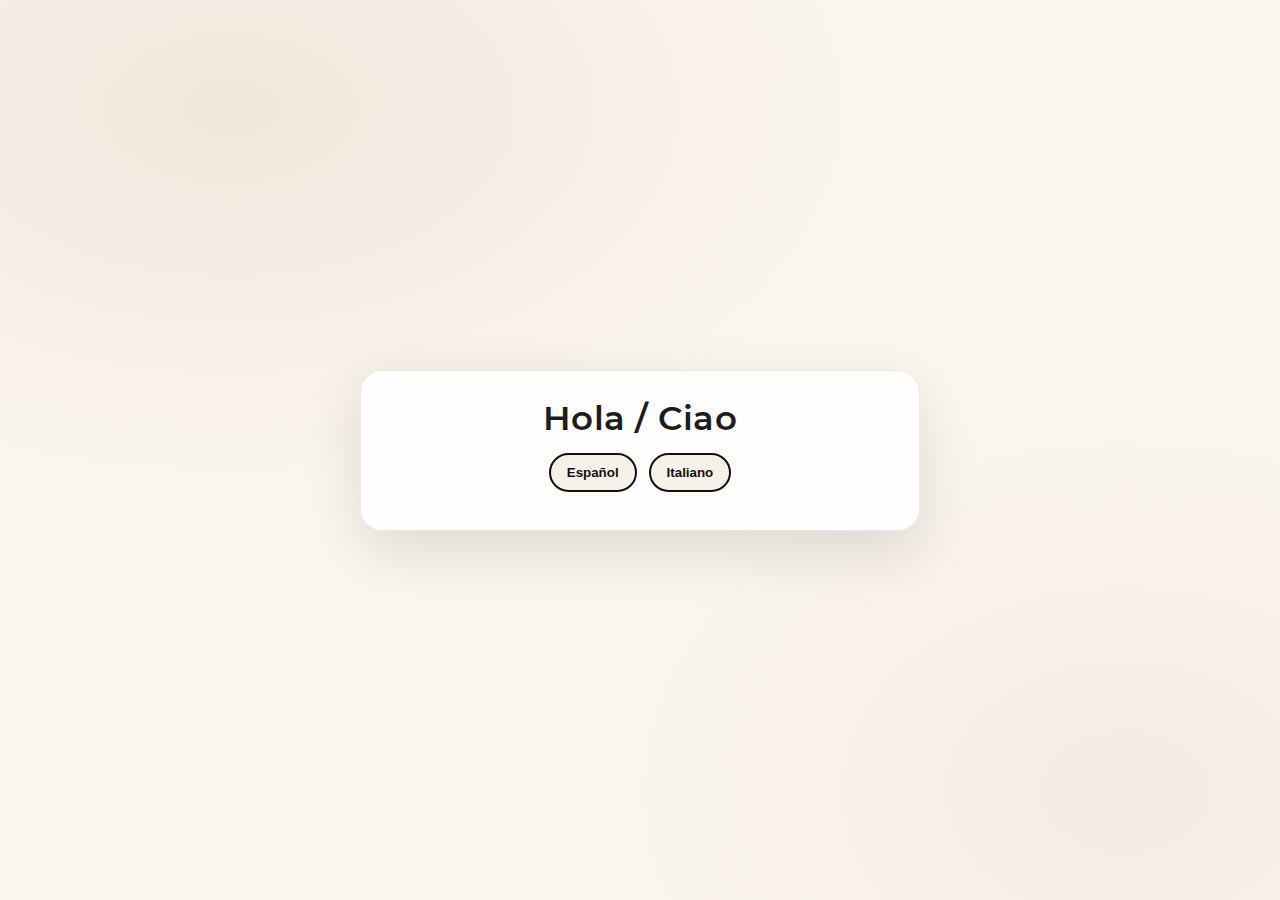
<file: index.html>
<!DOCTYPE html>
<html lang="es">
<head>
  <meta charset="UTF-8" />
  <meta name="viewport" content="width=device-width, initial-scale=1.0" />
  <title>Invitación</title>
  <link rel="stylesheet" href="style.css" />
</head>
<body>

<!-- 1) Idioma -->
<section id="lang-screen" class="screen active">
  <div class="card">
    <h1 id="langTitle"> Hola / Ciao</h1>
    <div class="row">
      <button class="btn" type="button" onclick="setLang('es')">Español</button>
      <button class="btn" type="button" onclick="setLang('it')">Italiano</button>
    </div>
    <p class="hint" id="langHint"></p>
  </div>
</section>

<!-- 2) Código / nombre -->
<section id="code-screen" class="screen">
  <div class="card">
    <h1 id="codeTitle">Coloca tu código</h1>

    <div class="inputRow">
      <input id="codeInput" class="input" type="text" placeholder="Ej: 0020 / 3020" autocomplete="name" />
      <button class="btn" id="enterBtn" type="button" onclick="submitCode()">Entrar</button>
    </div>

    <p class="hint" id="codeHint">* Utiliza el código que te enviamos por WhatsApp.</p>
    <p class="error" id="codeError" aria-live="polite"></p>
  </div>
</section>

<!-- 3) Landing (solo icono + texto + botón SOBRE EL FONDO) -->
<div id="page" class="hidden">
  <header class="hero">
    <div class="hero-overlay">
      <img src="assets/segovia01.png" alt="Segovia" class="hero-icon" />

      <h1 class="hero-title" id="heroText">
        Mauro, estás cordialmente invitado a nuestra boda
      </h1>

      <button class="btn hero-btn" id="heroBtn" type="button" onclick="goToInvitationPage()">
        Ver invitación
      </button>
    </div>
  </header>
</div>






<script src="codes.js"></script>
<script src="script.js"></script>
</body>
</html>
</file>
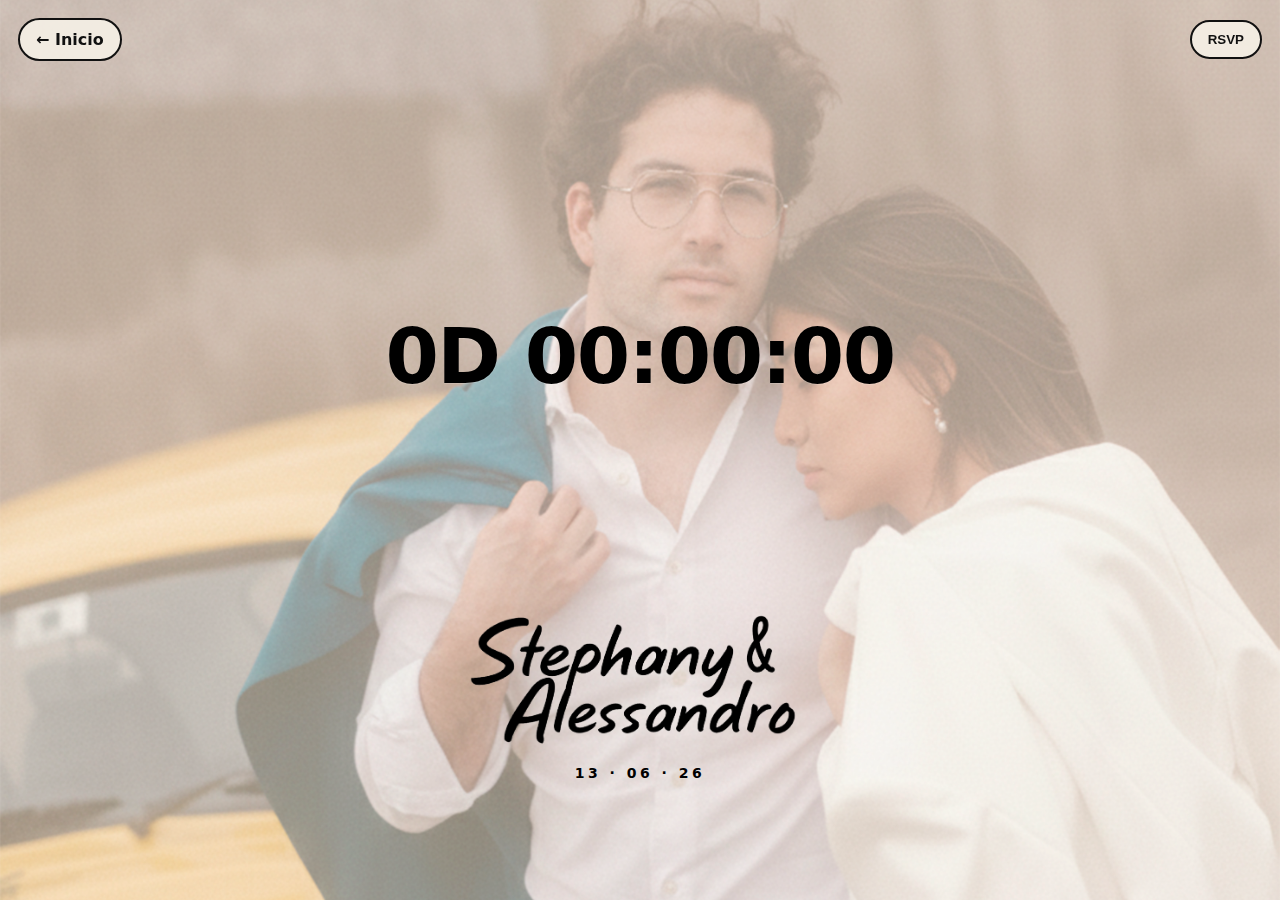
<file: 13jun.html>
<!DOCTYPE html>
<html lang="es">
<head>
  <meta charset="UTF-8" />
  <meta name="viewport" content="width=device-width, initial-scale=1.0"/>
  <title>13 JUN – Countdown</title>
  <link rel="stylesheet" href="13jun.css" />
</head>

<body class="countdown-body">

  <!-- TOP BUTTONS -->
  <header class="topbar">
    <a class="pill" id="backToInvite" href="invitation.html" data-i18n="back_invite">← Inicio</a>
    <button class="pill" id="openRsvp" type="button" data-i18n="rsvp_button">RSVP</button>
  </header>

  <!-- HERO FULLSCREEN -->
  <main class="hero">
    <img class="hero-bg" src="assets/tu-foto.jpg" alt="Foto fondo" data-i18n-alt="hero_alt" />

    <div class="hero-overlay" aria-hidden="true"></div>

    <section class="hero-content">
      <div id="countdown" class="countdown">--D --:--:--</div>

      <div class="names-block">
        <img class="names" src="assets/sya01.png" alt="Stephany & Alessandro" data-i18n-alt="names_alt" />
        <div class="date-small">13 · 06 · 26</div>
      </div>
    </section>
  </main>

  <!-- RSVP MODAL (mismo que ya tenías, copiado tal cual) -->
  <div class="rsvp-modal" id="rsvpModal" aria-hidden="true">
    <div class="rsvp-backdrop" data-close="true"></div>

    <div class="rsvp-stage" role="dialog" aria-modal="true" aria-labelledby="rsvpTitle">
      <img class="rsvp-pet pet-left" src="assets/ginebra.png" alt="Ginebra">
      <img class="rsvp-pet pet-right" src="assets/charlie.png" alt="Charlie">

      <div class="rsvp-card">
        <button class="rsvp-close" type="button" aria-label="Cerrar" data-close="true" data-i18n-aria="rsvp_close_aria">×</button>

        <h2 id="rsvpTitle" class="rsvp-title">RSVP</h2>
        <p class="rsvp-subtitle" data-i18n-html="rsvp_subtitle">Confírmanos tu asistencia antes del <b>30 de Abril 2026</b>.</p>

        <form class="rsvp-form" id="rsvpForm" action="https://docs.google.com/forms/d/e/1FAIpQLSeqXOMdN2yYAvtjHspbOrj5HdDImgDWqViJSf9DFqoNIDdQWQ/formResponse" method="POST" target="rsvpHiddenFrame" accept-charset="utf-8">
          <label class="rsvp-label">
            <span data-i18n="rsvp_name_label">Nombre y apellido</span>
            <input class="rsvp-input" type="text" name="name" required placeholder="Ej: Laura Rossi" data-i18n-placeholder="rsvp_name_placeholder" />
          </label>

          <label class="rsvp-label">
            <span data-i18n="rsvp_attendance_label">¿Asistirás?</span>
            <select class="rsvp-input" name="attendance" required>
              <option value="" selected disabled data-i18n="rsvp_attendance_prompt">Selecciona una opción</option>
              <option value="Sí, asistiré" data-i18n="rsvp_attendance_yes">Sí, asistiré</option>
              <option value="No podré asistir" data-i18n="rsvp_attendance_no">No podré asistir</option>
            </select>
          </label>

          <label class="rsvp-label">
            <span data-i18n="rsvp_diet_label">Alergias / restricciones (opcional)</span>
            <input class="rsvp-input" type="text" name="diet" placeholder="Ej: sin gluten, vegetariano..." data-i18n-placeholder="rsvp_diet_placeholder" />
          </label>

          <label class="rsvp-label">
            <span data-i18n="rsvp_message_label">Mensaje para los novios (opcional)</span>
            <textarea class="rsvp-input rsvp-textarea" name="message" rows="3" placeholder="Escribe algo bonito…" data-i18n-placeholder="rsvp_message_placeholder"></textarea>
          </label>

          <button class="pill rsvp-submit" type="submit" data-i18n="rsvp_submit">Enviar</button>

          <input type="hidden" name="entry.975976503" id="rsvpEntryName" />
          <input type="hidden" name="entry.921828906" id="rsvpEntryAttendance" />
          <input type="hidden" name="entry.680500779" id="rsvpEntryDiet" />
          <input type="hidden" name="entry.1650746140" id="rsvpEntryMessage" />
        </form>
        <iframe name="rsvpHiddenFrame" class="rsvp-hidden-frame" tabindex="-1" aria-hidden="true"></iframe>
      </div>
    </div>
  </div>

  <script src="13jun.js"></script>
</body>
</html>
</file>
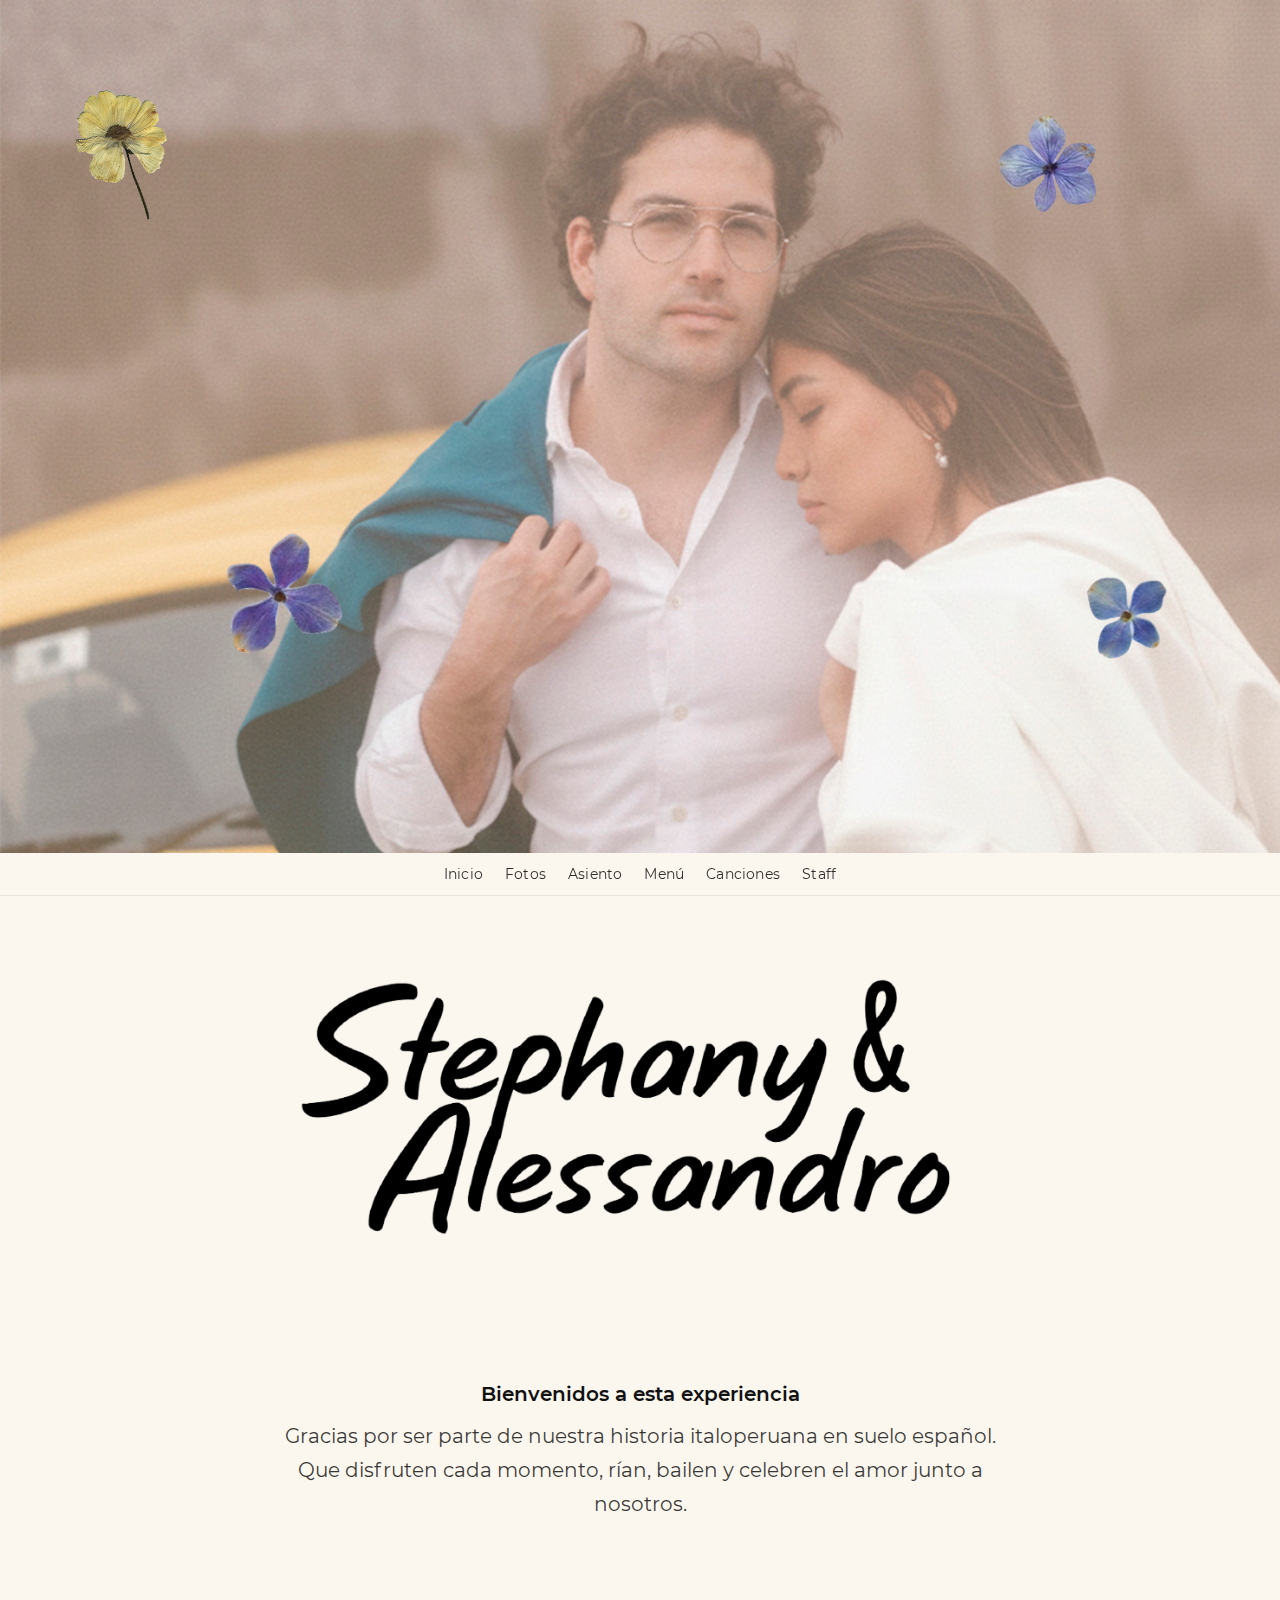
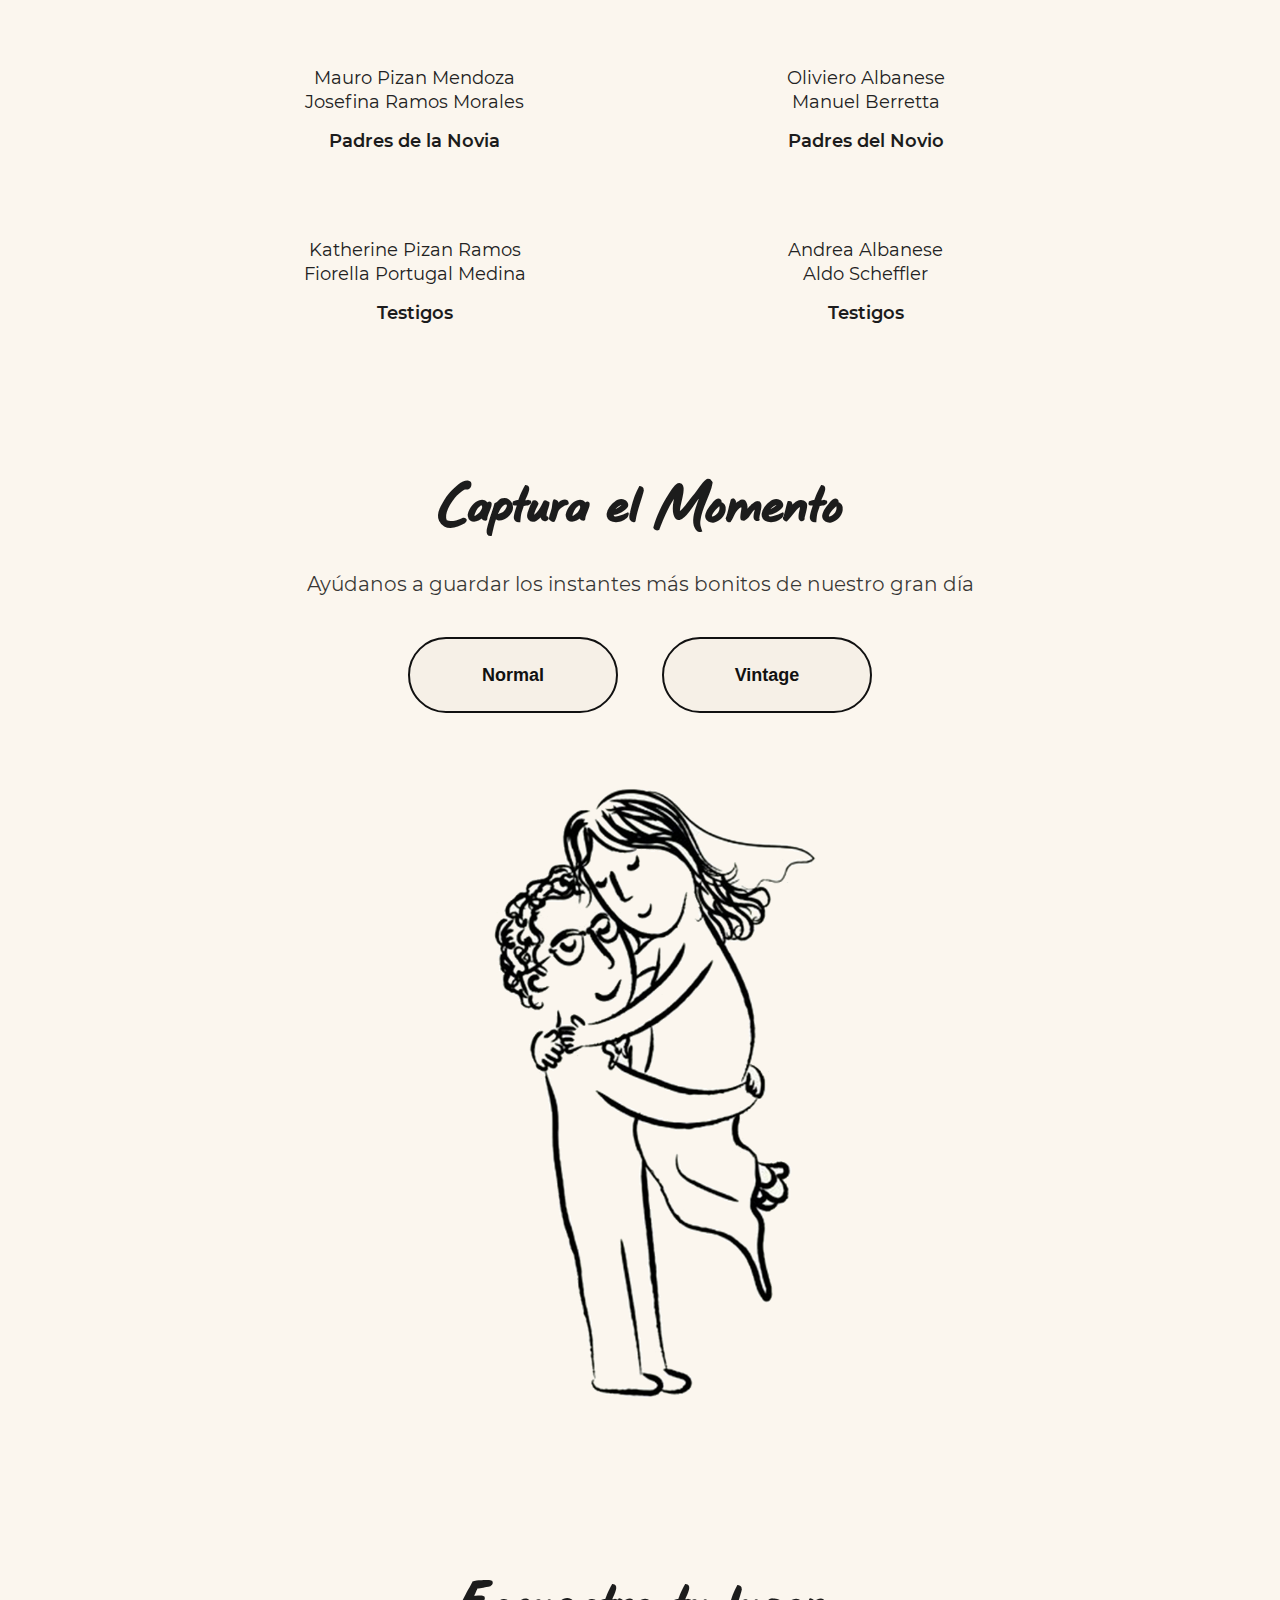
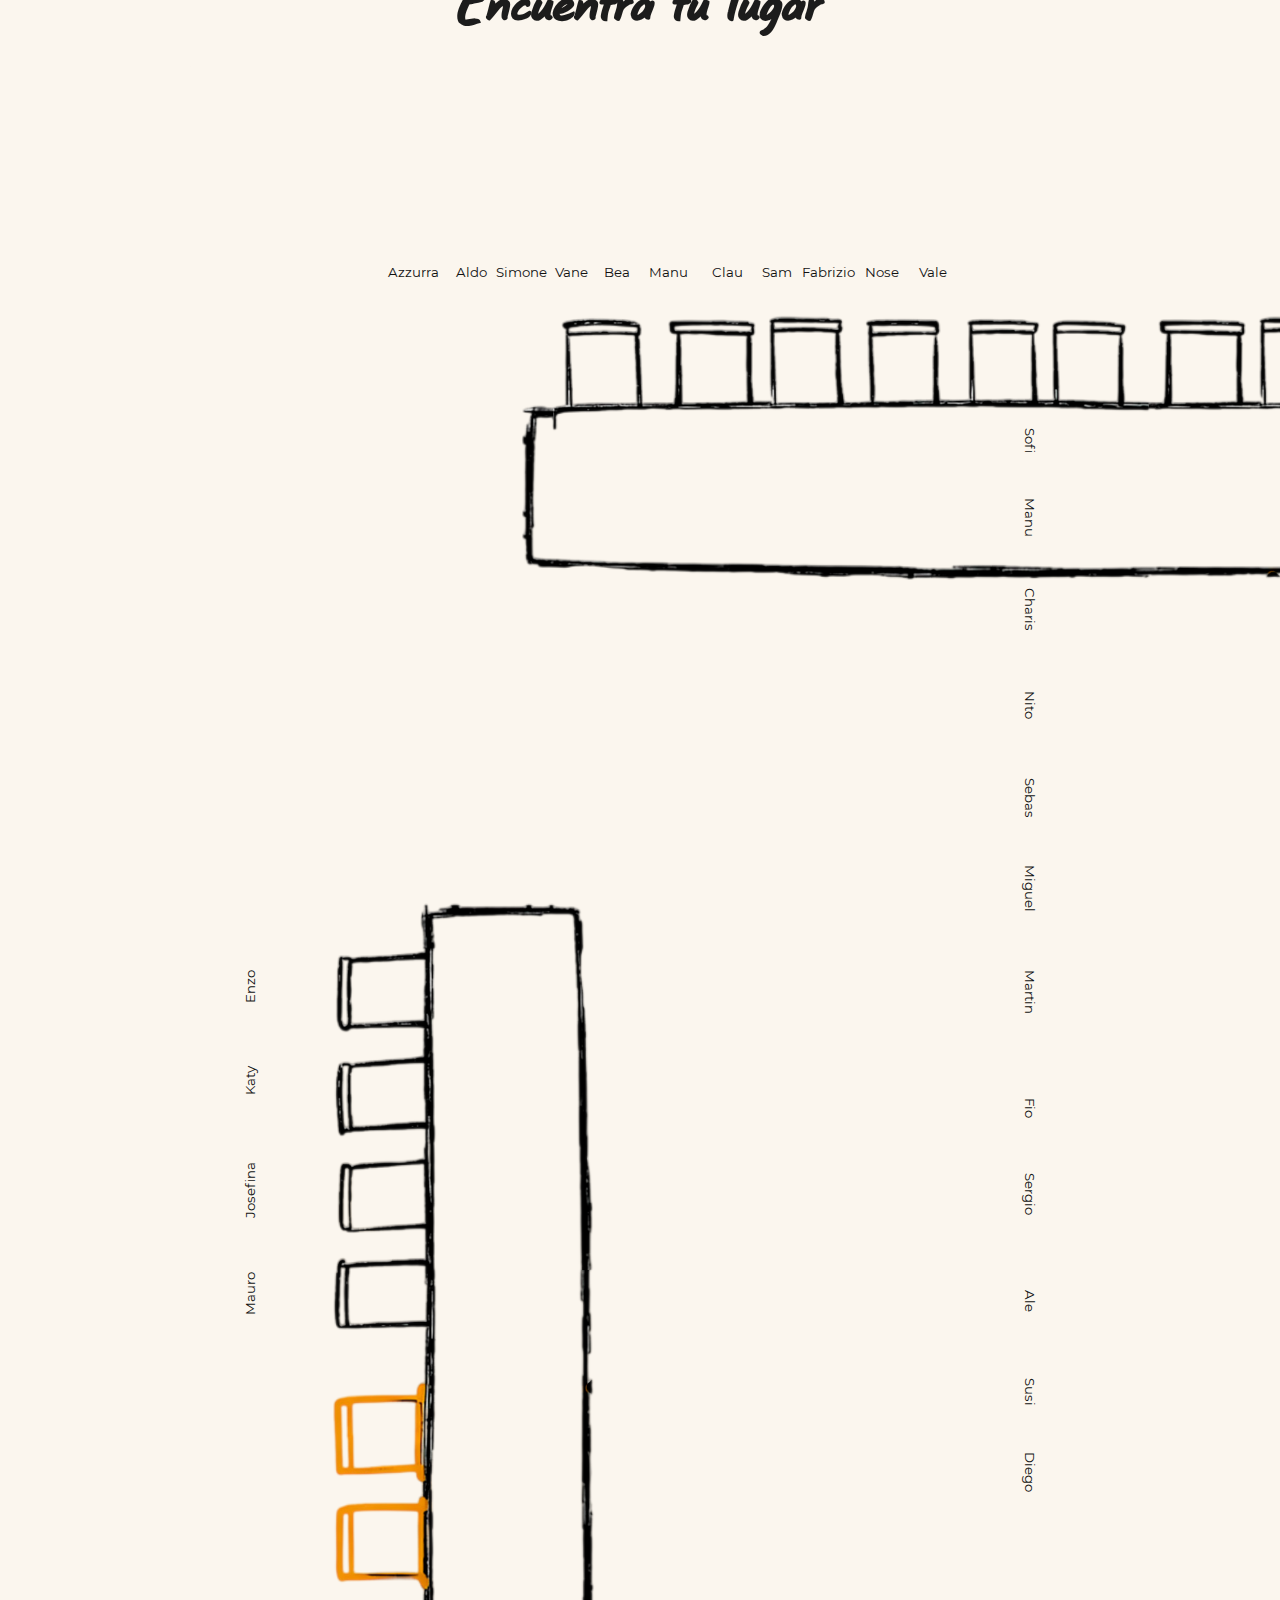
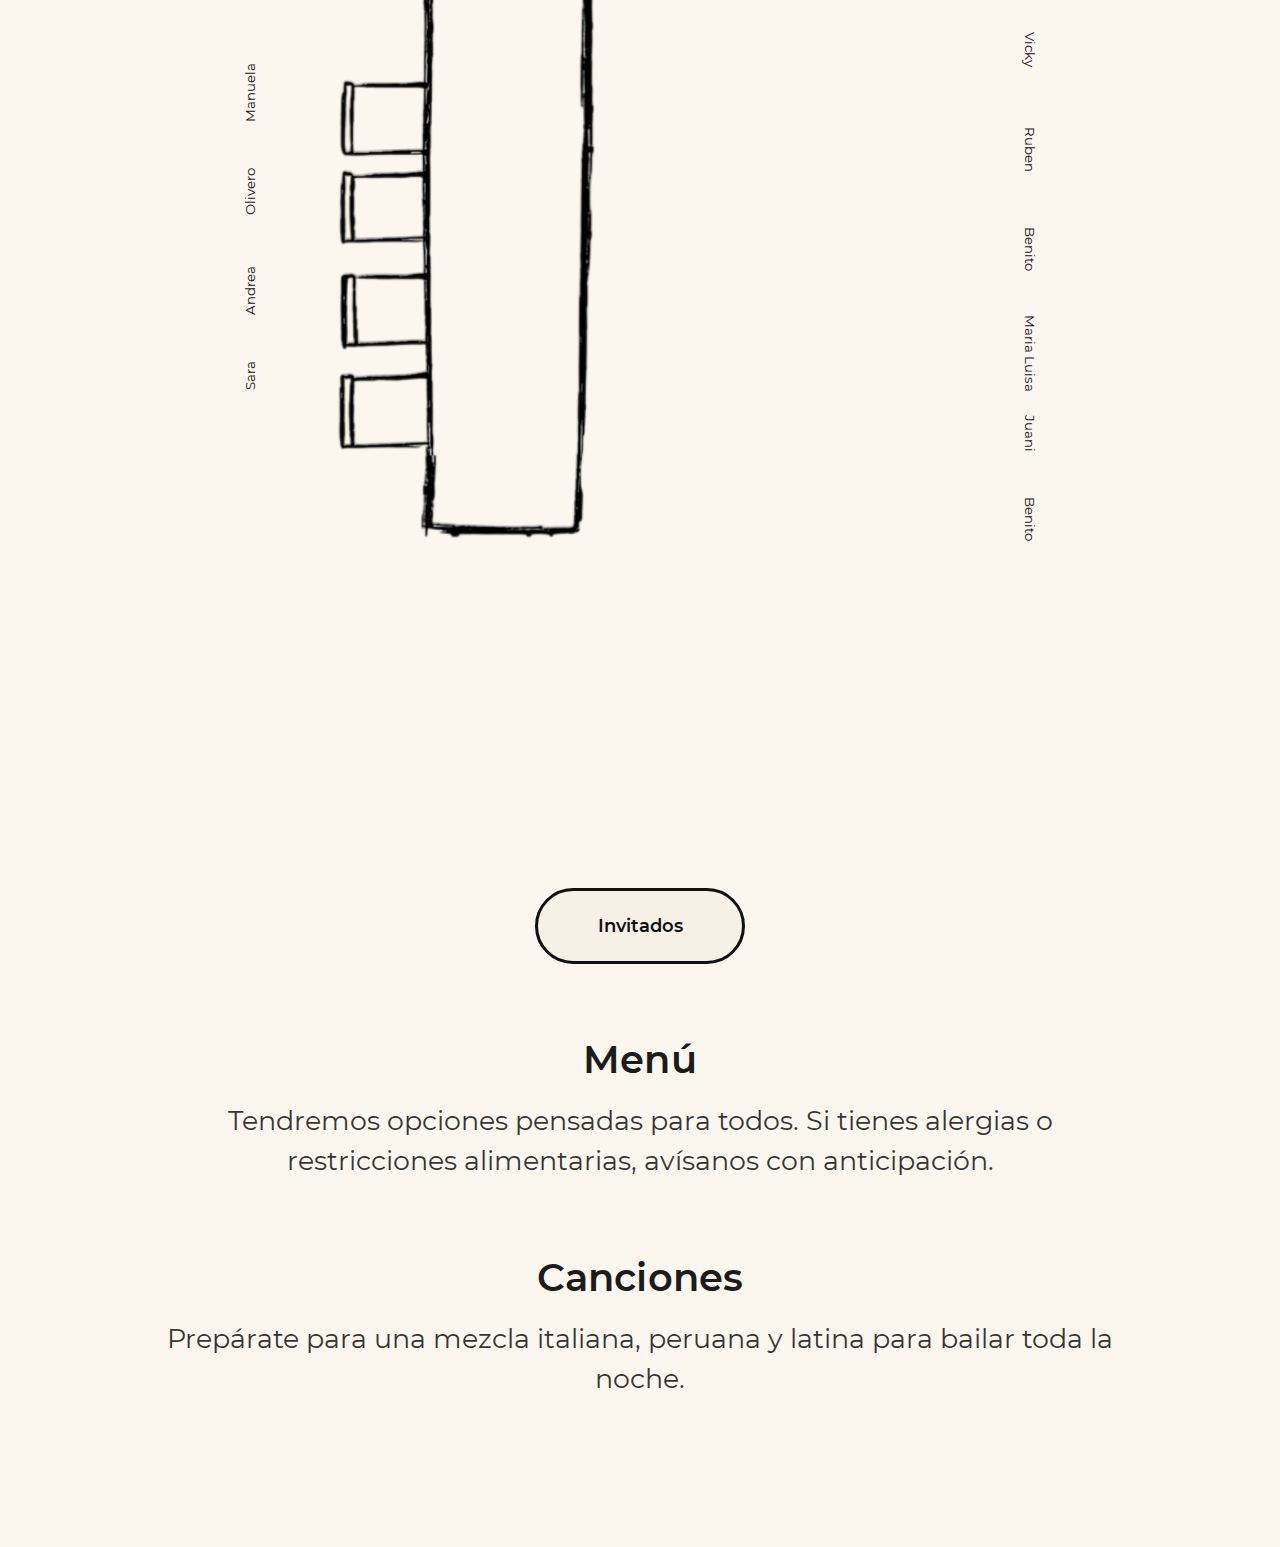
<file: 13jun26.html>
<!DOCTYPE html>
<html lang="es">
<head>
  <meta charset="UTF-8" />
  <meta name="viewport" content="width=device-width, initial-scale=1.0" />
  <title>13 JUN 26</title>
  <link rel="stylesheet" href="style.css" />
  <link rel="stylesheet" href="13jun26.css" />
</head>
<body class="invite-body page-13jun26">
  <header id="inicio" class="invite-hero hero-13jun26">
    <picture>
      <source media="(max-width: 720px)" srcset="assets/tu-foto.jpg" />
      <img class="invite-banner invite-banner-13jun26" src="assets/bannersya02.jpg" alt="Stephany y Alessandro" />
    </picture>

    <div class="banner-stickers" aria-hidden="true">
      <img class="sticker" src="assets/flor01.webp" alt="" style="--x:10%; --y:18%; --s:1.00; --r:-18deg;">
      <img class="sticker" src="assets/flor02.webp" alt="" style="--x:82%; --y:20%; --s:0.90; --r:12deg;">
      <img class="sticker" src="assets/flor03.webp" alt="" style="--x:22%; --y:70%; --s:1.10; --r:8deg;">
      <img class="sticker" src="assets/flor04.webp" alt="" style="--x:88%; --y:72%; --s:0.85; --r:-10deg;">
    </div>

    <div class="mobile-badge" aria-hidden="true">
      <svg class="badge-ring" viewBox="0 0 100 100" aria-hidden="true">
        <defs>
          <path id="badgePath13jun26" d="M50,50 m-35,0 a35,35 0 1,1 70,0 a35,35 0 1,1 -70,0" />
        </defs>
        <text text-anchor="middle">
          <textPath href="#badgePath13jun26" startOffset="50%">STEPH Y ALE • 13 JUN 26 •</textPath>
        </text>
      </svg>
      <button class="mobile-menu-btn" id="mobileMenuBtn" type="button" aria-label="Menu">
        <span></span>
        <span></span>
        <span></span>
      </button>
    </div>
  </header>

  <nav class="invite-nav">
    <div class="invite-nav-inner">
      <a href="#inicio">Inicio</a>
      <a href="#fotos">Fotos</a>
      <a href="#asiento">Asiento</a>
      <a href="#menu">Menú</a>
      <a href="#canciones">Canciones</a>
      <a href="#staff">Staff</a>
    </div>
  </nav>

  <aside class="mobile-menu" id="mobileMenu" aria-hidden="true">
    <div class="mobile-menu-backdrop" data-close="true"></div>
    <div class="mobile-menu-panel" role="dialog" aria-modal="true">
      <button class="mobile-menu-close" type="button" data-close="true" aria-label="Cerrar menú">×</button>
      <nav class="mobile-menu-links">
        <a href="#inicio">Inicio</a>
        <a href="#fotos">Fotos</a>
        <a href="#asiento">Asiento</a>
        <a href="#menu">Menú</a>
        <a href="#canciones">Canciones</a>
        <a href="#staff">Staff</a>
      </nav>
    </div>
  </aside>

  <main class="invite-main invite-main-13jun26">
    <section class="invite-section invite-intro intro-13jun26">
      <div class="names-wrap names-wrap-13jun26">
        <img class="names-img" src="assets/sya01.png" alt="Stephany y Alessandro" />
      </div>

      <p class="intro-text intro-text-13jun26">
        <strong>Bienvenidos a esta experiencia</strong><br>
        Gracias por ser parte de nuestra historia italoperuana en suelo español.<br>
        Que disfruten cada momento, rían, bailen y celebren el amor junto a nosotros.
      </p>

      <div class="inicio-family-grid-13jun26">
        <article class="inicio-family-card-13jun26">
          <p>Mauro Pizan Mendoza<br>Josefina Ramos Morales</p>
          <h3>Padres de la Novia</h3>
        </article>

        <article class="inicio-family-card-13jun26">
          <p>Oliviero Albanese<br>Manuel Berretta</p>
          <h3>Padres del Novio</h3>
        </article>

        <article class="inicio-family-card-13jun26">
          <p>Katherine Pizan Ramos<br>Fiorella Portugal Medina</p>
          <h3>Testigos</h3>
        </article>

        <article class="inicio-family-card-13jun26">
          <p>Andrea Albanese<br>Aldo Scheffler</p>
          <h3>Testigos</h3>
        </article>
      </div>
    </section>

    <section id="fotos" class="invite-section section-13jun26 photos-13jun26">
      <h2 class="details-title capture-title-13jun26">Captura el Momento</h2>
      <p class="capture-text-13jun26">Ayúdanos a guardar los instantes más bonitos de nuestro gran día</p>

      <div class="capture-buttons-13jun26">
        <button class="btn capture-btn-13jun26" type="button">Normal</button>
        <button id="btnVintage" class="btn capture-btn-13jun26" type="button">Vintage</button>
      </div>

      <div class="capture-image-wrap-13jun26">
        <img src="assets/baile01.png" alt="Ilustración de baile" class="capture-image-13jun26" />
      </div>
    </section>

    <section id="asiento" class="invite-section section-13jun26 seat-13jun26">
      <h2 class="details-title capture-title-13jun26">Encuentra tu lugar</h2>
      <div class="seating-map" aria-label="Plano de invitados">
        <img src="assets/mesa01.png" alt="Mapa de mesas" />

        <span class="name azzurra">Azzurra</span>
        <span class="name aldo">Aldo</span>
        <span class="name simone">Simone</span>
        <span class="name vane">Vane</span>
        <span class="name bea">Bea</span>
        <span class="name manu-top">Manu</span>
        <span class="name clau">Clau</span>
        <span class="name sam">Sam</span>
        <span class="name fabrizio">Fabrizio</span>
        <span class="name nose">Nose</span>
        <span class="name vale">Vale</span>

        <span class="name right-top sofi">Sofi</span>
        <span class="name right-top manu-right">Manu</span>
        <span class="name right-top charis">Charis</span>
        <span class="name right-top nito">Nito</span>
        <span class="name right-top sebas">Sebas</span>
        <span class="name right-top miguel">Miguel</span>
        <span class="name right-top martin">Martin</span>
        <span class="name right-top fio">Fio</span>
        <span class="name right-top sergio">Sergio</span>
        <span class="name right-top ale">Ale</span>
        <span class="name right-top susi">Susi</span>
        <span class="name right-top diego">Diego</span>

        <span class="name right-top vicky">Vicky</span>
        <span class="name right-top ruben">Ruben</span>
        <span class="name right-top benito-1">Benito</span>
        <span class="name right-top maria-luisa">Maria Luisa</span>
        <span class="name right-top benito-2">Benito</span>
        <span class="name right-top juani">Juani</span>

        <span class="name left-side enzo">Enzo</span>
        <span class="name left-side katy">Katy</span>
        <span class="name left-side josefina">Josefina</span>
        <span class="name left-side mauro">Mauro</span>

        <span class="name left-side manuela">Manuela</span>
        <span class="name left-side olivero">Olivero</span>
        <span class="name left-side andrea">Andrea</span>
        <span class="name left-side sara">Sara</span>

        <div class="seat-guests-pill-13jun26">Invitados</div>
      </div>
    </section>

    <section id="menu" class="invite-section section-13jun26">
      <h2>Menú</h2>
      <div class="card-13jun26 text-card-13jun26">
        Tendremos opciones pensadas para todos. Si tienes alergias o restricciones alimentarias,
        avísanos con anticipación.
      </div>
    </section>

    <section id="canciones" class="invite-section section-13jun26">
      <h2>Canciones</h2>
      <div class="card-13jun26 text-card-13jun26">
        Prepárate para una mezcla italiana, peruana y latina para bailar toda la noche.
      </div>
    </section>

    <section id="staff" class="invite-section section-13jun26"></section>
  </main>

  <script src="13jun26.js"></script>
</body>
</html>
</file>
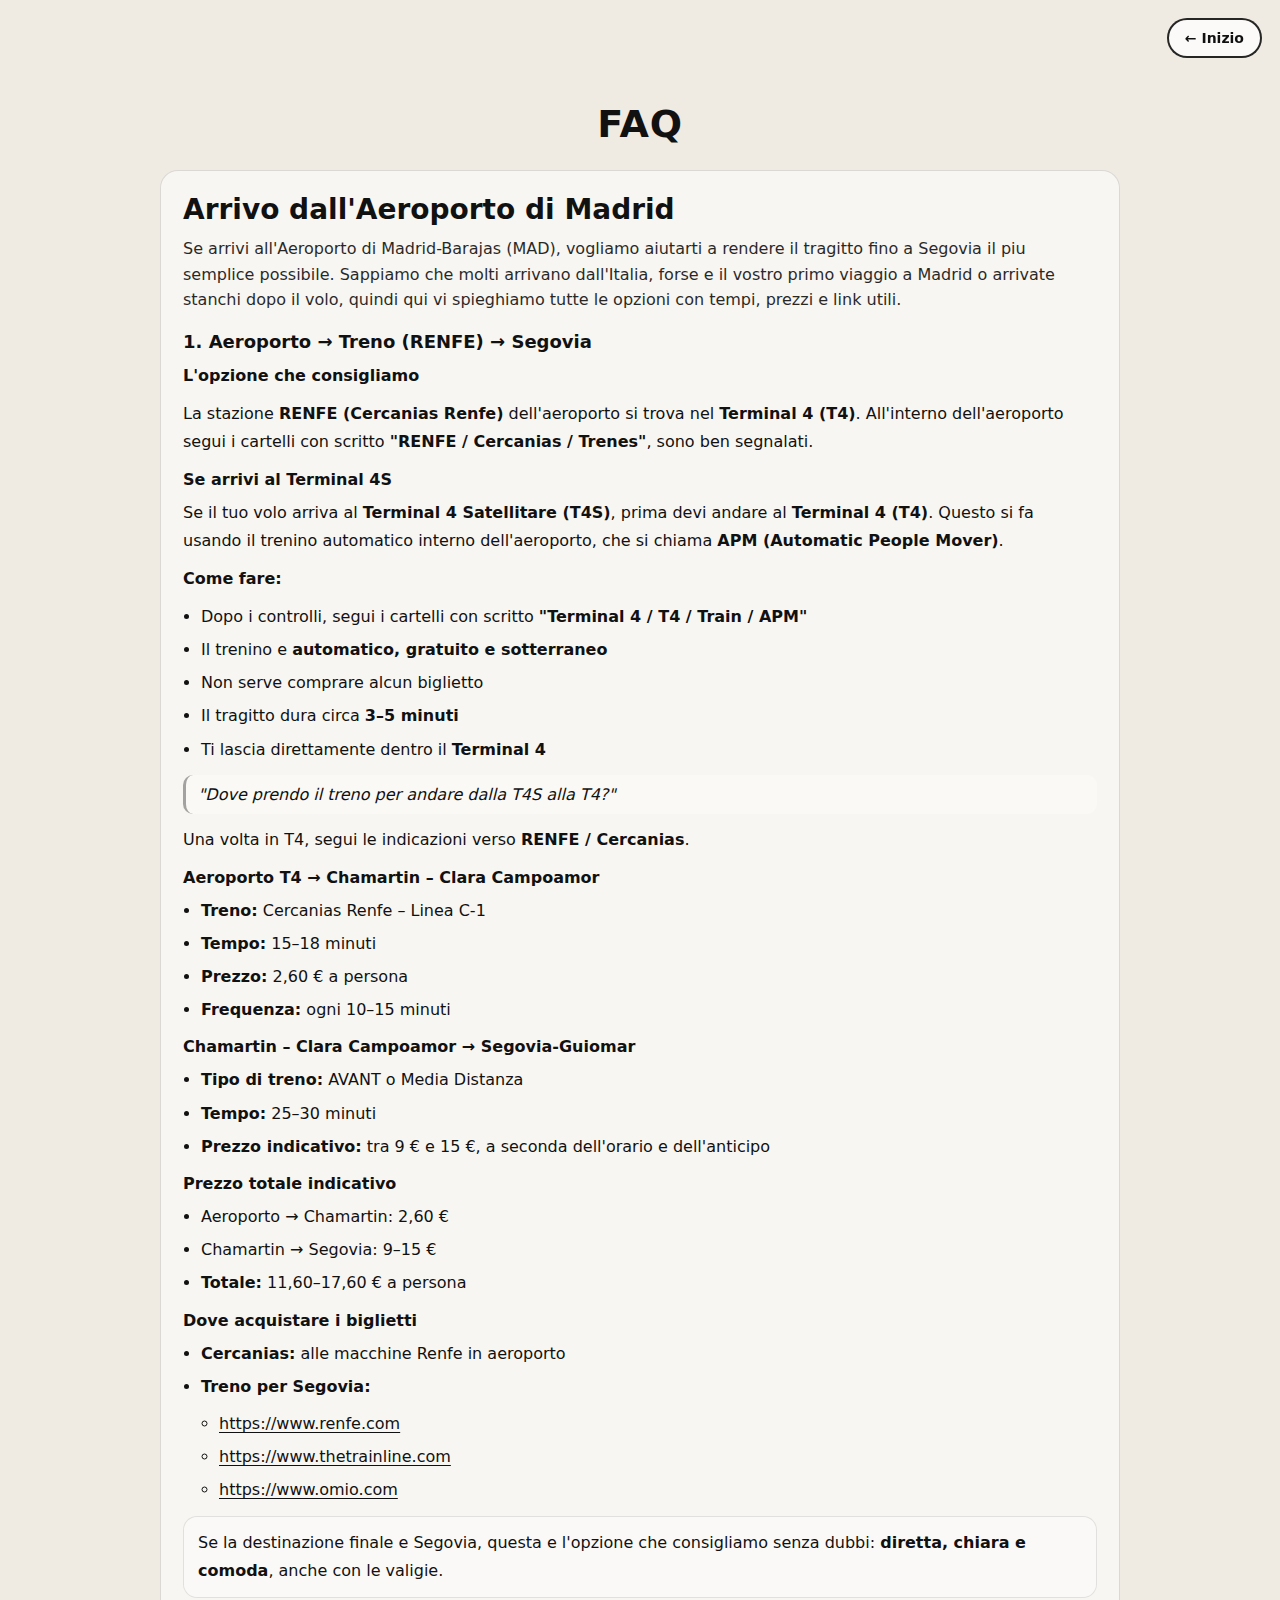
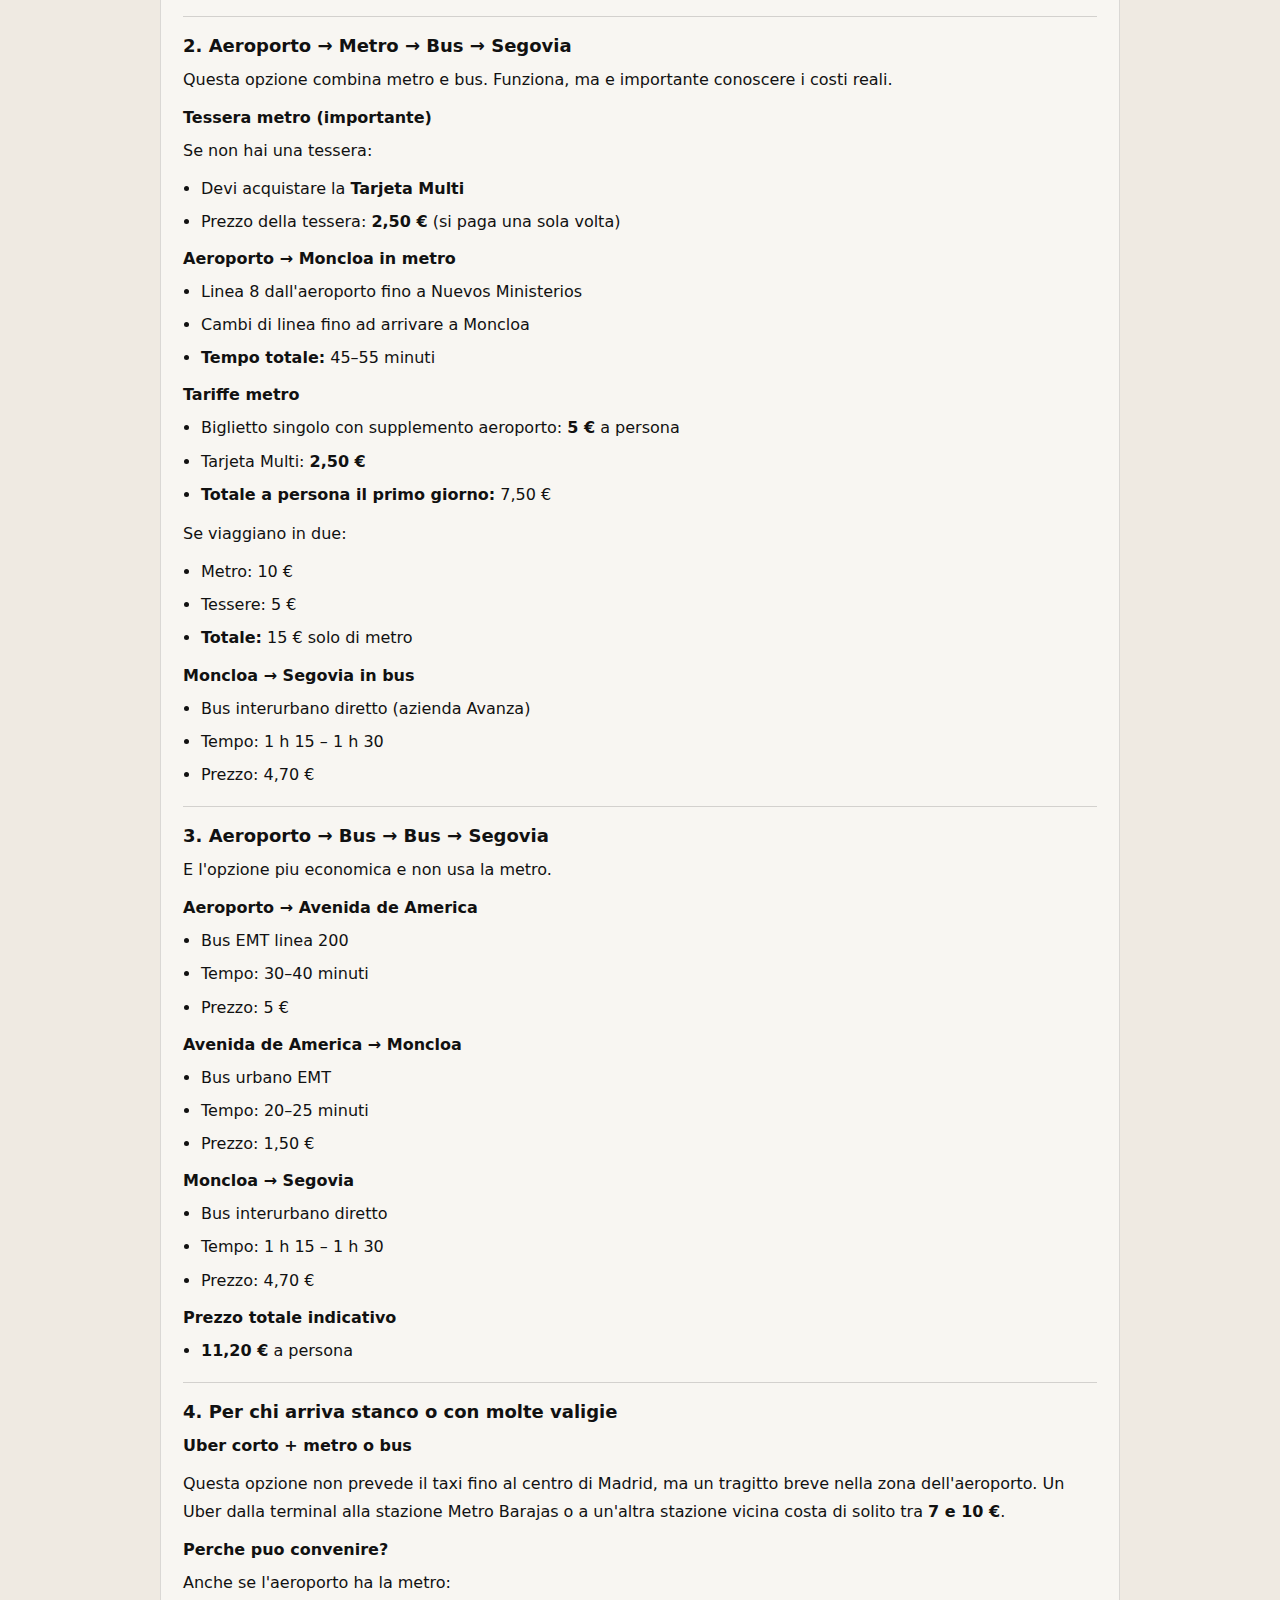
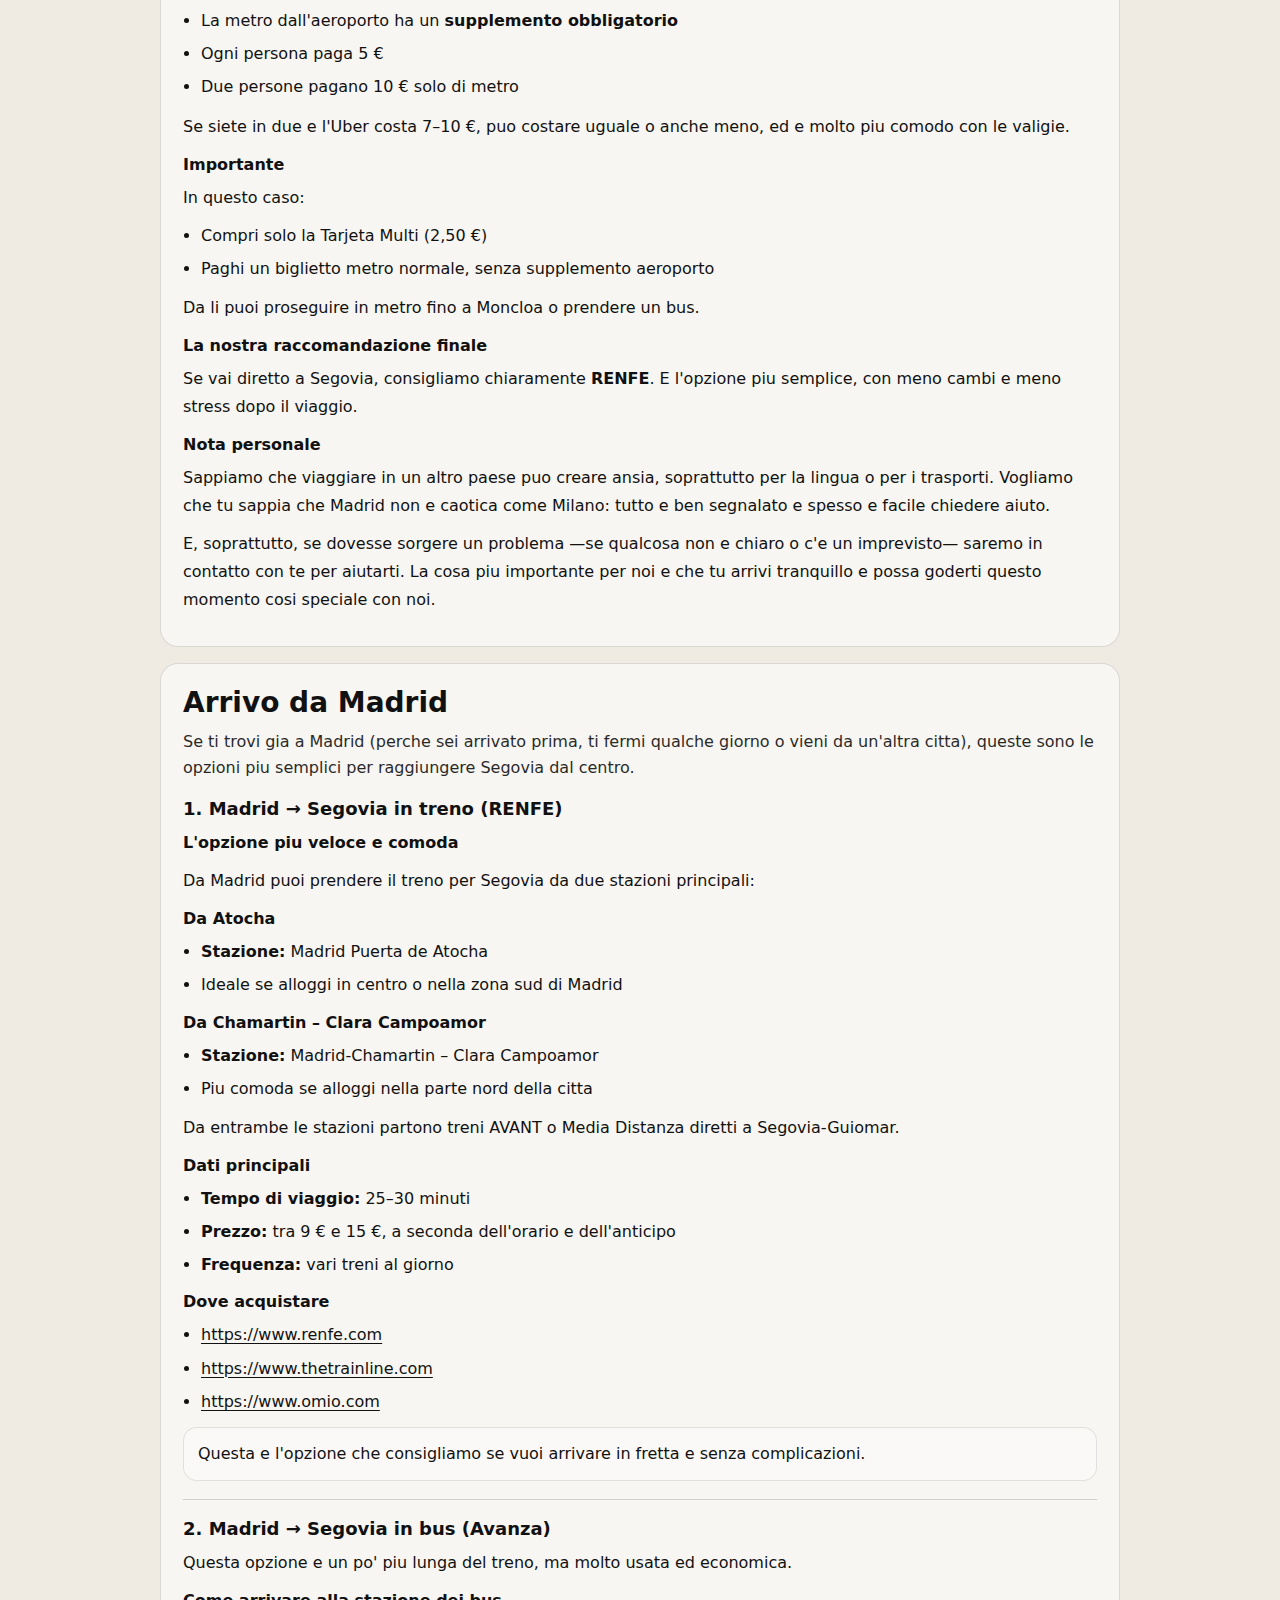
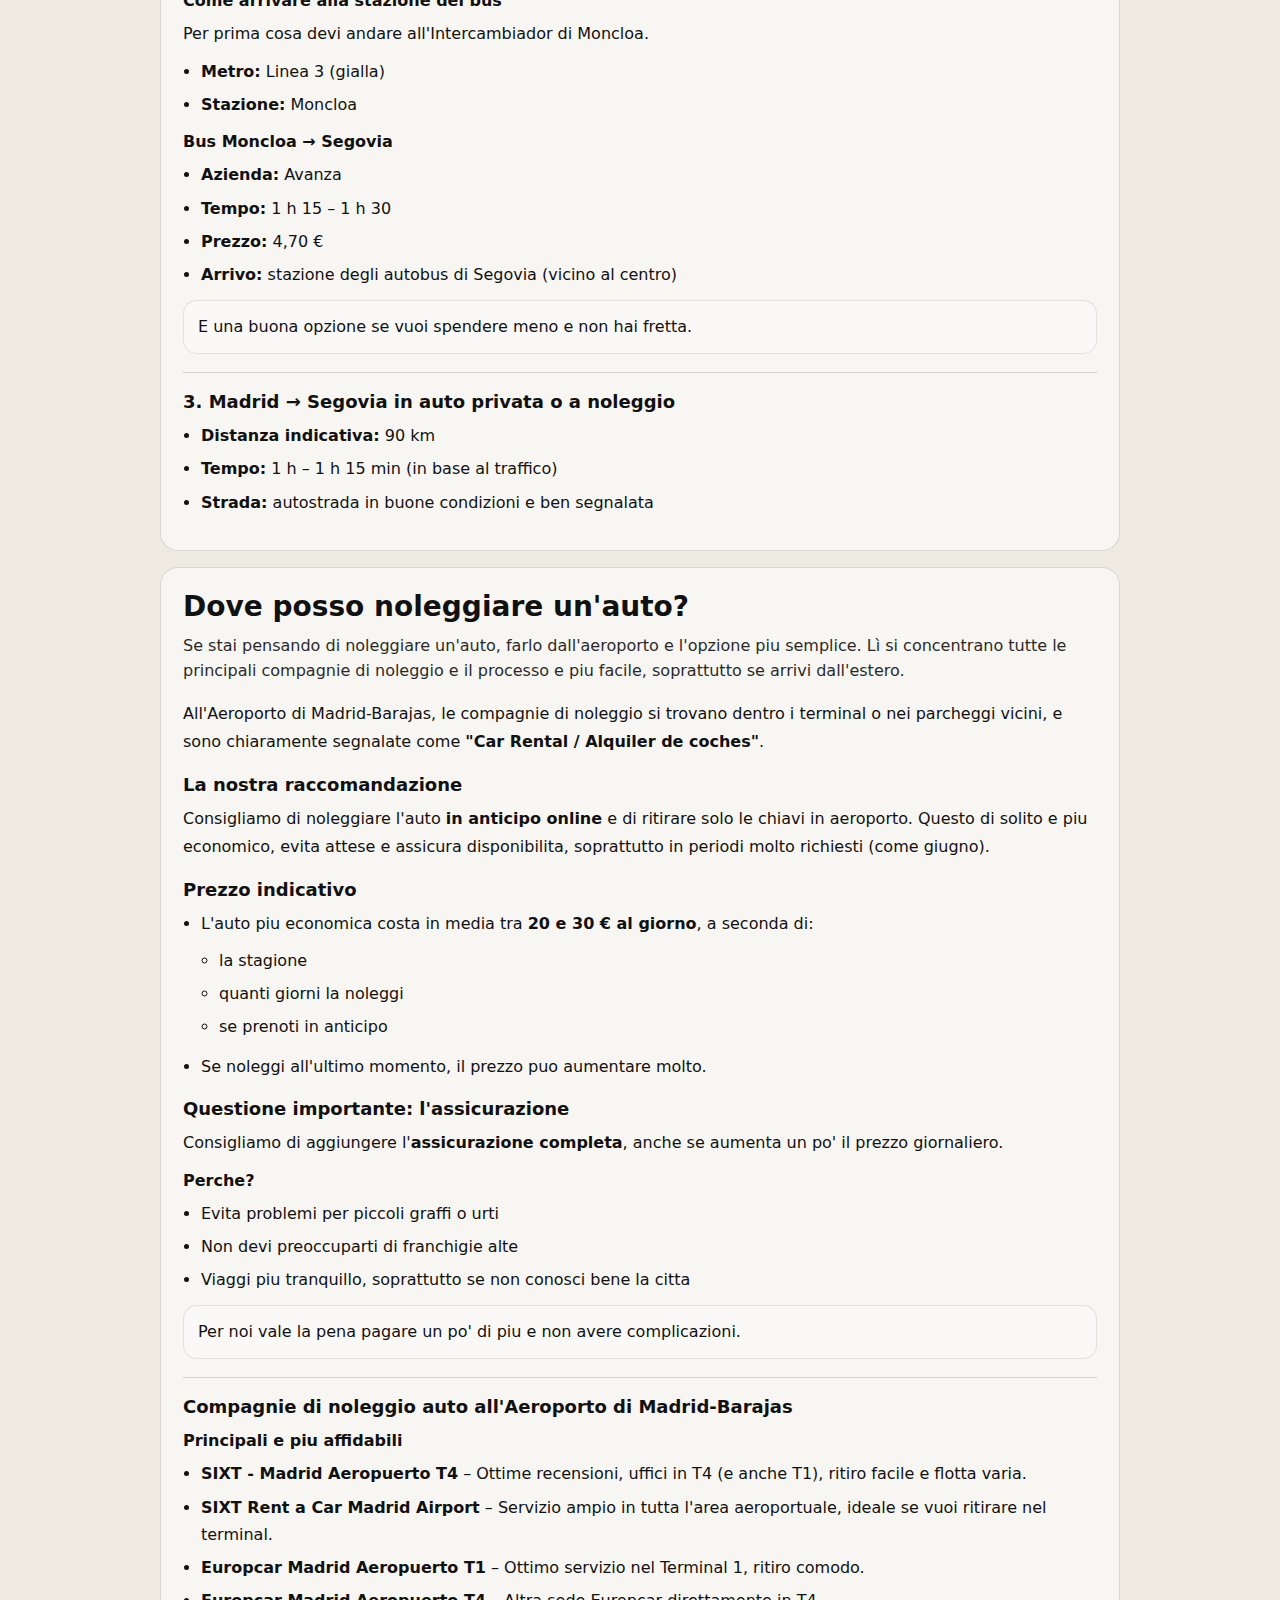
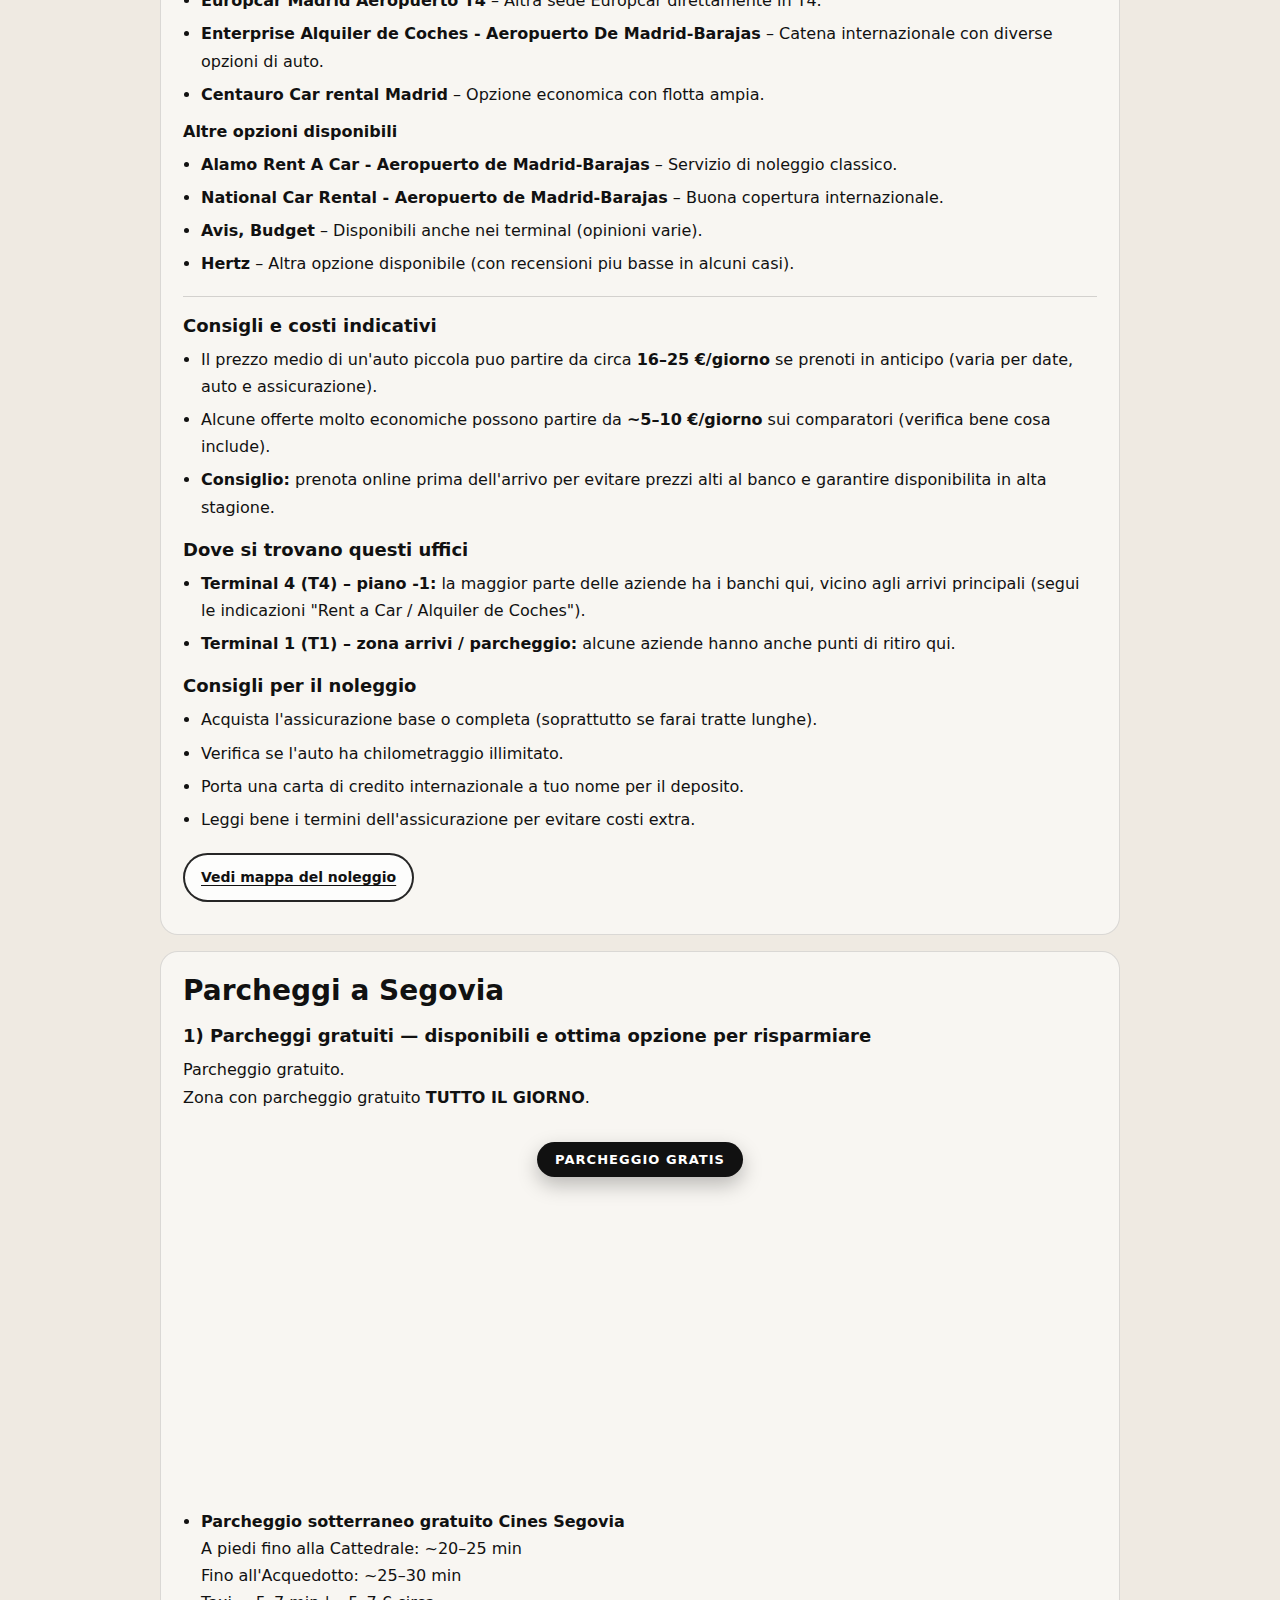
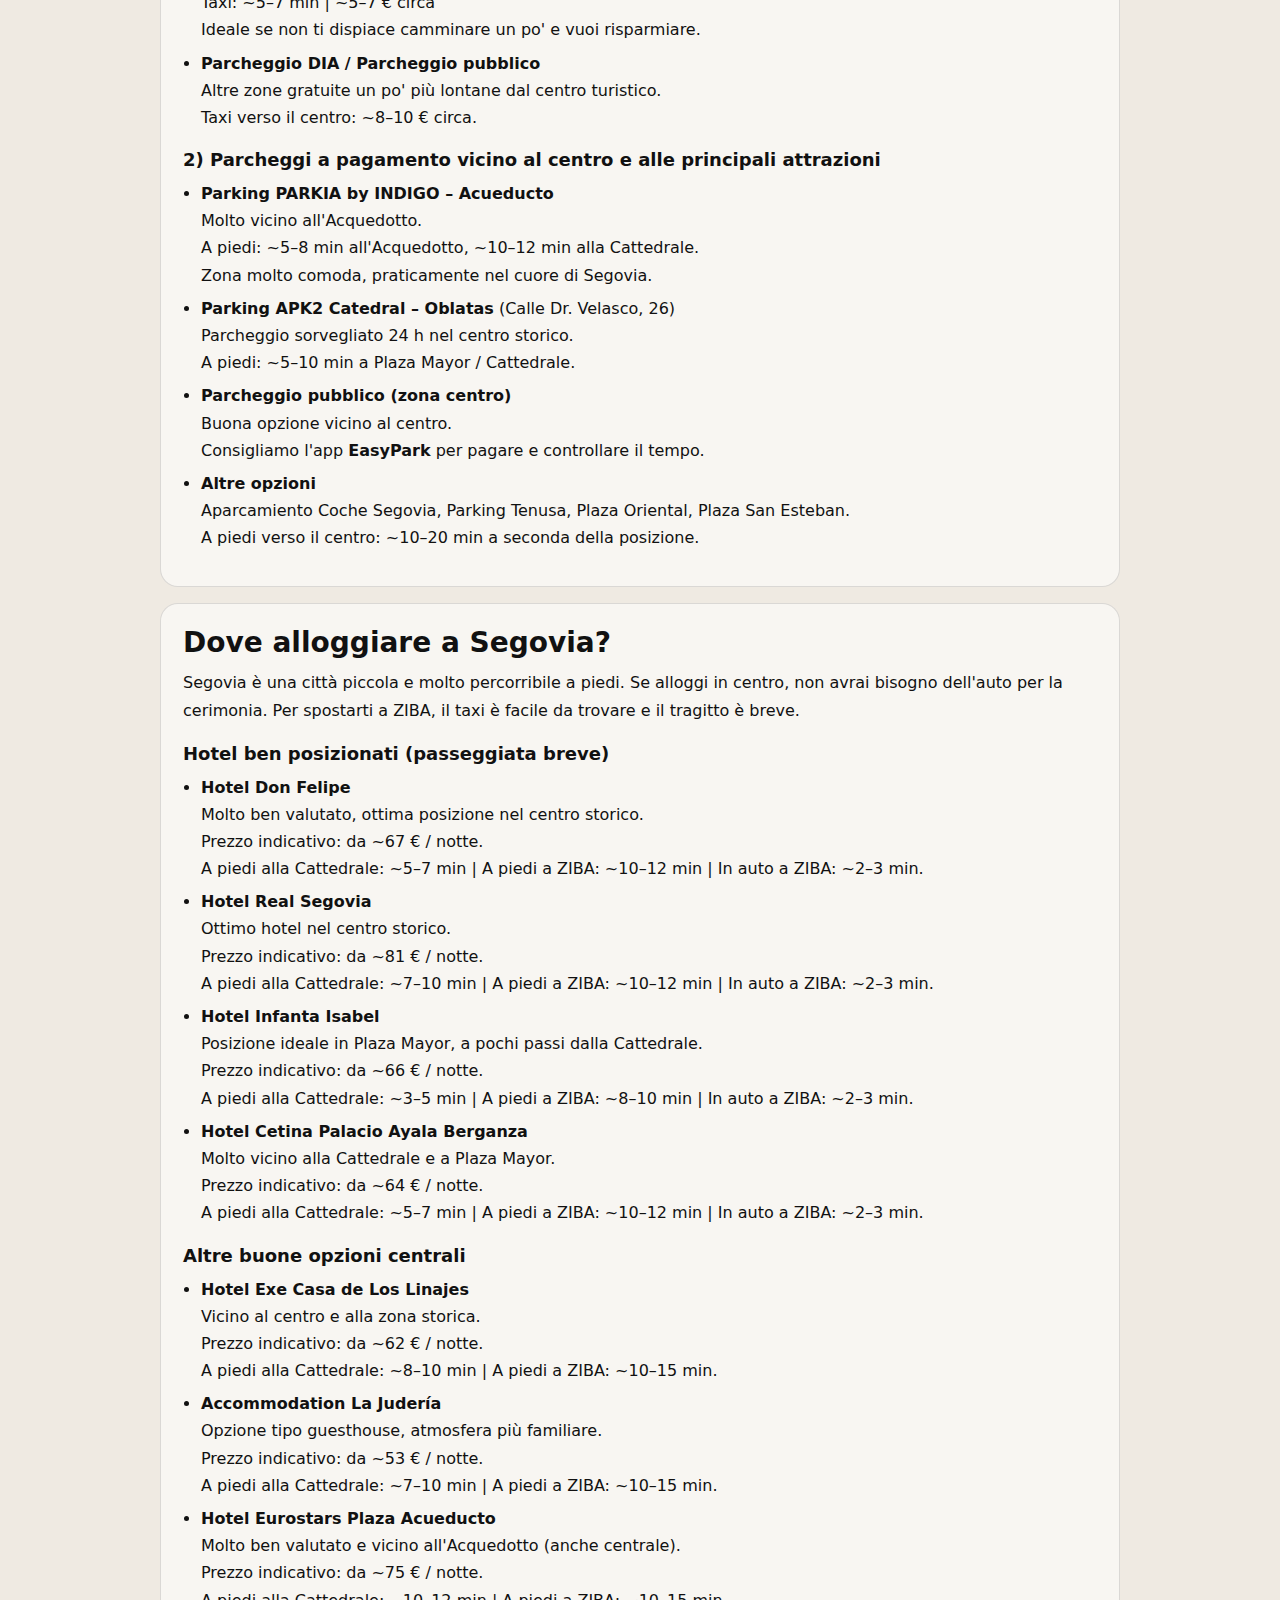
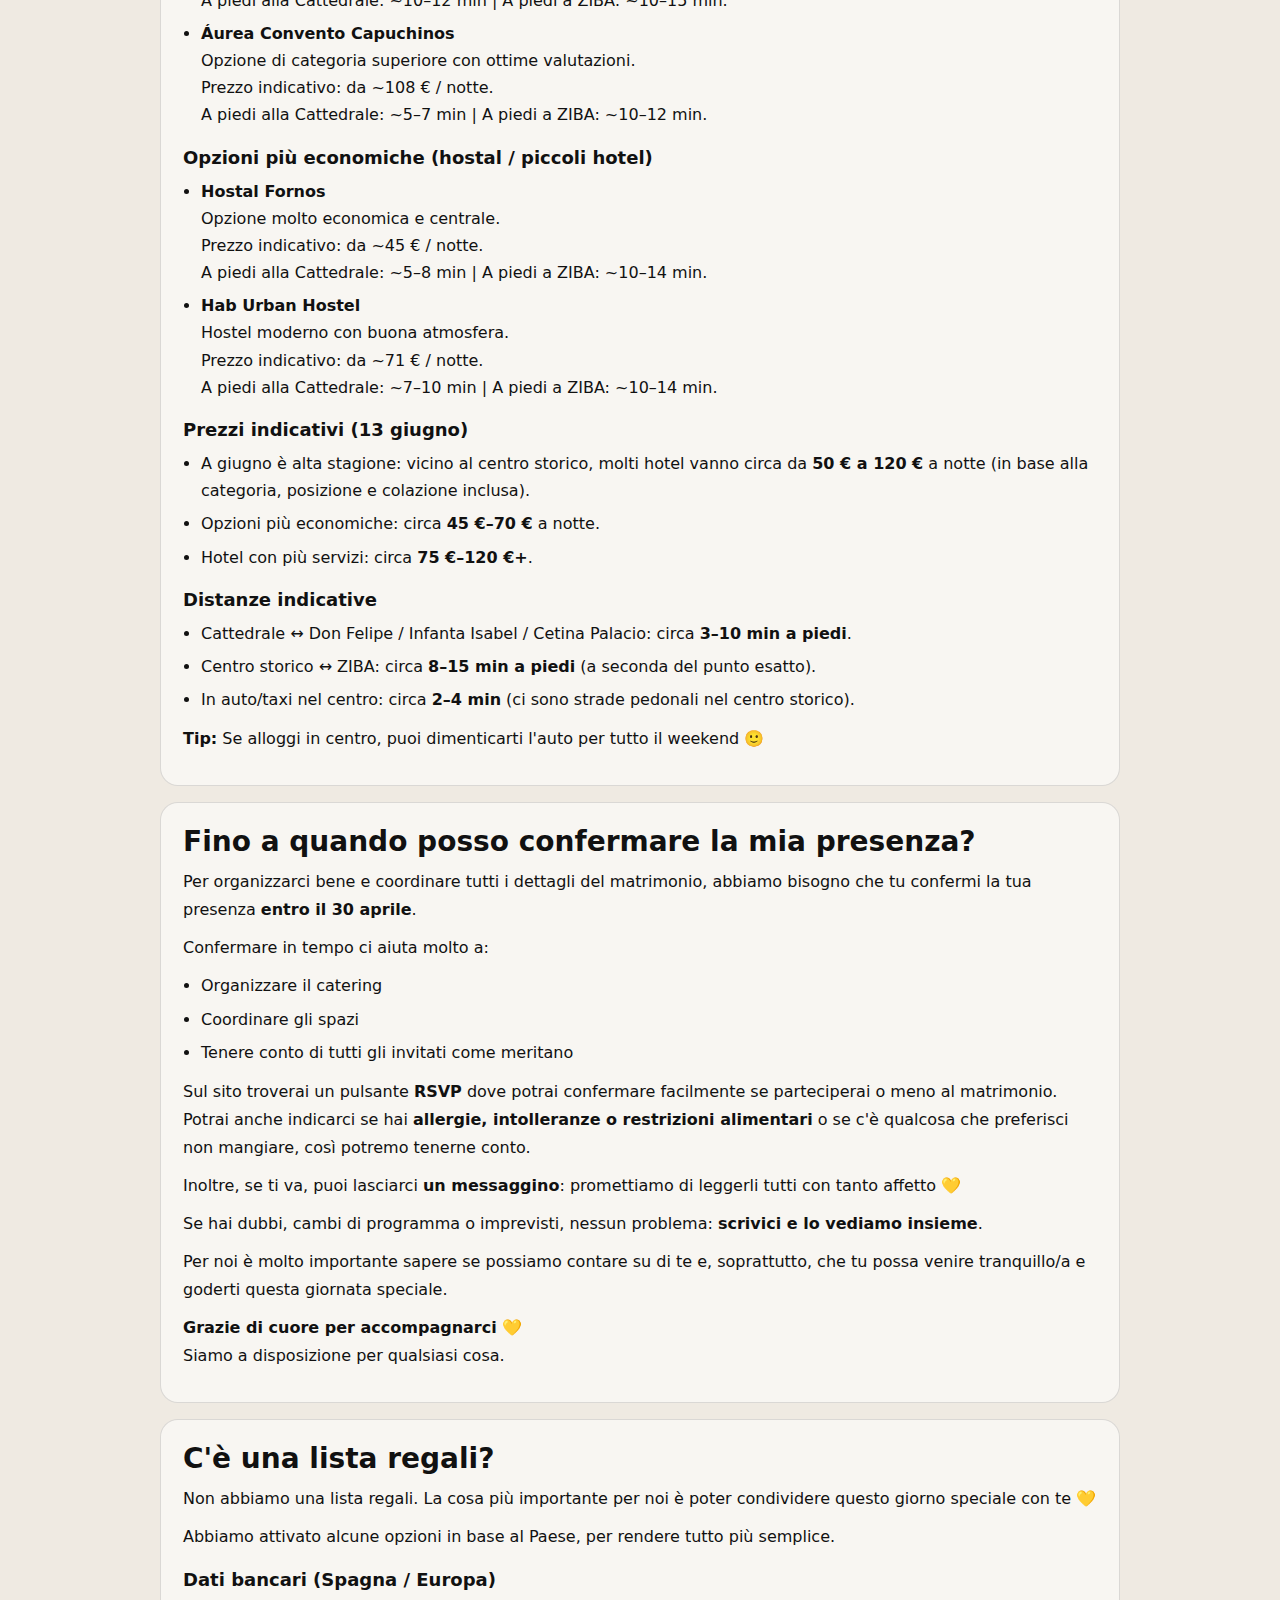
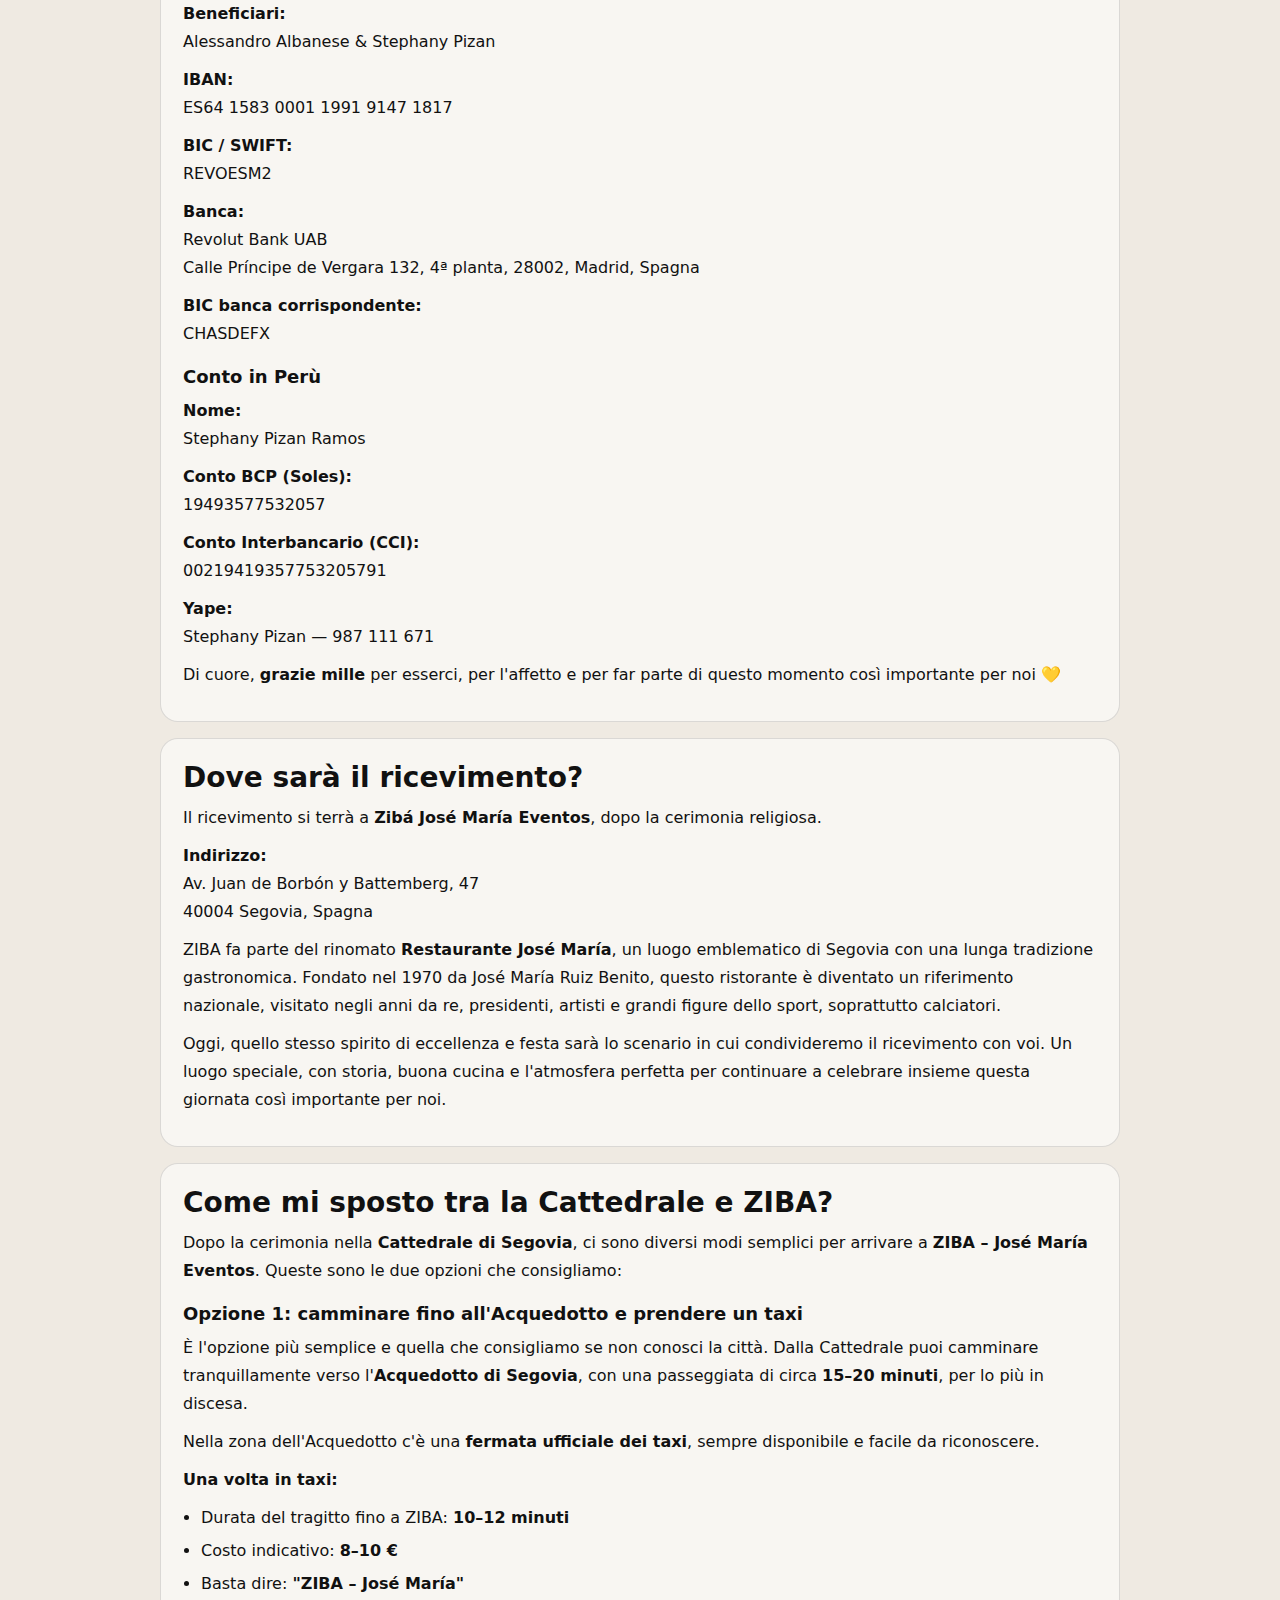
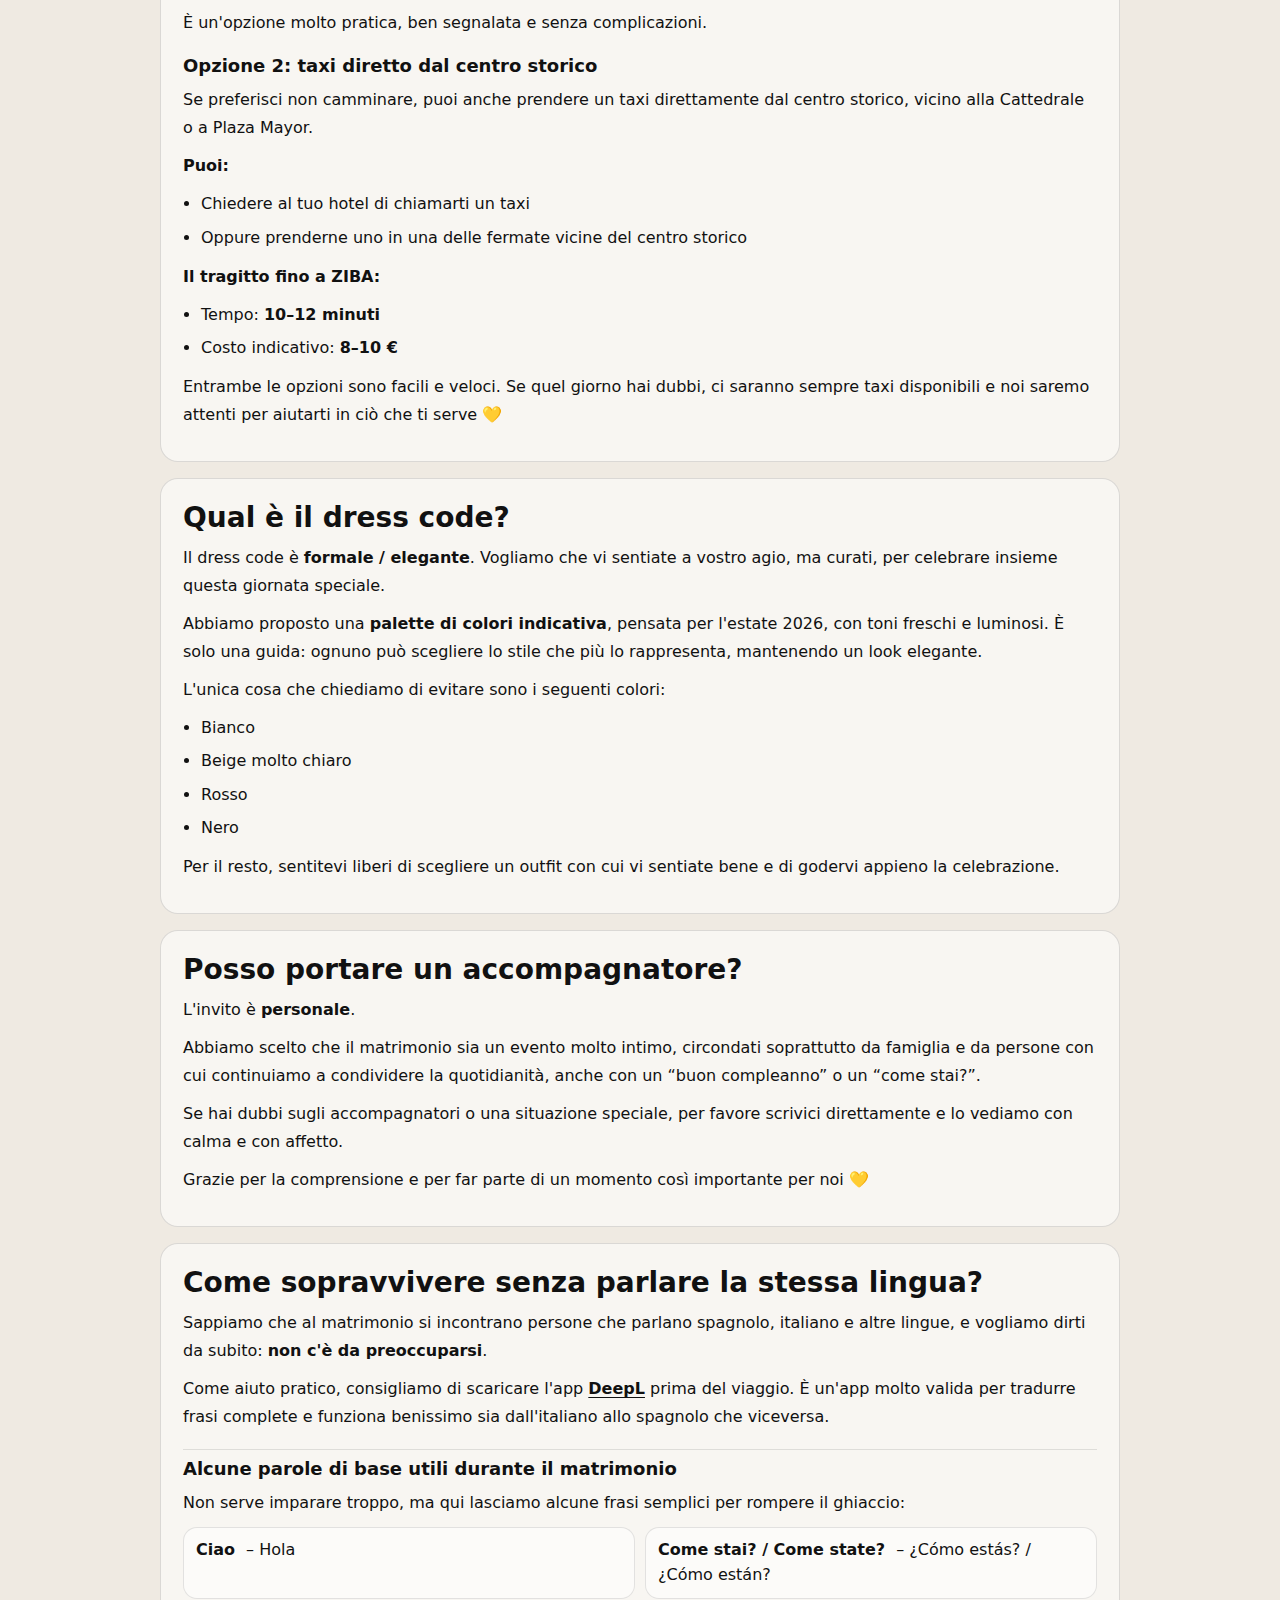
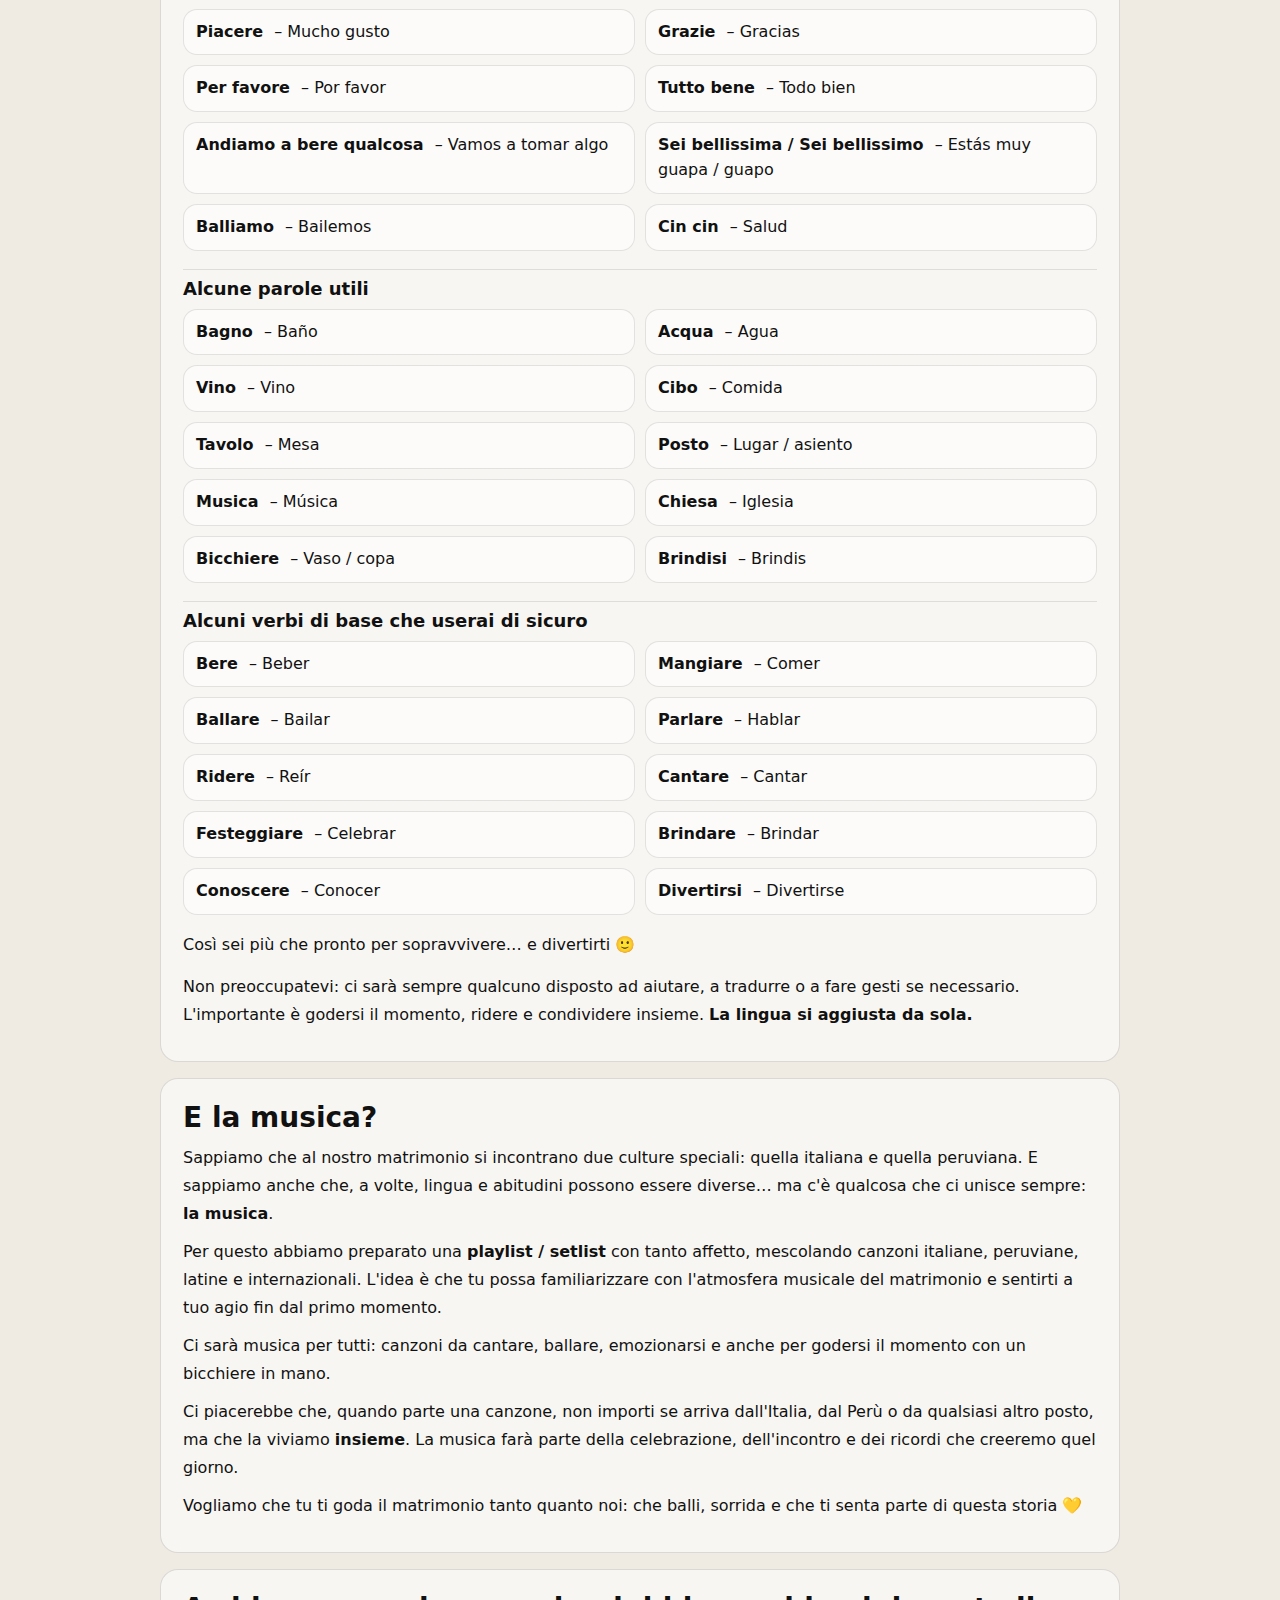
<file: faq-it.html>
<!doctype html>
<html lang="it">
<head>
  <meta charset="utf-8" />
  <meta name="viewport" content="width=device-width, initial-scale=1" />
  <title>FAQ</title>

  <!-- Tu CSS -->
  <link rel="stylesheet" href="faq.css" />
</head>

<body>

  <!-- TOP BAR -->
  <header class="topbar">
    <!-- Cambia invitation.html por el nombre real de tu página principal -->
    <a class="pill" id="backToInvite" href="invitation.html#faq">← Inizio</a>
  </header>

  <main class="faq-container">
    <h1 class="faq-title">FAQ</h1>

    <!-- FAQ 1 -->
    <section class="faq-block" id="aeropuerto">
      <h2 class="faq-q">Arrivo dall'Aeroporto di Madrid</h2>

      <p class="faq-intro">
        Se arrivi all'Aeroporto di Madrid-Barajas (MAD), vogliamo aiutarti a rendere il tragitto fino a Segovia il piu semplice possibile.
        Sappiamo che molti arrivano dall'Italia, forse e il vostro primo viaggio a Madrid o arrivate stanchi dopo il volo,
        quindi qui vi spieghiamo tutte le opzioni con tempi, prezzi e link utili.
      </p>

      <div class="faq-body">

        <h3>1. Aeroporto → Treno (RENFE) → Segovia</h3>
        <p><strong>L'opzione che consigliamo</strong></p>

        <p>
          La stazione <strong>RENFE (Cercanias Renfe)</strong> dell'aeroporto si trova nel <strong>Terminal 4 (T4)</strong>.
          All'interno dell'aeroporto segui i cartelli con scritto
          <strong>"RENFE / Cercanias / Trenes"</strong>, sono ben segnalati.
        </p>

        <h4>Se arrivi al Terminal 4S</h4>
        <p>
          Se il tuo volo arriva al <strong>Terminal 4 Satellitare (T4S)</strong>, prima devi andare al <strong>Terminal 4 (T4)</strong>.
          Questo si fa usando il trenino automatico interno dell'aeroporto, che si chiama <strong>APM (Automatic People Mover)</strong>.
        </p>

        <p><strong>Come fare:</strong></p>
        <ul>
          <li>Dopo i controlli, segui i cartelli con scritto <strong>"Terminal 4 / T4 / Train / APM"</strong></li>
          <li>Il trenino e <strong>automatico, gratuito e sotterraneo</strong></li>
          <li>Non serve comprare alcun biglietto</li>
          <li>Il tragitto dura circa <strong>3–5 minuti</strong></li>
          <li>Ti lascia direttamente dentro il <strong>Terminal 4</strong></li>
        </ul>

        <blockquote>
          "Dove prendo il treno per andare dalla T4S alla T4?"
        </blockquote>

        <p>
          Una volta in T4, segui le indicazioni verso <strong>RENFE / Cercanias</strong>.
        </p>

        <h4>Aeroporto T4 → Chamartin – Clara Campoamor</h4>
        <ul>
          <li><strong>Treno:</strong> Cercanias Renfe – Linea C-1</li>
          <li><strong>Tempo:</strong> 15–18 minuti</li>
          <li><strong>Prezzo:</strong> 2,60 € a persona</li>
          <li><strong>Frequenza:</strong> ogni 10–15 minuti</li>
        </ul>

        <h4>Chamartin – Clara Campoamor → Segovia-Guiomar</h4>
        <ul>
          <li><strong>Tipo di treno:</strong> AVANT o Media Distanza</li>
          <li><strong>Tempo:</strong> 25–30 minuti</li>
          <li><strong>Prezzo indicativo:</strong> tra 9 € e 15 €, a seconda dell'orario e dell'anticipo</li>
        </ul>

        <h4>Prezzo totale indicativo</h4>
        <ul>
          <li>Aeroporto → Chamartin: 2,60 €</li>
          <li>Chamartin → Segovia: 9–15 €</li>
          <li><strong>Totale:</strong> 11,60–17,60 € a persona</li>
        </ul>

        <h4>Dove acquistare i biglietti</h4>
        <ul>
          <li><strong>Cercanias:</strong> alle macchine Renfe in aeroporto</li>
          <li><strong>Treno per Segovia:</strong>
            <ul>
              <li><a href="https://www.renfe.com" target="_blank" rel="noopener">https://www.renfe.com</a></li>
              <li><a href="https://www.thetrainline.com" target="_blank" rel="noopener">https://www.thetrainline.com</a></li>
              <li><a href="https://www.omio.com" target="_blank" rel="noopener">https://www.omio.com</a></li>
            </ul>
          </li>
        </ul>

        <p class="note">
          Se la destinazione finale e Segovia, questa e l'opzione che consigliamo senza dubbi:
          <strong>diretta, chiara e comoda</strong>, anche con le valigie.
        </p>

        <hr />

        <h3>2. Aeroporto → Metro → Bus → Segovia</h3>
        <p>
          Questa opzione combina metro e bus. Funziona, ma e importante conoscere i costi reali.
        </p>

        <h4>Tessera metro (importante)</h4>
        <p>Se non hai una tessera:</p>
        <ul>
          <li>Devi acquistare la <strong>Tarjeta Multi</strong></li>
          <li>Prezzo della tessera: <strong>2,50 €</strong> (si paga una sola volta)</li>
        </ul>

        <h4>Aeroporto → Moncloa in metro</h4>
        <ul>
          <li>Linea 8 dall'aeroporto fino a Nuevos Ministerios</li>
          <li>Cambi di linea fino ad arrivare a Moncloa</li>
          <li><strong>Tempo totale:</strong> 45–55 minuti</li>
        </ul>

        <h4>Tariffe metro</h4>
        <ul>
          <li>Biglietto singolo con supplemento aeroporto: <strong>5 €</strong> a persona</li>
          <li>Tarjeta Multi: <strong>2,50 €</strong></li>
          <li><strong>Totale a persona il primo giorno:</strong> 7,50 €</li>
        </ul>

        <p>Se viaggiano in due:</p>
        <ul>
          <li>Metro: 10 €</li>
          <li>Tessere: 5 €</li>
          <li><strong>Totale:</strong> 15 € solo di metro</li>
        </ul>

        <h4>Moncloa → Segovia in bus</h4>
        <ul>
          <li>Bus interurbano diretto (azienda Avanza)</li>
          <li>Tempo: 1 h 15 – 1 h 30</li>
          <li>Prezzo: 4,70 €</li>
        </ul>

        <hr />

        <h3>3. Aeroporto → Bus → Bus → Segovia</h3>
        <p>E l'opzione piu economica e non usa la metro.</p>

        <h4>Aeroporto → Avenida de America</h4>
        <ul>
          <li>Bus EMT linea 200</li>
          <li>Tempo: 30–40 minuti</li>
          <li>Prezzo: 5 €</li>
        </ul>

        <h4>Avenida de America → Moncloa</h4>
        <ul>
          <li>Bus urbano EMT</li>
          <li>Tempo: 20–25 minuti</li>
          <li>Prezzo: 1,50 €</li>
        </ul>

        <h4>Moncloa → Segovia</h4>
        <ul>
          <li>Bus interurbano diretto</li>
          <li>Tempo: 1 h 15 – 1 h 30</li>
          <li>Prezzo: 4,70 €</li>
        </ul>

        <h4>Prezzo totale indicativo</h4>
        <ul>
          <li><strong>11,20 €</strong> a persona</li>
        </ul>

        <hr />

        <h3>4. Per chi arriva stanco o con molte valigie</h3>
        <p><strong>Uber corto + metro o bus</strong></p>

        <p>
          Questa opzione non prevede il taxi fino al centro di Madrid, ma un tragitto breve nella zona dell'aeroporto.
          Un Uber dalla terminal alla stazione Metro Barajas o a un'altra stazione vicina costa di solito tra <strong>7 e 10 €</strong>.
        </p>

        <h4>Perche puo convenire?</h4>
        <p>Anche se l'aeroporto ha la metro:</p>
        <ul>
          <li>La metro dall'aeroporto ha un <strong>supplemento obbligatorio</strong></li>
          <li>Ogni persona paga 5 €</li>
          <li>Due persone pagano 10 € solo di metro</li>
        </ul>

        <p>
          Se siete in due e l'Uber costa 7–10 €, puo costare uguale o anche meno,
          ed e molto piu comodo con le valigie.
        </p>

        <h4>Importante</h4>
        <p>In questo caso:</p>
        <ul>
          <li>Compri solo la Tarjeta Multi (2,50 €)</li>
          <li>Paghi un biglietto metro normale, senza supplemento aeroporto</li>
        </ul>

        <p>Da li puoi proseguire in metro fino a Moncloa o prendere un bus.</p>

        <h4>La nostra raccomandazione finale</h4>
        <p>
          Se vai diretto a Segovia, consigliamo chiaramente <strong>RENFE</strong>.
          E l'opzione piu semplice, con meno cambi e meno stress dopo il viaggio.
        </p>

        <h4>Nota personale</h4>
        <p>
          Sappiamo che viaggiare in un altro paese puo creare ansia, soprattutto per la lingua o per i trasporti.
          Vogliamo che tu sappia che Madrid non e caotica come Milano: tutto e ben segnalato e spesso e facile chiedere aiuto.
        </p>
        <p>
          E, soprattutto, se dovesse sorgere un problema —se qualcosa non e chiaro o c'e un imprevisto—
          saremo in contatto con te per aiutarti.
          La cosa piu importante per noi e che tu arrivi tranquillo e possa goderti questo momento cosi speciale con noi.
        </p>

      </div>
    </section>

    <!-- FAQ 2 -->
    <section class="faq-block" id="madrid">
      <h2 class="faq-q">Arrivo da Madrid</h2>
      <p class="faq-intro">
        Se ti trovi gia a Madrid (perche sei arrivato prima, ti fermi qualche giorno o vieni da un'altra citta),
        queste sono le opzioni piu semplici per raggiungere Segovia dal centro.
      </p>

      <div class="faq-body">
        <h3>1. Madrid → Segovia in treno (RENFE)</h3>
        <p><strong>L'opzione piu veloce e comoda</strong></p>

        <p>Da Madrid puoi prendere il treno per Segovia da due stazioni principali:</p>

        <h4>Da Atocha</h4>
        <ul>
          <li><strong>Stazione:</strong> Madrid Puerta de Atocha</li>
          <li>Ideale se alloggi in centro o nella zona sud di Madrid</li>
        </ul>

        <h4>Da Chamartin – Clara Campoamor</h4>
        <ul>
          <li><strong>Stazione:</strong> Madrid-Chamartin – Clara Campoamor</li>
          <li>Piu comoda se alloggi nella parte nord della citta</li>
        </ul>

        <p>Da entrambe le stazioni partono treni AVANT o Media Distanza diretti a Segovia-Guiomar.</p>

        <h4>Dati principali</h4>
        <ul>
          <li><strong>Tempo di viaggio:</strong> 25–30 minuti</li>
          <li><strong>Prezzo:</strong> tra 9 € e 15 €, a seconda dell'orario e dell'anticipo</li>
          <li><strong>Frequenza:</strong> vari treni al giorno</li>
        </ul>

        <h4>Dove acquistare</h4>
        <ul>
          <li><a href="https://www.renfe.com" target="_blank" rel="noopener">https://www.renfe.com</a></li>
          <li><a href="https://www.thetrainline.com" target="_blank" rel="noopener">https://www.thetrainline.com</a></li>
          <li><a href="https://www.omio.com" target="_blank" rel="noopener">https://www.omio.com</a></li>
        </ul>

        <p class="note">
          Questa e l'opzione che consigliamo se vuoi arrivare in fretta e senza complicazioni.
        </p>

        <hr />

        <h3>2. Madrid → Segovia in bus (Avanza)</h3>
        <p>Questa opzione e un po' piu lunga del treno, ma molto usata ed economica.</p>

        <h4>Come arrivare alla stazione dei bus</h4>
        <p>Per prima cosa devi andare all'Intercambiador di Moncloa.</p>
        <ul>
          <li><strong>Metro:</strong> Linea 3 (gialla)</li>
          <li><strong>Stazione:</strong> Moncloa</li>
        </ul>

        <h4>Bus Moncloa → Segovia</h4>
        <ul>
          <li><strong>Azienda:</strong> Avanza</li>
          <li><strong>Tempo:</strong> 1 h 15 – 1 h 30</li>
          <li><strong>Prezzo:</strong> 4,70 €</li>
          <li><strong>Arrivo:</strong> stazione degli autobus di Segovia (vicino al centro)</li>
        </ul>

        <p class="note">
          E una buona opzione se vuoi spendere meno e non hai fretta.
        </p>

        <hr />

        <h3>3. Madrid → Segovia in auto privata o a noleggio</h3>
        <ul>
          <li><strong>Distanza indicativa:</strong> 90 km</li>
          <li><strong>Tempo:</strong> 1 h – 1 h 15 min (in base al traffico)</li>
          <li><strong>Strada:</strong> autostrada in buone condizioni e ben segnalata</li>
        </ul>
      </div>
    </section>

<!-- FAQ 3 -->
<section class="faq-block" id="alquiler-auto">
  <h2 class="faq-q">Dove posso noleggiare un'auto?</h2>

  <p class="faq-intro">
    Se stai pensando di noleggiare un'auto, farlo dall'aeroporto e l'opzione piu semplice.
    Lì si concentrano tutte le principali compagnie di noleggio e il processo e piu facile,
    soprattutto se arrivi dall'estero.
  </p>

  <div class="faq-body">
    <p>
      All'Aeroporto di Madrid-Barajas, le compagnie di noleggio si trovano dentro i terminal
      o nei parcheggi vicini, e sono chiaramente segnalate come
      <strong>"Car Rental / Alquiler de coches"</strong>.
    </p>

    <h3>La nostra raccomandazione</h3>
    <p>
      Consigliamo di noleggiare l'auto <strong>in anticipo online</strong> e di ritirare solo le chiavi in aeroporto.
      Questo di solito e piu economico, evita attese e assicura disponibilita, soprattutto in periodi molto richiesti (come giugno).
    </p>

    <h3>Prezzo indicativo</h3>
    <ul>
      <li>
        L'auto piu economica costa in media tra <strong>20 e 30 € al giorno</strong>, a seconda di:
        <ul>
          <li>la stagione</li>
          <li>quanti giorni la noleggi</li>
          <li>se prenoti in anticipo</li>
        </ul>
      </li>
      <li>Se noleggi all'ultimo momento, il prezzo puo aumentare molto.</li>
    </ul>

    <h3>Questione importante: l'assicurazione</h3>
    <p>
      Consigliamo di aggiungere l'<strong>assicurazione completa</strong>, anche se aumenta un po' il prezzo giornaliero.
    </p>

    <h4>Perche?</h4>
    <ul>
      <li>Evita problemi per piccoli graffi o urti</li>
      <li>Non devi preoccuparti di franchigie alte</li>
      <li>Viaggi piu tranquillo, soprattutto se non conosci bene la citta</li>
    </ul>

    <p class="note">
      Per noi vale la pena pagare un po' di piu e non avere complicazioni.
    </p>

    <hr />

    <h3>Compagnie di noleggio auto all'Aeroporto di Madrid-Barajas</h3>

    <h4>Principali e piu affidabili</h4>
    <ul>
      <li><strong>SIXT - Madrid Aeropuerto T4</strong> – Ottime recensioni, uffici in T4 (e anche T1), ritiro facile e flotta varia.</li>
      <li><strong>SIXT Rent a Car Madrid Airport</strong> – Servizio ampio in tutta l'area aeroportuale, ideale se vuoi ritirare nel terminal.</li>
      <li><strong>Europcar Madrid Aeropuerto T1</strong> – Ottimo servizio nel Terminal 1, ritiro comodo.</li>
      <li><strong>Europcar Madrid Aeropuerto T4</strong> – Altra sede Europcar direttamente in T4.</li>
      <li><strong>Enterprise Alquiler de Coches - Aeropuerto De Madrid-Barajas</strong> – Catena internazionale con diverse opzioni di auto.</li>
      <li><strong>Centauro Car rental Madrid</strong> – Opzione economica con flotta ampia.</li>
    </ul>

    <h4>Altre opzioni disponibili</h4>
    <ul>
      <li><strong>Alamo Rent A Car - Aeropuerto de Madrid-Barajas</strong> – Servizio di noleggio classico.</li>
      <li><strong>National Car Rental - Aeropuerto de Madrid-Barajas</strong> – Buona copertura internazionale.</li>
      <li><strong>Avis, Budget</strong> – Disponibili anche nei terminal (opinioni varie).</li>
      <li><strong>Hertz</strong> – Altra opzione disponibile (con recensioni piu basse in alcuni casi).</li>
    </ul>

    <hr />

    <h3>Consigli e costi indicativi</h3>
    <ul>
      <li>Il prezzo medio di un'auto piccola puo partire da circa <strong>16–25 €/giorno</strong> se prenoti in anticipo (varia per date, auto e assicurazione).</li>
      <li>Alcune offerte molto economiche possono partire da <strong>~5–10 €/giorno</strong> sui comparatori (verifica bene cosa include).</li>
      <li><strong>Consiglio:</strong> prenota online prima dell'arrivo per evitare prezzi alti al banco e garantire disponibilita in alta stagione.</li>
    </ul>

    <h3>Dove si trovano questi uffici</h3>
    <ul>
      <li><strong>Terminal 4 (T4) – piano -1:</strong> la maggior parte delle aziende ha i banchi qui, vicino agli arrivi principali (segui le indicazioni "Rent a Car / Alquiler de Coches").</li>
      <li><strong>Terminal 1 (T1) – zona arrivi / parcheggio:</strong> alcune aziende hanno anche punti di ritiro qui.</li>
    </ul>

    <h3>Consigli per il noleggio</h3>
    <ul>
      <li>Acquista l'assicurazione base o completa (soprattutto se farai tratte lunghe).</li>
      <li>Verifica se l'auto ha chilometraggio illimitato.</li>
      <li>Porta una carta di credito internazionale a tuo nome per il deposito.</li>
      <li>Leggi bene i termini dell'assicurazione per evitare costi extra.</li>
    </ul>

    <!-- Boton opcional para abrir tu mapa en otra página -->
    <p>
      <a class="pill-btn" href="mapa-alquiler-it.html">Vedi mappa del noleggio</a>
    </p>
  </div>
</section>

<section class="faq-block" id="faq-parking">
  <h2 class="faq-q">Parcheggi a Segovia</h2>

  <div class="faq-body">

    <h3>1) Parcheggi gratuiti — disponibili e ottima opzione per risparmiare</h3>

    <p>
      Parcheggio gratuito.<br>
      Zona con parcheggio gratuito <strong>TUTTO IL GIORNO</strong>.
    </p>

    <!-- MAPA PARKING GRATIS -->
    <div class="map-container">
      <div class="badge">PARCHEGGIO GRATIS</div>

      <iframe
        src="https://www.google.com/maps/embed?pb=!1m14!1m12!1m3!1d2092.069346552956!2d-4.120008285529903!3d40.94047240583161!2m3!1f0!2f0!3f0!3m2!1i1024!2i768!4f13.1!5e0!3m2!1ses-419!2spe!4v1768880836518!5m2!1ses-419!2spe"
        loading="lazy"
        referrerpolicy="no-referrer-when-downgrade"
        allowfullscreen>
      </iframe>
    </div>

    <ul>
      <li>
        <strong>Parcheggio sotterraneo gratuito Cines Segovia</strong><br>
        A piedi fino alla Cattedrale: ~20–25 min<br>
        Fino all'Acquedotto: ~25–30 min<br>
        Taxi: ~5–7 min | ~5–7 € circa<br>
        Ideale se non ti dispiace camminare un po' e vuoi risparmiare.
      </li>

      <li>
        <strong>Parcheggio DIA / Parcheggio pubblico</strong><br>
        Altre zone gratuite un po' più lontane dal centro turistico.<br>
        Taxi verso il centro: ~8–10 € circa.
      </li>
    </ul>

    <h3>2) Parcheggi a pagamento vicino al centro e alle principali attrazioni</h3>

    <ul>
      <li>
        <strong>Parking PARKIA by INDIGO – Acueducto</strong><br>
        Molto vicino all'Acquedotto.<br>
        A piedi: ~5–8 min all'Acquedotto, ~10–12 min alla Cattedrale.<br>
        Zona molto comoda, praticamente nel cuore di Segovia.
      </li>

      <li>
        <strong>Parking APK2 Catedral – Oblatas</strong> (Calle Dr. Velasco, 26)<br>
        Parcheggio sorvegliato 24 h nel centro storico.<br>
        A piedi: ~5–10 min a Plaza Mayor / Cattedrale.
      </li>

      <li>
        <strong>Parcheggio pubblico (zona centro)</strong><br>
        Buona opzione vicino al centro.<br>
        Consigliamo l'app <strong>EasyPark</strong> per pagare e controllare il tempo.
      </li>

      <li>
        <strong>Altre opzioni</strong><br>
        Aparcamiento Coche Segovia, Parking Tenusa, Plaza Oriental, Plaza San Esteban.<br>
        A piedi verso il centro: ~10–20 min a seconda della posizione.
      </li>
    </ul>

  </div>
</section>

<!-- FAQ 5 -->
<section class="faq-block" id="faq-alojamiento">
  <h2 class="faq-q">Dove alloggiare a Segovia?</h2>

  <div class="faq-body">

    <p>
      Segovia è una città piccola e molto percorribile a piedi. Se alloggi in centro,
      non avrai bisogno dell'auto per la cerimonia. Per spostarti a ZIBA,
      il taxi è facile da trovare e il tragitto è breve.
    </p>

    <h3>Hotel ben posizionati (passeggiata breve)</h3>

    <ul>
      <li>
        <strong>Hotel Don Felipe</strong><br>
        Molto ben valutato, ottima posizione nel centro storico.<br>
        Prezzo indicativo: da ~67 € / notte.<br>
        A piedi alla Cattedrale: ~5–7 min | A piedi a ZIBA: ~10–12 min | In auto a ZIBA: ~2–3 min.
      </li>

      <li>
        <strong>Hotel Real Segovia</strong><br>
        Ottimo hotel nel centro storico.<br>
        Prezzo indicativo: da ~81 € / notte.<br>
        A piedi alla Cattedrale: ~7–10 min | A piedi a ZIBA: ~10–12 min | In auto a ZIBA: ~2–3 min.
      </li>

      <li>
        <strong>Hotel Infanta Isabel</strong><br>
        Posizione ideale in Plaza Mayor, a pochi passi dalla Cattedrale.<br>
        Prezzo indicativo: da ~66 € / notte.<br>
        A piedi alla Cattedrale: ~3–5 min | A piedi a ZIBA: ~8–10 min | In auto a ZIBA: ~2–3 min.
      </li>

      <li>
        <strong>Hotel Cetina Palacio Ayala Berganza</strong><br>
        Molto vicino alla Cattedrale e a Plaza Mayor.<br>
        Prezzo indicativo: da ~64 € / notte.<br>
        A piedi alla Cattedrale: ~5–7 min | A piedi a ZIBA: ~10–12 min | In auto a ZIBA: ~2–3 min.
      </li>
    </ul>

    <h3>Altre buone opzioni centrali</h3>

    <ul>
      <li>
        <strong>Hotel Exe Casa de Los Linajes</strong><br>
        Vicino al centro e alla zona storica.<br>
        Prezzo indicativo: da ~62 € / notte.<br>
        A piedi alla Cattedrale: ~8–10 min | A piedi a ZIBA: ~10–15 min.
      </li>

      <li>
        <strong>Accommodation La Judería</strong><br>
        Opzione tipo guesthouse, atmosfera più familiare.<br>
        Prezzo indicativo: da ~53 € / notte.<br>
        A piedi alla Cattedrale: ~7–10 min | A piedi a ZIBA: ~10–15 min.
      </li>

      <li>
        <strong>Hotel Eurostars Plaza Acueducto</strong><br>
        Molto ben valutato e vicino all'Acquedotto (anche centrale).<br>
        Prezzo indicativo: da ~75 € / notte.<br>
        A piedi alla Cattedrale: ~10–12 min | A piedi a ZIBA: ~10–15 min.
      </li>

      <li>
        <strong>Áurea Convento Capuchinos</strong><br>
        Opzione di categoria superiore con ottime valutazioni.<br>
        Prezzo indicativo: da ~108 € / notte.<br>
        A piedi alla Cattedrale: ~5–7 min | A piedi a ZIBA: ~10–12 min.
      </li>
    </ul>

    <h3>Opzioni più economiche (hostal / piccoli hotel)</h3>

    <ul>
      <li>
        <strong>Hostal Fornos</strong><br>
        Opzione molto economica e centrale.<br>
        Prezzo indicativo: da ~45 € / notte.<br>
        A piedi alla Cattedrale: ~5–8 min | A piedi a ZIBA: ~10–14 min.
      </li>

      <li>
        <strong>Hab Urban Hostel</strong><br>
        Hostel moderno con buona atmosfera.<br>
        Prezzo indicativo: da ~71 € / notte.<br>
        A piedi alla Cattedrale: ~7–10 min | A piedi a ZIBA: ~10–14 min.
      </li>
    </ul>

    <h3>Prezzi indicativi (13 giugno)</h3>
    <ul>
      <li>
        A giugno è alta stagione: vicino al centro storico, molti hotel vanno circa da
        <strong>50 € a 120 €</strong> a notte (in base alla categoria, posizione e colazione inclusa).
      </li>
      <li>
        Opzioni più economiche: circa <strong>45 €–70 €</strong> a notte.
      </li>
      <li>
        Hotel con più servizi: circa <strong>75 €–120 €+</strong>.
      </li>
    </ul>

    <h3>Distanze indicative</h3>
    <ul>
      <li>
        Cattedrale ↔ Don Felipe / Infanta Isabel / Cetina Palacio: circa <strong>3–10 min a piedi</strong>.
      </li>
      <li>
        Centro storico ↔ ZIBA: circa <strong>8–15 min a piedi</strong> (a seconda del punto esatto).
      </li>
      <li>
        In auto/taxi nel centro: circa <strong>2–4 min</strong> (ci sono strade pedonali nel centro storico).
      </li>
    </ul>

    <p>
      <strong>Tip:</strong> Se alloggi in centro, puoi dimenticarti l'auto per tutto il weekend 🙂
    </p>

  </div>
</section>

<!-- FAQ 6 -->
<section class="faq-block" id="faq-confirmacion">
  <h2 class="faq-q">Fino a quando posso confermare la mia presenza?</h2>

  <div class="faq-body">

    <p>
      Per organizzarci bene e coordinare tutti i dettagli del matrimonio,
      abbiamo bisogno che tu confermi la tua presenza <strong>entro il 30 aprile</strong>.
    </p>

    <p>
      Confermare in tempo ci aiuta molto a:
    </p>

    <ul>
      <li>Organizzare il catering</li>
      <li>Coordinare gli spazi</li>
      <li>Tenere conto di tutti gli invitati come meritano</li>
    </ul>

    <p>
      Sul sito troverai un pulsante <strong>RSVP</strong> dove potrai confermare facilmente
      se parteciperai o meno al matrimonio.
      Potrai anche indicarci se hai <strong>allergie, intolleranze
      o restrizioni alimentari</strong> o se c'è qualcosa che preferisci non mangiare,
      così potremo tenerne conto.
    </p>

    <p>
      Inoltre, se ti va, puoi lasciarci <strong>un messaggino</strong>:
      promettiamo di leggerli tutti con tanto affetto 💛
    </p>

    <p>
      Se hai dubbi, cambi di programma o imprevisti, nessun problema:
      <strong>scrivici e lo vediamo insieme</strong>.
    </p>

    <p>
      Per noi è molto importante sapere se possiamo contare su di te e,
      soprattutto, che tu possa venire tranquillo/a e goderti questa giornata speciale.
    </p>

    <p>
      <strong>Grazie di cuore per accompagnarci 💛</strong><br>
      Siamo a disposizione per qualsiasi cosa.
    </p>

  </div>
</section>

<!-- FAQ 7 -->
<section class="faq-block" id="faq-regalos">
  <h2 class="faq-q">C'è una lista regali?</h2>

  <div class="faq-body">

    <p>
      Non abbiamo una lista regali. La cosa più importante per noi è poter
      condividere questo giorno speciale con te 💛
    </p>

    <p>
      Abbiamo attivato alcune opzioni
      in base al Paese, per rendere tutto più semplice.
    </p>

    <h3>Dati bancari (Spagna / Europa)</h3>

    <p>
      <strong>Beneficiari:</strong><br>
      Alessandro Albanese &amp; Stephany Pizan
    </p>

    <p>
      <strong>IBAN:</strong><br>
      ES64 1583 0001 1991 9147 1817
    </p>

    <p>
      <strong>BIC / SWIFT:</strong><br>
      REVOESM2
    </p>

    <p>
      <strong>Banca:</strong><br>
      Revolut Bank UAB<br>
      Calle Príncipe de Vergara 132, 4ª planta, 28002, Madrid, Spagna
    </p>

    <p>
      <strong>BIC banca corrispondente:</strong><br>
      CHASDEFX
    </p>

    <h3>Conto in Perù</h3>

    <p>
      <strong>Nome:</strong><br>
      Stephany Pizan Ramos
    </p>

    <p>
      <strong>Conto BCP (Soles):</strong><br>
      19493577532057
    </p>

    <p>
      <strong>Conto Interbancario (CCI):</strong><br>
      00219419357753205791
    </p>

    <p>
      <strong>Yape:</strong><br>
      Stephany Pizan — 987 111 671
    </p>

    <p>
      Di cuore, <strong>grazie mille</strong> per esserci,
      per l'affetto e per far parte di questo momento così importante per noi 💛
    </p>

  </div>
</section>

<!-- FAQ 8 -->
<section class="faq-block" id="faq-recepcion">
  <h2 class="faq-q">Dove sarà il ricevimento?</h2>

  <div class="faq-body">

    <p>
      Il ricevimento si terrà a
      <strong>Zibá José María Eventos</strong>,
      dopo la cerimonia religiosa.
    </p>

    <p>
      <strong>Indirizzo:</strong><br>
      Av. Juan de Borbón y Battemberg, 47<br>
      40004 Segovia, Spagna
    </p>


    <p>
      ZIBA fa parte del rinomato
      <strong>Restaurante José María</strong>,
      un luogo emblematico di Segovia con una lunga tradizione gastronomica.
      Fondato nel 1970 da José María Ruiz Benito, questo ristorante è diventato
      un riferimento nazionale, visitato negli anni da re, presidenti, artisti e grandi
      figure dello sport, soprattutto calciatori.
    </p>

    <p>
      Oggi, quello stesso spirito di eccellenza e festa sarà lo scenario in cui
      condivideremo il ricevimento con voi. Un luogo speciale, con storia,
      buona cucina e l'atmosfera perfetta per continuare a celebrare insieme
      questa giornata così importante per noi.
    </p>

  </div>
</section>

<!-- FAQ 9 -->
<section class="faq-block" id="faq-transporte-ziba">
  <h2 class="faq-q">Come mi sposto tra la Cattedrale e ZIBA?</h2>

  <div class="faq-body">

    <p>
      Dopo la cerimonia nella <strong>Cattedrale di Segovia</strong>,
      ci sono diversi modi semplici per arrivare a <strong>ZIBA – José María Eventos</strong>.
      Queste sono le due opzioni che consigliamo:
    </p>

    <h3>Opzione 1: camminare fino all'Acquedotto e prendere un taxi</h3>

    <p>
      È l'opzione più semplice e quella che consigliamo se non conosci la città.
      Dalla Cattedrale puoi camminare tranquillamente verso
      l'<strong>Acquedotto di Segovia</strong>,
      con una passeggiata di circa <strong>15–20 minuti</strong>, per lo più in discesa.
    </p>

    <p>
      Nella zona dell'Acquedotto c'è una <strong>fermata ufficiale dei taxi</strong>,
      sempre disponibile e facile da riconoscere.
    </p>

    <p><strong>Una volta in taxi:</strong></p>
    <ul>
      <li>Durata del tragitto fino a ZIBA: <strong>10–12 minuti</strong></li>
      <li>Costo indicativo: <strong>8–10 €</strong></li>
      <li>Basta dire: <strong>"ZIBA – José María"</strong></li>
    </ul>

    <p>
      È un'opzione molto pratica, ben segnalata e senza complicazioni.
    </p>

    <h3>Opzione 2: taxi diretto dal centro storico</h3>

    <p>
      Se preferisci non camminare, puoi anche prendere un taxi direttamente dal
      centro storico, vicino alla Cattedrale o a Plaza Mayor.
    </p>

    <p><strong>Puoi:</strong></p>
    <ul>
      <li>Chiedere al tuo hotel di chiamarti un taxi</li>
      <li>Oppure prenderne uno in una delle fermate vicine del centro storico</li>
    </ul>

    <p><strong>Il tragitto fino a ZIBA:</strong></p>
    <ul>
      <li>Tempo: <strong>10–12 minuti</strong></li>
      <li>Costo indicativo: <strong>8–10 €</strong></li>
    </ul>

    <p>
      Entrambe le opzioni sono facili e veloci.
      Se quel giorno hai dubbi, ci saranno sempre taxi disponibili
      e noi saremo attenti per aiutarti in ciò che ti serve 💛
    </p>

  </div>
</section>

<!-- FAQ 10 -->
<section class="faq-block" id="faq-vestimenta">
  <h2 class="faq-q">Qual è il dress code?</h2>

  <div class="faq-body">

    <p>
      Il dress code è <strong>formale / elegante</strong>.
      Vogliamo che vi sentiate a vostro agio, ma curati, per celebrare insieme
      questa giornata speciale.
    </p>

    <p>
      Abbiamo proposto una <strong>palette di colori indicativa</strong>,
      pensata per l'estate 2026, con toni freschi e luminosi.
      È solo una guida: ognuno può scegliere lo stile che più lo rappresenta,
      mantenendo un look elegante.
    </p>

    <p>
      L'unica cosa che chiediamo di evitare sono i seguenti colori:
    </p>

    <ul>
      <li>Bianco</li>
      <li>Beige molto chiaro</li>
      <li>Rosso</li>
      <li>Nero</li>
    </ul>

    <p>
      Per il resto, sentitevi liberi di scegliere un outfit con cui
      vi sentiate bene e di godervi appieno la celebrazione.
    </p>

  </div>
</section>

<!-- FAQ 11 -->
<section class="faq-block" id="faq-acompanante">
  <h2 class="faq-q">Posso portare un accompagnatore?</h2>

  <div class="faq-body">

    <p>
      L'invito è <strong>personale</strong>.
    </p>

    <p>
      Abbiamo scelto che il matrimonio sia un evento molto intimo,
      circondati soprattutto da famiglia e da persone
      con cui continuiamo a condividere la quotidianità,
      anche con un “buon compleanno” o un “come stai?”.
    </p>

    <p>
      Se hai dubbi sugli accompagnatori
      o una situazione speciale,
      per favore scrivici direttamente
      e lo vediamo con calma e con affetto.
    </p>

    <p>
      Grazie per la comprensione
      e per far parte di un momento così importante per noi 💛
    </p>

  </div>
</section>

<!-- FAQ 12 -->
<section class="faq-block" id="faq-idioma">
  <h2 class="faq-q">Come sopravvivere senza parlare la stessa lingua?</h2>

  <div class="faq-body">

    <p>
      Sappiamo che al matrimonio si incontrano persone che parlano spagnolo, italiano
      e altre lingue, e vogliamo dirti da subito:
      <strong>non c'è da preoccuparsi</strong>.
    </p>

    <p>
      Come aiuto pratico, consigliamo di scaricare l'app
      <strong><a href="https://www.deepl.com/it/translator" target="_blank" rel="noopener">DeepL</a></strong>
      prima del viaggio. È un'app molto valida per tradurre frasi complete
      e funziona benissimo sia dall'italiano allo spagnolo che viceversa.
    </p>

    <h3>Alcune parole di base utili durante il matrimonio</h3>

    <p>
      Non serve imparare troppo, ma qui lasciamo alcune frasi semplici
      per rompere il ghiaccio:
    </p>

    <ul>
      <li><strong>Ciao</strong> – Hola</li>
      <li><strong>Come stai? / Come state?</strong> – ¿Cómo estás? / ¿Cómo están?</li>
      <li><strong>Piacere</strong> – Mucho gusto</li>
      <li><strong>Grazie</strong> – Gracias</li>
      <li><strong>Per favore</strong> – Por favor</li>
      <li><strong>Tutto bene</strong> – Todo bien</li>
      <li><strong>Andiamo a bere qualcosa</strong> – Vamos a tomar algo</li>
      <li><strong>Sei bellissima / Sei bellissimo</strong> – Estás muy guapa / guapo</li>
      <li><strong>Balliamo</strong> – Bailemos</li>
      <li><strong>Cin cin</strong> – Salud</li>
    </ul>

    <h3>Alcune parole utili</h3>

    <ul>
      <li><strong>Bagno</strong> – Baño</li>
      <li><strong>Acqua</strong> – Agua</li>
      <li><strong>Vino</strong> – Vino</li>
      <li><strong>Cibo</strong> – Comida</li>
      <li><strong>Tavolo</strong> – Mesa</li>
      <li><strong>Posto</strong> – Lugar / asiento</li>
      <li><strong>Musica</strong> – Música</li>
      <li><strong>Chiesa</strong> – Iglesia</li>
      <li><strong>Bicchiere</strong> – Vaso / copa</li>
      <li><strong>Brindisi</strong> – Brindis</li>
    </ul>

    <h3>Alcuni verbi di base che userai di sicuro</h3>

    <ul>
      <li><strong>Bere</strong> – Beber</li>
      <li><strong>Mangiare</strong> – Comer</li>
      <li><strong>Ballare</strong> – Bailar</li>
      <li><strong>Parlare</strong> – Hablar</li>
      <li><strong>Ridere</strong> – Reír</li>
      <li><strong>Cantare</strong> – Cantar</li>
      <li><strong>Festeggiare</strong> – Celebrar</li>
      <li><strong>Brindare</strong> – Brindar</li>
      <li><strong>Conoscere</strong> – Conocer</li>
      <li><strong>Divertirsi</strong> – Divertirse</li>
    </ul>

    <p>
      Così sei più che pronto per sopravvivere… e divertirti 🙂
    </p>

    <p>
      Non preoccupatevi: ci sarà sempre qualcuno disposto ad aiutare, a tradurre
      o a fare gesti se necessario.
      L'importante è godersi il momento, ridere e condividere insieme.
      <strong>La lingua si aggiusta da sola.</strong>
    </p>

  </div>
</section>

<!-- FAQ 13 -->
<section class="faq-block" id="faq-musica">
  <h2 class="faq-q">E la musica?</h2>

  <div class="faq-body">

    <p>
      Sappiamo che al nostro matrimonio si incontrano due culture speciali:
      quella italiana e quella peruviana.
      E sappiamo anche che, a volte, lingua e abitudini possono essere diverse…
      ma c'è qualcosa che ci unisce sempre: <strong>la musica</strong>.
    </p>

    <p>
      Per questo abbiamo preparato una <strong>playlist / setlist</strong> con tanto affetto,
      mescolando canzoni italiane, peruviane, latine e internazionali.
      L'idea è che tu possa familiarizzare con l'atmosfera musicale del matrimonio
      e sentirti a tuo agio fin dal primo momento.
    </p>

    <p>
      Ci sarà musica per tutti:
      canzoni da cantare, ballare, emozionarsi
      e anche per godersi il momento con un bicchiere in mano.
    </p>

    <p>
      Ci piacerebbe che, quando parte una canzone,
      non importi se arriva dall'Italia, dal Perù o da qualsiasi altro posto,
      ma che la viviamo <strong>insieme</strong>.
      La musica farà parte della celebrazione, dell'incontro
      e dei ricordi che creeremo quel giorno.
    </p>

    <p>
      Vogliamo che tu ti goda il matrimonio tanto quanto noi:
      che balli, sorrida
      e che ti senta parte di questa storia 💛
    </p>

  </div>
</section>

<!-- FAQ 14 -->
<section class="faq-block" id="faq-contacto">
  <h2 class="faq-q">A chi posso scrivere se ho dubbi o problemi durante il viaggio?</h2>

  <div class="faq-body">

    <p>
      Se in qualsiasi momento hai dubbi, problemi con il trasporto,
      la lingua o hai bisogno di aiuto, saremo in contatto e disponibili
      per supportarti.
    </p>

    <p>
      Proprio per questo abbiamo creato questa guida:
      perché sia un sostegno durante il viaggio.
    </p>

    <p>
      Capisco bene chi arriva da fuori
      e so che muoversi in un altro Paese non è sempre facile.
      <strong>Non sei solo</strong>, siamo qui per aiutarti.
    </p>

    <p>
      Tieni presente che il giorno del matrimonio potremmo non rispondere subito,
      tra le foto, la cerimonia
      e l'emozione del momento.
    </p>

    <p>
      Se quel giorno non rispondiamo, puoi scrivere direttamente a:
    </p>

    <p>
      <strong>Katherine Pizan</strong><br>
      Sorella della sposa<br>
      WhatsApp: <strong>+51 980 496 989</strong>
    </p>

    <p>
      Katherine non parla italiano, ma con un traduttore
      e un po' di pazienza ci si capisce 😊.
      Lei ci aiuterà quel giorno se dovesse esserci qualche problema
      o imprevisto.
    </p>

    <p>
      Grazie per la comprensione 💛
    </p>

  </div>
</section>


  </main>

  <script>
  const params = new URLSearchParams(window.location.search);
  const lang = params.get("lang") || "it";
  const name = params.get("name") || "";

  const backUrl = new URL("invitation.html", window.location.href);
  backUrl.searchParams.set("lang", lang);
  if (name) backUrl.searchParams.set("name", name);
  backUrl.hash = "faq";

  const back = document.getElementById("backToInvite");
  if (back) back.href = backUrl.toString();
  </script>

</body>
</html>
</file>
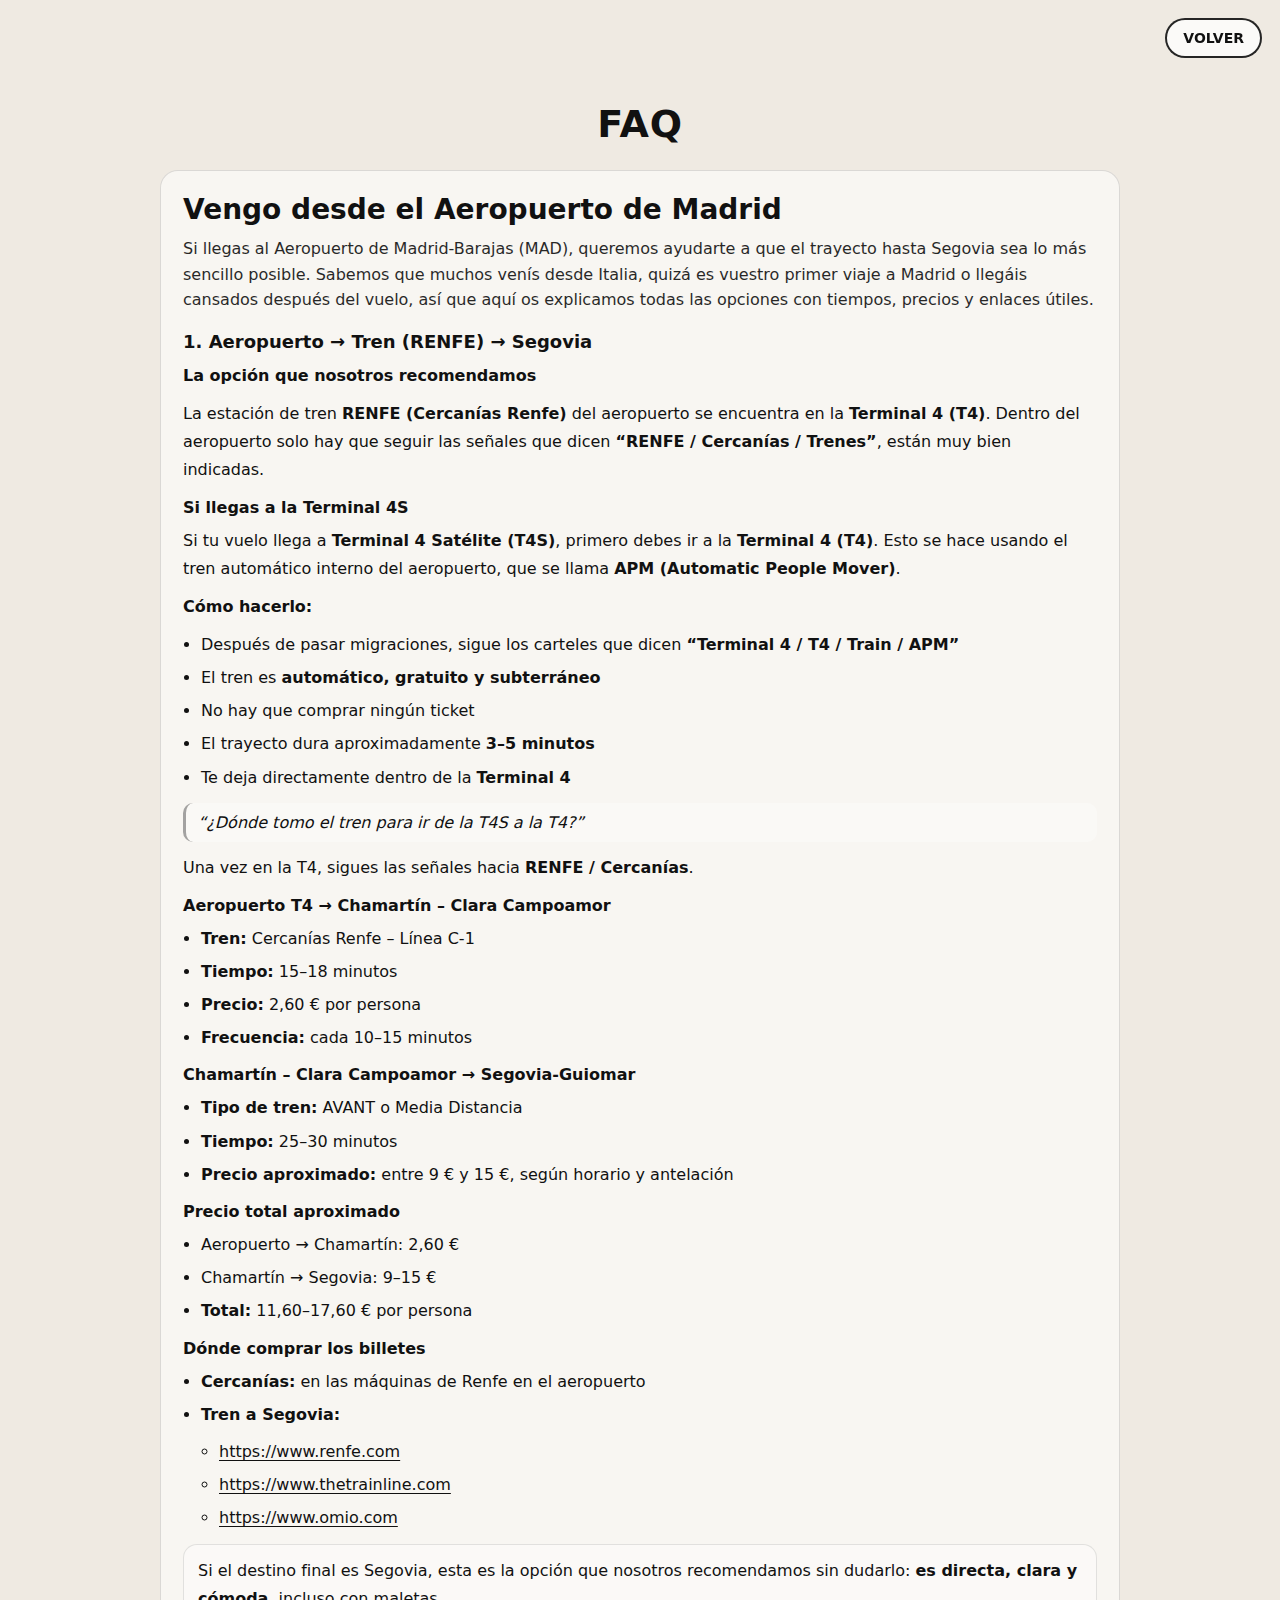
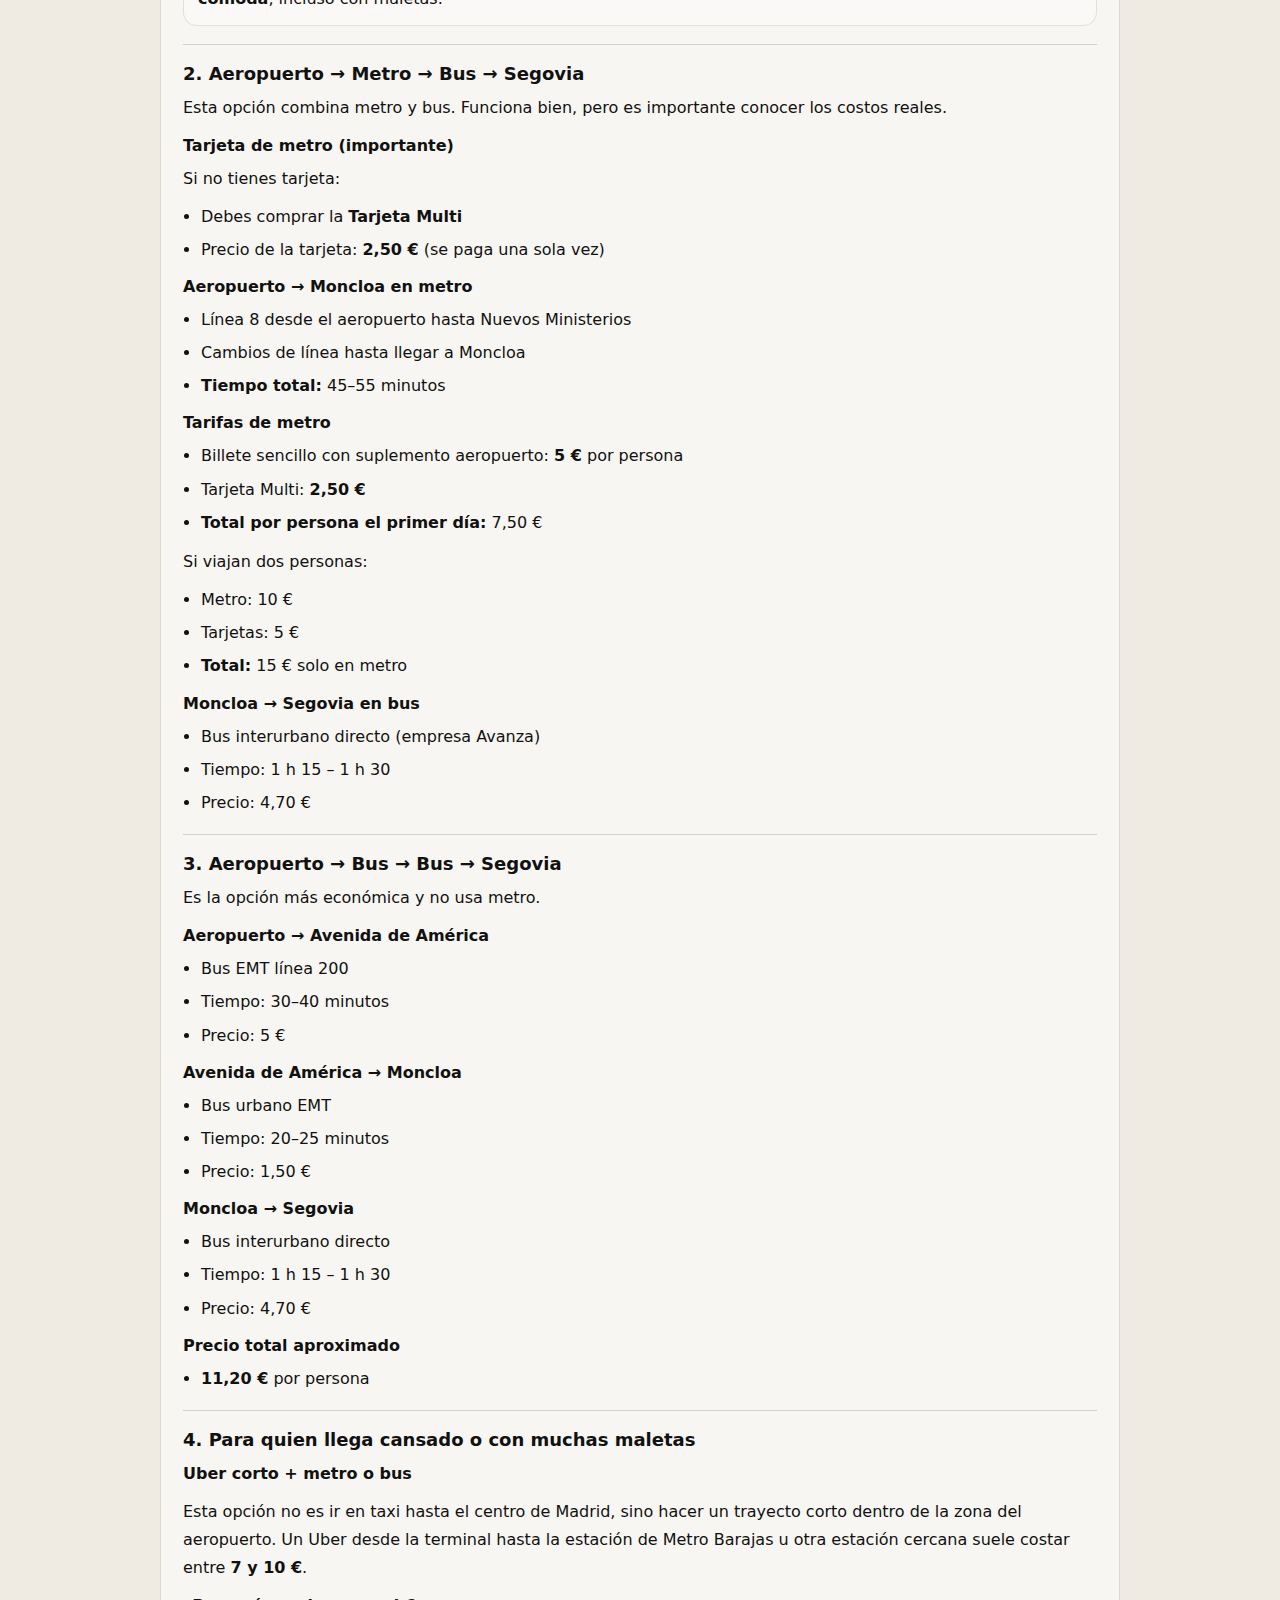
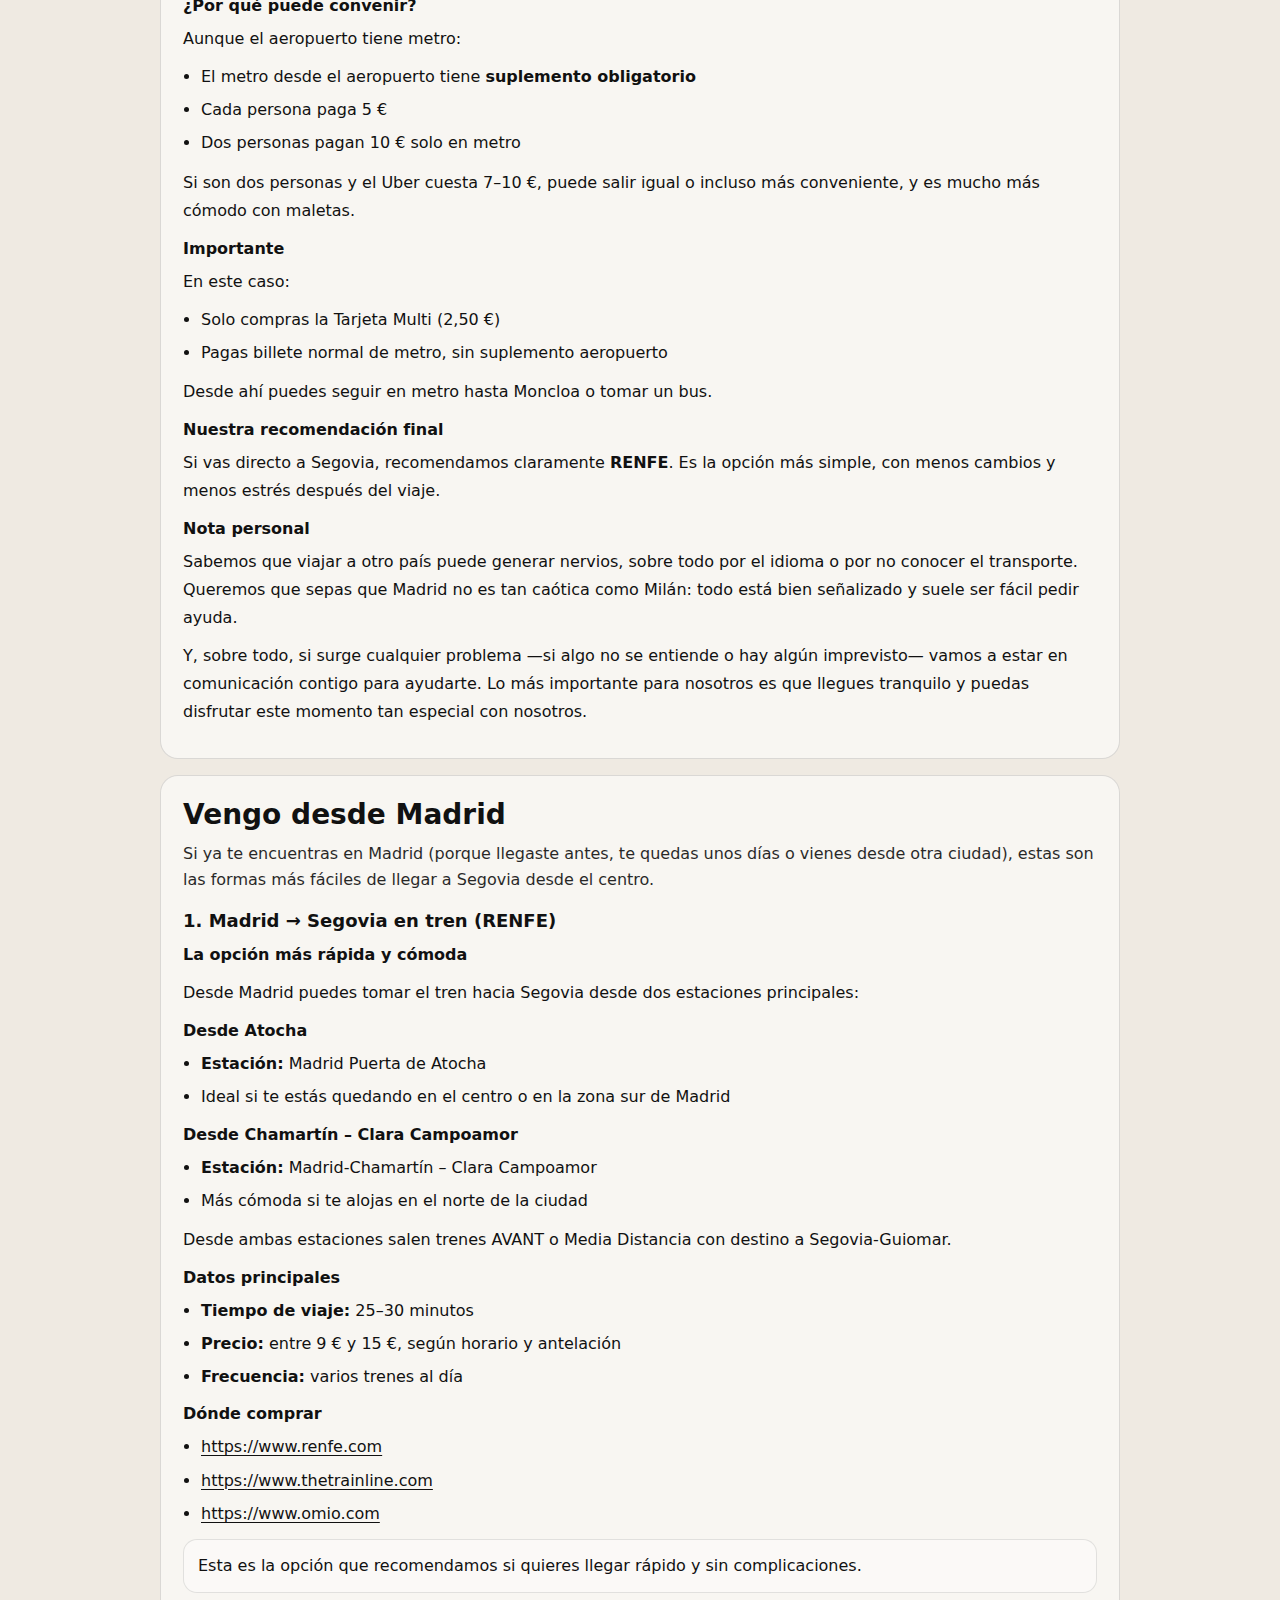
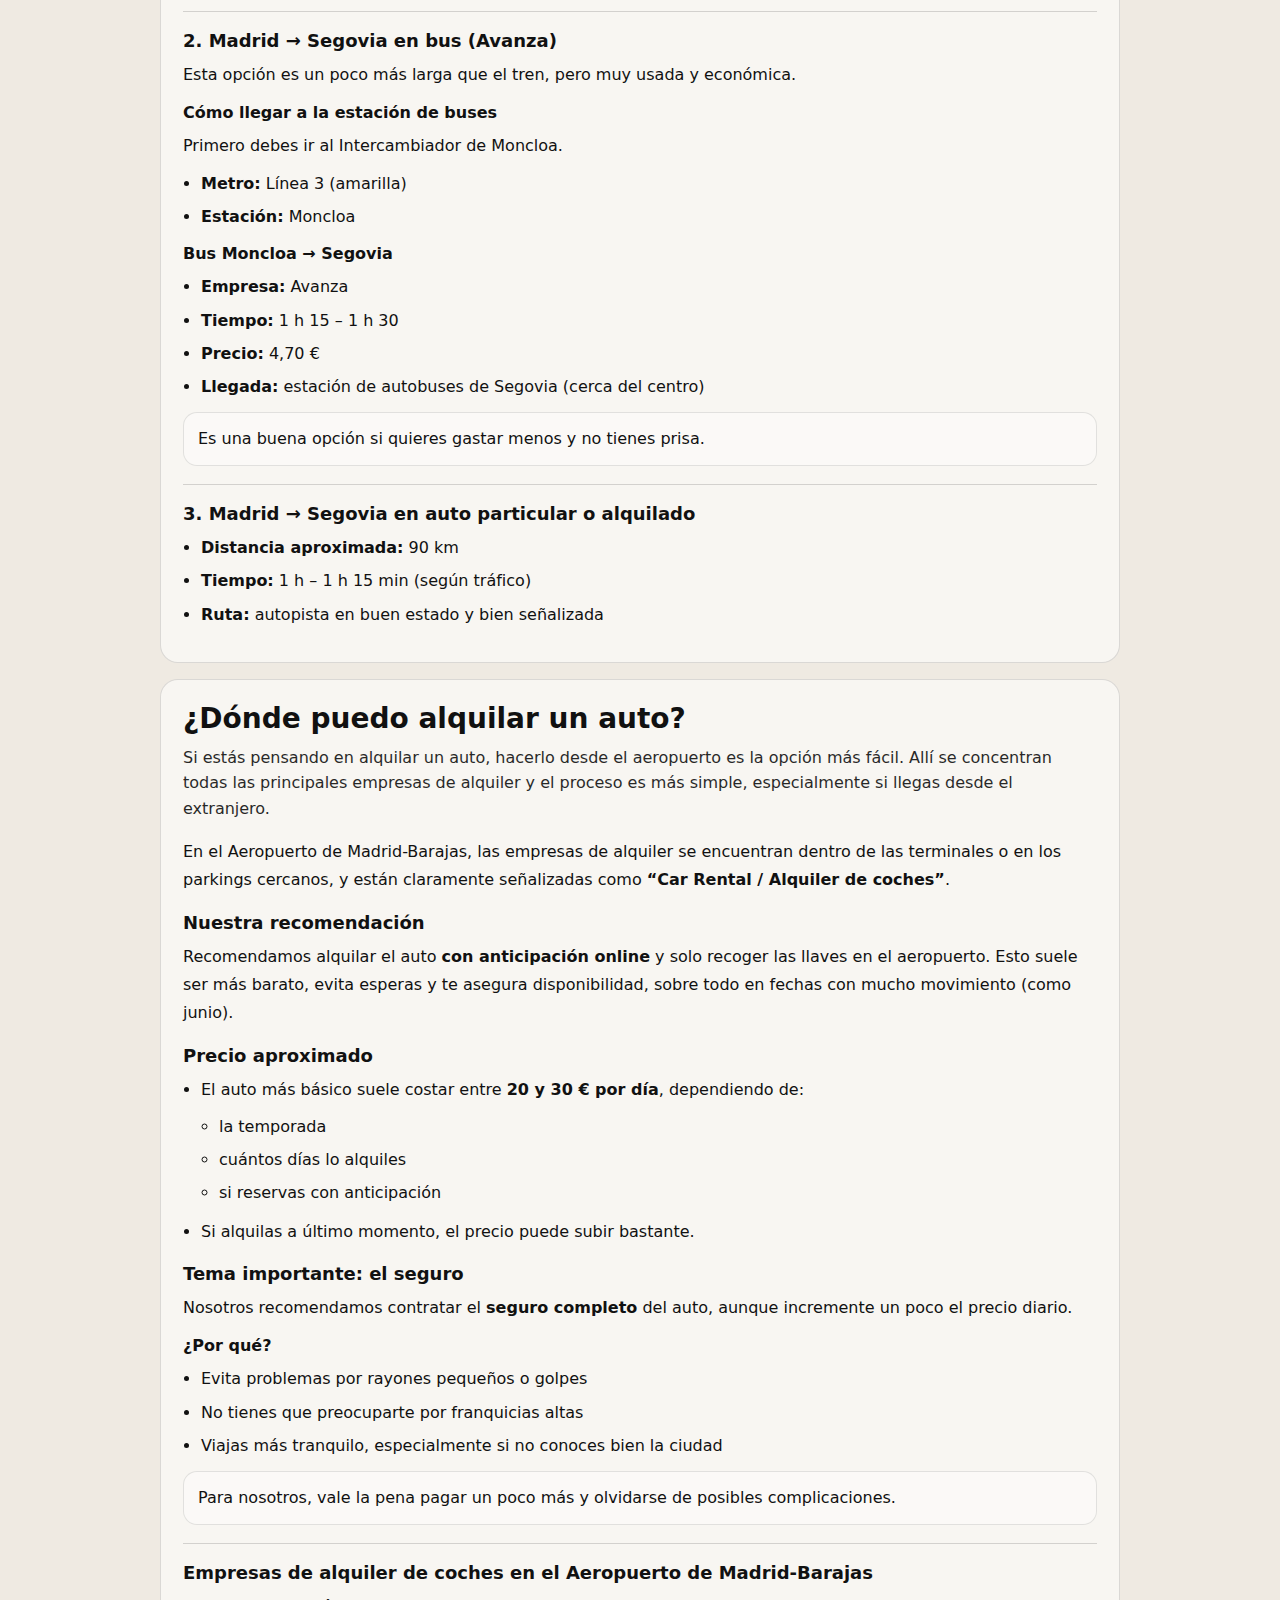
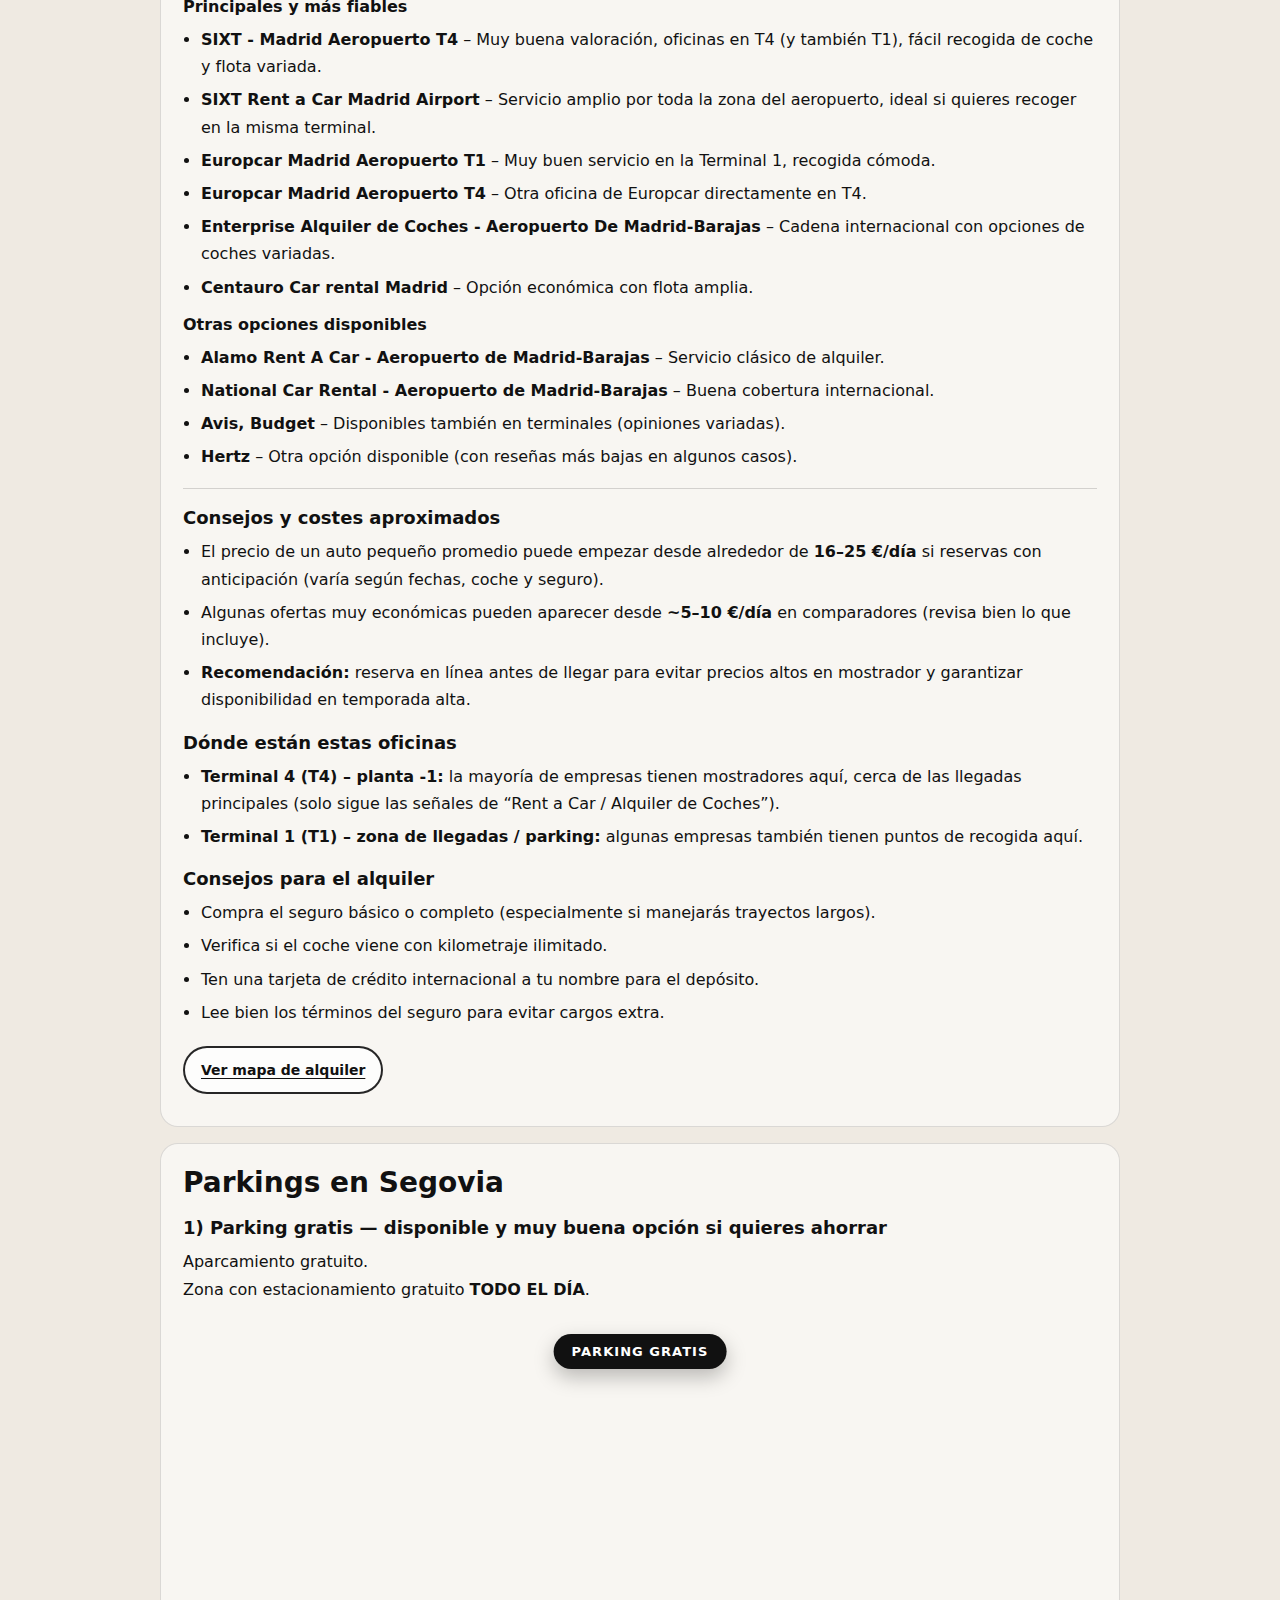
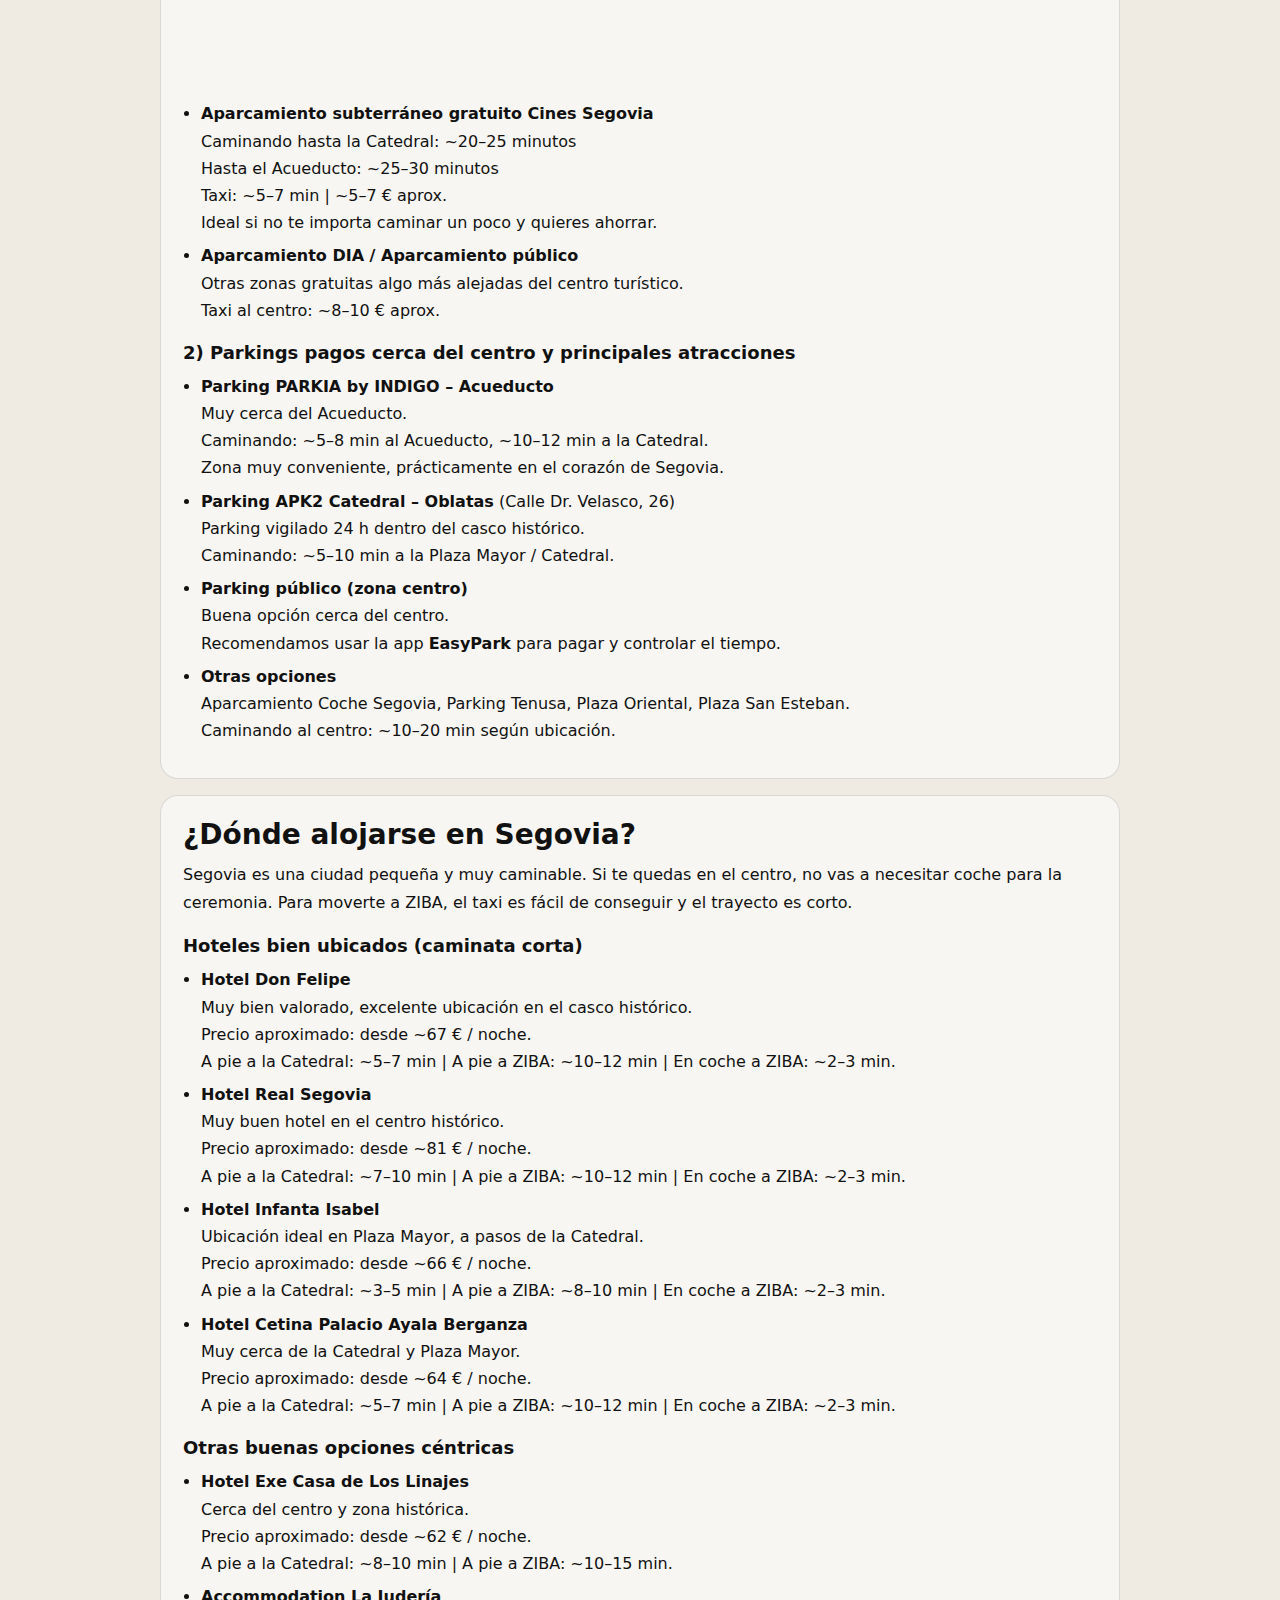
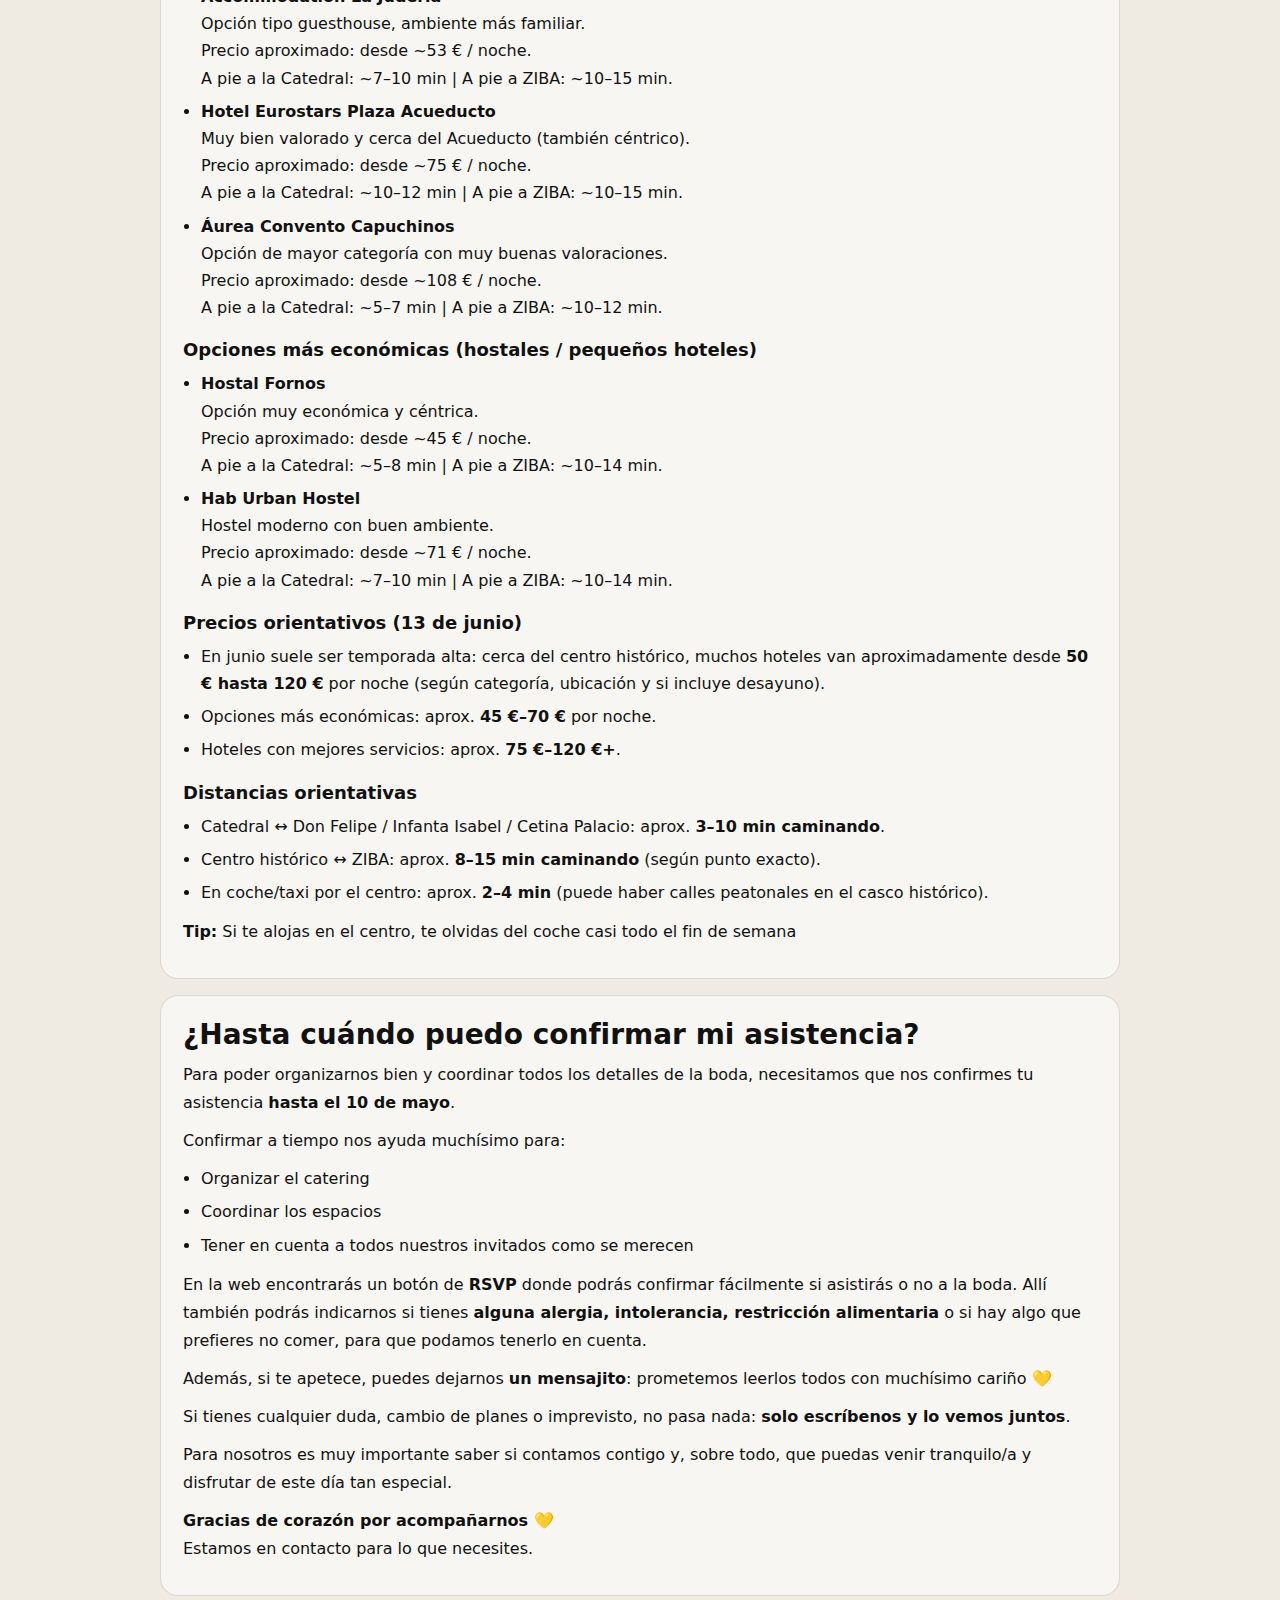
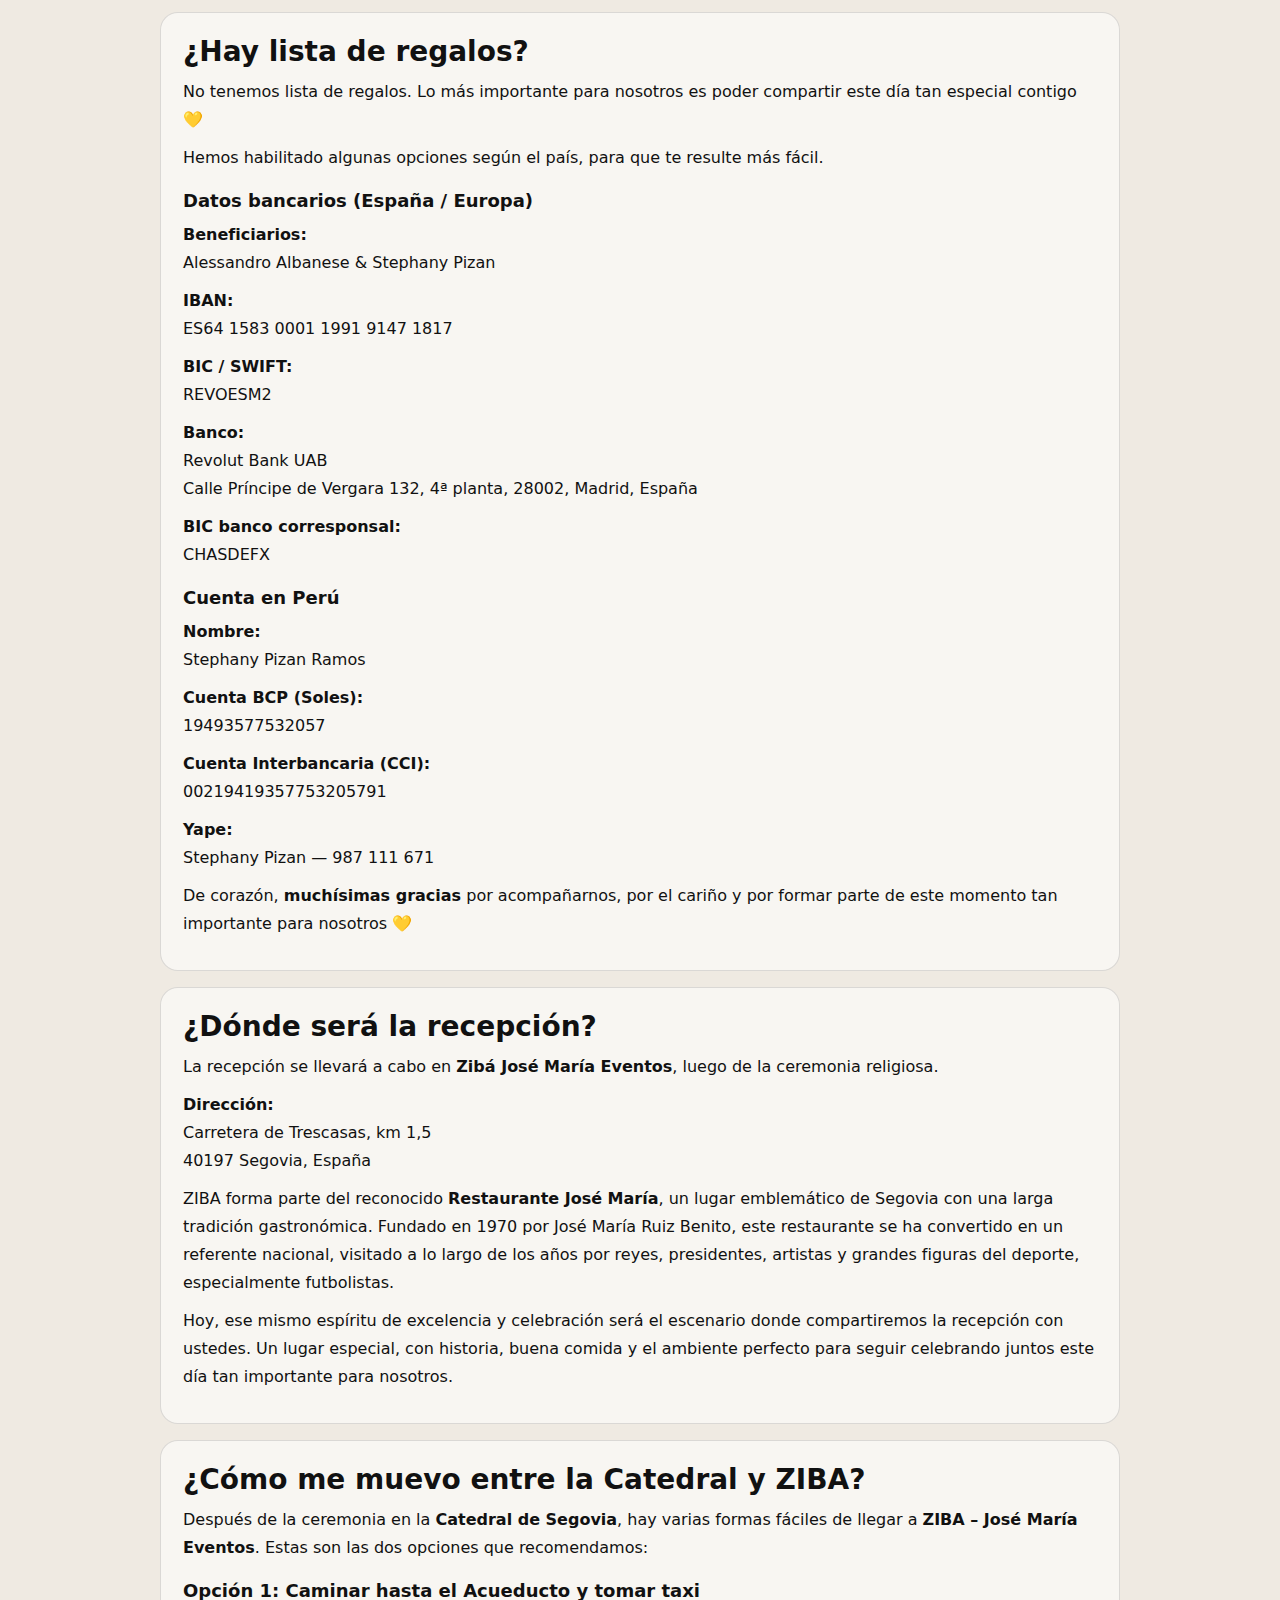
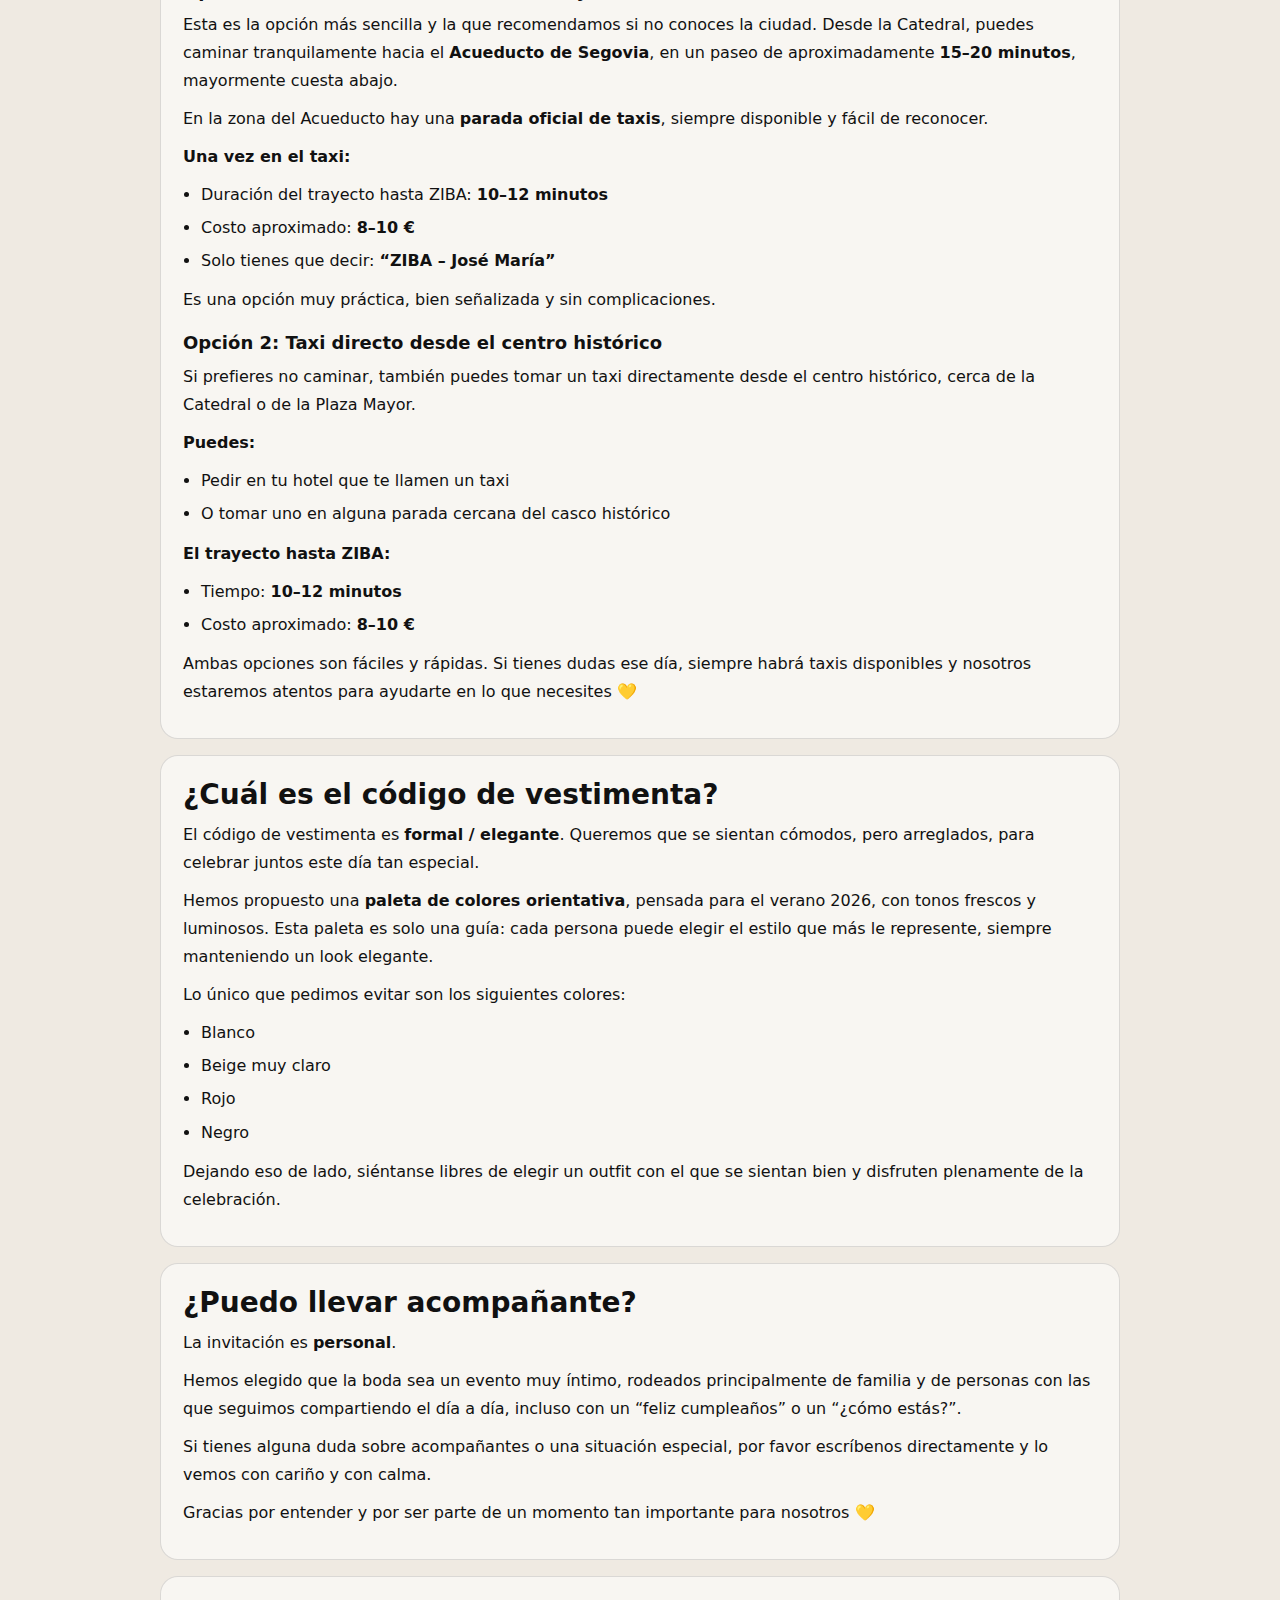
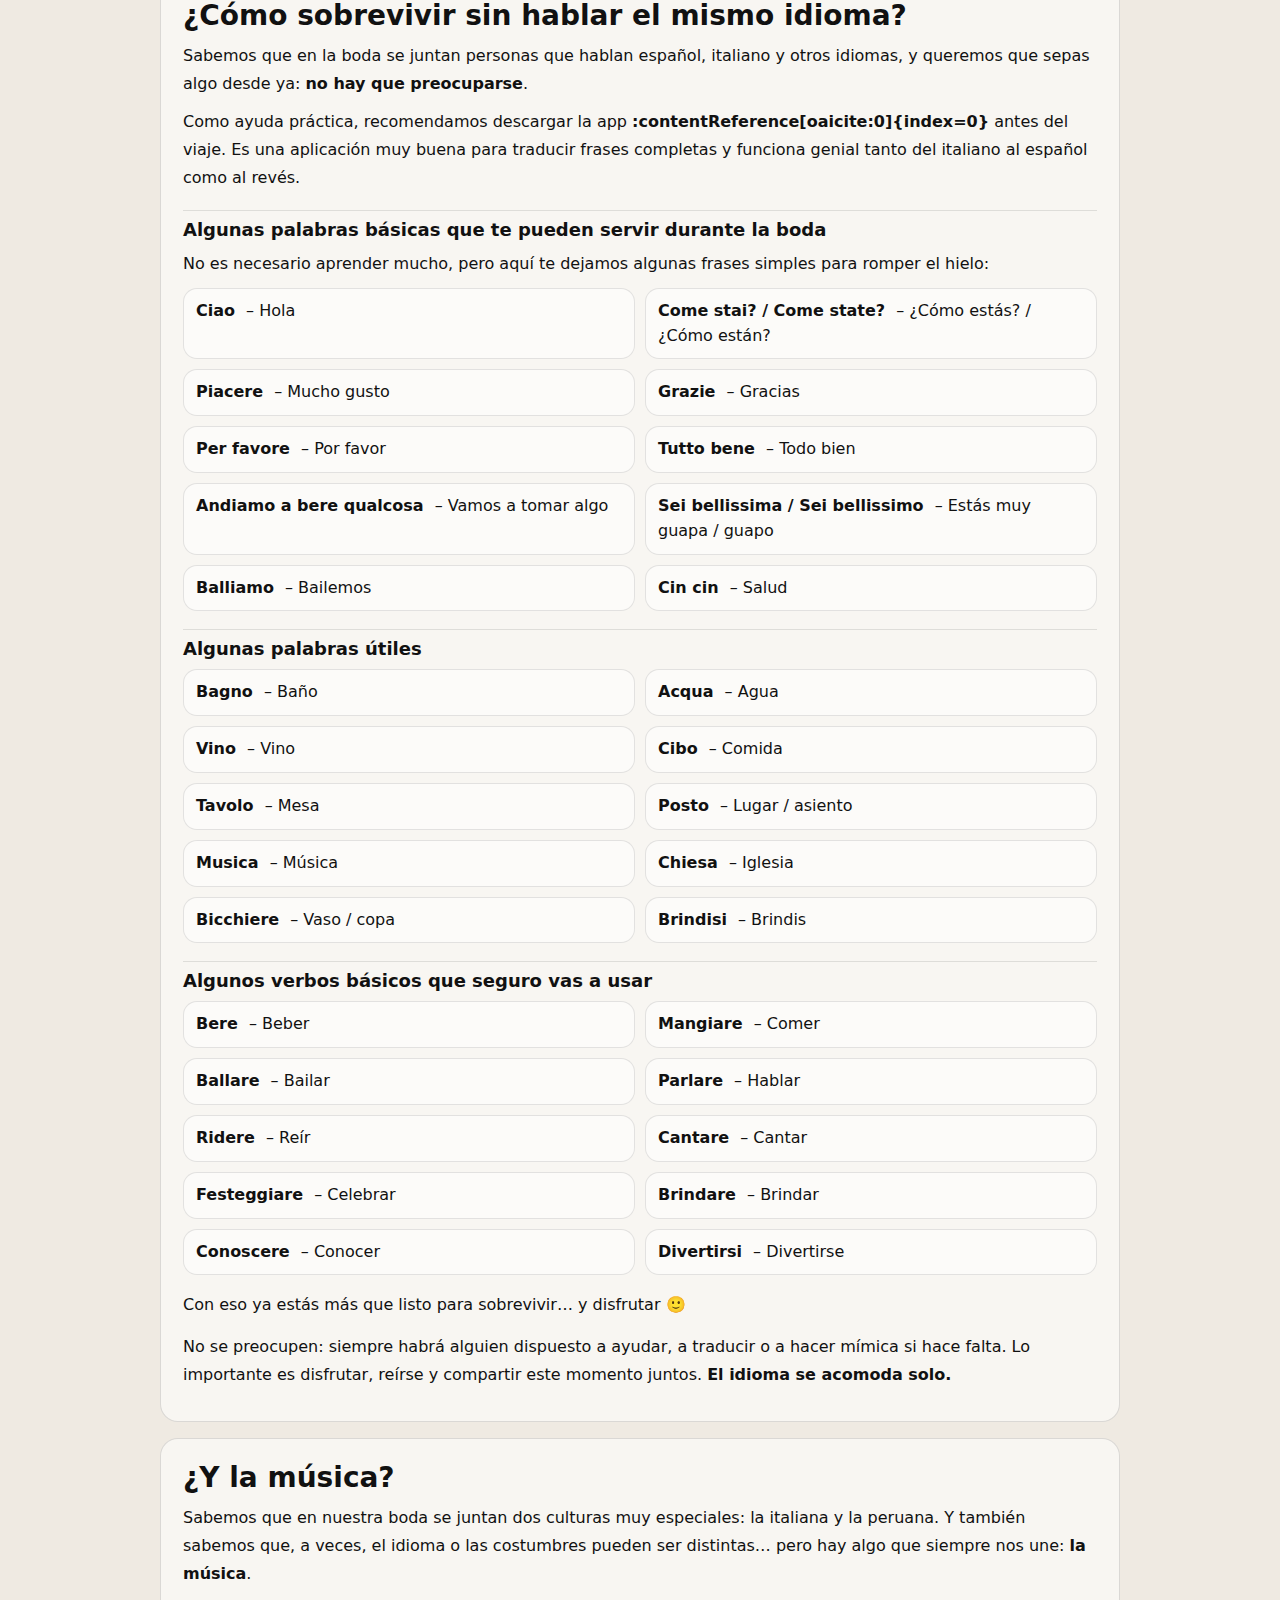
<file: faq.html>
<!doctype html>
<html lang="es">
<head>
  <meta charset="utf-8" />
  <meta name="viewport" content="width=device-width, initial-scale=1" />
  <title>FAQ</title>

  <!-- Tu CSS -->
  <link rel="stylesheet" href="faq.css" />
</head>

<body>

  <header class="topbar">
    <a class="pill" id="backToInvite" href="invitation.html#faq">VOLVER</a>
  </header>

  <main class="faq-container">
    <h1 class="faq-title">FAQ</h1>

    <!-- FAQ 1 -->
    <section class="faq-block" id="aeropuerto">
      <h2 class="faq-q">Vengo desde el Aeropuerto de Madrid</h2>

      <p class="faq-intro">
        Si llegas al Aeropuerto de Madrid-Barajas (MAD), queremos ayudarte a que el trayecto hasta Segovia sea lo más sencillo posible.
        Sabemos que muchos venís desde Italia, quizá es vuestro primer viaje a Madrid o llegáis cansados después del vuelo,
        así que aquí os explicamos todas las opciones con tiempos, precios y enlaces útiles.
      </p>

      <div class="faq-body">

        <h3>1. Aeropuerto → Tren (RENFE) → Segovia</h3>
        <p><strong>La opción que nosotros recomendamos</strong></p>

        <p>
          La estación de tren <strong>RENFE (Cercanías Renfe)</strong> del aeropuerto se encuentra en la <strong>Terminal 4 (T4)</strong>.
          Dentro del aeropuerto solo hay que seguir las señales que dicen
          <strong>“RENFE / Cercanías / Trenes”</strong>, están muy bien indicadas.
        </p>

        <h4>Si llegas a la Terminal 4S</h4>
        <p>
          Si tu vuelo llega a <strong>Terminal 4 Satélite (T4S)</strong>, primero debes ir a la <strong>Terminal 4 (T4)</strong>.
          Esto se hace usando el tren automático interno del aeropuerto, que se llama <strong>APM (Automatic People Mover)</strong>.
        </p>

        <p><strong>Cómo hacerlo:</strong></p>
        <ul>
          <li>Después de pasar migraciones, sigue los carteles que dicen <strong>“Terminal 4 / T4 / Train / APM”</strong></li>
          <li>El tren es <strong>automático, gratuito y subterráneo</strong></li>
          <li>No hay que comprar ningún ticket</li>
          <li>El trayecto dura aproximadamente <strong>3–5 minutos</strong></li>
          <li>Te deja directamente dentro de la <strong>Terminal 4</strong></li>
        </ul>

        <blockquote>
          “¿Dónde tomo el tren para ir de la T4S a la T4?”
        </blockquote>

        <p>
          Una vez en la T4, sigues las señales hacia <strong>RENFE / Cercanías</strong>.
        </p>

        <h4>Aeropuerto T4 → Chamartín – Clara Campoamor</h4>
        <ul>
          <li><strong>Tren:</strong> Cercanías Renfe – Línea C-1</li>
          <li><strong>Tiempo:</strong> 15–18 minutos</li>
          <li><strong>Precio:</strong> 2,60 € por persona</li>
          <li><strong>Frecuencia:</strong> cada 10–15 minutos</li>
        </ul>

        <h4>Chamartín – Clara Campoamor → Segovia-Guiomar</h4>
        <ul>
          <li><strong>Tipo de tren:</strong> AVANT o Media Distancia</li>
          <li><strong>Tiempo:</strong> 25–30 minutos</li>
          <li><strong>Precio aproximado:</strong> entre 9 € y 15 €, según horario y antelación</li>
        </ul>

        <h4>Precio total aproximado</h4>
        <ul>
          <li>Aeropuerto → Chamartín: 2,60 €</li>
          <li>Chamartín → Segovia: 9–15 €</li>
          <li><strong>Total:</strong> 11,60–17,60 € por persona</li>
        </ul>

        <h4>Dónde comprar los billetes</h4>
        <ul>
          <li><strong>Cercanías:</strong> en las máquinas de Renfe en el aeropuerto</li>
          <li><strong>Tren a Segovia:</strong>
            <ul>
              <li><a href="https://www.renfe.com" target="_blank" rel="noopener">https://www.renfe.com</a></li>
              <li><a href="https://www.thetrainline.com" target="_blank" rel="noopener">https://www.thetrainline.com</a></li>
              <li><a href="https://www.omio.com" target="_blank" rel="noopener">https://www.omio.com</a></li>
            </ul>
          </li>
        </ul>

        <p class="note">
          Si el destino final es Segovia, esta es la opción que nosotros recomendamos sin dudarlo:
          <strong>es directa, clara y cómoda</strong>, incluso con maletas.
        </p>

        <hr />

        <h3>2. Aeropuerto → Metro → Bus → Segovia</h3>
        <p>
          Esta opción combina metro y bus. Funciona bien, pero es importante conocer los costos reales.
        </p>

        <h4>Tarjeta de metro (importante)</h4>
        <p>Si no tienes tarjeta:</p>
        <ul>
          <li>Debes comprar la <strong>Tarjeta Multi</strong></li>
          <li>Precio de la tarjeta: <strong>2,50 €</strong> (se paga una sola vez)</li>
        </ul>

        <h4>Aeropuerto → Moncloa en metro</h4>
        <ul>
          <li>Línea 8 desde el aeropuerto hasta Nuevos Ministerios</li>
          <li>Cambios de línea hasta llegar a Moncloa</li>
          <li><strong>Tiempo total:</strong> 45–55 minutos</li>
        </ul>

        <h4>Tarifas de metro</h4>
        <ul>
          <li>Billete sencillo con suplemento aeropuerto: <strong>5 €</strong> por persona</li>
          <li>Tarjeta Multi: <strong>2,50 €</strong></li>
          <li><strong>Total por persona el primer día:</strong> 7,50 €</li>
        </ul>

        <p>Si viajan dos personas:</p>
        <ul>
          <li>Metro: 10 €</li>
          <li>Tarjetas: 5 €</li>
          <li><strong>Total:</strong> 15 € solo en metro</li>
        </ul>

        <h4>Moncloa → Segovia en bus</h4>
        <ul>
          <li>Bus interurbano directo (empresa Avanza)</li>
          <li>Tiempo: 1 h 15 – 1 h 30</li>
          <li>Precio: 4,70 €</li>
        </ul>

        <hr />

        <h3>3. Aeropuerto → Bus → Bus → Segovia</h3>
        <p>Es la opción más económica y no usa metro.</p>

        <h4>Aeropuerto → Avenida de América</h4>
        <ul>
          <li>Bus EMT línea 200</li>
          <li>Tiempo: 30–40 minutos</li>
          <li>Precio: 5 €</li>
        </ul>

        <h4>Avenida de América → Moncloa</h4>
        <ul>
          <li>Bus urbano EMT</li>
          <li>Tiempo: 20–25 minutos</li>
          <li>Precio: 1,50 €</li>
        </ul>

        <h4>Moncloa → Segovia</h4>
        <ul>
          <li>Bus interurbano directo</li>
          <li>Tiempo: 1 h 15 – 1 h 30</li>
          <li>Precio: 4,70 €</li>
        </ul>

        <h4>Precio total aproximado</h4>
        <ul>
          <li><strong>11,20 €</strong> por persona</li>
        </ul>

        <hr />

        <h3>4. Para quien llega cansado o con muchas maletas</h3>
        <p><strong>Uber corto + metro o bus</strong></p>

        <p>
          Esta opción no es ir en taxi hasta el centro de Madrid, sino hacer un trayecto corto dentro de la zona del aeropuerto.
          Un Uber desde la terminal hasta la estación de Metro Barajas u otra estación cercana suele costar entre <strong>7 y 10 €</strong>.
        </p>

        <h4>¿Por qué puede convenir?</h4>
        <p>Aunque el aeropuerto tiene metro:</p>
        <ul>
          <li>El metro desde el aeropuerto tiene <strong>suplemento obligatorio</strong></li>
          <li>Cada persona paga 5 €</li>
          <li>Dos personas pagan 10 € solo en metro</li>
        </ul>

        <p>
          Si son dos personas y el Uber cuesta 7–10 €, puede salir igual o incluso más conveniente,
          y es mucho más cómodo con maletas.
        </p>

        <h4>Importante</h4>
        <p>En este caso:</p>
        <ul>
          <li>Solo compras la Tarjeta Multi (2,50 €)</li>
          <li>Pagas billete normal de metro, sin suplemento aeropuerto</li>
        </ul>

        <p>Desde ahí puedes seguir en metro hasta Moncloa o tomar un bus.</p>

        <h4>Nuestra recomendación final</h4>
        <p>
          Si vas directo a Segovia, recomendamos claramente <strong>RENFE</strong>.
          Es la opción más simple, con menos cambios y menos estrés después del viaje.
        </p>

        <h4>Nota personal</h4>
        <p>
          Sabemos que viajar a otro país puede generar nervios, sobre todo por el idioma o por no conocer el transporte.
          Queremos que sepas que Madrid no es tan caótica como Milán: todo está bien señalizado y suele ser fácil pedir ayuda.
        </p>
        <p>
          Y, sobre todo, si surge cualquier problema —si algo no se entiende o hay algún imprevisto—
          vamos a estar en comunicación contigo para ayudarte.
          Lo más importante para nosotros es que llegues tranquilo y puedas disfrutar este momento tan especial con nosotros.
        </p>

      </div>
    </section>

    <!-- FAQ 2 (te lo dejo ya armado para que sigas, si quieres lo pulimos luego) -->
    <section class="faq-block" id="madrid">
      <h2 class="faq-q">Vengo desde Madrid</h2>
      <p class="faq-intro">
        Si ya te encuentras en Madrid (porque llegaste antes, te quedas unos días o vienes desde otra ciudad),
        estas son las formas más fáciles de llegar a Segovia desde el centro.
      </p>

      <div class="faq-body">
        <h3>1. Madrid → Segovia en tren (RENFE)</h3>
        <p><strong>La opción más rápida y cómoda</strong></p>

        <p>Desde Madrid puedes tomar el tren hacia Segovia desde dos estaciones principales:</p>

        <h4>Desde Atocha</h4>
        <ul>
          <li><strong>Estación:</strong> Madrid Puerta de Atocha</li>
          <li>Ideal si te estás quedando en el centro o en la zona sur de Madrid</li>
        </ul>

        <h4>Desde Chamartín – Clara Campoamor</h4>
        <ul>
          <li><strong>Estación:</strong> Madrid-Chamartín – Clara Campoamor</li>
          <li>Más cómoda si te alojas en el norte de la ciudad</li>
        </ul>

        <p>Desde ambas estaciones salen trenes AVANT o Media Distancia con destino a Segovia-Guiomar.</p>

        <h4>Datos principales</h4>
        <ul>
          <li><strong>Tiempo de viaje:</strong> 25–30 minutos</li>
          <li><strong>Precio:</strong> entre 9 € y 15 €, según horario y antelación</li>
          <li><strong>Frecuencia:</strong> varios trenes al día</li>
        </ul>

        <h4>Dónde comprar</h4>
        <ul>
          <li><a href="https://www.renfe.com" target="_blank" rel="noopener">https://www.renfe.com</a></li>
          <li><a href="https://www.thetrainline.com" target="_blank" rel="noopener">https://www.thetrainline.com</a></li>
          <li><a href="https://www.omio.com" target="_blank" rel="noopener">https://www.omio.com</a></li>
        </ul>

        <p class="note">
          Esta es la opción que recomendamos si quieres llegar rápido y sin complicaciones.
        </p>

        <hr />

        <h3>2. Madrid → Segovia en bus (Avanza)</h3>
        <p>Esta opción es un poco más larga que el tren, pero muy usada y económica.</p>

        <h4>Cómo llegar a la estación de buses</h4>
        <p>Primero debes ir al Intercambiador de Moncloa.</p>
        <ul>
          <li><strong>Metro:</strong> Línea 3 (amarilla)</li>
          <li><strong>Estación:</strong> Moncloa</li>
        </ul>

        <h4>Bus Moncloa → Segovia</h4>
        <ul>
          <li><strong>Empresa:</strong> Avanza</li>
          <li><strong>Tiempo:</strong> 1 h 15 – 1 h 30</li>
          <li><strong>Precio:</strong> 4,70 €</li>
          <li><strong>Llegada:</strong> estación de autobuses de Segovia (cerca del centro)</li>
        </ul>

        <p class="note">
          Es una buena opción si quieres gastar menos y no tienes prisa.
        </p>

        <hr />

        <h3>3. Madrid → Segovia en auto particular o alquilado</h3>
        <ul>
          <li><strong>Distancia aproximada:</strong> 90 km</li>
          <li><strong>Tiempo:</strong> 1 h – 1 h 15 min (según tráfico)</li>
          <li><strong>Ruta:</strong> autopista en buen estado y bien señalizada</li>
        </ul>
      </div>
    </section>

    <!-- FAQ 3 -->
    <section class="faq-block" id="alquiler-auto">
  <h2 class="faq-q">¿Dónde puedo alquilar un auto?</h2>

  <p class="faq-intro">
    Si estás pensando en alquilar un auto, hacerlo desde el aeropuerto es la opción más fácil.
    Allí se concentran todas las principales empresas de alquiler y el proceso es más simple,
    especialmente si llegas desde el extranjero.
  </p>

  <div class="faq-body">
    <p>
      En el Aeropuerto de Madrid-Barajas, las empresas de alquiler se encuentran dentro de las terminales
      o en los parkings cercanos, y están claramente señalizadas como
      <strong>“Car Rental / Alquiler de coches”</strong>.
    </p>

    <h3>Nuestra recomendación</h3>
    <p>
      Recomendamos alquilar el auto <strong>con anticipación online</strong> y solo recoger las llaves en el aeropuerto.
      Esto suele ser más barato, evita esperas y te asegura disponibilidad, sobre todo en fechas con mucho movimiento (como junio).
    </p>

    <h3>Precio aproximado</h3>
    <ul>
      <li>
        El auto más básico suele costar entre <strong>20 y 30 € por día</strong>, dependiendo de:
        <ul>
          <li>la temporada</li>
          <li>cuántos días lo alquiles</li>
          <li>si reservas con anticipación</li>
        </ul>
      </li>
      <li>Si alquilas a último momento, el precio puede subir bastante.</li>
    </ul>

    <h3>Tema importante: el seguro</h3>
    <p>
      Nosotros recomendamos contratar el <strong>seguro completo</strong> del auto, aunque incremente un poco el precio diario.
    </p>

    <h4>¿Por qué?</h4>
    <ul>
      <li>Evita problemas por rayones pequeños o golpes</li>
      <li>No tienes que preocuparte por franquicias altas</li>
      <li>Viajas más tranquilo, especialmente si no conoces bien la ciudad</li>
    </ul>

    <p class="note">
      Para nosotros, vale la pena pagar un poco más y olvidarse de posibles complicaciones.
    </p>

    <hr />

    <h3>Empresas de alquiler de coches en el Aeropuerto de Madrid-Barajas</h3>

    <h4>Principales y más fiables</h4>
    <ul>
      <li><strong>SIXT - Madrid Aeropuerto T4</strong> – Muy buena valoración, oficinas en T4 (y también T1), fácil recogida de coche y flota variada.</li>
      <li><strong>SIXT Rent a Car Madrid Airport</strong> – Servicio amplio por toda la zona del aeropuerto, ideal si quieres recoger en la misma terminal.</li>
      <li><strong>Europcar Madrid Aeropuerto T1</strong> – Muy buen servicio en la Terminal 1, recogida cómoda.</li>
      <li><strong>Europcar Madrid Aeropuerto T4</strong> – Otra oficina de Europcar directamente en T4.</li>
      <li><strong>Enterprise Alquiler de Coches - Aeropuerto De Madrid-Barajas</strong> – Cadena internacional con opciones de coches variadas.</li>
      <li><strong>Centauro Car rental Madrid</strong> – Opción económica con flota amplia.</li>
    </ul>

    <h4>Otras opciones disponibles</h4>
    <ul>
      <li><strong>Alamo Rent A Car - Aeropuerto de Madrid-Barajas</strong> – Servicio clásico de alquiler.</li>
      <li><strong>National Car Rental - Aeropuerto de Madrid-Barajas</strong> – Buena cobertura internacional.</li>
      <li><strong>Avis, Budget</strong> – Disponibles también en terminales (opiniones variadas).</li>
      <li><strong>Hertz</strong> – Otra opción disponible (con reseñas más bajas en algunos casos).</li>
    </ul>

    <hr />

    <h3>Consejos y costes aproximados</h3>
    <ul>
      <li>El precio de un auto pequeño promedio puede empezar desde alrededor de <strong>16–25 €/día</strong> si reservas con anticipación (varía según fechas, coche y seguro).</li>
      <li>Algunas ofertas muy económicas pueden aparecer desde <strong>~5–10 €/día</strong> en comparadores (revisa bien lo que incluye).</li>
      <li><strong>Recomendación:</strong> reserva en línea antes de llegar para evitar precios altos en mostrador y garantizar disponibilidad en temporada alta.</li>
    </ul>

    <h3>Dónde están estas oficinas</h3>
    <ul>
      <li><strong>Terminal 4 (T4) – planta -1:</strong> la mayoría de empresas tienen mostradores aquí, cerca de las llegadas principales (solo sigue las señales de “Rent a Car / Alquiler de Coches”).</li>
      <li><strong>Terminal 1 (T1) – zona de llegadas / parking:</strong> algunas empresas también tienen puntos de recogida aquí.</li>
    </ul>

    <h3>Consejos para el alquiler</h3>
    <ul>
      <li>Compra el seguro básico o completo (especialmente si manejarás trayectos largos).</li>
      <li>Verifica si el coche viene con kilometraje ilimitado.</li>
      <li>Ten una tarjeta de crédito internacional a tu nombre para el depósito.</li>
      <li>Lee bien los términos del seguro para evitar cargos extra.</li>
    </ul>

    <!-- Botón opcional para abrir tu mapa en otra página -->
    <p>
      <a class="pill-btn" href="mapa-alquiler.html">Ver mapa de alquiler</a>
    </p>
  </div>
    </section>

    <!-- FAQ 4 -->
<section class="faq-block" id="faq-parking">
  <h2 class="faq-q">Parkings en Segovia</h2>

  <div class="faq-body">

    <h3>1) Parking gratis — disponible y muy buena opción si quieres ahorrar</h3>

    <p>
      Aparcamiento gratuito.<br>
      Zona con estacionamiento gratuito <strong>TODO EL DÍA</strong>.
    </p>

    <!-- MAPA PARKING GRATIS -->
    <div class="map-container">
      <div class="badge">PARKING GRATIS</div>

      <iframe
        src="https://www.google.com/maps/embed?pb=!1m14!1m12!1m3!1d2092.069346552956!2d-4.120008285529903!3d40.94047240583161!2m3!1f0!2f0!3f0!3m2!1i1024!2i768!4f13.1!5e0!3m2!1ses-419!2spe!4v1768880836518!5m2!1ses-419!2spe"
        loading="lazy"
        referrerpolicy="no-referrer-when-downgrade"
        allowfullscreen>
      </iframe>
    </div>

    <ul>
      <li>
        <strong>Aparcamiento subterráneo gratuito Cines Segovia</strong><br>
        Caminando hasta la Catedral: ~20–25 minutos<br>
        Hasta el Acueducto: ~25–30 minutos<br>
        Taxi: ~5–7 min | ~5–7 € aprox.<br>
        Ideal si no te importa caminar un poco y quieres ahorrar.
      </li>

      <li>
        <strong>Aparcamiento DIA / Aparcamiento público</strong><br>
        Otras zonas gratuitas algo más alejadas del centro turístico.<br>
        Taxi al centro: ~8–10 € aprox.
      </li>
    </ul>


    <h3>2) Parkings pagos cerca del centro y principales atracciones</h3>

    <ul>
      <li>
        <strong>Parking PARKIA by INDIGO – Acueducto</strong><br>
        Muy cerca del Acueducto.<br>
        Caminando: ~5–8 min al Acueducto, ~10–12 min a la Catedral.<br>
        Zona muy conveniente, prácticamente en el corazón de Segovia.
      </li>

      <li>
        <strong>Parking APK2 Catedral – Oblatas</strong> (Calle Dr. Velasco, 26)<br>
        Parking vigilado 24 h dentro del casco histórico.<br>
        Caminando: ~5–10 min a la Plaza Mayor / Catedral.
      </li>

      <li>
        <strong>Parking público (zona centro)</strong><br>
        Buena opción cerca del centro.<br>
        Recomendamos usar la app <strong>EasyPark</strong> para pagar y controlar el tiempo.
      </li>

      <li>
        <strong>Otras opciones</strong><br>
        Aparcamiento Coche Segovia, Parking Tenusa, Plaza Oriental, Plaza San Esteban.<br>
        Caminando al centro: ~10–20 min según ubicación.
      </li>
    </ul>

  </div>
</section>

<!-- FAQ 5 -->
<section class="faq-block" id="faq-alojamiento">
  <h2 class="faq-q">¿Dónde alojarse en Segovia?</h2>

  <div class="faq-body">

    <p>
      Segovia es una ciudad pequeña y muy caminable. Si te quedas en el centro, no vas a necesitar coche para la ceremonia.
      Para moverte a ZIBA, el taxi es fácil de conseguir y el trayecto es corto.
    </p>

    <h3>Hoteles bien ubicados (caminata corta)</h3>

    <ul>
      <li>
        <strong>Hotel Don Felipe</strong><br>
        Muy bien valorado, excelente ubicación en el casco histórico.<br>
        Precio aproximado: desde ~67 € / noche.<br>
        A pie a la Catedral: ~5–7 min | A pie a ZIBA: ~10–12 min | En coche a ZIBA: ~2–3 min.
      </li>

      <li>
        <strong>Hotel Real Segovia</strong><br>
        Muy buen hotel en el centro histórico.<br>
        Precio aproximado: desde ~81 € / noche.<br>
        A pie a la Catedral: ~7–10 min | A pie a ZIBA: ~10–12 min | En coche a ZIBA: ~2–3 min.
      </li>

      <li>
        <strong>Hotel Infanta Isabel</strong><br>
        Ubicación ideal en Plaza Mayor, a pasos de la Catedral.<br>
        Precio aproximado: desde ~66 € / noche.<br>
        A pie a la Catedral: ~3–5 min | A pie a ZIBA: ~8–10 min | En coche a ZIBA: ~2–3 min.
      </li>

      <li>
        <strong>Hotel Cetina Palacio Ayala Berganza</strong><br>
        Muy cerca de la Catedral y Plaza Mayor.<br>
        Precio aproximado: desde ~64 € / noche.<br>
        A pie a la Catedral: ~5–7 min | A pie a ZIBA: ~10–12 min | En coche a ZIBA: ~2–3 min.
      </li>
    </ul>

    <h3>Otras buenas opciones céntricas</h3>

    <ul>
      <li>
        <strong>Hotel Exe Casa de Los Linajes</strong><br>
        Cerca del centro y zona histórica.<br>
        Precio aproximado: desde ~62 € / noche.<br>
        A pie a la Catedral: ~8–10 min | A pie a ZIBA: ~10–15 min.
      </li>

      <li>
        <strong>Accommodation La Judería</strong><br>
        Opción tipo guesthouse, ambiente más familiar.<br>
        Precio aproximado: desde ~53 € / noche.<br>
        A pie a la Catedral: ~7–10 min | A pie a ZIBA: ~10–15 min.
      </li>

      <li>
        <strong>Hotel Eurostars Plaza Acueducto</strong><br>
        Muy bien valorado y cerca del Acueducto (también céntrico).<br>
        Precio aproximado: desde ~75 € / noche.<br>
        A pie a la Catedral: ~10–12 min | A pie a ZIBA: ~10–15 min.
      </li>

      <li>
        <strong>Áurea Convento Capuchinos</strong><br>
        Opción de mayor categoría con muy buenas valoraciones.<br>
        Precio aproximado: desde ~108 € / noche.<br>
        A pie a la Catedral: ~5–7 min | A pie a ZIBA: ~10–12 min.
      </li>
    </ul>

    <h3>Opciones más económicas (hostales / pequeños hoteles)</h3>

    <ul>
      <li>
        <strong>Hostal Fornos</strong><br>
        Opción muy económica y céntrica.<br>
        Precio aproximado: desde ~45 € / noche.<br>
        A pie a la Catedral: ~5–8 min | A pie a ZIBA: ~10–14 min.
      </li>

      <li>
        <strong>Hab Urban Hostel</strong><br>
        Hostel moderno con buen ambiente.<br>
        Precio aproximado: desde ~71 € / noche.<br>
        A pie a la Catedral: ~7–10 min | A pie a ZIBA: ~10–14 min.
      </li>
    </ul>

    <h3>Precios orientativos (13 de junio)</h3>
    <ul>
      <li>
        En junio suele ser temporada alta: cerca del centro histórico, muchos hoteles van aproximadamente desde
        <strong>50 € hasta 120 €</strong> por noche (según categoría, ubicación y si incluye desayuno).
      </li>
      <li>
        Opciones más económicas: aprox. <strong>45 €–70 €</strong> por noche.
      </li>
      <li>
        Hoteles con mejores servicios: aprox. <strong>75 €–120 €+</strong>.
      </li>
    </ul>

    <h3>Distancias orientativas</h3>
    <ul>
      <li>
        Catedral ↔ Don Felipe / Infanta Isabel / Cetina Palacio: aprox. <strong>3–10 min caminando</strong>.
      </li>
      <li>
        Centro histórico ↔ ZIBA: aprox. <strong>8–15 min caminando</strong> (según punto exacto).
      </li>
      <li>
        En coche/taxi por el centro: aprox. <strong>2–4 min</strong> (puede haber calles peatonales en el casco histórico).
      </li>
    </ul>

    <p>
      <strong>Tip:</strong> Si te alojas en el centro, te olvidas del coche casi todo el fin de semana 
    </p>

  </div>
</section>

<!-- FAQ 6 -->
<section class="faq-block" id="faq-confirmacion">
  <h2 class="faq-q">¿Hasta cuándo puedo confirmar mi asistencia?</h2>

  <div class="faq-body">

    <p>
      Para poder organizarnos bien y coordinar todos los detalles de la boda,
      necesitamos que nos confirmes tu asistencia <strong>hasta el 10 de mayo</strong>.
    </p>

    <p>
      Confirmar a tiempo nos ayuda muchísimo para:
    </p>

    <ul>
      <li>Organizar el catering</li>
      <li>Coordinar los espacios</li>
      <li>Tener en cuenta a todos nuestros invitados como se merecen</li>
    </ul>

    <p>
      En la web encontrarás un botón de <strong>RSVP</strong> donde podrás confirmar fácilmente
      si asistirás o no a la boda.
      Allí también podrás indicarnos si tienes <strong>alguna alergia, intolerancia,
      restricción alimentaria</strong> o si hay algo que prefieres no comer,
      para que podamos tenerlo en cuenta.
    </p>

    <p>
      Además, si te apetece, puedes dejarnos <strong>un mensajito</strong>:
      prometemos leerlos todos con muchísimo cariño 💛
    </p>

    <p>
      Si tienes cualquier duda, cambio de planes o imprevisto, no pasa nada:
      <strong>solo escríbenos y lo vemos juntos</strong>.
    </p>

    <p>
      Para nosotros es muy importante saber si contamos contigo y, sobre todo,
      que puedas venir tranquilo/a y disfrutar de este día tan especial.
    </p>

    <p>
      <strong>Gracias de corazón por acompañarnos 💛</strong><br>
      Estamos en contacto para lo que necesites.
    </p>

  </div>
</section>

<!-- FAQ 7 -->
<section class="faq-block" id="faq-regalos">
  <h2 class="faq-q">¿Hay lista de regalos?</h2>

  <div class="faq-body">

    <p>
      No tenemos lista de regalos. Lo más importante para nosotros es poder compartir
      este día tan especial contigo 💛
    </p>

    <p>
      Hemos habilitado algunas opciones
      según el país, para que te resulte más fácil.
    </p>

    <h3>Datos bancarios (España / Europa)</h3>

    <p>
      <strong>Beneficiarios:</strong><br>
      Alessandro Albanese &amp; Stephany Pizan
    </p>

    <p>
      <strong>IBAN:</strong><br>
      ES64 1583 0001 1991 9147 1817
    </p>

    <p>
      <strong>BIC / SWIFT:</strong><br>
      REVOESM2
    </p>

    <p>
      <strong>Banco:</strong><br>
      Revolut Bank UAB<br>
      Calle Príncipe de Vergara 132, 4ª planta, 28002, Madrid, España
    </p>

    <p>
      <strong>BIC banco corresponsal:</strong><br>
      CHASDEFX
    </p>

    <h3>Cuenta en Perú</h3>

    <p>
      <strong>Nombre:</strong><br>
      Stephany Pizan Ramos
    </p>

    <p>
      <strong>Cuenta BCP (Soles):</strong><br>
      19493577532057
    </p>

    <p>
      <strong>Cuenta Interbancaria (CCI):</strong><br>
      00219419357753205791
    </p>

    <p>
      <strong>Yape:</strong><br>
      Stephany Pizan — 987 111 671
    </p>

    <p>
      De corazón, <strong>muchísimas gracias</strong> por acompañarnos,
      por el cariño y por formar parte de este momento tan importante para nosotros 💛
    </p>

  </div>
</section>


<!-- FAQ 8 -->
<section class="faq-block" id="faq-recepcion">
  <h2 class="faq-q">¿Dónde será la recepción?</h2>

  <div class="faq-body">

    <p>
      La recepción se llevará a cabo en
      <strong>Zibá José María Eventos</strong>,
      luego de la ceremonia religiosa.
    </p>

    <p>
      <strong>Dirección:</strong><br>
      Carretera de Trescasas, km 1,5<br>
      40197 Segovia, España
    </p>

    <p>
      ZIBA forma parte del reconocido
      <strong>Restaurante José María</strong>,
      un lugar emblemático de Segovia con una larga tradición gastronómica.
      Fundado en 1970 por José María Ruiz Benito, este restaurante se ha convertido
      en un referente nacional, visitado a lo largo de los años por reyes,
      presidentes, artistas y grandes figuras del deporte, especialmente futbolistas.
    </p>

    <p>
      Hoy, ese mismo espíritu de excelencia y celebración será el escenario donde
      compartiremos la recepción con ustedes. Un lugar especial, con historia,
      buena comida y el ambiente perfecto para seguir celebrando juntos este día
      tan importante para nosotros.
    </p>

  </div>
</section>

<!-- FAQ 9 -->
<section class="faq-block" id="faq-transporte-ziba">
  <h2 class="faq-q">¿Cómo me muevo entre la Catedral y ZIBA?</h2>

  <div class="faq-body">

    <p>
      Después de la ceremonia en la <strong>Catedral de Segovia</strong>,
      hay varias formas fáciles de llegar a <strong>ZIBA – José María Eventos</strong>.
      Estas son las dos opciones que recomendamos:
    </p>

    <h3>Opción 1: Caminar hasta el Acueducto y tomar taxi</h3>

    <p>
      Esta es la opción más sencilla y la que recomendamos si no conoces la ciudad.
      Desde la Catedral, puedes caminar tranquilamente hacia el
      <strong>Acueducto de Segovia</strong>,
      en un paseo de aproximadamente <strong>15–20 minutos</strong>, mayormente cuesta abajo.
    </p>

    <p>
      En la zona del Acueducto hay una <strong>parada oficial de taxis</strong>,
      siempre disponible y fácil de reconocer.
    </p>

    <p><strong>Una vez en el taxi:</strong></p>
    <ul>
      <li>Duración del trayecto hasta ZIBA: <strong>10–12 minutos</strong></li>
      <li>Costo aproximado: <strong>8–10 €</strong></li>
      <li>Solo tienes que decir: <strong>“ZIBA – José María”</strong></li>
    </ul>

    <p>
      Es una opción muy práctica, bien señalizada y sin complicaciones.
    </p>

    <h3>Opción 2: Taxi directo desde el centro histórico</h3>

    <p>
      Si prefieres no caminar, también puedes tomar un taxi directamente desde el
      centro histórico, cerca de la Catedral o de la Plaza Mayor.
    </p>

    <p><strong>Puedes:</strong></p>
    <ul>
      <li>Pedir en tu hotel que te llamen un taxi</li>
      <li>O tomar uno en alguna parada cercana del casco histórico</li>
    </ul>

    <p><strong>El trayecto hasta ZIBA:</strong></p>
    <ul>
      <li>Tiempo: <strong>10–12 minutos</strong></li>
      <li>Costo aproximado: <strong>8–10 €</strong></li>
    </ul>

    <p>
      Ambas opciones son fáciles y rápidas.
      Si tienes dudas ese día, siempre habrá taxis disponibles
      y nosotros estaremos atentos para ayudarte en lo que necesites 💛
    </p>

  </div>
</section>


<!-- FAQ 10 -->
<section class="faq-block" id="faq-vestimenta">
  <h2 class="faq-q">¿Cuál es el código de vestimenta?</h2>

  <div class="faq-body">

    <p>
      El código de vestimenta es <strong>formal / elegante</strong>.
      Queremos que se sientan cómodos, pero arreglados, para celebrar juntos
      este día tan especial.
    </p>

    <p>
      Hemos propuesto una <strong>paleta de colores orientativa</strong>,
      pensada para el verano 2026, con tonos frescos y luminosos.
      Esta paleta es solo una guía: cada persona puede elegir el estilo
      que más le represente, siempre manteniendo un look elegante.
    </p>

    <p>
      Lo único que pedimos evitar son los siguientes colores:
    </p>

    <ul>
      <li>Blanco</li>
      <li>Beige muy claro</li>
      <li>Rojo</li>
      <li>Negro</li>
    </ul>

    <p>
      Dejando eso de lado, siéntanse libres de elegir un outfit con el que
      se sientan bien y disfruten plenamente de la celebración.
    </p>

  </div>
</section>

<!-- FAQ 11 -->
<section class="faq-block" id="faq-acompanante">
  <h2 class="faq-q">¿Puedo llevar acompañante?</h2>

  <div class="faq-body">

    <p>
      La invitación es <strong>personal</strong>.
    </p>

    <p>
      Hemos elegido que la boda sea un evento muy íntimo,
      rodeados principalmente de familia y de personas
      con las que seguimos compartiendo el día a día,
      incluso con un “feliz cumpleaños” o un “¿cómo estás?”.
    </p>

    <p>
      Si tienes alguna duda sobre acompañantes
      o una situación especial,
      por favor escríbenos directamente
      y lo vemos con cariño y con calma.
    </p>

    <p>
      Gracias por entender
      y por ser parte de un momento tan importante para nosotros 💛
    </p>

  </div>
</section>


<!-- FAQ 12 -->
<section class="faq-block" id="faq-idioma">
  <h2 class="faq-q">¿Cómo sobrevivir sin hablar el mismo idioma?</h2>

  <div class="faq-body">

    <p>
      Sabemos que en la boda se juntan personas que hablan español, italiano
      y otros idiomas, y queremos que sepas algo desde ya:
      <strong>no hay que preocuparse</strong>.
    </p>

    <p>
      Como ayuda práctica, recomendamos descargar la app
      <strong>:contentReference[oaicite:0]{index=0}</strong>
      antes del viaje. Es una aplicación muy buena para traducir frases completas
      y funciona genial tanto del italiano al español como al revés.
    </p>

    <h3>Algunas palabras básicas que te pueden servir durante la boda</h3>

    <p>
      No es necesario aprender mucho, pero aquí te dejamos algunas frases simples
      para romper el hielo:
    </p>

    <ul>
      <li><strong>Ciao</strong> – Hola</li>
      <li><strong>Come stai? / Come state?</strong> – ¿Cómo estás? / ¿Cómo están?</li>
      <li><strong>Piacere</strong> – Mucho gusto</li>
      <li><strong>Grazie</strong> – Gracias</li>
      <li><strong>Per favore</strong> – Por favor</li>
      <li><strong>Tutto bene</strong> – Todo bien</li>
      <li><strong>Andiamo a bere qualcosa</strong> – Vamos a tomar algo</li>
      <li><strong>Sei bellissima / Sei bellissimo</strong> – Estás muy guapa / guapo</li>
      <li><strong>Balliamo</strong> – Bailemos</li>
      <li><strong>Cin cin</strong> – Salud</li>
    </ul>

    <h3>Algunas palabras útiles</h3>

    <ul>
      <li><strong>Bagno</strong> – Baño</li>
      <li><strong>Acqua</strong> – Agua</li>
      <li><strong>Vino</strong> – Vino</li>
      <li><strong>Cibo</strong> – Comida</li>
      <li><strong>Tavolo</strong> – Mesa</li>
      <li><strong>Posto</strong> – Lugar / asiento</li>
      <li><strong>Musica</strong> – Música</li>
      <li><strong>Chiesa</strong> – Iglesia</li>
      <li><strong>Bicchiere</strong> – Vaso / copa</li>
      <li><strong>Brindisi</strong> – Brindis</li>
    </ul>

    <h3>Algunos verbos básicos que seguro vas a usar</h3>

    <ul>
      <li><strong>Bere</strong> – Beber</li>
      <li><strong>Mangiare</strong> – Comer</li>
      <li><strong>Ballare</strong> – Bailar</li>
      <li><strong>Parlare</strong> – Hablar</li>
      <li><strong>Ridere</strong> – Reír</li>
      <li><strong>Cantare</strong> – Cantar</li>
      <li><strong>Festeggiare</strong> – Celebrar</li>
      <li><strong>Brindare</strong> – Brindar</li>
      <li><strong>Conoscere</strong> – Conocer</li>
      <li><strong>Divertirsi</strong> – Divertirse</li>
    </ul>

    <p>
      Con eso ya estás más que listo para sobrevivir… y disfrutar 🙂
    </p>

    <p>
      No se preocupen: siempre habrá alguien dispuesto a ayudar, a traducir
      o a hacer mímica si hace falta.
      Lo importante es disfrutar, reírse y compartir este momento juntos.
      <strong>El idioma se acomoda solo.</strong>
    </p>

  </div>
</section>

<!-- FAQ 13 -->
<section class="faq-block" id="faq-musica">
  <h2 class="faq-q">¿Y la música?</h2>

  <div class="faq-body">

    <p>
      Sabemos que en nuestra boda se juntan dos culturas muy especiales:
      la italiana y la peruana.
      Y también sabemos que, a veces, el idioma o las costumbres pueden ser distintas…
      pero hay algo que siempre nos une: <strong>la música</strong>.
    </p>

    <p>
      Por eso, hemos preparado una <strong>playlist / setlist</strong> pensada con mucho cariño,
      mezclando canciones italianas, peruanas, latinas e internacionales.
      La idea es que puedas familiarizarte con el ambiente musical de la boda
      y sentirte cómodo desde el primer momento.
    </p>

    <p>
      Habrá música para todos:
      canciones para cantar, para bailar, para emocionarse
      y también para simplemente disfrutar el momento con una copa en la mano.
    </p>

    <p>
      Nos encantaría que, cuando suene una canción,
      no importe si viene de Italia, Perú o de cualquier otro lugar,
      sino que la vivamos <strong>juntos</strong>.
      La música será parte de la celebración, del encuentro
      y de los recuerdos que vamos a crear ese día.
    </p>

    <p>
      Queremos que disfrutes la boda tanto como nosotros:
      que bailes, que sonrías
      y que te sientas parte de esta historia 💛
    </p>

  </div>
</section>

<!-- FAQ 14 -->
<section class="faq-block" id="faq-contacto">
  <h2 class="faq-q">¿A quién puedo escribir si tengo dudas o problemas durante el viaje?</h2>

  <div class="faq-body">

    <p>
      Si en cualquier momento tienes dudas, problemas con el transporte,
      el idioma o necesitas ayuda, estaremos en contacto y disponibles
      para apoyarte.
    </p>

    <p>
      Justamente por eso armamos este blog (o manual, como quieras llamarlo):
      para que sea una guía y un apoyo durante el viaje.
    </p>

    <p>
      Entendemos especialmente a quienes vienen desde fuera
      y sabemos que moverse en otro país no siempre es fácil.
      <strong>No estás solo</strong>, estamos aquí para ayudar.
    </p>

    <p>
      Ten en cuenta que el mismo día de la boda puede ser un poco complicado
      que respondamos de inmediato, entre las fotos, la ceremonia
      y los nervios del momento.
    </p>

    <p>
      Si ese día no contestamos, puedes escribirle directamente a:
    </p>

    <p>
      <strong>Katherine Pizan</strong><br>
      Hermana de la novia<br>
      WhatsApp: <strong>+51 980 496 989</strong>
    </p>

    <p>
      Katherine no habla italiano, pero con el traductor
      y un poco de paciencia seguro se entiende todo 😊.
      Ella estará ayudándonos ese día por si surge algún lío
      o imprevisto.
    </p>

    <p>
      Gracias por la comprensión 💛
    </p>

  </div>
</section>




  </main>

  <script>
  const params = new URLSearchParams(window.location.search);
  const lang = params.get("lang") || "es";
  const name = params.get("name") || "";

  const backUrl = new URL("invitation.html", window.location.href);
  backUrl.searchParams.set("lang", lang);
  if (name) backUrl.searchParams.set("name", name);
  backUrl.hash = "faq";

  const back = document.getElementById("backToInvite");
  if (back) back.href = backUrl.toString();
  </script>

 

</body>
</html>
</file>
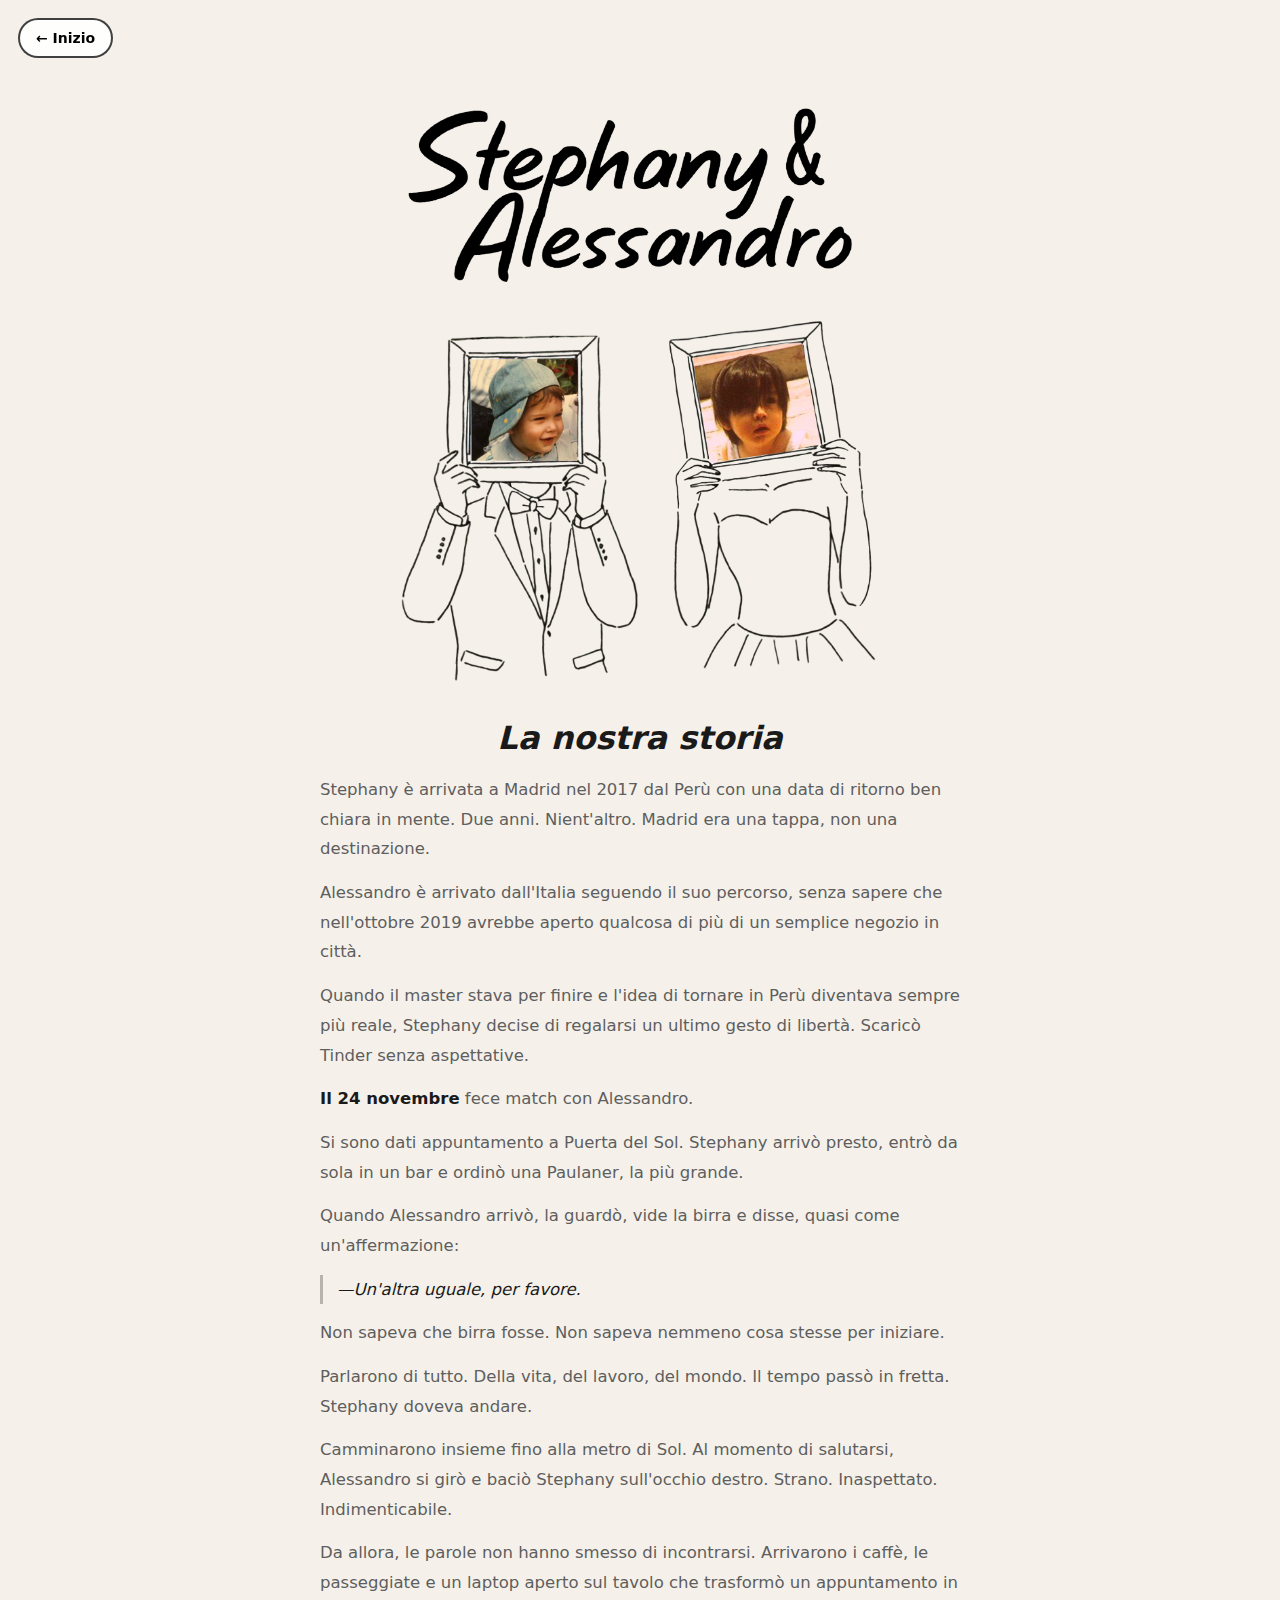
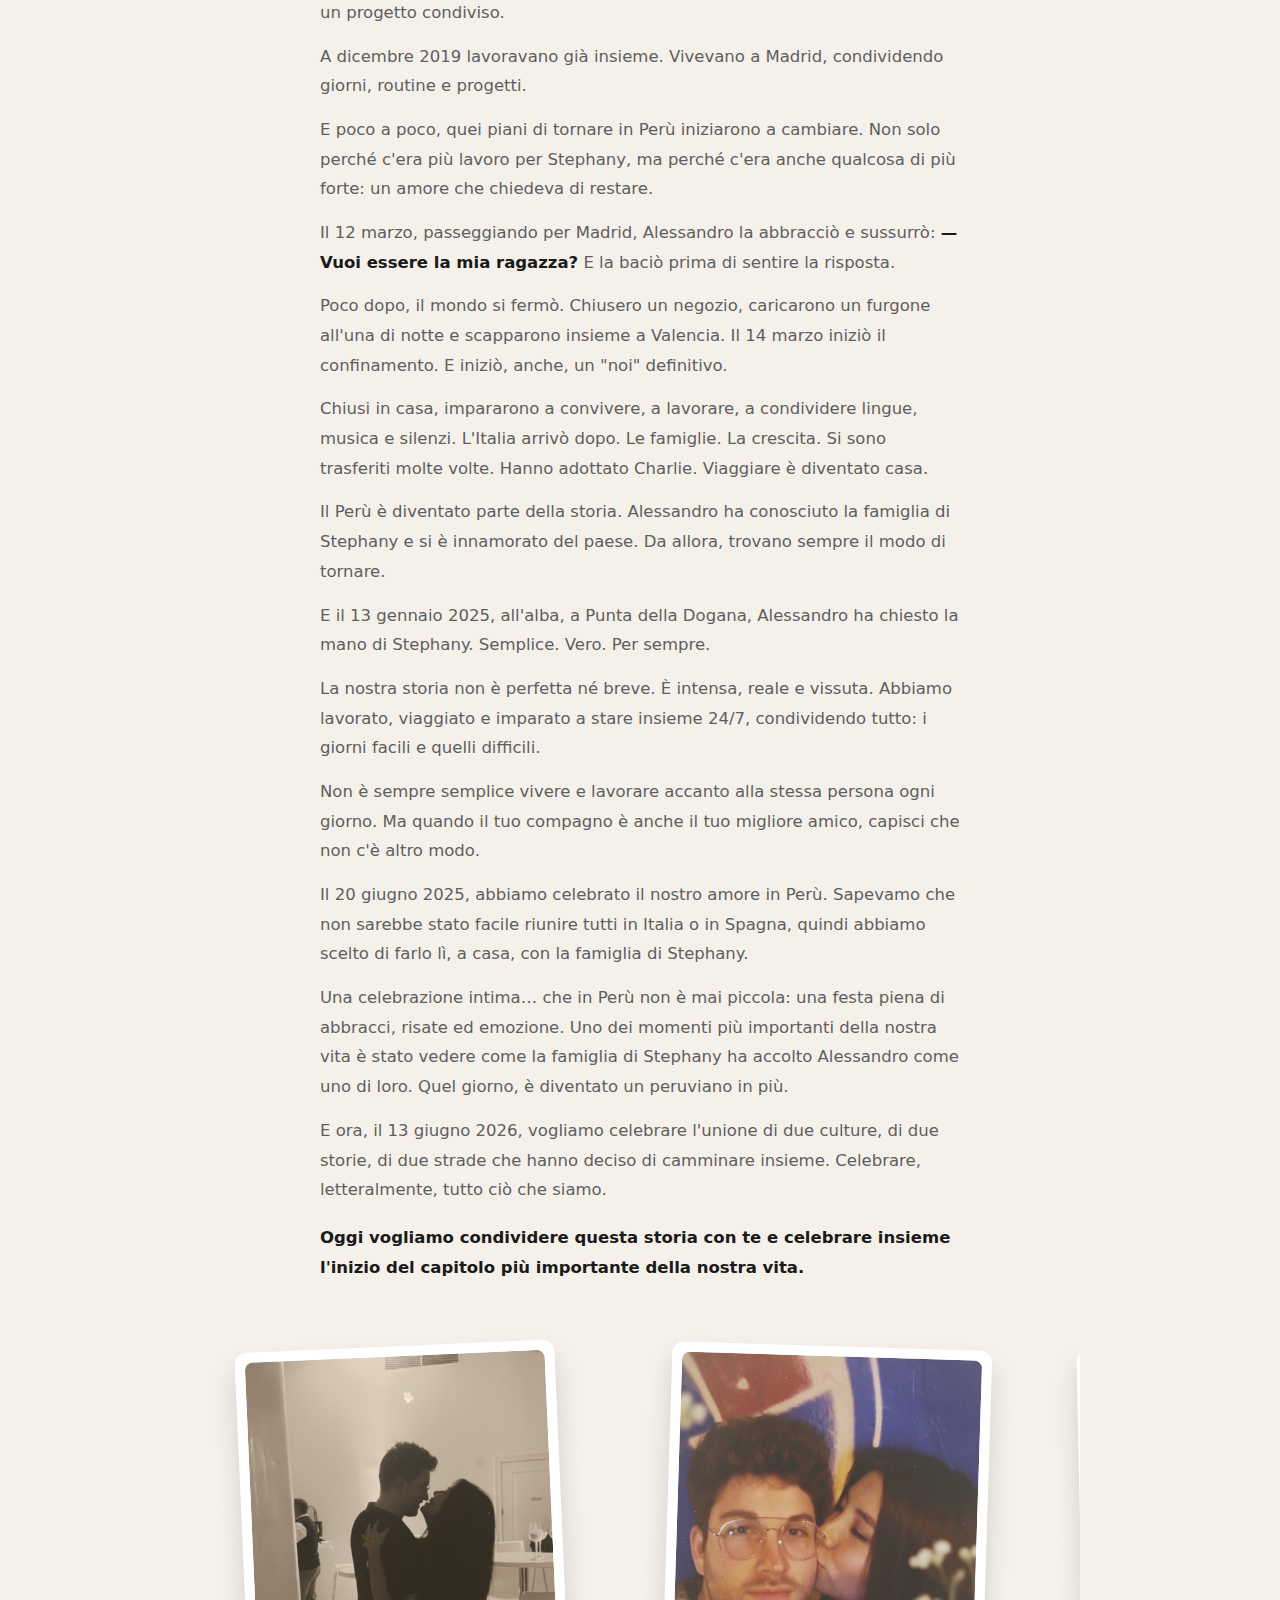
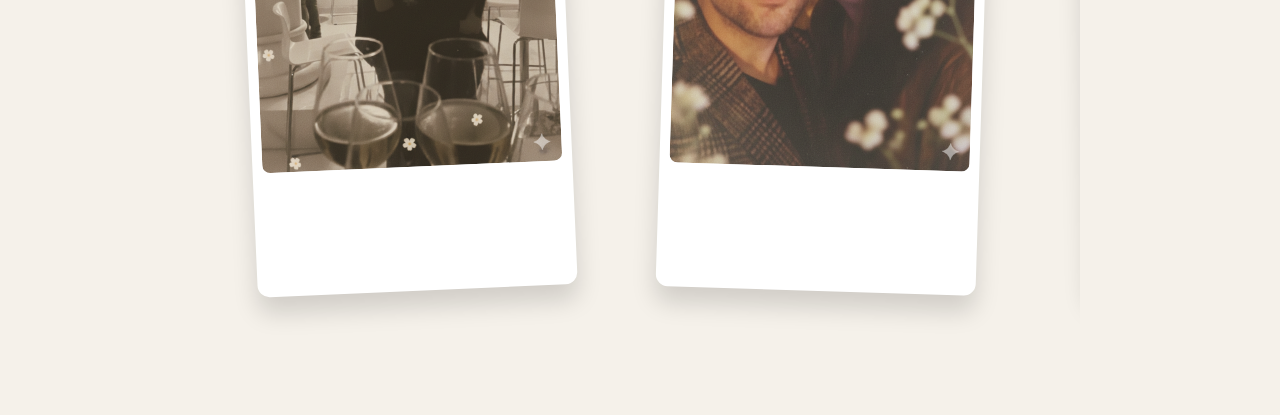
<file: historia-it.html>
<!DOCTYPE html>
<html lang="it">
<head>
  <meta charset="UTF-8" />
  <meta name="viewport" content="width=device-width, initial-scale=1.0"/>
  <title>La nostra storia</title>
  <link rel="stylesheet" href="historia.css" />
</head>

<body class="story">

  <!-- botón volver (solo uno) -->
  <header class="topbar">
    <a class="pill" id="backToInvite" href="invitation.html">← Inizio</a>
  </header>

  <main class="page">

    <!-- 1) Imagen nombre: sya01.png -->
    <figure class="hero-figure hero-figure--name">
      <img src="assets/sya01.png" alt="Stephany e Alessandro" />
    </figure>

    <!-- 2) Imagen bebés: bebes.png -->
    <figure class="hero-figure hero-figure--babies">
      <img src="assets/bebes.png" alt="Bambini" />
    </figure>

    <!-- Subtítulo script -->
    <h2 class="hero-subtitle">La nostra storia</h2>

    <!-- Texto -->
    <article class="story-text">
      <p>Stephany è arrivata a Madrid nel 2017 dal Perù con una data di ritorno ben chiara in mente. Due anni. Nient'altro. Madrid era una tappa, non una destinazione.</p>
      <p>Alessandro è arrivato dall'Italia seguendo il suo percorso, senza sapere che nell'ottobre 2019 avrebbe aperto qualcosa di più di un semplice negozio in città.</p>

      <p>Quando il master stava per finire e l'idea di tornare in Perù diventava sempre più reale, Stephany decise di regalarsi un ultimo gesto di libertà. Scaricò Tinder senza aspettative.</p>
      <p><b>Il 24 novembre</b> fece match con Alessandro.</p>

      <p>Si sono dati appuntamento a Puerta del Sol. Stephany arrivò presto, entrò da sola in un bar e ordinò una Paulaner, la più grande.</p>
      <p>Quando Alessandro arrivò, la guardò, vide la birra e disse, quasi come un'affermazione:</p>

      <blockquote>—Un'altra uguale, per favore.</blockquote>

      <p>Non sapeva che birra fosse. Non sapeva nemmeno cosa stesse per iniziare.</p>

      <p>Parlarono di tutto. Della vita, del lavoro, del mondo. Il tempo passò in fretta. Stephany doveva andare.</p>
      <p>Camminarono insieme fino alla metro di Sol. Al momento di salutarsi, Alessandro si girò e baciò Stephany sull'occhio destro. Strano. Inaspettato. Indimenticabile.</p>

      <p>Da allora, le parole non hanno smesso di incontrarsi. Arrivarono i caffè, le passeggiate e un laptop aperto sul tavolo che trasformò un appuntamento in un progetto condiviso.</p>

      <p>A dicembre 2019 lavoravano già insieme. Vivevano a Madrid, condividendo giorni, routine e progetti.</p>
      <p>E poco a poco, quei piani di tornare in Perù iniziarono a cambiare. Non solo perché c'era più lavoro per Stephany, ma perché c'era anche qualcosa di più forte: un amore che chiedeva di restare.</p>

      <p>Il 12 marzo, passeggiando per Madrid, Alessandro la abbracciò e sussurrò: <b>—Vuoi essere la mia ragazza?</b> E la baciò prima di sentire la risposta.</p>

      <p>Poco dopo, il mondo si fermò. Chiusero un negozio, caricarono un furgone all'una di notte e scapparono insieme a Valencia. Il 14 marzo iniziò il confinamento. E iniziò, anche, un "noi" definitivo.</p>

      <p>Chiusi in casa, impararono a convivere, a lavorare, a condividere lingue, musica e silenzi. L'Italia arrivò dopo. Le famiglie. La crescita. Si sono trasferiti molte volte. Hanno adottato Charlie. Viaggiare è diventato casa.</p>

      <p>Il Perù è diventato parte della storia. Alessandro ha conosciuto la famiglia di Stephany e si è innamorato del paese. Da allora, trovano sempre il modo di tornare.</p>

      <p>E il 13 gennaio 2025, all'alba, a Punta della Dogana, Alessandro ha chiesto la mano di Stephany. Semplice. Vero. Per sempre.</p>

      <p>La nostra storia non è perfetta né breve. È intensa, reale e vissuta. Abbiamo lavorato, viaggiato e imparato a stare insieme 24/7, condividendo tutto: i giorni facili e quelli difficili.</p>

      <p>Non è sempre semplice vivere e lavorare accanto alla stessa persona ogni giorno. Ma quando il tuo compagno è anche il tuo migliore amico, capisci che non c'è altro modo.</p>

      <p>Il 20 giugno 2025, abbiamo celebrato il nostro amore in Perù. Sapevamo che non sarebbe stato facile riunire tutti in Italia o in Spagna, quindi abbiamo scelto di farlo lì, a casa, con la famiglia di Stephany.</p>

      <p>Una celebrazione intima… che in Perù non è mai piccola: una festa piena di abbracci, risate ed emozione. Uno dei momenti più importanti della nostra vita è stato vedere come la famiglia di Stephany ha accolto Alessandro come uno di loro. Quel giorno, è diventato un peruviano in più.</p>

      <p>E ora, il 13 giugno 2026, vogliamo celebrare l'unione di due culture, di due storie, di due strade che hanno deciso di camminare insieme. Celebrare, letteralmente, tutto ciò che siamo.</p>

      <p class="final">Oggi vogliamo condividere questa storia con te e celebrare insieme l'inizio del capitolo più importante della nostra vita.</p>
    </article>

    <section class="story-carousel" aria-label="Galleria di ricordi">
      <div class="carousel-track">
        <figure class="carousel-card tilt-a">
          <img src="assets/foto1.png" alt="Ricordo 1" />
        </figure>
        <figure class="carousel-card tilt-b">
          <img src="assets/foto2.png" alt="Ricordo 2" />
        </figure>
        <figure class="carousel-card tilt-c">
          <img src="assets/foto3.png" alt="Ricordo 3" />
        </figure>
        <figure class="carousel-card tilt-d">
          <img src="assets/foto4.png" alt="Ricordo 4" />
        </figure>
        <figure class="carousel-card tilt-e">
          <img src="assets/foto5.png" alt="Ricordo 5" />
        </figure>
        <figure class="carousel-card tilt-a">
          <img src="assets/foto6.png" alt="Ricordo 6" />
        </figure>
        <figure class="carousel-card tilt-b">
          <img src="assets/foto7.png" alt="Ricordo 7" />
        </figure>
        <figure class="carousel-card tilt-c">
          <img src="assets/foto8.png" alt="Ricordo 8" />
        </figure>
        <figure class="carousel-card tilt-d">
          <img src="assets/foto9.png" alt="Ricordo 9" />
        </figure>
        <figure class="carousel-card tilt-e">
          <img src="assets/foto10.png" alt="Ricordo 10" />
        </figure>
        <figure class="carousel-card tilt-a">
          <img src="assets/foto11.png" alt="Ricordo 11" />
        </figure>
        <figure class="carousel-card tilt-b">
          <img src="assets/foto12.png" alt="Ricordo 12" />
        </figure>
        <figure class="carousel-card tilt-c">
          <img src="assets/foto13.png" alt="Ricordo 13" />
        </figure>
        <figure class="carousel-card tilt-d">
          <img src="assets/foto14.png" alt="Ricordo 14" />
        </figure>
        <figure class="carousel-card tilt-e">
          <img src="assets/foto15.png" alt="Ricordo 15" />
        </figure>
        <figure class="carousel-card tilt-a">
          <img src="assets/foto16.png" alt="Ricordo 16" />
        </figure>
        <figure class="carousel-card tilt-b">
          <img src="assets/foto17.png" alt="Ricordo 17" />
        </figure>
        <figure class="carousel-card tilt-c">
          <img src="assets/foto18.png" alt="Ricordo 18" />
        </figure>
        <figure class="carousel-card tilt-d">
          <img src="assets/foto19.png" alt="Ricordo 19" />
        </figure>
        <figure class="carousel-card tilt-e">
          <img src="assets/foto20.png" alt="Ricordo 20" />
        </figure>
      </div>
    </section>

  </main>

  <script>
    const params = new URLSearchParams(window.location.search);
    const lang = params.get('lang') || 'it';
    const name = params.get('name') || '';

    const backUrl = new URL('invitation.html', window.location.href);
    backUrl.searchParams.set('lang', lang);
    if (name) backUrl.searchParams.set('name', name);

    const back = document.getElementById('backToInvite');
    if (back) back.href = backUrl.toString();
  </script>

</body>
</html>
</file>
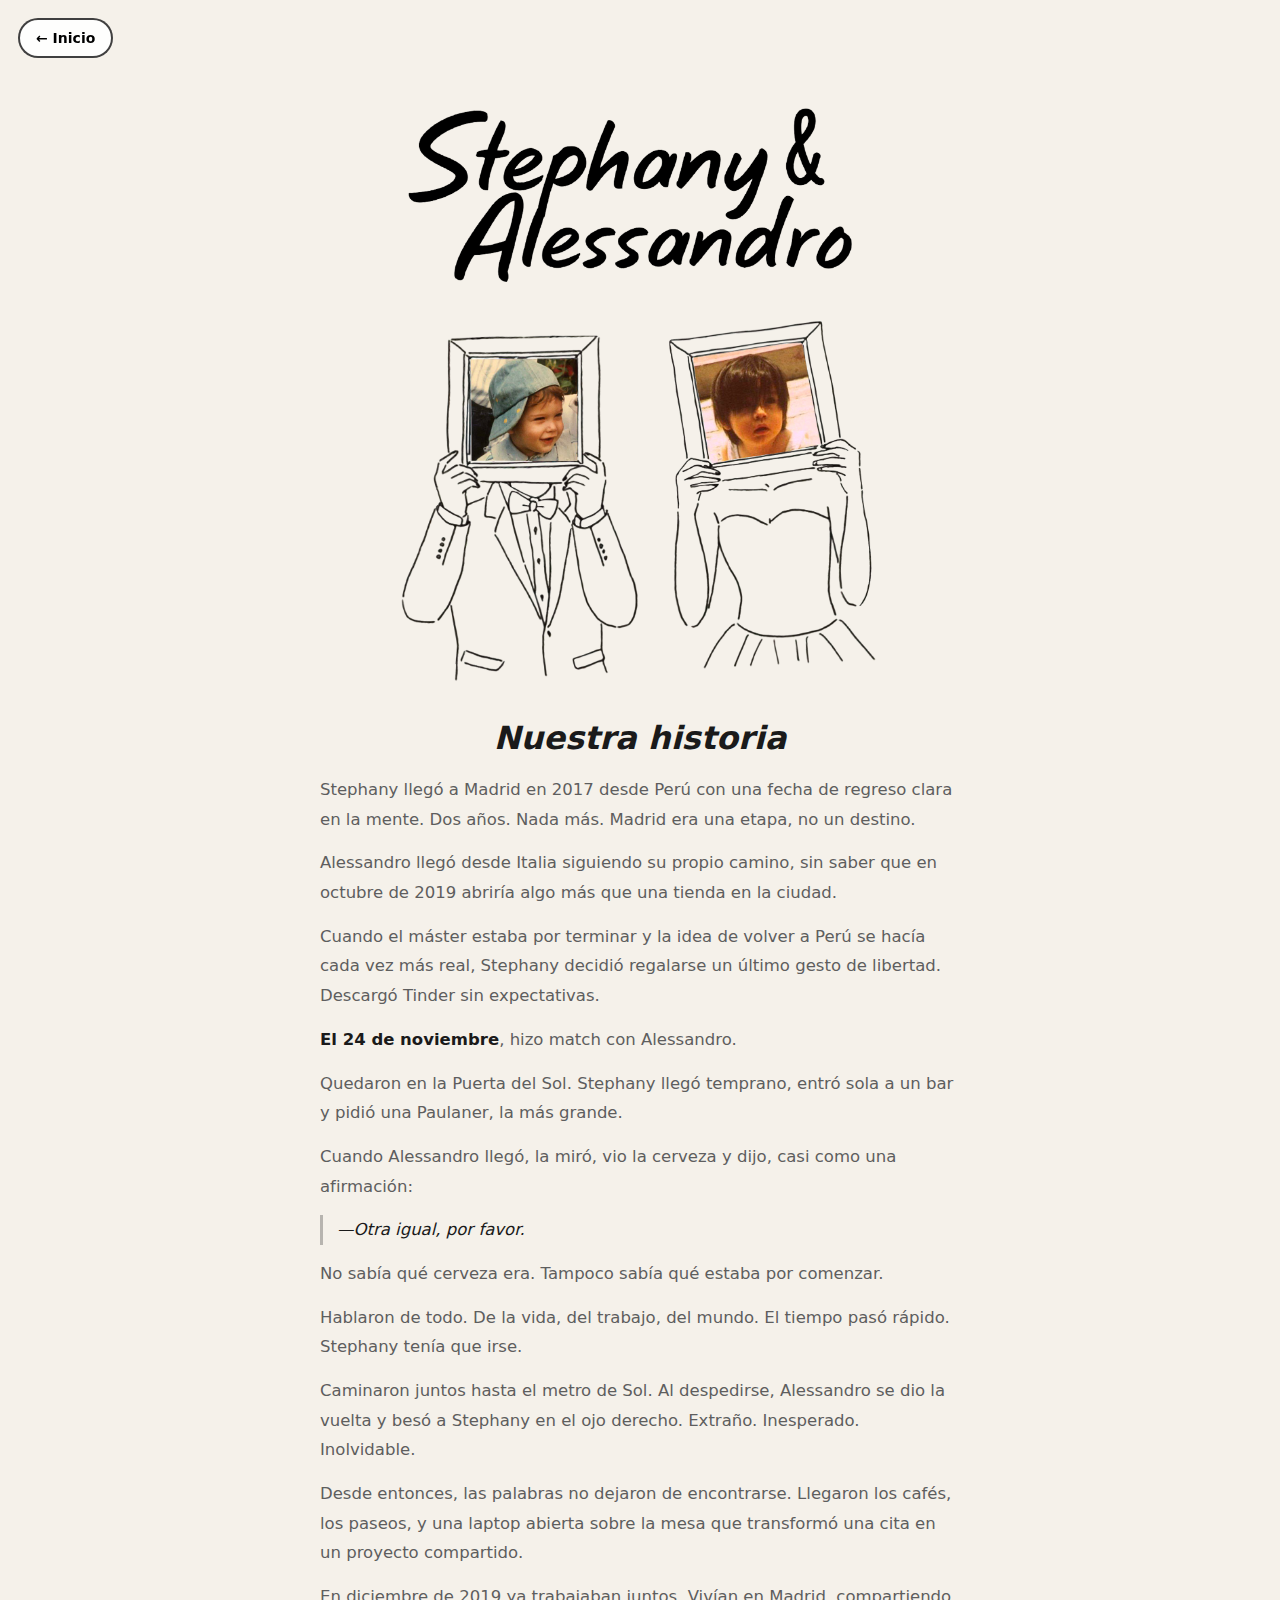
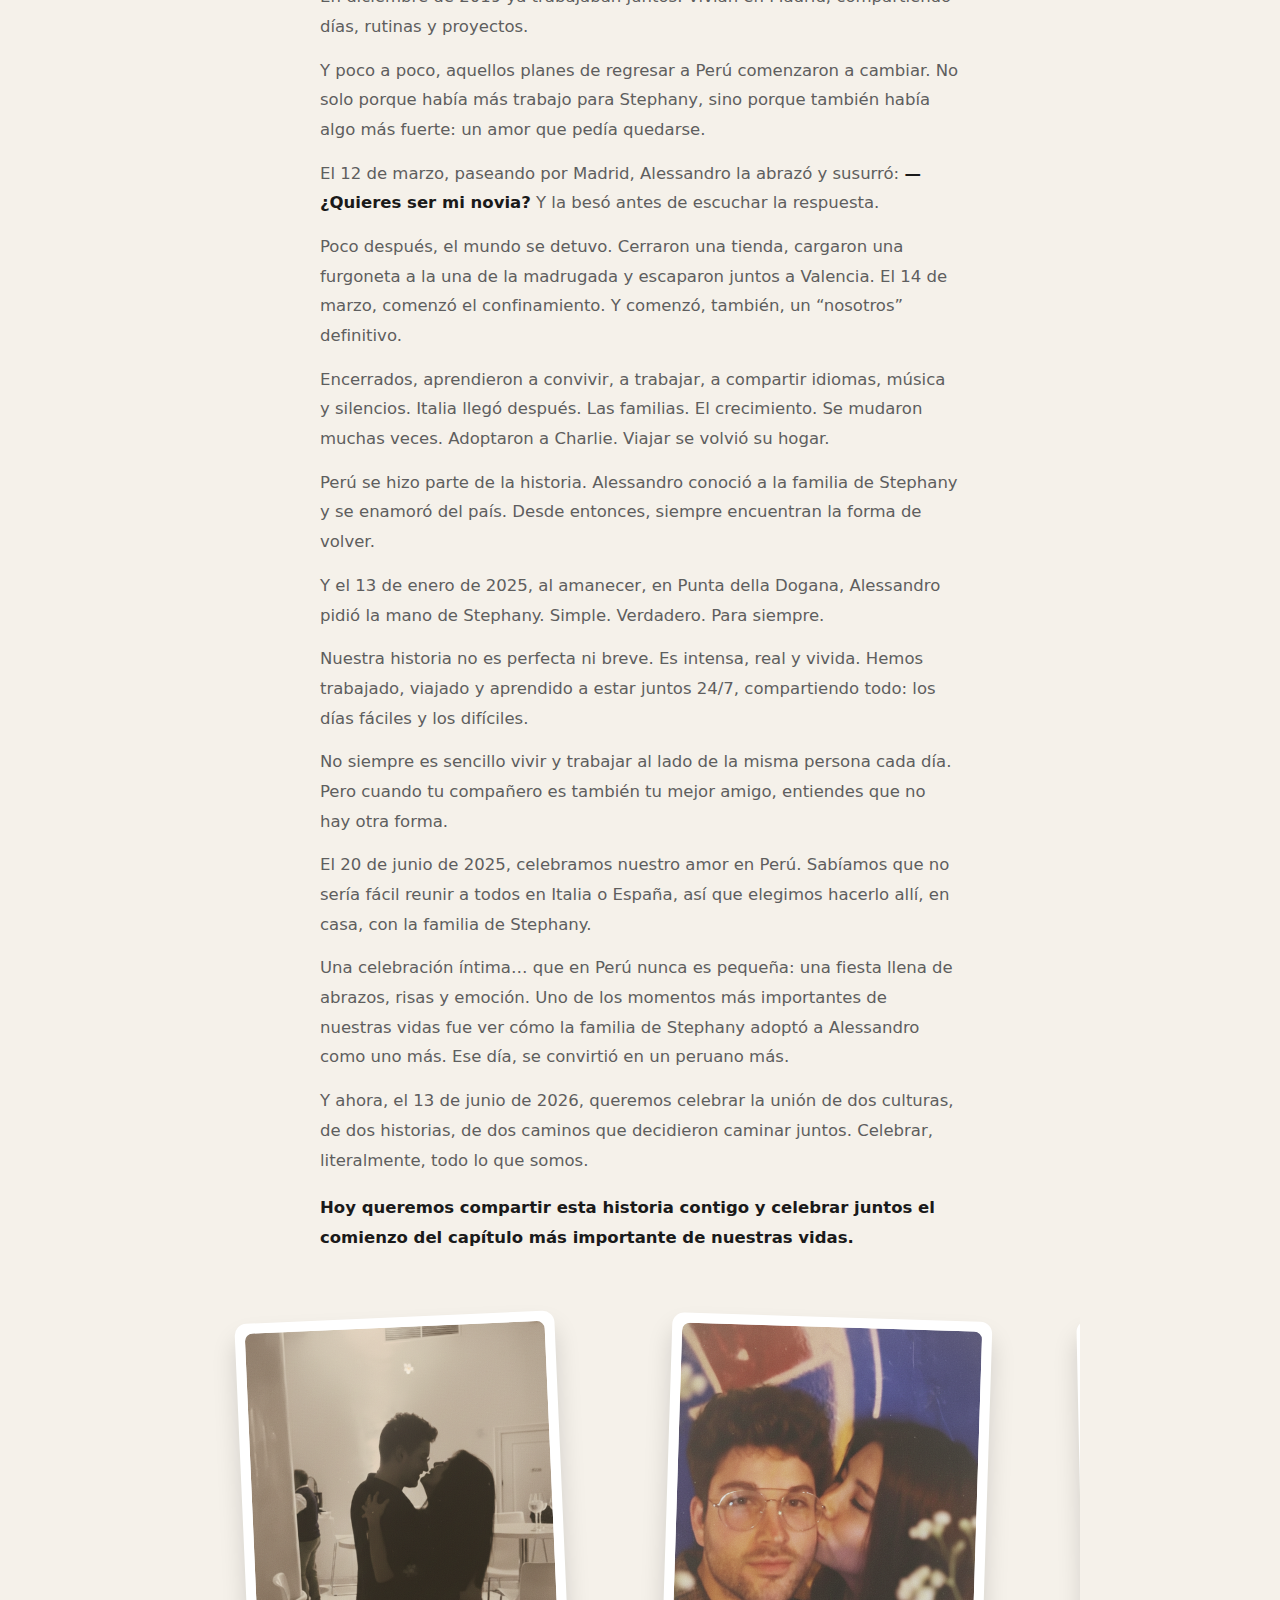
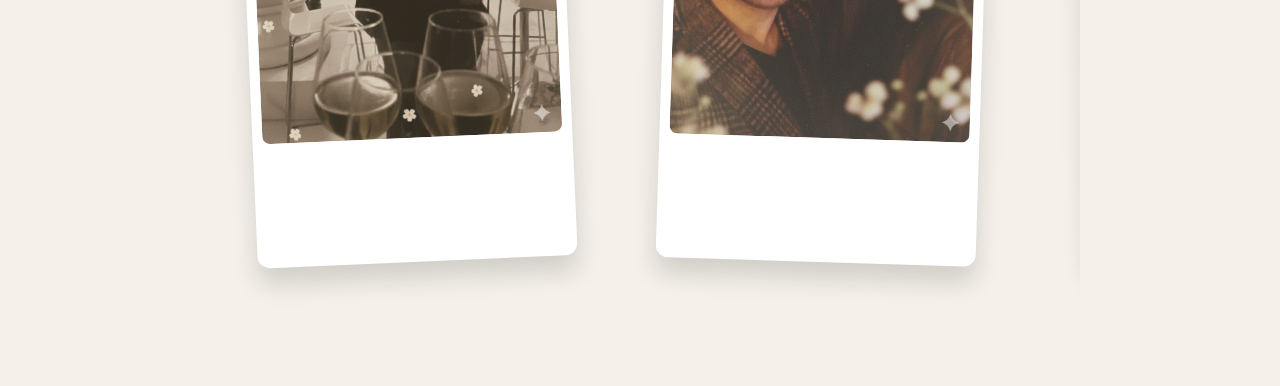
<file: historia.html>
<!DOCTYPE html>
<html lang="es">
<head>
  <meta charset="UTF-8" />
  <meta name="viewport" content="width=device-width, initial-scale=1.0"/>
  <title>Nuestra historia</title>
  <link rel="stylesheet" href="historia.css" />
</head>

<body class="story">

  <!-- botón volver (solo uno) -->
  <header class="topbar">
    <a class="pill" id="backToInvite" href="invitation.html">← Inicio</a>
  </header>

  <main class="page">

    <!-- 1) Imagen nombre: sya01.png -->
    <figure class="hero-figure hero-figure--name">
      <img src="assets/sya01.png" alt="Stephany y Alessandro" />
    </figure>

    <!-- 2) Imagen bebés: bebes.png -->
    <figure class="hero-figure hero-figure--babies">
      <img src="assets/bebes.png" alt="Bebés" />
    </figure>

    <!-- Subtítulo script -->
    <h2 class="hero-subtitle">Nuestra historia</h2>

    <!-- Texto -->
    <article class="story-text">
      <p>Stephany llegó a Madrid en 2017 desde Perú con una fecha de regreso clara en la mente. Dos años. Nada más. Madrid era una etapa, no un destino.</p>
      <p>Alessandro llegó desde Italia siguiendo su propio camino, sin saber que en octubre de 2019 abriría algo más que una tienda en la ciudad.</p>

      <p>Cuando el máster estaba por terminar y la idea de volver a Perú se hacía cada vez más real, Stephany decidió regalarse un último gesto de libertad. Descargó Tinder sin expectativas.</p>
      <p><b>El 24 de noviembre</b>, hizo match con Alessandro.</p>

      <p>Quedaron en la Puerta del Sol. Stephany llegó temprano, entró sola a un bar y pidió una Paulaner, la más grande.</p>
      <p>Cuando Alessandro llegó, la miró, vio la cerveza y dijo, casi como una afirmación:</p>

      <blockquote>—Otra igual, por favor.</blockquote>

      <p>No sabía qué cerveza era. Tampoco sabía qué estaba por comenzar.</p>

      <p>Hablaron de todo. De la vida, del trabajo, del mundo. El tiempo pasó rápido. Stephany tenía que irse.</p>
      <p>Caminaron juntos hasta el metro de Sol. Al despedirse, Alessandro se dio la vuelta y besó a Stephany en el ojo derecho. Extraño. Inesperado. Inolvidable.</p>

      <p>Desde entonces, las palabras no dejaron de encontrarse. Llegaron los cafés, los paseos, y una laptop abierta sobre la mesa que transformó una cita en un proyecto compartido.</p>

      <p>En diciembre de 2019 ya trabajaban juntos. Vivían en Madrid, compartiendo días, rutinas y proyectos.</p>
      <p>Y poco a poco, aquellos planes de regresar a Perú comenzaron a cambiar. No solo porque había más trabajo para Stephany, sino porque también había algo más fuerte: un amor que pedía quedarse.</p>

      <p>El 12 de marzo, paseando por Madrid, Alessandro la abrazó y susurró: <b>—¿Quieres ser mi novia?</b> Y la besó antes de escuchar la respuesta.</p>

      <p>Poco después, el mundo se detuvo. Cerraron una tienda, cargaron una furgoneta a la una de la madrugada y escaparon juntos a Valencia. El 14 de marzo, comenzó el confinamiento. Y comenzó, también, un “nosotros” definitivo.</p>

      <p>Encerrados, aprendieron a convivir, a trabajar, a compartir idiomas, música y silencios. Italia llegó después. Las familias. El crecimiento. Se mudaron muchas veces. Adoptaron a Charlie. Viajar se volvió su hogar.</p>

      <p>Perú se hizo parte de la historia. Alessandro conoció a la familia de Stephany y se enamoró del país. Desde entonces, siempre encuentran la forma de volver.</p>

      <p>Y el 13 de enero de 2025, al amanecer, en Punta della Dogana, Alessandro pidió la mano de Stephany. Simple. Verdadero. Para siempre.</p>

      <p>Nuestra historia no es perfecta ni breve. Es intensa, real y vivida. Hemos trabajado, viajado y aprendido a estar juntos 24/7, compartiendo todo: los días fáciles y los difíciles.</p>

      <p>No siempre es sencillo vivir y trabajar al lado de la misma persona cada día. Pero cuando tu compañero es también tu mejor amigo, entiendes que no hay otra forma.</p>

      <p>El 20 de junio de 2025, celebramos nuestro amor en Perú. Sabíamos que no sería fácil reunir a todos en Italia o España, así que elegimos hacerlo allí, en casa, con la familia de Stephany.</p>

      <p>Una celebración íntima… que en Perú nunca es pequeña: una fiesta llena de abrazos, risas y emoción. Uno de los momentos más importantes de nuestras vidas fue ver cómo la familia de Stephany adoptó a Alessandro como uno más. Ese día, se convirtió en un peruano más.</p>

      <p>Y ahora, el 13 de junio de 2026, queremos celebrar la unión de dos culturas, de dos historias, de dos caminos que decidieron caminar juntos. Celebrar, literalmente, todo lo que somos.</p>

      <p class="final">Hoy queremos compartir esta historia contigo y celebrar juntos el comienzo del capítulo más importante de nuestras vidas.</p>
    </article>

    <section class="story-carousel" aria-label="Galeria de recuerdos">
      <div class="carousel-track">
        <figure class="carousel-card tilt-a">
          <img src="assets/foto1.png" alt="Recuerdo 1" />
        </figure>
        <figure class="carousel-card tilt-b">
          <img src="assets/foto2.png" alt="Recuerdo 2" />
        </figure>
        <figure class="carousel-card tilt-c">
          <img src="assets/foto3.png" alt="Recuerdo 3" />
        </figure>
        <figure class="carousel-card tilt-d">
          <img src="assets/foto4.png" alt="Recuerdo 4" />
        </figure>
        <figure class="carousel-card tilt-e">
          <img src="assets/foto5.png" alt="Recuerdo 5" />
        </figure>
        <figure class="carousel-card tilt-a">
          <img src="assets/foto6.png" alt="Recuerdo 6" />
        </figure>
        <figure class="carousel-card tilt-b">
          <img src="assets/foto7.png" alt="Recuerdo 7" />
        </figure>
        <figure class="carousel-card tilt-c">
          <img src="assets/foto8.png" alt="Recuerdo 8" />
        </figure>
        <figure class="carousel-card tilt-d">
          <img src="assets/foto9.png" alt="Recuerdo 9" />
        </figure>
        <figure class="carousel-card tilt-e">
          <img src="assets/foto10.png" alt="Recuerdo 10" />
        </figure>
        <figure class="carousel-card tilt-a">
          <img src="assets/foto11.png" alt="Recuerdo 11" />
        </figure>
        <figure class="carousel-card tilt-b">
          <img src="assets/foto12.png" alt="Recuerdo 12" />
        </figure>
        <figure class="carousel-card tilt-c">
          <img src="assets/foto13.png" alt="Recuerdo 13" />
        </figure>
        <figure class="carousel-card tilt-d">
          <img src="assets/foto14.png" alt="Recuerdo 14" />
        </figure>
        <figure class="carousel-card tilt-e">
          <img src="assets/foto15.png" alt="Recuerdo 15" />
        </figure>
        <figure class="carousel-card tilt-a">
          <img src="assets/foto16.png" alt="Recuerdo 16" />
        </figure>
        <figure class="carousel-card tilt-b">
          <img src="assets/foto17.png" alt="Recuerdo 17" />
        </figure>
        <figure class="carousel-card tilt-c">
          <img src="assets/foto18.png" alt="Recuerdo 18" />
        </figure>
        <figure class="carousel-card tilt-d">
          <img src="assets/foto19.png" alt="Recuerdo 19" />
        </figure>
        <figure class="carousel-card tilt-e">
          <img src="assets/foto20.png" alt="Recuerdo 20" />
        </figure>
      </div>
    </section>

  </main>

  <script>
    // Mantener params (?lang=&name=) al volver
    const params = new URLSearchParams(window.location.search);
    const lang = params.get('lang') || 'es';
    const name = params.get('name') || '';

    const backUrl = new URL('invitation.html', window.location.href);
    backUrl.searchParams.set('lang', lang);
    if (name) backUrl.searchParams.set('name', name);

    const back = document.getElementById('backToInvite');
    if (back) back.href = backUrl.toString();
  </script>

</body>
</html>
</file>
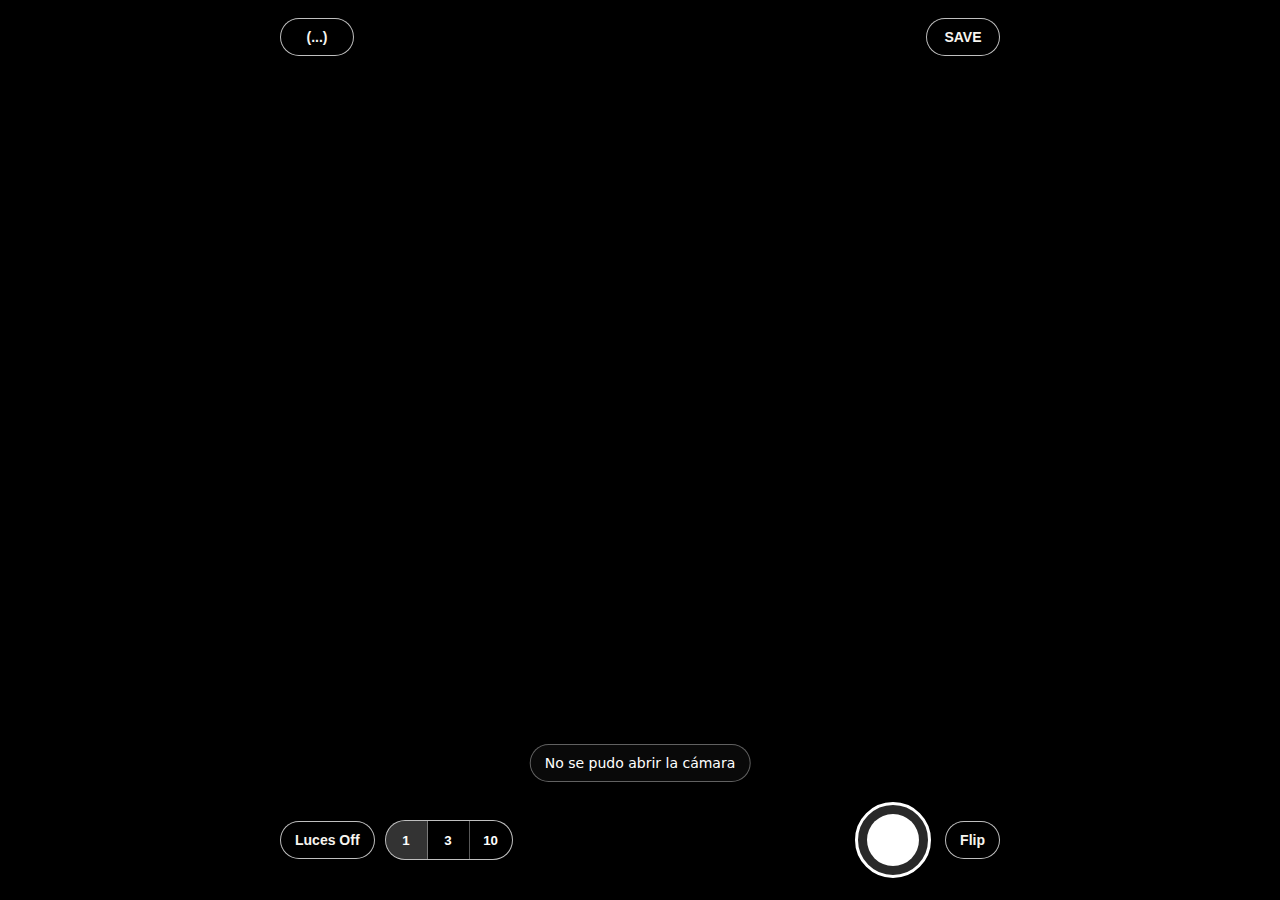
<file: huji.html>
<!DOCTYPE html>
<html lang="es">
<head>
  <meta charset="UTF-8" />
  <meta name="viewport" content="width=device-width, initial-scale=1.0, viewport-fit=cover" />
  <title>HUJI Camera</title>
  <link rel="stylesheet" href="huji.css" />
</head>
<body>
  <main id="app" class="huji-app">
    <video id="camera" class="camera-feed" autoplay playsinline muted></video>
    <canvas id="captureCanvas" class="hidden-canvas"></canvas>

    <div id="randomLights" class="random-lights" aria-hidden="true"></div>
    <div id="flash" class="flash-layer" aria-hidden="true"></div>

    <div class="ui-layer">
      <div class="top-controls ui-rotatable">
        <button id="moreBtn" class="huji-btn small" type="button" aria-label="Más opciones">(...)</button>
        <button id="saveBtn" class="huji-btn small" type="button">SAVE</button>
      </div>

      <div id="countdown" class="countdown-overlay ui-rotatable" aria-live="polite"></div>

      <div class="bottom-controls ui-rotatable">
        <div class="left-controls">
          <button id="lightsBtn" class="huji-btn" type="button">Luces Off</button>
          <div class="timer-group" role="group" aria-label="Temporizador">
            <button class="timer-btn is-active" data-timer="1" type="button">1</button>
            <button class="timer-btn" data-timer="3" type="button">3</button>
            <button class="timer-btn" data-timer="10" type="button">10</button>
          </div>
        </div>

        <button id="shutterBtn" class="shutter-btn" type="button" aria-label="Tomar foto">
          <span class="shutter-inner"></span>
        </button>

        <button id="flipBtn" class="huji-btn" type="button">Flip</button>
      </div>
    </div>

    <section id="developingScreen" class="status-screen hidden" aria-live="polite">
      <div class="status-card ui-rotatable">
        <h2>Developing...</h2>
        <div class="loader" aria-hidden="true"></div>
      </div>
    </section>

    <section id="previewScreen" class="status-screen hidden" aria-live="polite">
      <div class="preview-card ui-rotatable">
        <img id="previewImage" alt="Preview de la foto" />
        <div class="preview-actions">
          <button id="previewSaveBtn" class="huji-btn" type="button">Guardar</button>
          <button id="retakeBtn" class="huji-btn" type="button">Repetir</button>
        </div>
      </div>
    </section>

    <div id="toast" class="toast" role="status" aria-live="polite"></div>
  </main>

  <script src="huji.js"></script>
</body>
</html>
</file>
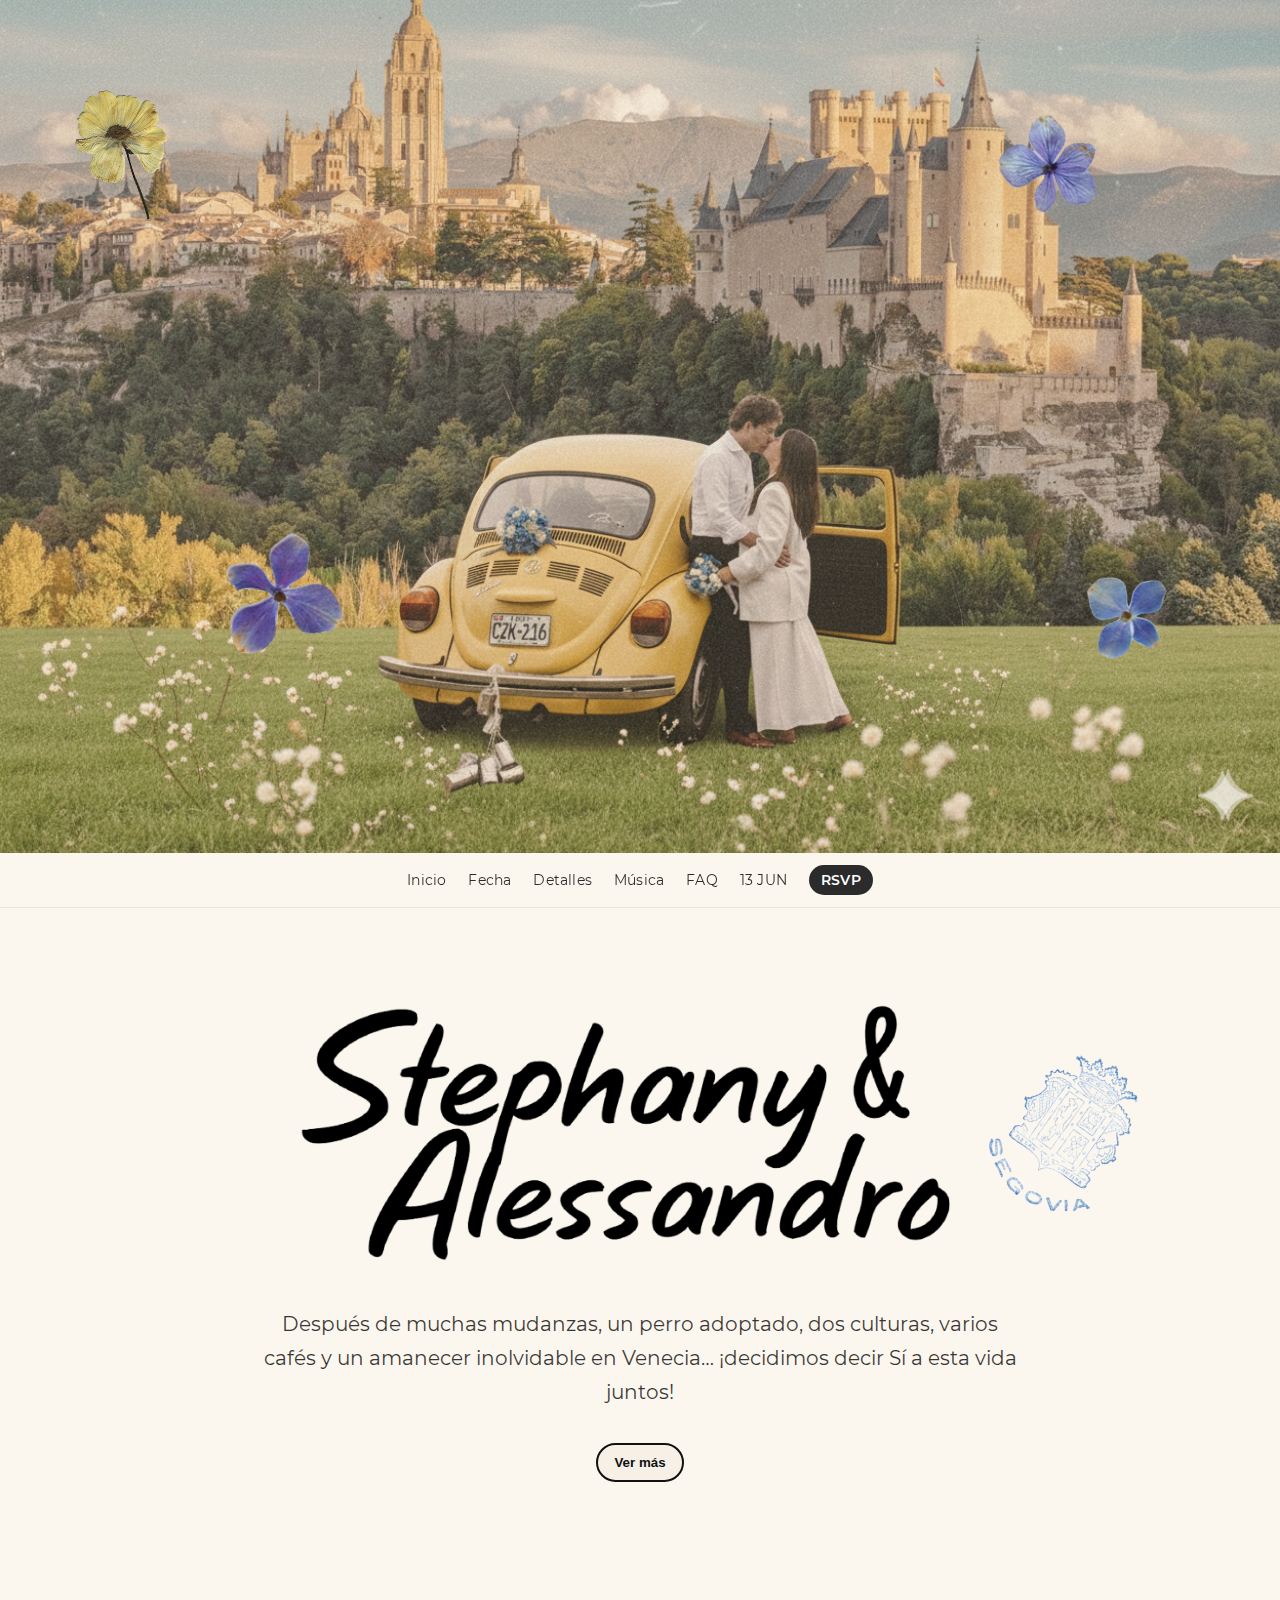
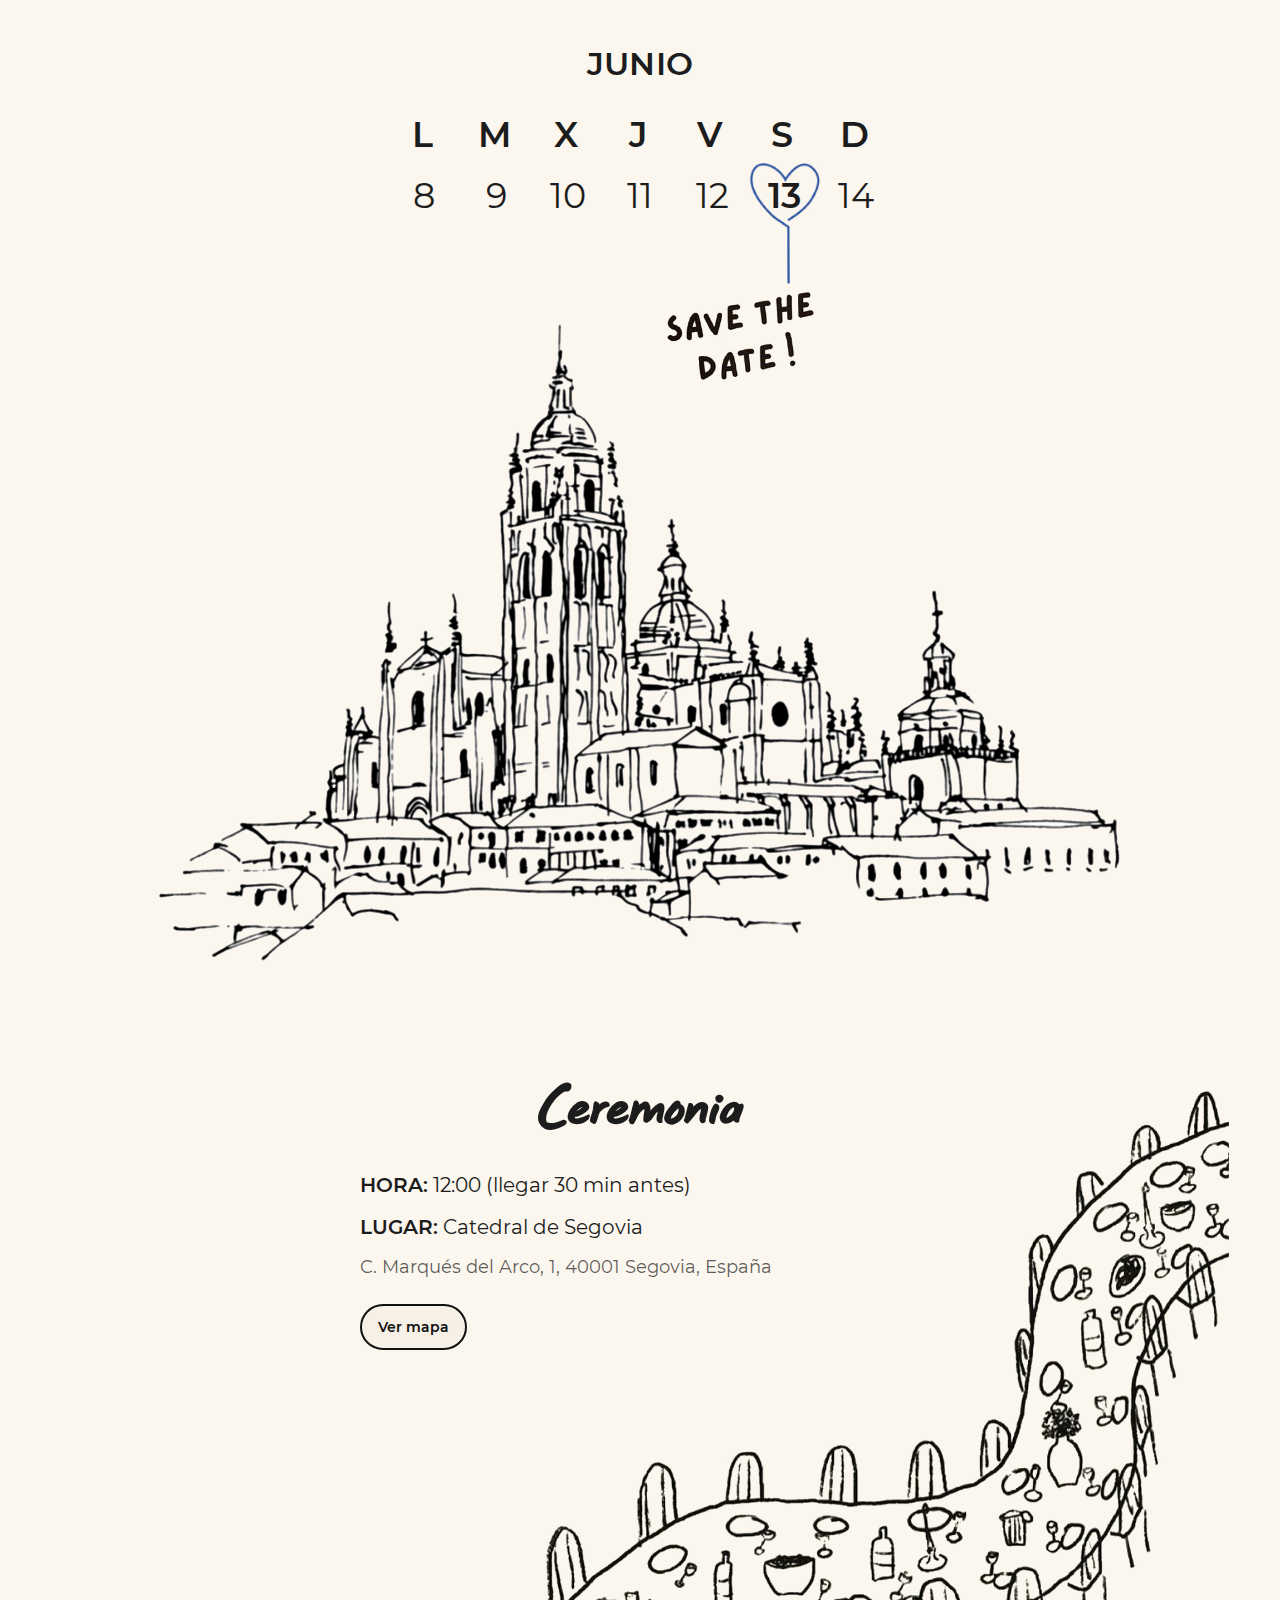
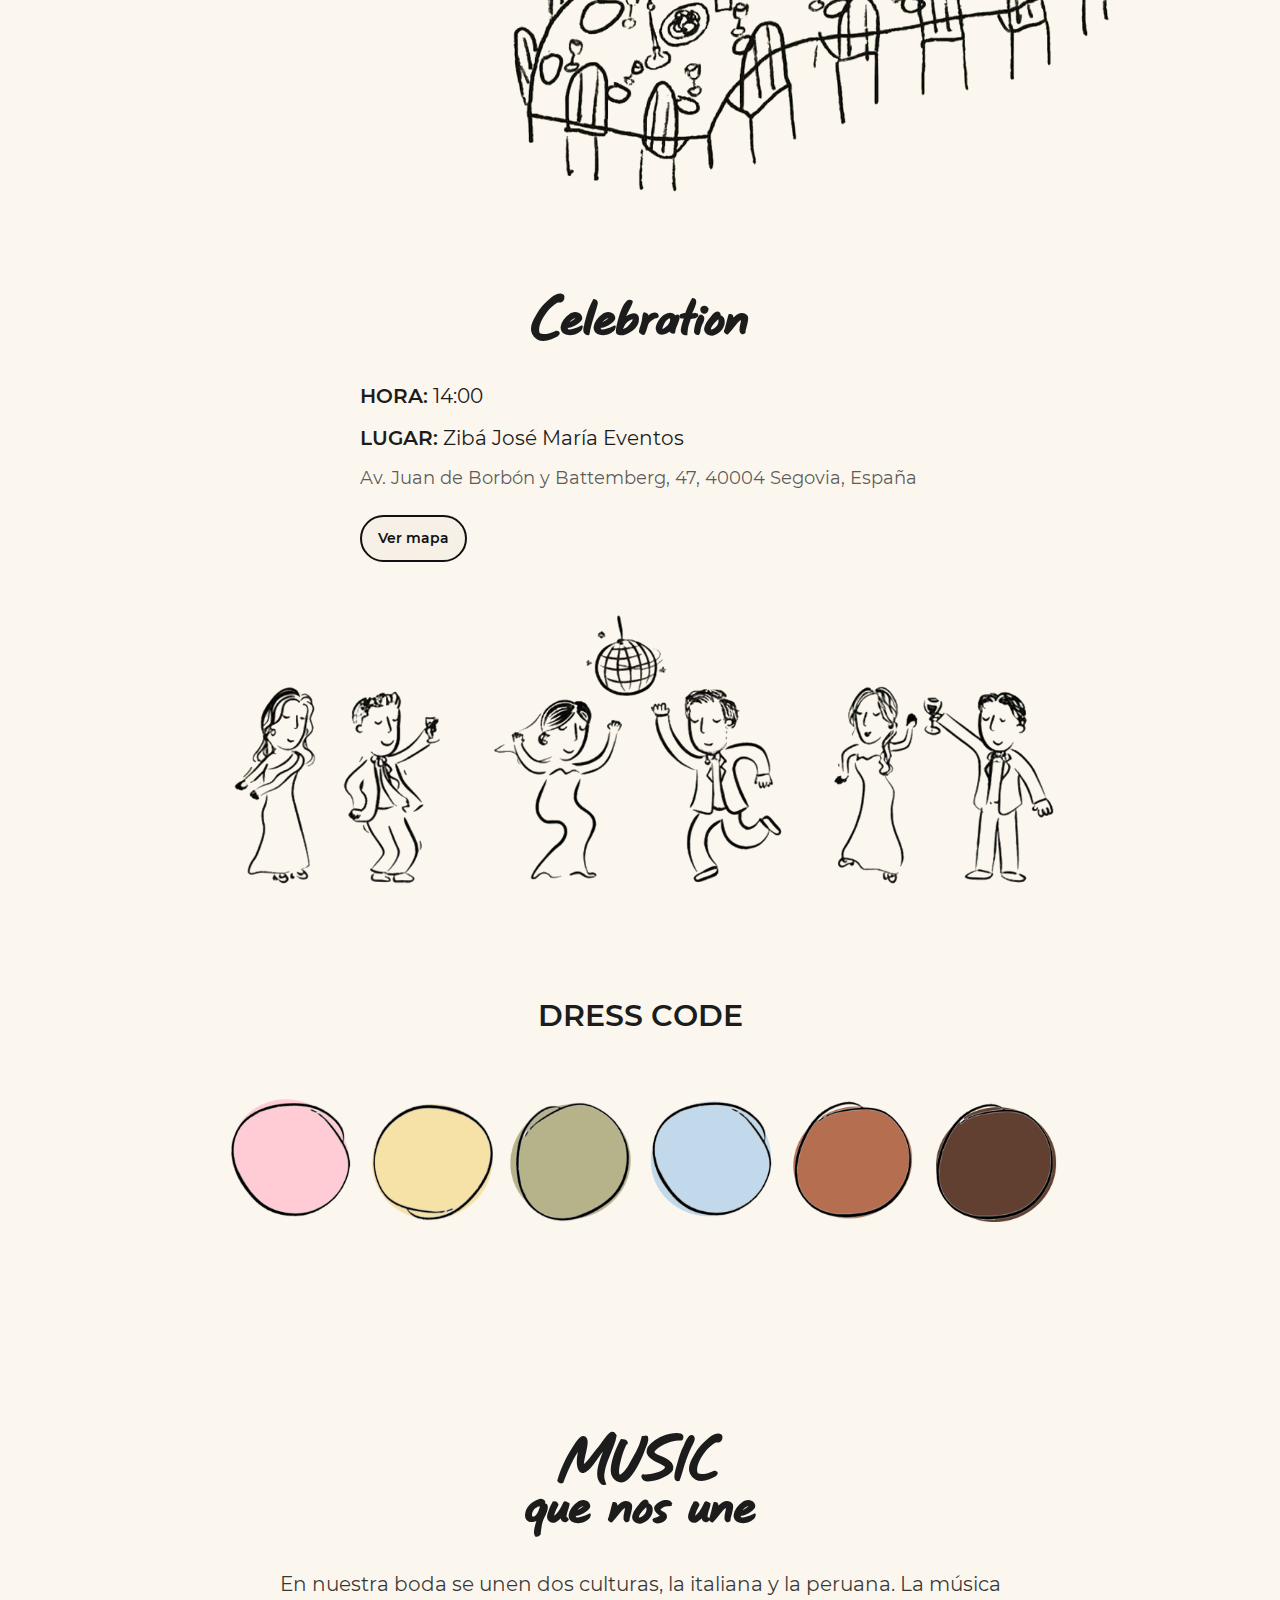
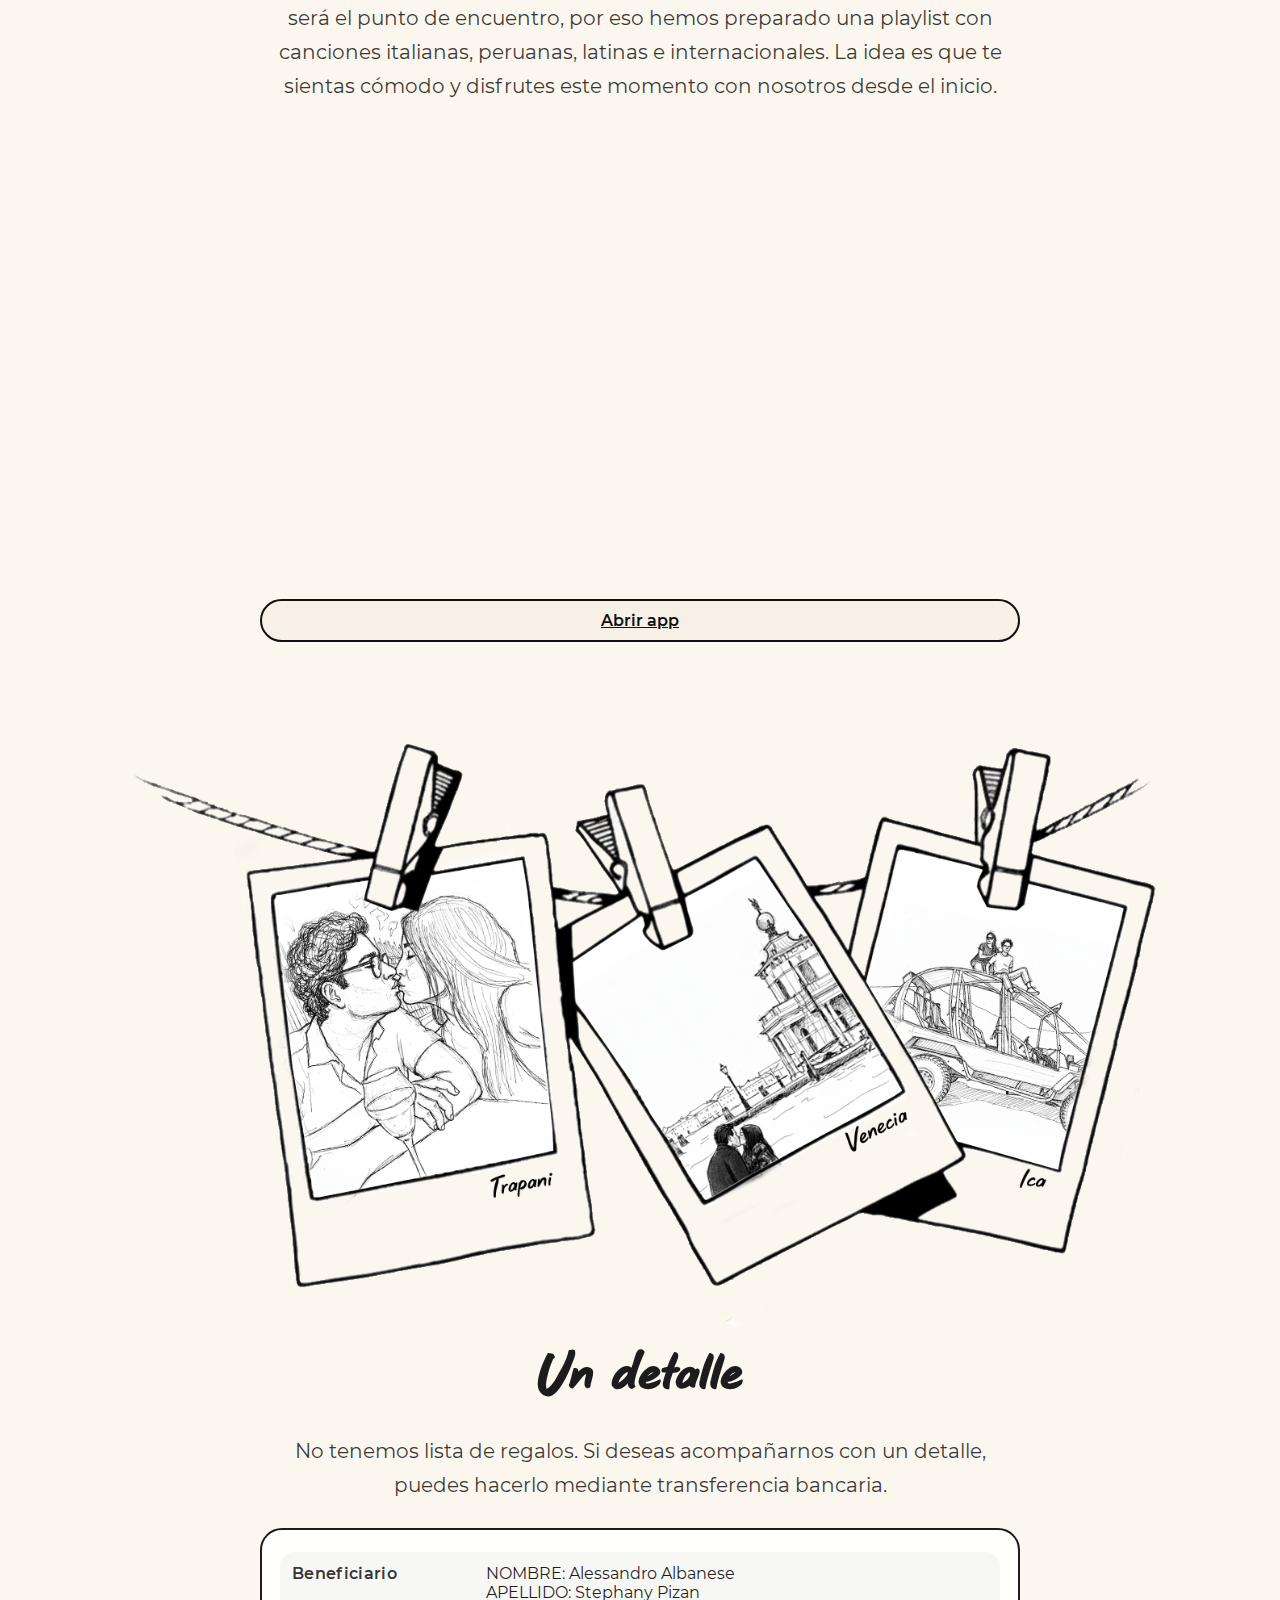
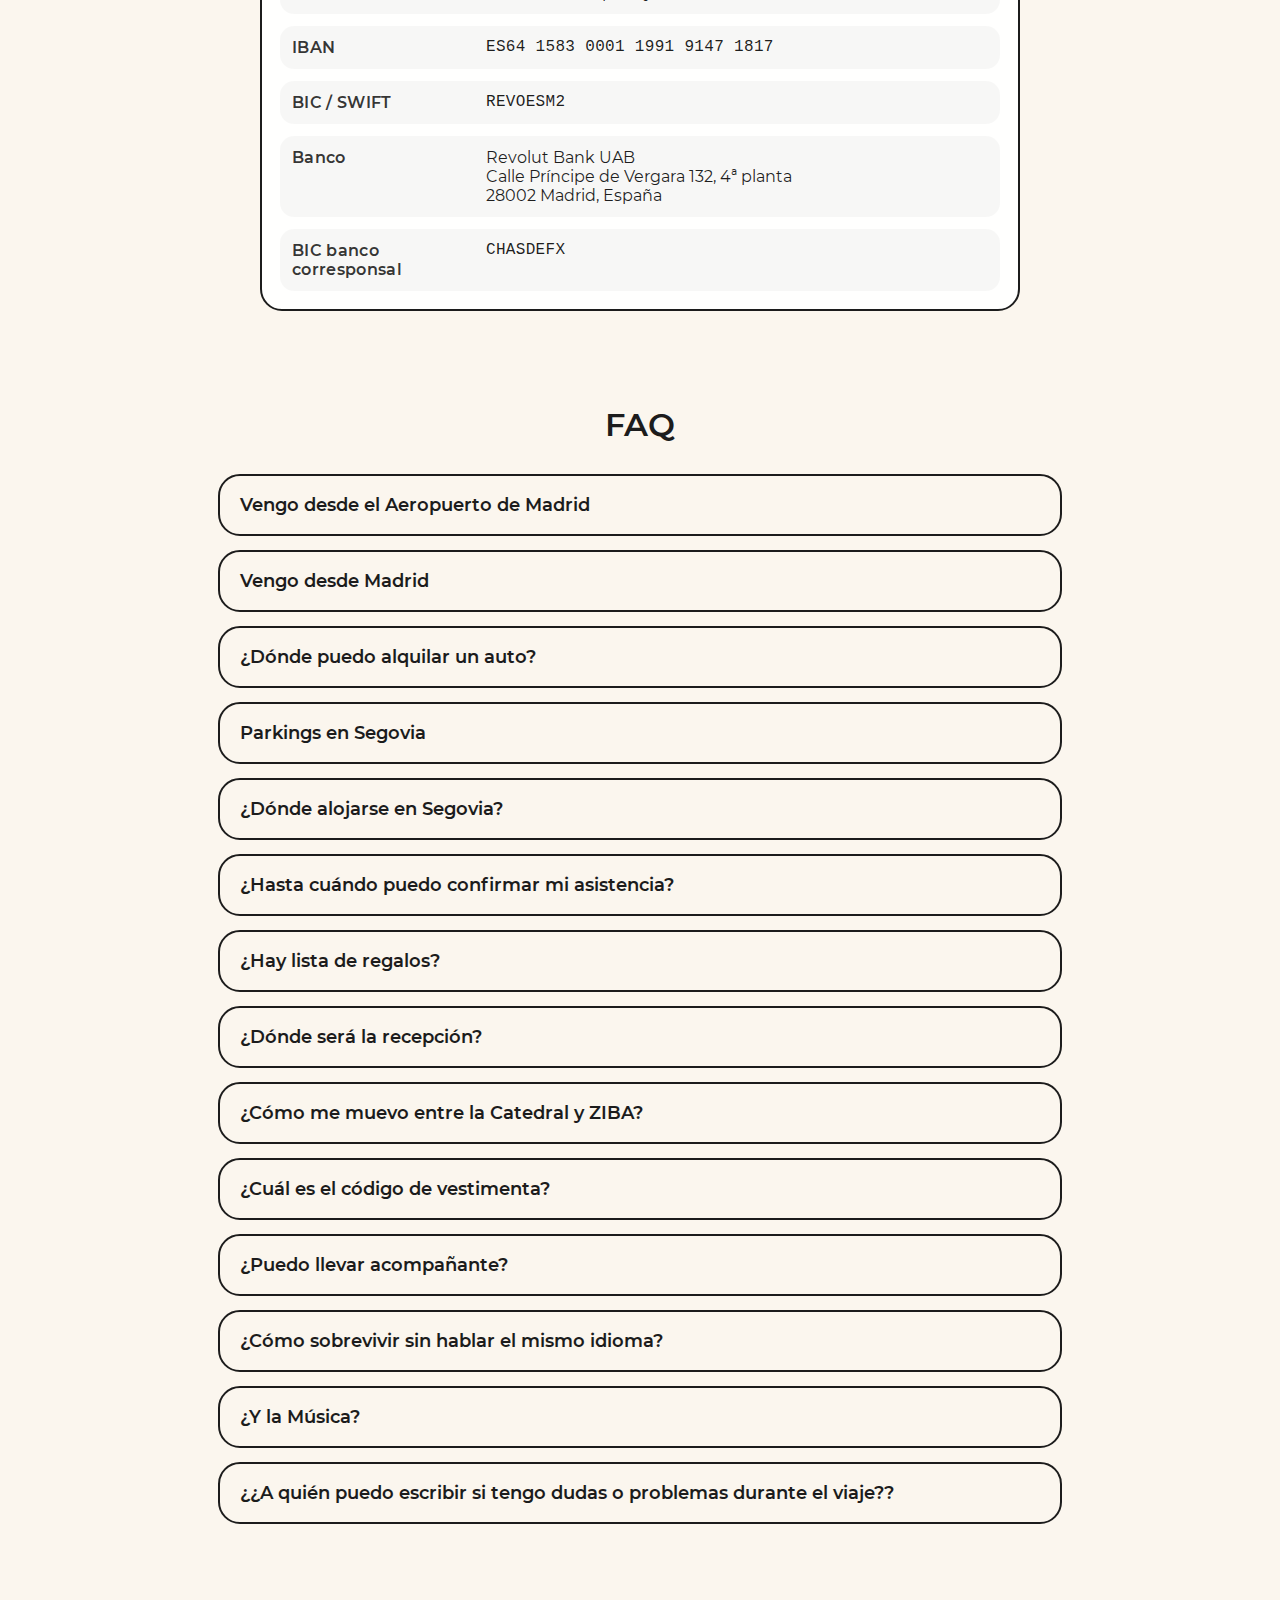
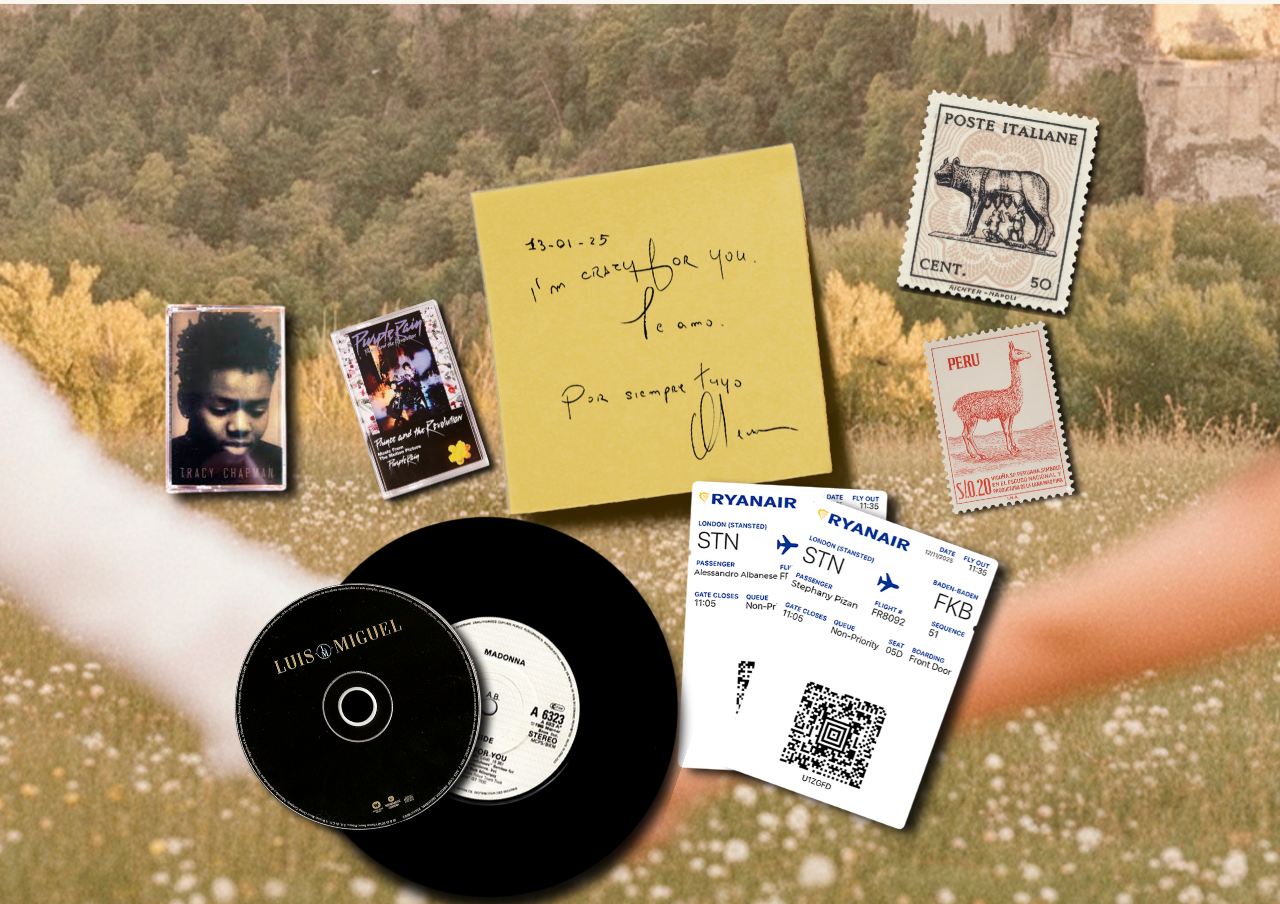
<file: invitation.html>
<!DOCTYPE html>
<html lang="es">
<head>
  <meta charset="UTF-8" />
  <meta name="viewport" content="width=device-width, initial-scale=1.0"/>
  <title>Invitación</title>
  <link rel="stylesheet" href="style.css" />
</head>
<body class="invite-body">

  <!-- BANNER -->
<header id="inicio" class="invite-hero">
  <img class="invite-banner invite-banner-end" src="assets/bannersya01.png" alt="Banner" />

  <!-- Stickers flotantes (flores) encima del banner -->
  <div class="banner-stickers" aria-hidden="true">
    <img class="sticker" src="assets/flor01.webp" alt="" style="--x:10%; --y:18%; --s:1.00; --r:-18deg;">
    <img class="sticker" src="assets/flor02.webp" alt="" style="--x:82%; --y:20%; --s:0.90; --r:12deg;">
    <img class="sticker" src="assets/flor03.webp" alt="" style="--x:22%; --y:70%; --s:1.10; --r:8deg;">
    <img class="sticker" src="assets/flor04.webp" alt="" style="--x:88%; --y:72%; --s:0.85; --r:-10deg;">
  </div>

  <div class="mobile-badge" aria-hidden="true">
    <svg class="badge-ring" viewBox="0 0 100 100" aria-hidden="true">
      <defs>
        <path id="badgePath" d="M50,50 m-35,0 a35,35 0 1,1 70,0 a35,35 0 1,1 -70,0" />
      </defs>
      <text text-anchor="middle">
        <textPath href="#badgePath" startOffset="50%">STEPH Y ALE • 13 JUN 26 •</textPath>
      </text>
    </svg>
    <button class="mobile-menu-btn" id="mobileMenuBtn" type="button" aria-label="Menu">
      <span></span>
      <span></span>
      <span></span>
    </button>
  </div>
</header>


<nav class="invite-nav">
  <div class="invite-nav-inner">
    <a href="#inicio" data-i18n="nav_inicio">Inicio</a>
    <a href="#fecha" data-i18n="nav_fecha">Fecha</a>
    <a href="#detalles" data-i18n="nav_detalles">Detalles</a>
    <a href="#musica" data-i18n="nav_musica">Música</a>
    <a href="#faq" data-i18n="nav_faq">FAQ</a>
    <a href="13jun.html" data-i18n="nav_13jun">13 JUN</a>
    <a class="rsvp-pill" href="#" id="openRsvp" data-open-rsvp data-i18n="nav_rsvp">RSVP</a>
  </div>
</nav>

<aside class="mobile-menu" id="mobileMenu" aria-hidden="true">
  <div class="mobile-menu-backdrop" data-close="true"></div>
  <div class="mobile-menu-panel" role="dialog" aria-modal="true">
    <button class="mobile-menu-close" type="button" data-close="true" data-i18n-aria="menu_close_aria">×</button>
    <nav class="mobile-menu-links">
      <a href="#inicio" data-i18n="nav_inicio">Inicio</a>
      <a href="#fecha" data-i18n="nav_fecha">Fecha</a>
      <a href="#detalles" data-i18n="nav_detalles">Detalles</a>
      <a href="#musica" data-i18n="nav_musica">Música</a>
      <a href="#faq" data-i18n="nav_faq">FAQ</a>
      <a href="13jun.html" data-i18n="nav_13jun">13 JUN</a>
      <a href="#" class="mobile-menu-rsvp" data-open-rsvp data-i18n="nav_rsvp">RSVP</a>
    </nav>
  </div>
</aside>


  <!-- SECCIÓN NOMBRES + SELLO + TEXTO -->
  <main class="invite-main">
    <section class="invite-section invite-intro">
      <div class="names-wrap">
        <img class="names-img" src="assets/sya01.png" alt="Stephany y Alessandro" />
        <img class="seal-img" src="assets/sello01.png" alt="Sello" />
      </div>

      <p class="intro-text" id="introText" data-i18n="intro_text">
        Después de muchas mudanzas, un perro adoptado, dos culturas, varios cafés y un amanecer inolvidable en Venecia…
        ¡decidimos decir Sí a esta vida juntos!
      </p>

      <button class="btn intro-more" id="historyBtn" type="button" data-i18n="intro_more">
        Ver más
      </button>

    </section>

    <!-- SECCIONES (placeholder por ahora) -->
    <section id="fecha" class="invite-section">
      <h2></h2>
      <p></p>

      <section id="fecha" class="invite-section invite-date">
  <h2 class="date-month" data-i18n="date_month">JUNIO</h2>

  <div class="date-grid">
    <div class="date-days">
      <span data-i18n="date_day_l">L</span><span data-i18n="date_day_m">M</span><span data-i18n="date_day_x">X</span><span data-i18n="date_day_j">J</span><span data-i18n="date_day_v">V</span><span data-i18n="date_day_s">S</span><span data-i18n="date_day_d">D</span>
    </div>

    <div class="date-numbers">
      <span>8</span><span>9</span><span>10</span><span>11</span><span>12</span>
    <span class="date-heart">
  <a
    href="https://www.google.com/calendar/render?action=TEMPLATE&text=Matrimonio+Stephany+y+Alessandro&dates=20260613T113000/20260613T130000&details=Reserva+esta+fecha,+¡te+esperamos+con+mucho+amor!&location=Catedral+de+Segovia&sf=true&output=xml"
    class="date-link"
    target="_blank"
    rel="noopener"
  >
    <img src="assets/corazon.png" alt="Corazón" data-i18n-alt="heart_alt">
    <strong>13</strong>
  </a>
</span>


      <span>14</span>
    </div>
  </div>

  <!-- Save the date (por ahora solo visual) -->
  <div class="save-date">
    <img src="assets/save.png" alt="Save the date" data-i18n-alt="save_date_alt">
  </div>

<div class="cathedral-wrap">
  <img src="assets/catedral.png" alt="Catedral de Segovia" data-i18n-alt="cathedral_alt">
</div>


</section>

    </section>

   <section id="detalles" class="invite-section">
  <div class="details-wrap">

    <h3 class="details-title" data-i18n="details_ceremony_title">Ceremonia</h3>


    <div class="details-block">
      <div data-i18n-html="ceremony_time"><b>HORA:</b> 12:00 (llegar 30 min antes)</div>
      <div style="margin-top:10px;" data-i18n-html="ceremony_place"><b>LUGAR:</b> Catedral de Segovia</div>
      <div class="details-sub">C. Marqués del Arco, 1, 40001 Segovia, España</div>

      <a class="details-maps" target="_blank" rel="noopener" data-i18n="details_map"
         href="https://www.google.com/maps/search/?api=1&query=Catedral+de+Segovia,+C.+Marqu%C3%A9s+del+Arco+1,+40001+Segovia,+Espa%C3%B1a">
        Ver mapa
      </a>
    </div>

   <div class="mesa-stage">
  <img src="assets/mesa.png" alt="Mesa" class="mesa-img" />
</div>



   <h3 class="details-title" data-i18n="details_celebration_title">Celebration</h3>

    <div class="details-block">
      <div data-i18n-html="celebration_cocktail"><b>HORA:</b> 14:00</div>
      <div style="margin-top:10px;" data-i18n-html="celebration_place"><b>LUGAR:</b> Zibá José María Eventos</div>
      <div class="details-sub">Av. Juan de Borbón y Battemberg, 47, 40004 Segovia, España</div>

      <!-- cuando me pases la dirección exacta de Zibá, te dejo el link perfecto -->
      <a class="details-maps" target="_blank" rel="noopener" data-i18n="details_map"
         href="https://www.google.com/maps/search/?api=1&query=Zib%C3%A1+Jos%C3%A9+Mar%C3%ADa+Eventos+Segovia">
        Ver mapa
      </a>
    </div>

    <!-- Imagen baile -->
<div class="celebration-dance">
  <img src="assets/baile.png" alt="Baile" data-i18n-alt="dance_alt">
</div>

<div class="dress-code">
  <h3 class="dress-title" data-i18n="dress_title">DRESS CODE</h3>

  <div class="dress-image">
    <img src="assets/code.png" alt="Dress Code" data-i18n-alt="dress_alt">
  </div>
</div>

  </div>
</section>



<section id="musica" class="invite-section">
  <h3 class="details-title"><span data-i18n="music_title">MUSIC</span><br><span class="music-sub" data-i18n="music_sub">que nos une</span></h3>

  <p class="music-text" data-i18n="music_text">
    En nuestra boda se unen dos culturas, la italiana y la peruana. La música será el punto de encuentro, por eso hemos preparado una playlist con canciones italianas, peruanas, latinas e internacionales. La idea es que te sientas cómodo y disfrutes este momento con nosotros desde el inicio.
  </p>
</section>

<!-- SPOTIFY -->
<div class="spotify-wrap">

  <iframe
    src="https://open.spotify.com/embed/playlist/6HjUkZ0VXhmLsaJi1BLi1M?theme=0"
    width="100%"
    height="360"
    frameborder="0"
    allow="autoplay; clipboard-write; encrypted-media; fullscreen; picture-in-picture"
    loading="lazy">
  </iframe>

  <a
    class="btn intro-more spotify-btn"
    href="https://open.spotify.com/playlist/6HjUkZ0VXhmLsaJi1BLi1M"
    target="_blank"
    rel="noopener"
    data-i18n="spotify_open_app">
    Abrir app
  </a>

</div>
<div class="music-banner">
  <img src="assets/tresfotos.png" alt="Recuerdos de viaje" data-i18n-alt="music_banner_alt">
</div>

<!-- REGALO / CUENTA BANCARIA -->
<section id="regalo" class="invite-section gift">
  <h3 class="details-title" data-i18n="gift_title">Un detalle</h3>
  <p class="music-text" data-i18n="gift_intro">
No tenemos lista de regalos. Si deseas acompañarnos con un detalle, puedes hacerlo mediante transferencia bancaria.  </p>

  <div class="gift-card">
    <div class="gift-grid">
      <div class="gift-row">
        <div class="gift-label" data-i18n="gift_beneficiary">Beneficiario</div>
        <div class="gift-value" data-i18n-html="gift_beneficiary_value">
          NOMBRE: Alessandro Albanese<br>
          APELLIDO: Stephany Pizan
        </div>
      </div>

      <div class="gift-row">
        <div class="gift-label">IBAN</div>
        <div class="gift-value gift-mono">ES64 1583 0001 1991 9147 1817</div>
      </div>

      <div class="gift-row">
        <div class="gift-label">BIC / SWIFT</div>
        <div class="gift-value gift-mono">REVOESM2</div>
      </div>

      <div class="gift-row">
        <div class="gift-label" data-i18n="gift_bank">Banco</div>
        <div class="gift-value">
          Revolut Bank UAB<br>
          Calle Príncipe de Vergara 132, 4ª planta<br>
          28002 Madrid, España
        </div>
      </div>

      <div class="gift-row">
        <div class="gift-label" data-i18n="gift_corr">BIC banco corresponsal</div>
        <div class="gift-value gift-mono">CHASDEFX</div>
      </div>
    </div>
  </div>
</section>


</section>




    <!-- <section id="fotos" class="invite-section">
      <h2>Fotos</h2>
      <p>Contenido pendiente…</p>
    </section> -->

   <!-- <section id="faq" class="invite-section">
      <h2>FAQ</h2>
      <p>Contenido pendiente…</p>
    </section>

    <section id="rsvp" class="invite-section">
      <h2>RSVP</h2>
      <p>Contenido pendiente…</p>
    </section>-->

    <!-- NUESTRA HISTORIA (a donde baja "Ver más") -->
   <!-- <section id="historia" class="invite-section invite-story">
      <h2>Nuestra historia</h2>
      <p>Contenido pendiente…</p>
    </section>
  </main> -->

  <!-- SECCIÓN FAQ -->

<section id="faq" class="invite-section faq">
  <h2 class="faq-title" data-i18n="faq_title">FAQ</h2> 

  <div class="faq-list">

    <details class="faq-item">
      <summary class="faq-question" data-i18n="faq_airport_q">Vengo desde el Aeropuerto de Madrid</summary>
      <div class="faq-answer">
        <p class="faq-text" data-i18n="faq_airport_a">
          Si llegas al Aeropuerto de Madrid-Barajas (MAD), queremos ayudarte a que el trayecto hasta Segovia sea lo más simple posible. Sabemos que muchos vienen desde Italia, quizás es la primera vez en Madrid o llegan cansados después del vuelo, así que aquí explicamos todas las opciones con tiempos, precios y detalles prácticos.
        </p>
        <a class="btn intro-more faq-btn" href="faq.html#aeropuerto" target="_blank" rel="noopener" data-i18n="faq_more" data-faq-link>Ver más</a>
      </div>
    </details>

    <details class="faq-item">
      <summary class="faq-question" data-i18n="faq_madrid_q">Vengo desde Madrid</summary>
      <div class="faq-answer">
        <p class="faq-text" data-i18n="faq_madrid_a">Si ya te encuentras en Madrid (porque llegaste antes, te quedas unos días o vienes desde otra ciudad), estas son las formas más fáciles de llegar a Segovia desde el centro.</p>
        <a class="btn intro-more faq-btn" href="faq.html#madrid" target="_blank" rel="noopener" data-i18n="faq_more" data-faq-link>Ver más</a>
      </div>
    </details>

    <details class="faq-item">
      <summary class="faq-question" data-i18n="faq_rent_q">¿Dónde puedo alquilar un auto?</summary>
      <div class="faq-answer">
        <p class="faq-text" data-i18n="faq_rent_a">
          Si estás pensando en alquilar un auto, hacerlo desde el aeropuerto es la opción más fácil.
          Allí se concentran las principales empresas y el proceso es más simple, especialmente si llegas
          desde el extranjero.
        </p>

        <!-- luego pondremos el link real -->
        <a class="btn intro-more faq-btn" href="faq.html#alquiler-auto" target="_blank" rel="noopener" data-i18n="faq_more" data-faq-link>Ver más</a>
      </div>
    </details>

    <details class="faq-item">
      <summary class="faq-question" data-i18n="faq_parking_q">Parkings en Segovia</summary>
      <div class="faq-answer">
        <p class="faq-text" data-i18n="faq_parking_a">Aquí tienes la sección de parkings en Segovia con distancias aproximadas caminando hasta la Catedral y el Acueducto, tiempo aproximado caminando y en taxi, y opciones gratis o de pago, para que tus lectores en tu blog tengan toda la info clara</p>
        <a class="btn intro-more faq-btn" href="faq.html#faq-parking" target="_blank" rel="noopener" data-i18n="faq_more" data-faq-link>Ver más</a>
      </div>
    </details>

     <details class="faq-item">
      <summary class="faq-question" data-i18n="faq_stay_q">¿Dónde alojarse en Segovia?</summary>
      <div class="faq-answer">
        <p class="faq-text" data-i18n-html="faq_stay_a">Te dejamos una sección para tu blog con <b>hoteles céntricos en Segovia </b>(enlaces a Booking), qué tan cerca están de la Catedral, y el tiempo caminando / en coche (aprox.).
</p>
        <a class="btn intro-more faq-btn" href="faq.html#faq-alojamiento" target="_blank" rel="noopener" data-i18n="faq_more" data-faq-link>Ver más</a>
      </div>
    </details>

     <details class="faq-item">
      <summary class="faq-question" data-i18n="faq_rsvp_q">¿Hasta cuándo puedo confirmar mi asistencia?</summary>
      <div class="faq-answer">
        <p class="faq-text" data-i18n-html="faq_rsvp_a">Para poder organizarnos bien y coordinar todos los detalles de la boda, necesitamos que nos confirmes tu asistencia hasta el <b>30 de Abril 2026</b>.

</p>
        <a class="btn intro-more faq-btn" href="faq.html#faq-confirmacion" target="_blank" rel="noopener" data-i18n="faq_more" data-faq-link>Ver más</a>
      </div>
    </details>

      <details class="faq-item">
      <summary class="faq-question" data-i18n="faq_gifts_q">¿Hay lista de regalos?</summary>
      <div class="faq-answer">
        <p class="faq-text" data-i18n-html="faq_gifts_a">No tenemos lista de regalos pero <b>puedes colaborar con nosotros</b>, hemos habilitado algunas opciones según el país, para que te resulte más fácil.

</p>
        <a class="btn intro-more faq-btn" href="faq.html#faq-regalos" target="_blank" rel="noopener" data-i18n="faq_more" data-faq-link>Ver más</a>
      </div>
    </details>

      <details class="faq-item">
      <summary class="faq-question" data-i18n="faq_reception_q">¿Dónde será la recepción?</summary>
      <div class="faq-answer">
        <p class="faq-text" data-i18n-html="faq_reception_a">La recepción se llevará a cabo en <b>ZIBA</b>, luego de la ceremonia religiosa.</p>
        <a class="btn intro-more faq-btn" href="faq.html#faq-recepcion" target="_blank" rel="noopener" data-i18n="faq_more" data-faq-link>Ver más</a>
      </div>
    </details> 

      <details class="faq-item">
      <summary class="faq-question" data-i18n="faq_transfer_q">¿Cómo me muevo entre la Catedral y ZIBA?</summary>
      <div class="faq-answer">
        <p class="faq-text" data-i18n="faq_transfer_a">Ambos lugares están relativamente cerca.
Puedes ir caminando, en taxi o en auto. En el blog encontrarás opciones de parking y tiempos aproximados.</p>
        <a class="btn intro-more faq-btn" href="faq.html#faq-transporte-ziba" target="_blank" rel="noopener" data-i18n="faq_more" data-faq-link>Ver más</a>
      </div>
    </details> 

      <details class="faq-item">
      <summary class="faq-question" data-i18n="faq_dress_q">¿Cuál es el código de vestimenta?</summary>
      <div class="faq-answer">
        <p class="faq-text" data-i18n-html="faq_dress_a">El código de vestimenta es formal / elegante.
<b>Queremos que se sientan cómodos</b>, pero arreglados para celebrar juntos este día tan especial.</p>
        <a class="btn intro-more faq-btn" href="faq.html#faq-vestimenta" target="_blank" rel="noopener" data-i18n="faq_more" data-faq-link>Ver más</a>
      </div>
    </details> 

    <details class="faq-item">
      <summary class="faq-question" data-i18n="faq_plusone_q">¿Puedo llevar acompañante?</summary>
      <div class="faq-answer">
        <p class="faq-text" data-i18n-html="faq_plusone_a">La invitación es personal.
Si tienes dudas sobre acompañantes, por favor <b>escríbenos directamente</b> y lo vemos con cariño.</p>
        <a class="btn intro-more faq-btn" href="faq.html#faq-acompanante" target="_blank" rel="noopener" data-i18n="faq_more" data-faq-link>Ver más</a>
      </div>
    </details> 

     <details class="faq-item">
      <summary class="faq-question" data-i18n="faq_language_q">¿Cómo sobrevivir sin hablar el mismo idioma?</summary>
      <div class="faq-answer">
        <p class="faq-text" data-i18n-html="faq_language_a">Sabemos que en la boda se juntan personas que hablan español, italiano y otros idiomas, y queremos que sepas algo desde ya: <b>no hay que preocuparse</b>.</p>
        <a class="btn intro-more faq-btn" href="faq.html#faq-idioma" target="_blank" rel="noopener" data-i18n="faq_more" data-faq-link>Ver más</a>
      </div>
    </details> 

    <details class="faq-item">
      <summary class="faq-question" data-i18n="faq_music_q">¿Y la Música?</summary>
      <div class="faq-answer">
        <p class="faq-text" data-i18n-html="faq_music_a"><b>Hemos preparado una playlist / setlist</b> pensada con mucho cariño, mezclando canciones italianas, peruanas, latinas e internacionales. La idea es que puedas familiarizarte con el ambiente musical de la boda y sentirte cómodo desde el primer momento.</p>
        <a class="btn intro-more faq-btn" href="faq.html#faq-musica" target="_blank" rel="noopener" data-i18n="faq_more" data-faq-link>Ver más</a>
      </div>
    </details> 

     <details class="faq-item">
      <summary class="faq-question" data-i18n="faq_help_q">¿¿A quién puedo escribir si tengo dudas o problemas durante el viaje??</summary>
      <div class="faq-answer">
        <p class="faq-text" data-i18n-html="faq_help_a"><b>Si en cualquier momento tienes dudas</b>, problemas con el transporte, el idioma o necesitas ayuda, estaremos en contacto y disponibles para ayudarte.</p>
        <a class="btn intro-more faq-btn" href="faq.html#faq-contacto" target="_blank" rel="noopener" data-i18n="faq_more" data-faq-link>Ver más</a>
      </div>
    </details> 

    <!-- Duplica más <details> para el resto -->
  </div>
</section>

<script>
  document.querySelectorAll('.faq-item').forEach((item) => {
    item.addEventListener('toggle', () => {
      if (item.open) {
        document.querySelectorAll('.faq-item').forEach((other) => {
          if (other !== item) other.removeAttribute('open');
        });
      }
    });
  });
</script>

<!-- BANNER FINAL (FULL WIDTH / FULL HEIGHT) -->
<header class="invite-hero invite-hero-end bolo-hero">
  <img class="invite-banner invite-banner-end" src="assets/bolocho.jpg" alt="Bolocho" />

  <!-- ELEMENTOS ENCIMA (solo desktop draggable) -->
  <div class="bolo-overlay" aria-hidden="true">
    <!-- Orden de capas: nota (abajo) → prince (arriba) -->
    <img class="bolo-item bolo-nota"    src="assets/nota01.png"     alt="">
    <img class="bolo-item bolo-italy"   src="assets/italiane01.png" alt="">
    <img class="bolo-item bolo-peru"    src="assets/peru01.png"     alt="">
    <img class="bolo-item bolo-ticket"  src="assets/ticket01.png"   alt="">
    <img class="bolo-item bolo-tracy"   src="assets/tracy.png"      alt="">
    <img class="bolo-item bolo-madonna" src="assets/madonna01.png"  alt="">
    <img class="bolo-item bolo-lm"      src="assets/lm01.png"       alt="">
    <img class="bolo-item bolo-prince"  src="assets/prince01.png"   alt="">
  </div>
</header>




<!-- RSVP MODAL -->
<!-- RSVP MODAL -->
<div class="rsvp-modal" id="rsvpModal" aria-hidden="true">
  <div class="rsvp-backdrop" data-close="true"></div>

  <div class="rsvp-stage" role="dialog" aria-modal="true" aria-labelledby="rsvpTitle">
    <!-- Mascotas -->
    <img class="rsvp-pet pet-left" src="assets/ginebra.png" alt="Ginebra">
    <img class="rsvp-pet pet-right" src="assets/charlie.png" alt="Charlie">

    <!-- Card -->
    <div class="rsvp-card">
      <button class="rsvp-close" type="button" aria-label="Cerrar" data-close="true" data-i18n-aria="rsvp_close_aria">×</button>

      <h2 id="rsvpTitle" class="rsvp-title">RSVP</h2>
      <p class="rsvp-subtitle" data-i18n-html="rsvp_subtitle">Confírmanos tu asistencia antes del <b>30 de Abril 2026</b>.</p>

      <form class="rsvp-form" id="rsvpForm" action="https://docs.google.com/forms/d/e/1FAIpQLSeqXOMdN2yYAvtjHspbOrj5HdDImgDWqViJSf9DFqoNIDdQWQ/formResponse" method="POST" target="rsvpHiddenFrame" accept-charset="utf-8">
        <label class="rsvp-label">
          <span data-i18n="rsvp_name_label">Nombre y apellido</span>
          <input class="rsvp-input" type="text" name="name" required placeholder="Ej: Laura Rossi" data-i18n-placeholder="rsvp_name_placeholder" />
        </label>

        <label class="rsvp-label">
          <span data-i18n="rsvp_attendance_label">¿Asistirás?</span>
          <select class="rsvp-input" name="attendance" required>
            <option value="" selected disabled data-i18n="rsvp_attendance_prompt">Selecciona una opción</option>
            <option value="Sí, asistiré" data-i18n="rsvp_attendance_yes">Sí, asistiré</option>
            <option value="No podré asistir" data-i18n="rsvp_attendance_no">No podré asistir</option>
          </select>
        </label>

        <label class="rsvp-label">
          <span data-i18n="rsvp_diet_label">Alergias / restricciones (opcional)</span>
          <input class="rsvp-input" type="text" name="diet" placeholder="Ej: sin gluten, vegetariano..." data-i18n-placeholder="rsvp_diet_placeholder" />
        </label>

        <label class="rsvp-label">
          <span data-i18n="rsvp_message_label">Mensaje para los novios (opcional)</span>
          <textarea class="rsvp-input rsvp-textarea" name="message" rows="3" placeholder="Escribe algo bonito…" data-i18n-placeholder="rsvp_message_placeholder"></textarea>
        </label>

        <button class="btn intro-more rsvp-submit" type="submit" data-i18n="rsvp_submit">Enviar</button>

        <p class="rsvp-note" data-i18n="rsvp_note">Nos vemos pronto!</p>

        <input type="hidden" name="entry.975976503" id="rsvpEntryName" />
        <input type="hidden" name="entry.921828906" id="rsvpEntryAttendance" />
        <input type="hidden" name="entry.680500779" id="rsvpEntryDiet" />
        <input type="hidden" name="entry.1650746140" id="rsvpEntryMessage" />
      </form>
      <iframe name="rsvpHiddenFrame" class="rsvp-hidden-frame" tabindex="-1" aria-hidden="true"></iframe>
    </div>
  </div>
</div>



<script src="invitation.js"></script>


</body>
</html>
</file>
<file: style.css>
/* =========================
   FUENTES (ponlas arriba)
========================= */
@font-face{
  font-family: "Montserrat";
  src: url("assets/fonts/Montserrat-Regular.ttf") format("truetype");
  font-weight: 400;
  font-style: normal;
}
@font-face{
  font-family: "Montserrat";
  src: url("assets/fonts/Montserrat-SemiBold.ttf") format("truetype");
  font-weight: 600;
  font-style: normal;
}

/* =========================
   BASE (común)
========================= */
:root{
  --paper:#fbf6ee;
  --ink:#1c1c1c;
  --muted:#6b6b6b;
  --accent:#b9a58b;
  --card:#ffffffcc;
  --shadow: 0 20px 60px rgba(0,0,0,.12);
}

*{ box-sizing:border-box; }
html,body{ margin:0; padding:0; width: 100%; }
html{ overflow-x:hidden; }

body{
  font-family: "Montserrat", ui-serif, Georgia, "Times New Roman", serif;
  background: var(--paper);
  color: var(--ink);
  overflow-x:hidden;
}

.hidden{ display:none !important; }

/* =========================
   INDEX: Pantallas (idioma / código)
========================= */
.screen{
  min-height:100vh;
  display:none;
  align-items:center;
  justify-content:center;
  padding:24px;
  background:
    radial-gradient(1100px 650px at 18% 12%, rgba(185,165,139,.18), transparent 60%),
    radial-gradient(900px 650px at 88% 88%, rgba(185,165,139,.12), transparent 60%),
    var(--paper);
}
.screen.active{ display:flex; }

.card{
  width:min(560px, 92vw);
  background: var(--card);
  border:1px solid rgba(0,0,0,.08);
  border-radius:22px;
  padding:26px 22px;
  box-shadow: var(--shadow);
  text-align:center;
}

h1{ margin:0 0 14px; font-size:34px; letter-spacing:.4px; }
.row{ display:flex; gap:12px; justify-content:center; flex-wrap:wrap; }

.btn{
  appearance:none;
  border:2px solid #111;
  padding:10px 16px;
  border-radius:999px;
  background: rgba(245, 240, 230, 0.9);
  color:#111;
  font-weight:600;
  letter-spacing:0;
  cursor:pointer;
  box-shadow: none;
}
.btn:hover{ background: rgba(231, 224, 211, 0.95); }
.btn:active{ transform: translateY(1px); }

.inputRow{
  display:flex;
  gap:10px;
  justify-content:center;
  align-items:center;
  flex-wrap:wrap;
}
.input{
  width:min(360px, 80vw);
  padding:12px 14px;
  border-radius:14px;
  border:1px solid rgba(0,0,0,.18);
  background:#fff;
  font-size:16px;
  outline:none;
}

.hint{ margin:12px 0 0; color:var(--muted); font-size:14px; }
.error{ margin:10px 0 0; color:#b00020; font-size:14px; min-height:18px; }

/* =========================
   INDEX: Landing (fondo + icono + texto + botón)
========================= */
.hero{
  position:relative;
  min-height:100vh;
  min-height:100svh;
  min-height:100dvh;
  width:100%;
  overflow:hidden;

  background-image: url("assets/fondo.jpg");
  background-size: cover;
  background-position: center;
  background-repeat:no-repeat;
}

/* Overlay rotado dentro de la hoja */
.hero-overlay{
  position:absolute;
  z-index:5;
  left: 51%;
  top: 32%;
  transform: translate(-50%, -50%) rotate(8deg);
  transform-origin: center;
  text-align:center;
  width: min(520px, 70vw);
  padding: 0 12px;
}

.hero-icon{
  width: clamp(44px, 6vw, 78px);
  height:auto;
  display:block;
  margin: 0 auto 12px;
  opacity:.95;
}

.hero-title{
  margin:0 auto;
  font-weight:800;
  color: var(--ink);
  font-size: clamp(18px, 2.2vw, 30px);
  line-height: 1.25;
  max-width: 30ch;
  padding: 0 8px;
  text-wrap: balance;
}

.hero-btn{
  margin-top: 18px;
  padding: 12px 18px;
}

.mobile-badge{
  display: none;
}

.mobile-menu{
  display: none;
}

@media (max-width: 520px){
  .hero{
    background-position: 50% 35%;
  }
  .hero-overlay{
    left: 50%;
    top: 38%;
    width: min(360px, 86vw);
    transform: translate(-50%, -50%) rotate(6deg);
  }
  .hero-icon{
    width: clamp(54px, 14vw, 82px);
    margin-bottom: 10px;
  }
  .hero-title{
    max-width: 24ch;
    font-size: clamp(19px, 5.6vw, 26px);
  }
  .hero-btn{
    margin-top: 16px;
    padding: 12px 20px;
    font-size: 16px;
  }
}

/* =========================
   INVITATION.HTML (one page)
========================= */
.invite-body{
  background: var(--paper);
  color: var(--ink);
  overflow-x: hidden;
}

/* Banner */
.invite-hero{
  width: 100%;
  box-sizing: border-box;
}

.invite-banner{
  width:100%;
  display:block;
  object-fit: cover;      /* si lo quieres completo: contain */
  object-position: center;
  background: var(--paper);
}

@media (max-width: 720px){
  .invite-hero{
    position: relative;
    height: 100svh;
    height: 100dvh;
    overflow: hidden;
  }
  .invite-banner{
    height: 100%;
    object-position: 50% 30%;
  }
  .invite-banner.invite-banner-end{
    object-position: 50% 30%;
  }
  .invite-nav{
    display: none;
  }
  .mobile-badge{
    display: block;
    position: absolute;
    top: 16px;
    right: 16px;
    width: 86px;
    height: 86px;
    z-index: 5;
  }
  .badge-ring{
    width: 100%;
    height: 100%;
    fill: none;
    font-size: 12px;
    letter-spacing: 2px;
    text-transform: uppercase;
    font-family: "Montserrat", sans-serif;
    font-weight: 700;
  }
  .badge-ring text{
    fill: #111;
  }
  @keyframes badge-rotate{
    from{ transform: rotate(0deg); }
    to{ transform: rotate(360deg); }
  }
  .badge-ring{
    animation: badge-rotate 14s linear infinite;
  }
  .mobile-menu-btn{
    position: absolute;
    top: 50%;
    left: 46%;
    transform: translate(-50%, -50%);
    width: 30px;
    height: 30px;
    border-radius: 999px;
    border: 0;
    background: transparent;
    display: grid;
    place-items: center;
    gap: 3px;
    cursor: pointer;
  }
  .mobile-menu-btn span{
    display: block;
    width: 26px;
    height: 4px;
    background: #111;
    border-radius: 999px;
  }
  .mobile-menu{
    display: block;
    position: fixed;
    inset: 0;
    z-index: 999;
    pointer-events: none;
    opacity: 0;
    transition: opacity .2s ease;
  }
  .mobile-menu.is-open{
    pointer-events: auto;
    opacity: 1;
  }
  .mobile-menu-backdrop{
    position: absolute;
    inset: 0;
    background: rgba(235,230,215,0.58);
  }
  .mobile-menu-panel{
    position: absolute;
    top: 0;
    left: 0;
    right: 0;
    height: 100%;
    width: 100%;
    background: transparent;
    padding: 160px 32px 28px;
    transform: translateX(100%);
    transition: transform .25s ease;
    box-shadow: none;
  }
  .mobile-menu.is-open .mobile-menu-panel{
    transform: translateX(0);
  }
  .mobile-menu-close{
    position: absolute;
    top: 16px;
    right: 16px;
    width: 81px;
    height: 81px;
    border-radius: 999px;
    border: 2px solid #111;
    background: #ebe6d7;
    font-family: "Montserrat", sans-serif;
    font-weight: 700;
    font-size: 46px;
    line-height: 1;
    font-weight: 700;
    cursor: pointer;
    z-index: 2;
  }
  .mobile-menu-links{
    display: grid;
    gap: 16px;
    font-size: 38px;
    line-height: 1.05;
    font-family: "Montserrat", sans-serif;
    font-weight: 700;
    text-transform: uppercase;
    align-items: start;
    text-align: left;
  }
  .mobile-menu-links a{
    color: #1c1c1c;
    text-decoration: none;
    font-weight: 600;
  }
  .mobile-menu-links a:hover{
    text-decoration: underline;
    text-underline-offset: 4px;
  }
}

/* Menú sticky */
.invite-nav{
  position: sticky;
  top: 0;
  z-index: 50;
  background: rgba(251,246,238,.92);
  backdrop-filter: blur(8px);
  border-bottom: 1px solid rgba(0,0,0,.08);
}

.invite-nav-inner{
  width: min(1100px, 94vw);
  margin: 0 auto;
  padding: 12px 8px;
  display:flex;
  justify-content:center;
  align-items:center;
  gap: 22px;
  flex-wrap: wrap;
}

.invite-nav a{
  color: var(--ink);
  text-decoration: none;
  font-size: 14px;
  letter-spacing: .2px;
  opacity: .92;
}
.invite-nav a:hover{
  opacity: 1;
  text-decoration: underline;
  text-underline-offset: 4px;
}

/* Pastilla RSVP */
.invite-nav .rsvp-pill{
  padding: 6px 12px;
  border-radius: 999px;
  background: #2b2b2b;
  color: #fff;
  text-decoration: none;
  font-weight: 700;
  opacity: 1;
}
.invite-nav .rsvp-pill:hover{
  filter: brightness(.95);
  text-decoration: none;
}

/* Contenido */
.invite-main{
  width: min(1100px, 92vw);
  margin: 0 auto;
  padding: 46px 0 0px;
}

/* Secciones */
.invite-section{
  padding: 44px 0;
  border-bottom: none;
}

.invite-section h2{
  margin: 0 0 30px;
  font-size: 32px;
  letter-spacing: .2px;
}

/* OJO: esto aplica a TODOS los <p> dentro de invite-section */
.invite-section p{
  margin: 0;
  color: rgba(0,0,0,.75);
  font-size: 16px;
  line-height: 1.6;
}

/* Intro: nombres + sello */
.invite-intro{
  padding-top: 28px;
  border-bottom: 0;
  text-align: center; /* centra SOLO esta sección */
}

.names-wrap{
  position: relative;
  display:flex;
  justify-content:center;
  align-items:center;
  margin: 0 auto 22px;
  width: 100%;
  max-width: 980px;
  min-height: 160px;
}

/* Imagen nombres centrada */
.names-img{
  width: min(760px, 86vw);
  height: auto;
  display:block;
}

/* Sello al costado, inclinado (más a la derecha) */
.seal-img{
  position: absolute;
  right: -10px; /* <-- mueve a la derecha (prueba -20px, -30px si quieres más) */
  top: 50%;
  transform: translateY(-50%) rotate(16deg);
  width: clamp(90px, 12vw, 170px);
  height: auto;
  opacity: .95;
  pointer-events: none;
}

/* ✅ CLAVE: más específico que ".invite-section p" */
.invite-intro .intro-text{
  width: 100%;
  max-width: 760px;
  margin: 24px auto 26px;
  text-align: center;
  font-size: 20px;
  line-height: 1.7;
  color: rgba(0,0,0,.78);
}

/* Botón "Ver más" (más separado) */
.intro-more{
  display:block;
  margin: 34px auto 0; /* <-- más aire arriba */
}

/* Ajustes mobile */
@media (max-width: 720px){
  .invite-banner{
    height: 42vh;
    object-fit: cover;
  }
  .invite-nav-inner{ gap: 14px; }
  .seal-img{
    right: -6px;
    width: clamp(72px, 18vw, 120px);
  }
  .invite-section h2{ font-size: 24px; }
}
/* =========================
   FECHA – CALENDARIO
========================= */

.invite-date{
  text-align: center;
}

/* JUNIO */
.date-month{
  font-family: "Montserrat";
  font-weight: 800; /* Black */
  font-size: 42px;
  letter-spacing: 6px;
  margin-bottom: 30px;
}

/* Grid calendario */
.date-grid{
  display: inline-block;
}

/* Días (L M X J V S D) */
.date-days,
.date-numbers{
  display: grid;
  grid-template-columns: repeat(7, 1fr);
  gap: 35px;
  justify-items: center;
  margin-bottom: 18px;
}

.date-days span{
  font-weight: 600;
  letter-spacing: 4px;
  font-size: 35px;
}

/* Números */
.date-numbers span{
  font-size: 35px;
}

/* Día con corazón */
.date-heart{
  position: relative;
  display: flex;
  align-items: center;
  justify-content: center;
}

.date-heart img{
  position: absolute;
  width: 75px;
  height: auto;
  top: -16px;
  left: 50%;
  transform: translateX(-50%);
}

.date-heart strong{
  position: relative;
  font-size: 35px;
  font-weight: 600;
  
}

/* Save the date */
.save-date{
   position: relative;
  margin-top: 50px; /* súbelo o bájalo */
  left: 100px;        /* muévelo a la derecha */
  text-align: center;

}

.save-date img{
  width: 160px;
  height: auto;
  cursor: pointer;
}

.date-link{
  position: relative;
  display: inline-flex;
  align-items: center;
  justify-content: center;
  text-decoration: none;
  color: inherit;
}

.date-link strong{
  position: relative;
  z-index: 2;
}

.date-link img{
  position: absolute;
  width: 75px; /* el tamaño que ya ajustaste */
  left: 50%;
  transform: translateX(-50%);
  pointer-events: none; /* 👈 clave */
}

.date-link strong{
  transition: color .2s ease, transform .2s ease;
}

/* hover (desktop) */
.date-link:hover strong{
  color: #2f5fa7;        /* azul elegante */
  transform: scale(1.1);
}

/* cuando se hace click */
.date-link:active strong{
  color: #1c3f7a;
  transform: scale(0.95);
}

@media (max-width: 720px){
  .invite-date{
    padding: 0 10px;
  }
  .date-month{
    font-size: 34px;
    letter-spacing: 4px;
    margin-bottom: 22px;
  }
  .date-grid{
    width: 100%;
  }
  .date-days,
  .date-numbers{
    gap: 18px;
  }
  .date-days span,
  .date-numbers span{
    font-size: 26px;
  }
  .date-heart img,
  .date-link img{
    width: 75px;
  }
  .date-heart img{
    top: -15px;
  }
}

/* =========================
   CATEDRAL – CONTROL TOTAL
========================= */

.cathedral-wrap{
  position: relative;
  width: 100%;
  display: flex;
  justify-content: center;

  /* 🔧 CONTROLES PRINCIPALES */
  margin-top: -80px;   /* ↑↓ sube o baja TODO el bloque */
  margin-bottom: -100px;  /* separación con el texto de abajo */
}

/* Imagen de la catedral */
.cathedral-wrap img{
  /* 🔧 TAMAÑO */
  width: 980px;         /* tamaño principal */
  max-width: 92vw;      /* responsive */
  height: auto;

  /* 🔧 POSICIÓN FINA */
  transform:
    translateX(-10px)   /* ← → izquierda / derecha */
    translateY(0px);    /* ↑ ↓ arriba / abajo */

  /* visual */
  pointer-events: none; /* no bloquea clicks */
}

@media (max-width: 720px){
  .cathedral-wrap img{
    width: 1100px;
    max-width: 100vw;
    transform:
      translateX(0px)
      translateY(0px);
  }
}


@font-face{
  font-family: "SonicWaves";
  src: url("assets/fonts/Sonic-Waves.ttf") format("truetype");
  font-weight: 400;
  font-style: normal;
}

/* Sección ceremonia/celebration */
.details-wrap{
  position: relative;
  width: min(1100px, 92vw);
  margin: 0 auto;
  padding: 70px 0;
}

.details-title{
  font-family: "SonicWaves", cursive;
  font-size: 60px;          /* ← tamaño fijo */
  text-align: center;
  margin: 0 0 30px;
}

.celebration-title{
  position: relative;
  display: inline-block;
}

.celebration-accent{
  position: absolute;
  right: 16%;
  top: -12px;
  font-size: 26px;
  opacity: 0;
}

.lang-es .celebration-accent{
  opacity: 1;
}


.details-block{
  max-width: 560px;
  margin: 0 auto;
  text-align: left;
  line-height: 1.6;
  font-size: 20px;
}

.details-block b{
  font-weight: 800;
}

.details-sub{
  margin-top: 10px;
  color: rgba(0,0,0,.65);
  font-size: 18px;
}

/* Botón maps */
.details-maps{
  display: inline-block;
  margin: 22px auto 0;     /* separación clara del texto */
  padding: 10px 16px;      /* más pequeño */
  border-radius: 999px;
  background: rgba(245, 240, 230, 0.9);
  color: #111;
  text-decoration: none;
  font-weight: 600;
  font-size: 14px;         /* igual que el botón de arriba */
  letter-spacing: 0;
  border: 2px solid #111;
  box-shadow: none;
}
.details-maps:hover{
  background: rgba(231, 224, 211, 0.95);
}

/* Botones de invitation con estilo pill (igual a 13jun) */
.invite-main .btn,
.invite-section .btn{
  border: 2px solid #111;
  background: rgba(245, 240, 230, 0.9);
  color: #111;
  font-weight: 600;
  letter-spacing: 0;
  padding: 10px 16px;
  box-shadow: none;
}

.invite-main .btn:hover,
.invite-section .btn:hover{
  background: rgba(231, 224, 211, 0.95);
}


/* Imagen mesa */
/* ===== MESA: control total ===== */
.mesa-stage{
  /* Ajusta esto para dar “aire” arriba/abajo */
  height: 520px;              /* espacio reservado para la mesa */
  position: relative;
  margin: 10px 0 10px;        /* separa de los textos */
  overflow: visible;          /* para que pueda “salirse” si quieres */
}

/* Ajustes finos en 1 solo lugar */
.mesa-stage{
  --mesa-size: 760px;         /* tamaño (ancho) */
  --mesa-x: 0px;              /* mover derecha/izquierda */
  --mesa-y: -20px;            /* mover arriba/abajo */
}

.mesa-img{
  position: absolute;
  left: 69%;
  top: 20%;
  width: var(--mesa-size);
  max-width: 95vw;
  height: auto;
  transform: translate(-50%, -50%) translate(var(--mesa-x), var(--mesa-y));
}

@media (max-width: 720px){
  .mesa-stage{
    height: 320px;
    margin: 0 0 24px;
    --mesa-size: 520px;
    --mesa-x: 0px;
    --mesa-y: -10px;
    overflow: hidden;
  }
  .mesa-img{
    left: 50%;
    top: 43%;
  }
}



.details-title{
  font-family: "SonicWaves", cursive;
  font-size: 60px;          /* tamaño grande */
  margin: 0 0 30px;
  text-align: center;
}

.details-title .music-sub{
  display: block;
  margin-top: -10px;
  line-height: 0.95;
}


/* =========================
   Celebration – Baile
========================= */

.celebration-dance{
  position: relative;
  width: 100%;
  text-align: center;

  /* 🔧 separación con el texto de Celebration */
  margin-top: 40px;     /* sube / baja la imagen */
  margin-bottom: 80px;
}

.celebration-dance img{
  width: 900px;         /* tamaño del dibujo */
  max-width: 90vw;
  height: auto;

  /* 🔧 control fino */
  transform: translateY(0px);  /* arriba / abajo */
}

/* =========================
   Dress Code
========================= */

.dress-code{
  width: 100%;
  text-align: center;
  margin-top: 60px;     /* separación desde baile */
  margin-bottom: 20px;
  padding: 0;   
}

/* Título */
.dress-title{
  font-size: 30px;
margin-bottom: 40px;
}

/* Imagen */
.dress-image{
  position: relative;
  width: 100%;
}

.dress-image img{
  width: 900px;         /* tamaño inicial */
  max-width: 90vw;
  height: auto;

  /* 🎛️ control fino */
  transform: translateY(0px);
}

.music-title{
  font-size: 32px;           /* igual que JUNIO */
  font-weight: 600;
  letter-spacing: .2px;
  text-align: center;
  margin-bottom: 24px;
}

@media (max-width: 720px){
  .dress-code{
    margin-bottom: 0;
  }
  .music-title{
    margin-top: -40px;
  }
}

.music-title .music-script{
  display: block;
  font-family: "SonicWaves", cursive;
  font-size: 60px;
  font-weight: normal;
  margin-top: -20px;
}

/* =========================
   MUSICA: texto centrado + mismo estilo que intro-text
========================= */
#musica .music-text{
  width: 100%;
  max-width: 760px;
  margin: 24px auto 26px;
  text-align: center;
  font-size: 20px;
  line-height: 1.7;
  color: rgba(0, 0, 0, .78);
}

#musica p.music-text{
  font-size: 20px !important;
  text-align: center !important;
  max-width: 760px;
  margin: 24px auto 26px;
  line-height: 1.7;
  color: rgba(0,0,0,.78);
}

/* Regalo: reutiliza el estilo de music-text */
.gift .music-text,
.gift p.music-text{
  width: 100%;
  max-width: 760px;
  margin: 24px auto 26px;
  text-align: center;
  font-size: 20px;
  line-height: 1.7;
  color: rgba(0, 0, 0, .78);
}

/* =========================
   SPOTIFY
========================= */

.spotify-wrap{
  width: 100%;
  max-width: 760px;
  margin: 30px auto 0;
  text-align: center;
}

/* iframe Spotify */
.spotify-wrap iframe{
  width: 100%;
  border-radius: 16px;
  margin-bottom: 22px;
}

/* botón abrir app (usa mismo estilo que Ver más) */
.spotify-btn{
  margin-top: 10px;
}

/* Banner final de Música */
.music-banner{
  width: 100%;
  margin-top: 60px;       /* separación desde Spotify/texto */
  margin-bottom: 0;       /* pegado a lo que sigue (FAQ) */
  display: flex;
  justify-content: center;
}

.music-banner img{
  width: 100%;
  max-width: 1100px;      /* controla tamaño en desktop */
  height: auto;
  display: block;
}

/* FAQ */
.faq{
  width: 100%;
  max-width: 880px;
  margin: 0 auto;
  padding: 40px 18px 20px;
}

.faq-title{
  text-align: center;
  font-weight: 800;
  letter-spacing: .5px;
  margin: 0 0 22px;
}

/* lista */
.faq-list{
  display: flex;
  flex-direction: column;
  gap: 14px;
}

/* caja */
.faq-item{
  border: 2px solid #1c1c1c;
  border-radius: 22px;
  background: transparent;
  overflow: hidden;
}

/* pregunta (barra superior) */
.faq-question{
  list-style: none;
  cursor: pointer;
  padding: 18px 20px;
  font-size: 18px;
  font-weight: 700;
}

/* quita el triangulito default */
.faq-question::-webkit-details-marker{ display:none; }
.faq-question::marker{ content:""; }

/* contenido */
.faq-answer{
  padding: 0 20px 18px;
}

.faq-text{
  margin: 0;
  color: rgba(0,0,0,.72);
  line-height: 1.6;
  font-size: 16px;
}

/* el botón dentro */
.faq-btn{
  display: inline-block;
  margin: 16px auto 0;
}

/* centra el botón */
.faq-answer{
  text-align: center;
}

/* === BANNER FINAL FULL BLEED (rompe el layout centrado) === */
.invite-hero-end{
  position: relative;
  width: 100vw;
  height: 100vh;

  /* 🔑 ESTO es lo que arregla el espacio izquierdo */
  left: 50%;
  right: 50%;
  margin-left: -50vw;
  margin-right: -50vw;
  margin-bottom: 0;   /* 🔑 elimina espacio inferior */
  padding-bottom: 0;
  margin-top: 60px; /* separación desde FAQ */
  
  overflow: hidden;
}

.invite-banner-end{ margin-bottom: 0;   /* 🔑 elimina espacio inferior */
  padding-bottom: 0;
  width: 100%;
  height: 100%;
  object-fit: cover;
  object-position: center;
  display: block;
}


/* =========================
   RSVP MODAL
========================= */
.rsvp-modal{
  position: fixed;
  inset: 0;
  z-index: 999;
  display: none;
}
.rsvp-modal.is-open{ display: block; }

.rsvp-backdrop{
  position: absolute;
  inset: 0;
  background: rgba(0,0,0,.35);
  backdrop-filter: blur(6px);
}

/* El “escenario” centra TODO (card + mascotas) */
.rsvp-stage{
  position: relative;
  width: min(560px, 92vw);
  margin: 10vh auto 0;
  z-index: 2;
}

/* Card */
.rsvp-card{
  position: relative;
  width: 100%;
  background: rgba(255,255,255,.92);
  border: 2px solid #1c1c1c;   /* mismo trazo negro que FAQ */
  border-radius: 22px;
  padding: 22px 18px 18px;
  box-shadow: none;
}

/* Cerrar */
.rsvp-close{
  position: absolute;
  right: 14px;
  top: 10px;
  width: 38px;
  height: 38px;
  border: 0;
  border-radius: 999px;
  background: rgba(0,0,0,.06);
  font-size: 26px;
  cursor: pointer;
}

.rsvp-title{
  margin: 4px 0 6px;
  text-align: center;
  font-size: 26px;
  letter-spacing: .3px;
}

.rsvp-subtitle{
  margin: 0 0 16px;
  text-align: center;
  color: rgba(0,0,0,.72);
  font-size: 15px;
  line-height: 1.5;
}

.rsvp-form{ display: grid; gap: 12px; }
.rsvp-hidden-frame{ display: none; }

.rsvp-label{
  display: grid;
  gap: 6px;
  font-size: 14px;
  color: rgba(0,0,0,.78);
  text-align: left;
}

.rsvp-input{
  width: 100%;
  padding: 12px 14px;
  border-radius: 14px;
  border: 1px solid rgba(0,0,0,.18);
  background: #fff;
  font-size: 16px;
  outline: none;
}

.rsvp-textarea{ resize: vertical; min-height: 90px; }
.rsvp-submit{ margin-top: 8px; }

.rsvp-note{
  margin: 8px 0 0;
  text-align: center;
  font-size: 12px;
  color: rgba(0,0,0,.55);
}

/* =========================
   RSVP – GINEBRA & CHARLIE
========================= */
.rsvp-pet{
  position: absolute;
  bottom: -18px;                 /* “apoyadas” abajo */
  width: clamp(140px, 14vw, 190px);  /* desktop: grande y responsive */
  height: auto;
  z-index: 3;
  pointer-events: none;
}

.pet-left{ left: -120px; }
.pet-right{ right: -120px; }

/* Charlie más grande */
.pet-right{
  right: -120px;
  width: clamp(180px, 18vw, 240px); /* 👈 MÁS GRANDE SOLO CHARLIE */
}


/* Mobile: más grandes + menos pegadas entre sí */
@media (max-width: 720px){
  .rsvp-stage{
    width: min(560px, 92vw);
    margin: 8vh auto 0;
  }

  .rsvp-pet{
    width: clamp(130px, 32vw, 180px); /* 👈 más grande en móvil */
    bottom: -20px;
  }

  .pet-left{ left: -28px; }
  .pet-right{ right: -28px; }
}
  .mobile-menu-links .mobile-menu-rsvp{
    color: #2f5fa7;
  }

/* =========================
   REGALO / CUENTA BANCARIA
========================= */
.gift{
  padding-top: 10px;
}

.gift-card{
  width: min(760px, 92vw);
  margin: 0 auto 10px;
  padding: 22px 18px 18px;
  background: rgba(255,255,255,.92);
  border: 2px solid #1c1c1c;       /* mismo trazo negro tipo FAQ */
  border-radius: 22px;
}

.gift-intro{
  margin: 0 0 16px;
  text-align: center;
  font-size: 16px;
  line-height: 1.6;
  color: rgba(0,0,0,.78);
}

.gift-grid{
  display: grid;
  gap: 12px;
}

.gift-row{
  display: grid;
  grid-template-columns: 180px 1fr;
  gap: 14px;
  padding: 12px 12px;
  border-radius: 14px;
  background: rgba(0,0,0,.03);
}

.gift-label{
  font-weight: 700;
  letter-spacing: .02em;
  color: rgba(0,0,0,.8);
}

.gift-value{
  color: rgba(0,0,0,.88);
}

.gift-mono{
  font-family: ui-monospace, SFMono-Regular, Menlo, Monaco, Consolas, "Liberation Mono", "Courier New", monospace;
  letter-spacing: .02em;
}

/* Mobile */
@media (max-width: 520px){
  .gift-row{
    grid-template-columns: 1fr;
    gap: 6px;
  }
  .gift-label{
    opacity: .85;
  }
  .gift-intro{
    font-size: 15px;
  }
}

.invite-hero{
  position: relative;
}

/* capa de stickers */
.banner-stickers{
  position: absolute;
  inset: 0;
  z-index: 5;              /* encima del banner */
  pointer-events: none;    /* se habilita en desktop abajo */
  overflow: hidden;        /* CLAVE: si lo sacas del banner, “desaparece” */
}

/* cada flor */
.sticker{
  position: absolute;
  left: var(--x, 50%);
  top: var(--y, 50%);
  transform: translate(-50%, -50%) rotate(var(--r, 0deg)) scale(var(--s, 1));
  transform-origin: center;
  width: clamp(70px, 10vw, 180px);
  height: auto;
  user-select: none;
  -webkit-user-drag: none;
  touch-action: none;
  pointer-events: auto;    /* el drag lo hace el img */
  cursor: grab;
}

.sticker:active{
  cursor: grabbing;
}

/* SOLO DESKTOP: permitir arrastrar */
@media (min-width: 900px){
  .banner-stickers{ pointer-events: auto; }
}

/* si quieres que en móvil SE VEAN pero no se puedan mover */
@media (max-width: 899px){
  .sticker{ pointer-events: auto; }
  .banner-stickers{ pointer-events: auto; }
}


/* (Opcional) ajustar posiciones en desktop para “ver caras” etc */
@media (min-width: 900px){
  .sticker:nth-child(1){ --y: 14%; }
}

.invite-hero{ position: relative; }  /* importante */



/* =========================================================
   BOLOCHO DRAG LAYER
   Desktop: draggable
   Mobile: solo nota centrada, fija
========================================================= */

.bolo-hero{ position: relative; }

.bolo-overlay{
  position: absolute;
  inset: 0;
  z-index: 10;
  overflow: hidden;
  pointer-events: none; /* no bloquea scroll */
}

/* Base de cada item */
.bolo-item{
  position: absolute;
  width: var(--w, 200px);
  left: var(--x, 50%);
  top: var(--y, 50%);
  transform: translate(calc(-50% + var(--dx, 0px)), calc(-50% + var(--dy, 0px))) rotate(var(--r, 0deg));
  transform-origin: center;
  will-change: transform;

  user-select: none;
  -webkit-user-drag: none;

  pointer-events: auto; /* 🔑 permite drag */
  cursor: grab;
}
.bolo-item:active{ cursor: grabbing; }

/* ===== POSICIONES/TAMAÑOS (DESKTOP) - EDITA SOLO ESTO ===== */
.bolo-nota   { z-index: 1; --w: 410px; --x: 52%; --y: 38%; --r: -9deg; }
.bolo-italy  { z-index: 2; --w: 200px; --x: 78%; --y: 22%; --r: 10deg; }
.bolo-peru   { z-index: 3; --w: 185px; --x: 78%; --y: 46%; --r: -10deg; }
.bolo-ticket { z-index: 4; --w: 360px; --x: 65%; --y: 72%; --r: 3deg; }
.bolo-tracy  { z-index: 5; --w: 160px; --x: 18%; --y: 44%; --r: 0deg; }
.bolo-madonna{ z-index: 6; --w: 410px; --x: 38%; --y: 78%; --r: 19deg; }
.bolo-lm     { z-index: 7; --w: 280px; --x: 28%; --y: 78%; --r: -19deg; }
.bolo-prince { z-index: 8; --w: 220px; --x: 32%; --y: 44%; --r: -18deg; }

/* ===== MOBILE: solo nota01.png centrada, fija ===== */
@media (max-width: 768px){
  .bolo-item{ display:none; }

  .bolo-nota{
    display:block;
    --w: 400px;
    --x: 50%;
    --y: 50%;
    --r: -9deg;

    pointer-events: none;
    cursor: default;
    transform: translate(-50%, -50%) rotate(var(--r));
  }
}
</file>
<file: 13jun.css>
/* ===== BASE ===== */
* { box-sizing: border-box; }
html, body { height: 100%; margin: 0; }
.countdown-body { font-family: system-ui, -apple-system, Segoe UI, Roboto, Arial, sans-serif; }

/* ===== TOPBAR ===== */
.topbar{
  position: fixed;
  top: 18px;
  left: 18px;
  right: 18px;
  z-index: 50;
  display: flex;
  justify-content: space-between;
  align-items: center;
  pointer-events: none; /* para que no bloquee el fondo */
}

.pill{
  pointer-events: auto; /* reactivamos click */
  border: 2px solid #111;
  background: rgba(245, 240, 230, 0.9);
  color: #111;
  padding: 10px 16px;
  border-radius: 999px;
  text-decoration: none;
  font-weight: 600;
  cursor: pointer;
}

/* ===== HERO FULLSCREEN ===== */
.hero{
  position: relative;
  height: 100vh;
  width: 100%;
  overflow: hidden;
  background: #d8d2c8;
}

.hero-bg{
  position: absolute;
  inset: 0;
  width: 100%;
  height: 100%;
  object-fit: cover;
  /* Esto mueve la foto en desktop:
     - 50% 50% = centrada
     - 50% 35% sube un poco (más cara)
     Ajusta el segundo número a tu gusto */
  object-position: 50% 15%;
}

.hero-overlay{
  position: absolute;
  inset: 0;
  background: rgba(245, 240, 230, 0.35);
}

/* ===== CONTENT ===== */
.hero-content{
  position: relative;
  z-index: 2;
  height: 100%;
  width: 100%;
  display: grid;
  place-items: center;
  text-align: center;
  padding: 24px;
}

.countdown{
  font-weight: 900;
  letter-spacing: -0.02em;
  color: #000;
  text-transform: uppercase;

  /* Tamaño grande en desktop, pero responsive */
  font-size: clamp(48px, 6vw, 92px);
  line-height: 1;
  margin-top: 200px; /* baja/sube el contador (negativo sube) */
  text-shadow: 0 1px 0 rgba(255,255,255,0.15);
}

.names-block{
  margin-top: 18px;
  display: grid;
  gap: 10px;
  justify-items: center;
}

.names{
  width: min(380px, 70vw);
  height: auto;
}

.date-small{
  font-weight: 700;
  letter-spacing: 0.25em;
  font-size: 14px;
}

/* ===== MOBILE: una sola pantalla, sin “espacios raros” ===== */
@media (max-width: 720px){
  .topbar{ top: 14px; left: 14px; right: 14px; }

  .hero-bg{
    /* en móvil centramos más, para que se vea completa “bonita” */
    object-position: 50% 25%;
  }

  .countdown{
    font-size: clamp(40px, 10vw, 64px);
    margin-top: 200px; /* más centrado */
  }

  .names{
    width: min(300px, 80vw);
  }
}

/* =========================
   RSVP MODAL (mínimo para que funcione aquí)
   (si ya tienes todo esto en tu style.css, puedes copiarlo tal cual o importarlo)
========================= */
.rsvp-modal{
  position: fixed;
  inset: 0;
  display: none;
  z-index: 100;
}

.rsvp-modal.is-open{ display: block; }

.rsvp-backdrop{
  position: absolute;
  inset: 0;
  background: rgba(0,0,0,0.35);
}

.rsvp-stage{
  position: relative;
  width: min(620px, 92vw);
  margin: 8vh auto 0;
}

.rsvp-card{
  position: relative;
  background: rgba(255,255,255,0.95);
  border: 2px solid #111;
  border-radius: 20px;
  padding: 22px 22px 18px;
}

.rsvp-close{
  position: absolute;
  top: 14px;
  right: 14px;
  border: 0;
  background: rgba(0,0,0,0.06);
  width: 40px;
  height: 40px;
  border-radius: 999px;
  cursor: pointer;
  font-size: 22px;
}

.rsvp-title{
  margin: 6px 0 6px;
  text-align: center;
  font-size: 32px;
}

.rsvp-subtitle{
  text-align: center;
  margin: 0 0 14px;
  color: #333;
}

.rsvp-form{ display: grid; gap: 12px; }
.rsvp-label{ display: grid; gap: 6px; color: #222; font-size: 14px; }

.rsvp-input{
  width: 100%;
  padding: 12px 14px;
  border-radius: 14px;
  border: 1px solid rgba(0,0,0,0.2);
  outline: none;
  font-size: 16px;
}

.rsvp-textarea{ resize: vertical; min-height: 90px; }

/* mascotas */
.rsvp-pet{
  position: absolute;
  bottom: -18px;
  width: clamp(140px, 14vw, 190px);
  height: auto;
  z-index: 3;
  pointer-events: none;
}
.pet-left{ left: -120px; }
.pet-right{ right: -120px; }

@media (max-width: 720px){
  .rsvp-stage{ width: min(560px, 92vw); }
  .rsvp-pet{ width: clamp(130px, 32vw, 180px); bottom: -20px; }
  .pet-left{ left: -28px; }
  .pet-right{ right: -28px; }
}
</file>
<file: 13jun26.css>
.page-13jun26 {
  background: var(--paper);
}

.page-13jun26 .invite-nav {
  position: -webkit-sticky;
  position: sticky;
  top: 0;
  z-index: 50;
}

.invite-nav-placeholder-13jun26 {
  height: 0;
}

.page-13jun26 .invite-nav.is-fixed-13jun26 {
  position: fixed;
  top: 0;
  left: 0;
  right: 0;
  z-index: 70;
}

.hero-13jun26 {
  position: relative;
  width: 100%;
  overflow: hidden;
}

.invite-banner-13jun26 {
  width: 100%;
  display: block;
  object-fit: cover;
  object-position: center;
}

.invite-main-13jun26 {
  padding-top: 36px;
  padding-bottom: 40px;
}

.intro-13jun26 {
  padding-top: 24px;
  padding-bottom: 34px;
}

.names-wrap-13jun26 {
  min-height: auto;
  margin-bottom: 120px;
}

.intro-text-13jun26 {
  max-width: 1060px;
  margin-top: 0;
  margin-bottom: 0;
  font-size: clamp(28px, 2.2vw, 48px);
  line-height: 1.42;
  color: rgba(0, 0, 0, 0.82);
}

.intro-text-13jun26 strong {
  display: inline-block;
  margin-bottom: 8px;
  font-size: inherit;
  color: #111;
}

.inicio-family-grid-13jun26 {
  width: min(860px, 92vw);
  margin: 146px auto 0;
  display: grid;
  grid-template-columns: repeat(2, minmax(280px, 1fr));
  gap: 88px 42px;
}

.inicio-family-card-13jun26 {
  text-align: center;
}

.inicio-family-card-13jun26 p {
  margin: 0 0 16px;
  font-size: 18px;
  line-height: 1.32;
  color: #222;
}

.inicio-family-card-13jun26 h3 {
  margin: 0;
  font-size: 18px;
  line-height: 1.14;
  font-weight: 700;
}

.section-13jun26 {
  text-align: center;
  padding-top: 36px;
  padding-bottom: 36px;
}

.section-13jun26 h2 {
  margin-bottom: 18px;
  font-size: clamp(26px, 3vw, 46px);
}

.photos-13jun26 {
  padding-top: 120px;
}

.seat-13jun26 {
  padding-top: 120px;
}

.page-13jun26 .details-title.capture-title-13jun26 {
  font-family: "SonicWaves", cursive;
  font-size: 60px;
  margin: 0 0 30px;
  text-align: center;
  letter-spacing: 0;
}

.invite-section .capture-text-13jun26 {
  width: 100%;
  max-width: 760px;
  margin: 24px auto 26px;
  font-size: 20px;
  line-height: 1.7;
  color: rgba(0, 0, 0, 0.78);
  text-align: center;
}

.seating-map {
  position: relative;
  width: 100%;
  max-width: 900px;
  margin: 0 auto;
}

.seat-image-13jun26 {
  width: 100%;
  max-width: 100%;
  height: auto;
  display: block;
}

@media (min-width: 721px) {
  .seat-image-13jun26 {
    width: 200%;
    max-width: 900px;
  }
}

.name {
  position: absolute;
  font-size: 13.3px;
  font-family: "Montserrat", sans-serif;
  font-weight: 400;
  color: #111;
  white-space: nowrap;
  line-height: 1;
}

.azzurra { top: 8%; left: 22%; }
.aldo { top: 8%; left: 29.5%; }
.simone { top: 8%; left: 34%; }
.vane { top: 8%; left: 40.5%; }
.bea { top: 8%; left: 46%; }
.manu-top { top: 8%; left: 51%; }
.clau { top: 8%; left: 58%; }
.sam { top: 8%; left: 63.6%; }
.fabrizio { top: 8%; left: 68%; }
.nose { top: 8%; left: 75%; }
.vale { top: 8%; left: 81%; }

.right-top {
  transform: rotate(90deg);
  transform-origin: left top;
}

.sofi { top: 14.5%; left: 94%; }
.manu-right { top: 17.3%; left: 94%; }
.charis { top: 20.9%; left: 94%; }
.nito { top: 25%; left: 94%; }
.sebas { top: 28.5%; left: 94%; }
.miguel { top: 32%; left: 94%; }
.martin { top: 36.2%; left: 94%; }
.fio { top: 41.3%; left: 94%; }
.sergio { top: 44.3%; left: 94%; }
.ale { top: 49%; left: 94%; }
.susi { top: 52.5%; left: 94%; }
.diego { top: 55.5%; left: 94%; }

.vicky { top: 62.7%; left: 94%; }
.ruben { top: 66.5%; left: 94%; }
.benito-2 { top: 70.5%; left: 94%; }
.maria-luisa { top: 74%; left: 94%; }
.juani { top: 78%; left: 94%; }
.benito-1 { top: 81.3%; left: 94%; }

.left-side {
  transform: rotate(-90deg);
  transform-origin: left top;
}

.enzo { top: 37.5%; left: 6%; }
.katy { top: 41.2%; left: 6%; }
.josefina { top: 46.1%; left: 6%; }
.mauro { top: 50%; left: 6%; }

.manuela { top: 66.3%; left: 6%; }
.olivero { top: 70%; left: 6%; }
.andrea { top: 74%; left: 6%; }
.sara { top: 77%; left: 6%; }

.seat-guests-pill-13jun26 {
  width: fit-content;
  margin: 18px auto 0;
  min-width: 210px;
  min-height: 76px;
  padding: 0 28px;
  border: 3px solid #111;
  border-radius: 999px;
  background: rgba(245, 240, 230, 0.9);
  color: #111;
  font-size: 18px;
  font-weight: 600;
  line-height: 1;
  display: flex;
  align-items: center;
  justify-content: center;
}

.capture-buttons-13jun26 {
  display: flex;
  justify-content: center;
  gap: 44px;
  margin: 36px 0 48px;
  flex-wrap: wrap;
}

.capture-btn-13jun26 {
  min-width: 210px;
  min-height: 76px;
  padding: 0 28px;
  font-size: 18px;
  line-height: 1;
  border: 3px solid #111;
  background: #fff;
}

.capture-image-wrap-13jun26 {
  display: flex;
  justify-content: center;
}

.capture-image-13jun26 {
  width: min(430px, 88vw);
  height: auto;
  display: block;
}

.card-13jun26 {
  width: min(980px, 94vw);
  margin: 0 auto;
}

.hero-photo-13jun26 {
  width: 100%;
  height: auto;
  border-radius: 18px;
  border: 1px solid rgba(0, 0, 0, 0.08);
}

.text-card-13jun26 {
  font-size: clamp(18px, 2.1vw, 30px);
  line-height: 1.5;
  color: rgba(0, 0, 0, 0.8);
}

html {
  scroll-behavior: smooth;
}

@media (max-width: 720px) {
  .invite-banner-13jun26 {
    height: 100%;
    object-position: 50% 24%;
  }

  .invite-main-13jun26 {
    padding-top: 42px;
  }

  .intro-13jun26 {
    padding-top: 8px;
    padding-bottom: 22px;
  }

  .intro-text-13jun26 {
    font-size: clamp(19px, 5vw, 24px);
    line-height: 1.5;
    max-width: 96vw;
  }

  .intro-text-13jun26 strong {
    margin-bottom: 10px;
    font-size: inherit;
  }

  .section-13jun26 {
    padding-top: 26px;
    padding-bottom: 26px;
  }

  .photos-13jun26 {
    padding-top: 132px;
  }

  .seat-13jun26 {
    padding-top: 72px;
  }

  .seating-map {
    max-width: 100%;
  }

  .seat-image-13jun26 {
    width: 100%;
    max-width: 100%;
  }

  .name {
    font-size: 8.5px;
  }

  .seat-guests-pill-13jun26 {
    margin-top: 16px;
    min-width: 150px;
    min-height: 56px;
    padding: 0 20px;
    border-width: 3px;
    font-size: 16px;
  }

  .page-13jun26 .details-title.capture-title-13jun26 {
    font-size: 44px;
    margin-bottom: 18px;
  }

  .invite-section .capture-text-13jun26 {
    width: 100%;
    max-width: 760px;
    margin: 24px auto 26px;
    text-align: center;
    font-size: 20px;
    line-height: 1.7;
    color: rgba(0, 0, 0, 0.78);
  }

  .capture-buttons-13jun26 {
    gap: 16px;
    margin: 26px 0 30px;
  }

  .capture-btn-13jun26 {
    min-width: 150px;
    min-height: 56px;
    font-size: 18px;
    border-width: 2px;
  }

  .names-wrap-13jun26 {
    margin-bottom: 54px;
  }

  .inicio-family-grid-13jun26 {
    grid-template-columns: 1fr;
    margin-top: 86px;
    gap: 46px;
  }

  .inicio-family-card-13jun26 p {
    margin-bottom: 10px;
    font-size: 18px;
  }

  .inicio-family-card-13jun26 h3 {
    font-size: 18px;
  }
}
</file>
<file: faq.css>
:root{
  --bg: #efeae2;
  --text: #111;
  --pill: rgba(255,255,255,.75);
  --pill-border: rgba(0,0,0,.85);
  --card: rgba(255,255,255,.55);
  --card-border: rgba(0,0,0,.12);
}

*{ box-sizing: border-box; }

body{
  margin:0;
  font-family: system-ui, -apple-system, Segoe UI, Roboto, Arial, sans-serif;
  color: var(--text);
  background: var(--bg);
}

/* Top bar (igual que historia) */
.topbar{
  position: fixed;
  top: 18px;
  left: 18px;
  right: 18px;
  z-index: 50;
  pointer-events: none;
  display: flex;
  justify-content: flex-end;
}

.topbar .pill{
  pointer-events: auto;
}

.pill-btn,
.pill{
  display: inline-flex;
  align-items: center;
  gap: 10px;
  padding: 10px 16px;
  border-radius: 999px;
  border: 2px solid var(--pill-border);
  background: var(--pill);
  text-decoration: none;
  color: var(--text);
  font-weight: 650;
  font-size: 14px;
}

/* Layout */
.faq-container{
  width: min(960px, 92vw);
  margin: 0 auto;
  padding: 92px 0 80px;
}

.faq-title{
  margin: 10px 0 24px;
  font-size: clamp(28px, 3vw, 38px);
  letter-spacing: 0.02em;
  text-align: center;
}

/* Card */
.faq-block{
  background: var(--card);
  border: 1px solid var(--card-border);
  border-radius: 18px;
  padding: 22px 22px;
  margin: 16px 0;
}

.faq-q{
  margin: 0 0 10px;
  font-size: clamp(20px, 2.2vw, 28px);
}

.faq-intro{
  margin: 0 0 16px;
  opacity: .9;
  line-height: 1.6;
}

/* Content typography */
.faq-body h3{
  margin: 18px 0 10px;
  font-size: 18px;
}

.faq-body h4{
  margin: 14px 0 8px;
  font-size: 16px;
}

.faq-body p{
  margin: 10px 0;
  line-height: 1.75;
}

.faq-body ul{
  margin: 10px 0 12px 18px;
  padding: 0;
}

.faq-body li{
  margin: 6px 0;
  line-height: 1.7;
}

.faq-body a{
  color: inherit;
  text-decoration: underline;
  text-underline-offset: 3px;
}

.faq-body hr{
  border: 0;
  height: 1px;
  background: rgba(0,0,0,.15);
  margin: 18px 0;
}

blockquote{
  margin: 12px 0;
  padding: 10px 12px;
  border-left: 3px solid rgba(0,0,0,.35);
  background: rgba(255,255,255,.35);
  border-radius: 10px;
  font-style: italic;
}

.note{
  margin-top: 12px;
  padding: 12px 14px;
  background: rgba(255,255,255,.40);
  border: 1px solid rgba(0,0,0,.10);
  border-radius: 14px;
}

.faq-body .pill-btn{
  margin-top: 8px;
}

.map-container{
  position: relative;
  width: 100%;
  height: 360px;
  margin: 16px 0 20px;
  border-radius: 14px;
  overflow: hidden;
}

.map-container iframe{
  width: 100%;
  height: 100%;
  border: 0;
}

.badge{
  position: absolute;
  top: 14px;
  left: 50%;
  transform: translateX(-50%);
  background: #111;
  color: #fff;
  padding: 10px 18px;
  border-radius: 999px;
  font-weight: 600;
  font-size: 13px;
  letter-spacing: .08em;
  z-index: 2;
  box-shadow: 0 8px 20px rgba(0,0,0,.25);
}

@media (max-width: 520px){
  .map-container{ height: 280px; }
}

.pin-overlay{
  position: absolute;
  left: 50%;
  top: 50%;
  transform: translate(-50%, -100%);
  font-size: 34px;
  z-index: 3;
  filter: drop-shadow(0 6px 10px rgba(0,0,0,.35));
  pointer-events: none;
}


/* ================================
   SOLO FAQ IDIOMA (#faq-idioma)
   ================================ */

/* Un poquito más aire y separación */
#faq-idioma .faq-body h3{
  margin-top: 18px;
  padding-top: 8px;
  border-top: 1px solid rgba(0,0,0,.10);
}

/* Cambiamos las listas del idioma a “tarjetas/chips” */
#faq-idioma .faq-body ul{
  margin: 10px 0 16px;
  padding: 0;
  list-style: none;

  display: grid;
  grid-template-columns: 1fr;
  gap: 10px;
}

/* 2 columnas en pantallas grandes */
@media (min-width: 860px){
  #faq-idioma .faq-body ul{
    grid-template-columns: 1fr 1fr;
  }
}

#faq-idioma .faq-body li{
  margin: 0; /* quita tu margen global solo aquí */
  padding: 10px 12px;
  border-radius: 14px;
  background: rgba(255,255,255,.55);      /* encaja con tu --card */
  border: 1px solid rgba(0,0,0,.10);      /* encaja con tu estilo */
  line-height: 1.55;
}

/* Resalta el “Italiano” (strong) dentro de cada chip */
#faq-idioma .faq-body li strong{
  display: inline-block;
  margin-right: 6px;
}

/* Extra: hace el cierre más bonito (opcional) */
#faq-idioma .faq-body p:last-child{
  margin-top: 14px;
}
</file>
<file: historia.css>
:root{
  --bg: #f5f1ea;
  --text: #1a1a1a;
  --muted: #5e5e5e;
  --pill: rgba(255,255,255,.88);
}

*{ box-sizing: border-box; }

body.story{
  margin: 0;
  background: var(--bg);
  color: var(--text);
  font-family: system-ui, -apple-system, BlinkMacSystemFont, "Inter", sans-serif;
}

/* Top bar */
.topbar{
  position: fixed;
  top: 18px;
  left: 18px;
  right: 18px;
  z-index: 50;
  pointer-events: none;
}

.pill{
  pointer-events: auto;
  display: inline-flex;
  align-items: center;
  gap: 8px;
  padding: 10px 16px;
  border-radius: 999px;
  border: 2px solid rgba(0,0,0,.75);
  background: var(--pill);
  color: #000;
  text-decoration: none;
  font-weight: 650;
  font-size: 14px;
}

/* Page */
.page{
  max-width: 980px;
  margin: 0 auto;
  padding: 92px 22px 80px;
  text-align: center;
}

/* Figuras (dos imágenes) */
.hero-figure{
  margin: 0 auto;
  width: min(520px, 92vw);
}

.hero-figure img{
  width: 100%;
  height: auto;
  display: block;
}

/* separación exacta entre sya01 y bebes */
.hero-figure--name{
  margin-top: 0;
  margin-bottom: 14px;
}

.hero-figure--babies{
  margin-top: 0;
  margin-bottom: 18px;
}

/* Subtítulo “Nuestra historia” */
.hero-subtitle{
  margin: 0 0 18px;
  font-weight: 700;
  font-size: clamp(22px, 3.5vw, 32px);
  font-style: italic;
}

/* Texto editorial angosto */
.story-text{
  width: min(640px, 92vw);
  margin: 0 auto;
  text-align: left;
  color: var(--muted);
  font-size: 16.5px;
  line-height: 1.8;
}

.story-text p{
  margin: 0 0 14px;
}

.story-text b{
  color: var(--text);
}

.story-text blockquote{
  margin: 12px 0 14px;
  padding-left: 14px;
  border-left: 3px solid rgba(0,0,0,.25);
  color: var(--text);
  font-style: italic;
}

/* cierre */
.story-text .final{
  margin-top: 18px;
  color: var(--text);
  font-weight: 650;
}

/* Carrusel final */
.story-carousel{
  margin: 36px auto 0;
  width: min(880px, 94vw);
}

.carousel-track{
  display: flex;
  gap: 18px;
  overflow-x: auto;
  padding: 12px 6px 28px;
  scroll-snap-type: x mandatory;
  -webkit-overflow-scrolling: touch;
}

.carousel-track::-webkit-scrollbar{
  height: 8px;
}
.carousel-track::-webkit-scrollbar-track{
  background: rgba(0,0,0,.08);
  border-radius: 999px;
}
.carousel-track::-webkit-scrollbar-thumb{
  background: rgba(0,0,0,.25);
  border-radius: 999px;
}

.carousel-card{
  flex: 0 0 min(70vw, 320px);
  background: #fff;
  padding: 10px;
  border-radius: 12px;
  box-shadow: 0 16px 24px rgba(0,0,0,.15);
  scroll-snap-align: center;
}

.carousel-card img{
  width: 100%;
  display: block;
  border-radius: 8px;
  height: auto;
}

.tilt-a{ transform: rotate(-2.5deg); }
.tilt-b{ transform: rotate(1.8deg); }
.tilt-c{ transform: rotate(-1.2deg); }
.tilt-d{ transform: rotate(2.2deg); }
.tilt-e{ transform: rotate(-1.6deg); }

/* Mobile */
@media (max-width: 520px){
  .page{ padding-top: 86px; }
  .pill{ font-size: 13px; padding: 9px 14px; }
  .story-text{ font-size: 16px; }
  .carousel-card{ flex-basis: 78vw; }
}
</file>
<file: huji.css>
:root {
  --ui-rotation: 0deg;
  --ink: #f7f5ef;
  --line: rgba(255, 255, 255, 0.75);
  --dark: rgba(0, 0, 0, 0.62);
}

* {
  box-sizing: border-box;
}

html,
body {
  margin: 0;
  height: 100%;
  background: #000;
  font-family: "Montserrat", system-ui, -apple-system, Segoe UI, Roboto, Arial, sans-serif;
}

.huji-app {
  position: relative;
  width: 100%;
  height: 100dvh;
  overflow: hidden;
  background: #050505;
}

.camera-feed {
  position: absolute;
  inset: 0;
  width: 100%;
  height: 100%;
  object-fit: cover;
  background: #000;
}

.hidden-canvas {
  display: none;
}

.flash-layer {
  position: absolute;
  inset: 0;
  background: #fff;
  opacity: 0;
  pointer-events: none;
  z-index: 6;
}

.flash-layer.active {
  animation: camera-flash 230ms ease;
}

@keyframes camera-flash {
  0% { opacity: 0; }
  12% { opacity: 0.85; }
  100% { opacity: 0; }
}

.random-lights {
  position: absolute;
  inset: 0;
  pointer-events: none;
  z-index: 4;
  opacity: 0;
  transition: opacity 220ms ease;
}

.random-lights.is-on {
  opacity: 1;
}

.random-light {
  position: absolute;
  width: var(--size);
  height: var(--size);
  left: var(--x);
  top: var(--y);
  border-radius: 999px;
  background: radial-gradient(circle, var(--color), rgba(255, 255, 255, 0));
  mix-blend-mode: screen;
  filter: blur(0.5px);
  animation: twinkle 2.2s infinite ease-in-out;
  animation-delay: var(--delay);
}

@keyframes twinkle {
  0%, 100% { transform: scale(0.8); opacity: 0.35; }
  50% { transform: scale(1.15); opacity: 0.95; }
}

.ui-layer {
  position: absolute;
  inset: 0;
  z-index: 10;
  pointer-events: none;
}

.ui-rotatable {
  transform: rotate(var(--ui-rotation));
  transform-origin: center;
}

.top-controls,
.bottom-controls {
  pointer-events: auto;
  position: absolute;
  left: 50%;
  width: min(94vw, 720px);
  transform: translateX(-50%) rotate(var(--ui-rotation));
}

.top-controls {
  top: max(18px, env(safe-area-inset-top));
  display: flex;
  justify-content: space-between;
  align-items: center;
}

.bottom-controls {
  bottom: max(22px, env(safe-area-inset-bottom));
  display: grid;
  grid-template-columns: 1fr auto auto;
  align-items: center;
  gap: 14px;
}

.left-controls {
  display: flex;
  align-items: center;
  gap: 10px;
}

.timer-group {
  display: inline-flex;
  border: 1px solid var(--line);
  border-radius: 999px;
  overflow: hidden;
  background: rgba(0, 0, 0, 0.35);
}

.timer-btn {
  border: 0;
  border-right: 1px solid rgba(255, 255, 255, 0.35);
  background: transparent;
  color: #fff;
  width: 42px;
  height: 38px;
  font-weight: 700;
  cursor: pointer;
}

.timer-btn:last-child {
  border-right: 0;
}

.timer-btn.is-active {
  background: rgba(255, 255, 255, 0.2);
}

.huji-btn {
  border: 1px solid var(--line);
  background: rgba(0, 0, 0, 0.38);
  color: var(--ink);
  min-height: 38px;
  border-radius: 999px;
  padding: 8px 14px;
  font-size: 14px;
  font-weight: 700;
  cursor: pointer;
}

.huji-btn.small {
  min-width: 74px;
  text-align: center;
}

.shutter-btn {
  width: 76px;
  height: 76px;
  border-radius: 999px;
  border: 3px solid #fff;
  background: rgba(255, 255, 255, 0.16);
  display: grid;
  place-items: center;
  cursor: pointer;
}

.shutter-inner {
  width: 52px;
  height: 52px;
  border-radius: 999px;
  background: #fff;
}

.countdown-overlay {
  position: absolute;
  top: 50%;
  left: 50%;
  transform: translate(-50%, -50%) rotate(var(--ui-rotation));
  font-size: clamp(46px, 14vw, 110px);
  font-weight: 800;
  color: #fff;
  text-shadow: 0 6px 22px rgba(0, 0, 0, 0.7);
  pointer-events: none;
}

.status-screen {
  position: absolute;
  inset: 0;
  z-index: 20;
  display: grid;
  place-items: center;
  background: rgba(0, 0, 0, 0.72);
  padding: 24px;
}

.status-screen.hidden {
  display: none;
}

.status-card,
.preview-card {
  width: min(460px, 92vw);
  background: rgba(14, 14, 14, 0.85);
  border: 1px solid rgba(255, 255, 255, 0.26);
  border-radius: 18px;
  padding: 20px;
  color: #fff;
  text-align: center;
}

.status-card h2 {
  margin: 6px 0 14px;
  font-size: 28px;
}

.loader {
  width: 52px;
  height: 52px;
  margin: 0 auto;
  border-radius: 999px;
  border: 4px solid rgba(255, 255, 255, 0.25);
  border-top-color: #fff;
  animation: spin 900ms linear infinite;
}

@keyframes spin {
  to { transform: rotate(360deg); }
}

.preview-card img {
  width: 100%;
  border-radius: 14px;
  border: 1px solid rgba(255, 255, 255, 0.24);
  display: block;
}

.preview-actions {
  margin-top: 14px;
  display: flex;
  gap: 10px;
  justify-content: center;
}

.toast {
  position: absolute;
  left: 50%;
  bottom: calc(max(20px, env(safe-area-inset-bottom)) + 98px);
  transform: translateX(-50%);
  background: rgba(10, 10, 10, 0.85);
  border: 1px solid rgba(255, 255, 255, 0.36);
  color: #fff;
  font-size: 14px;
  padding: 10px 14px;
  border-radius: 999px;
  opacity: 0;
  pointer-events: none;
  transition: opacity 180ms ease;
  z-index: 30;
}

.toast.show {
  opacity: 1;
}

@media (max-width: 520px) {
  .bottom-controls {
    grid-template-columns: 1fr auto;
    grid-template-areas:
      "left flip"
      "shutter shutter";
    gap: 12px;
  }

  .left-controls {
    grid-area: left;
  }

  #flipBtn {
    grid-area: flip;
    justify-self: end;
  }

  .shutter-btn {
    grid-area: shutter;
    justify-self: center;
  }

  .huji-btn {
    font-size: 13px;
    padding: 7px 12px;
  }

  .timer-btn {
    width: 38px;
    height: 34px;
  }
}
</file>
